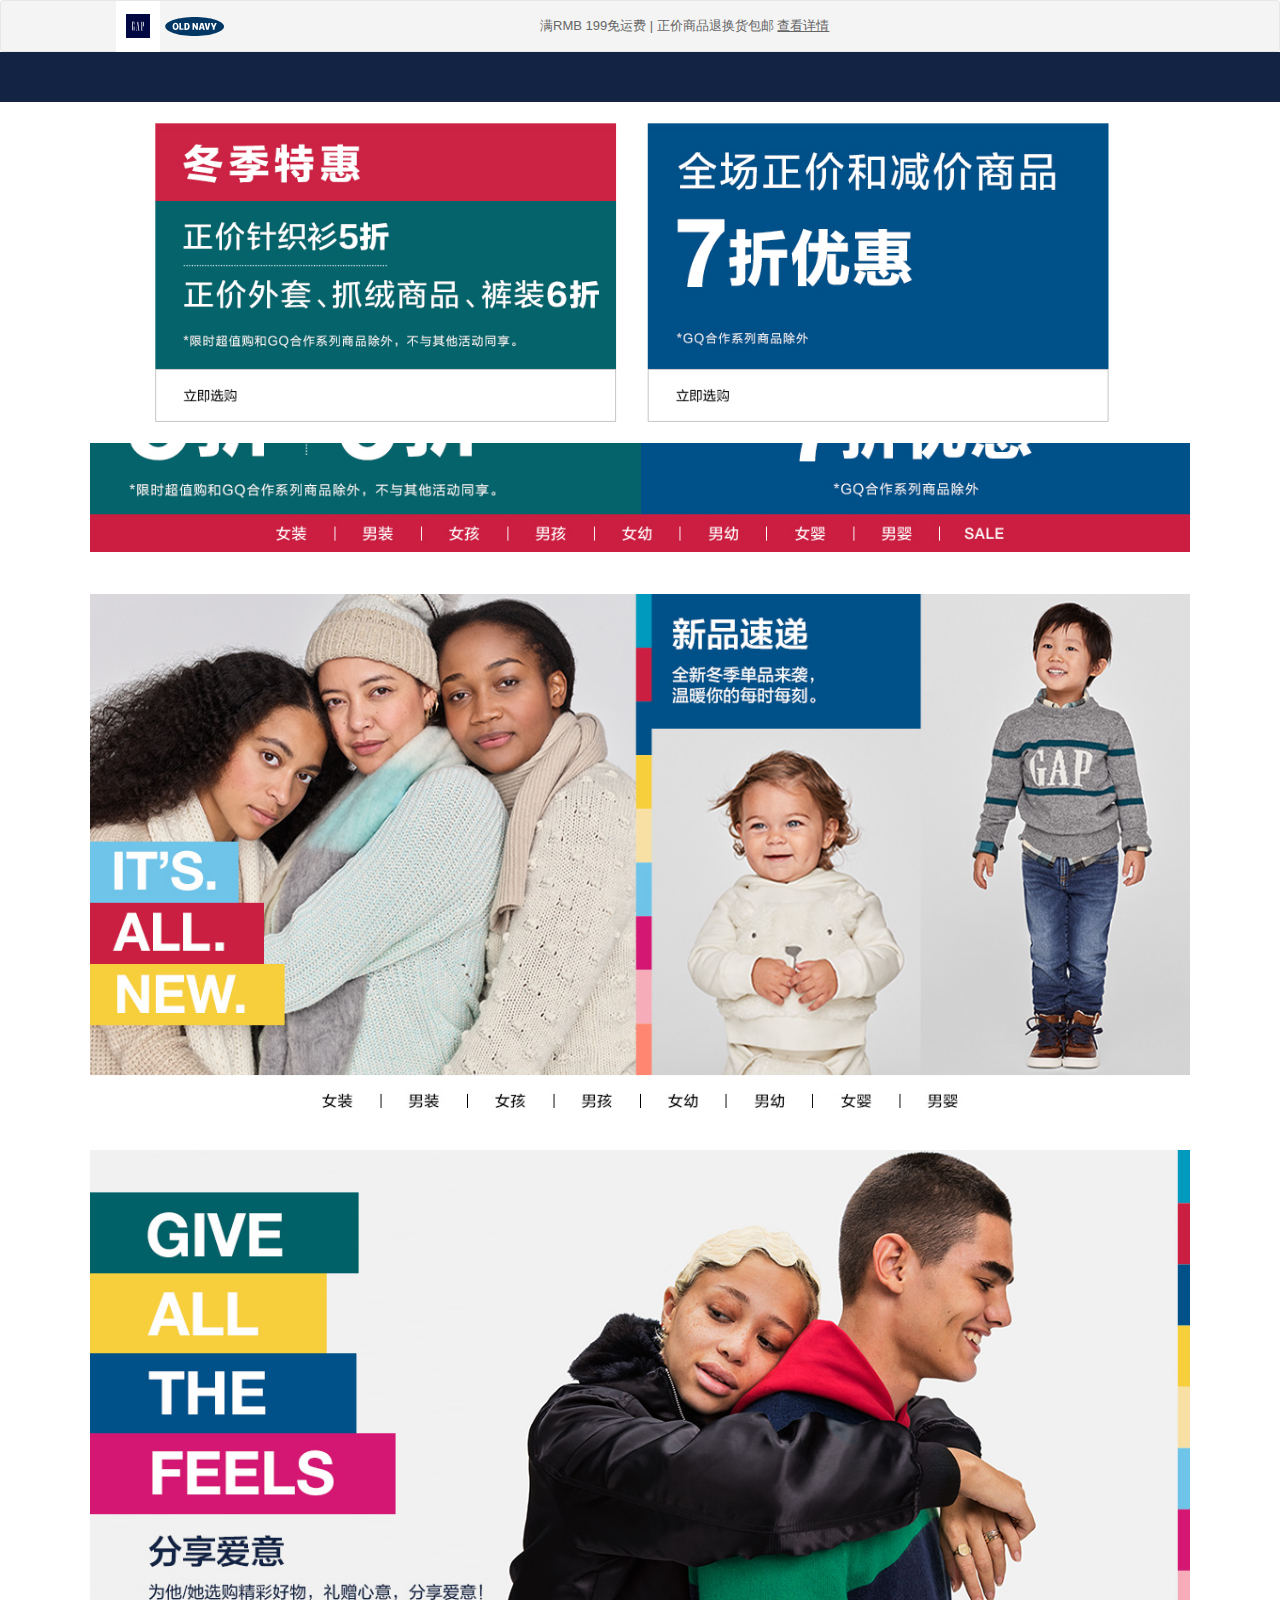
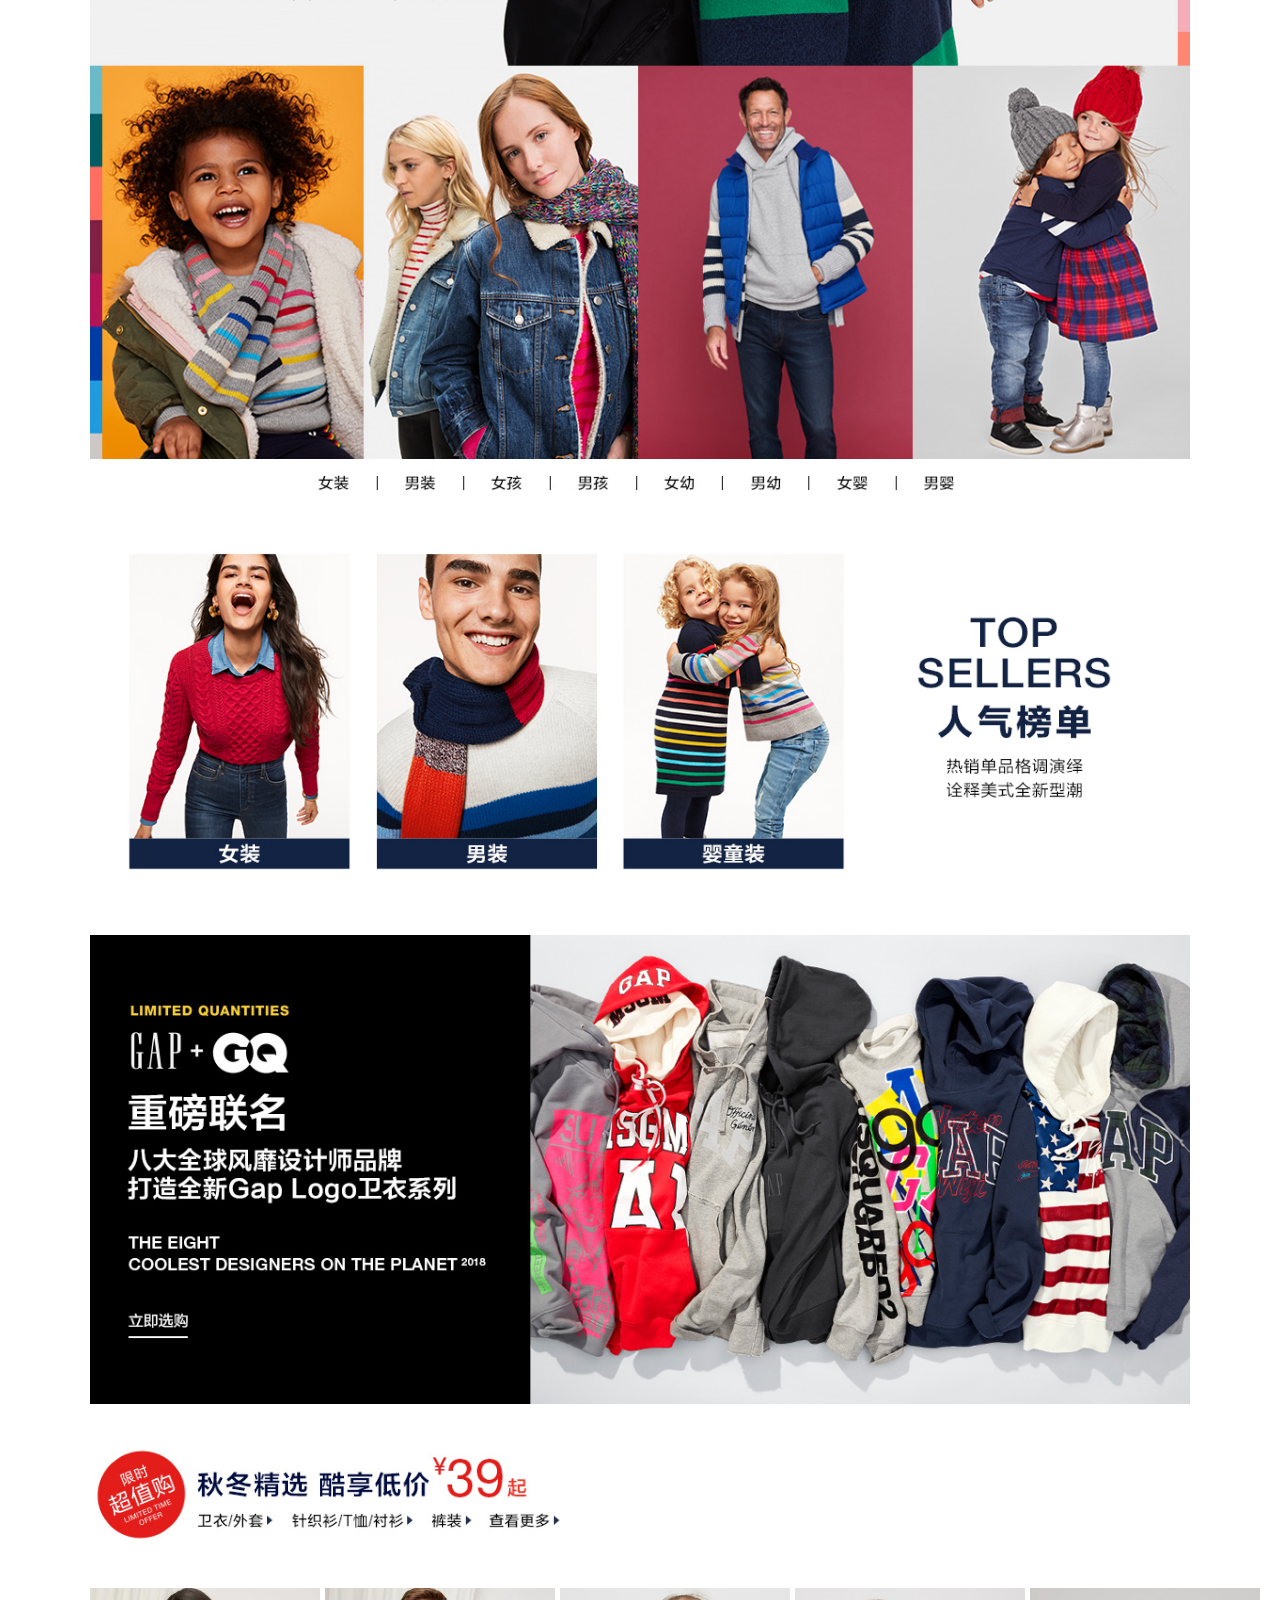
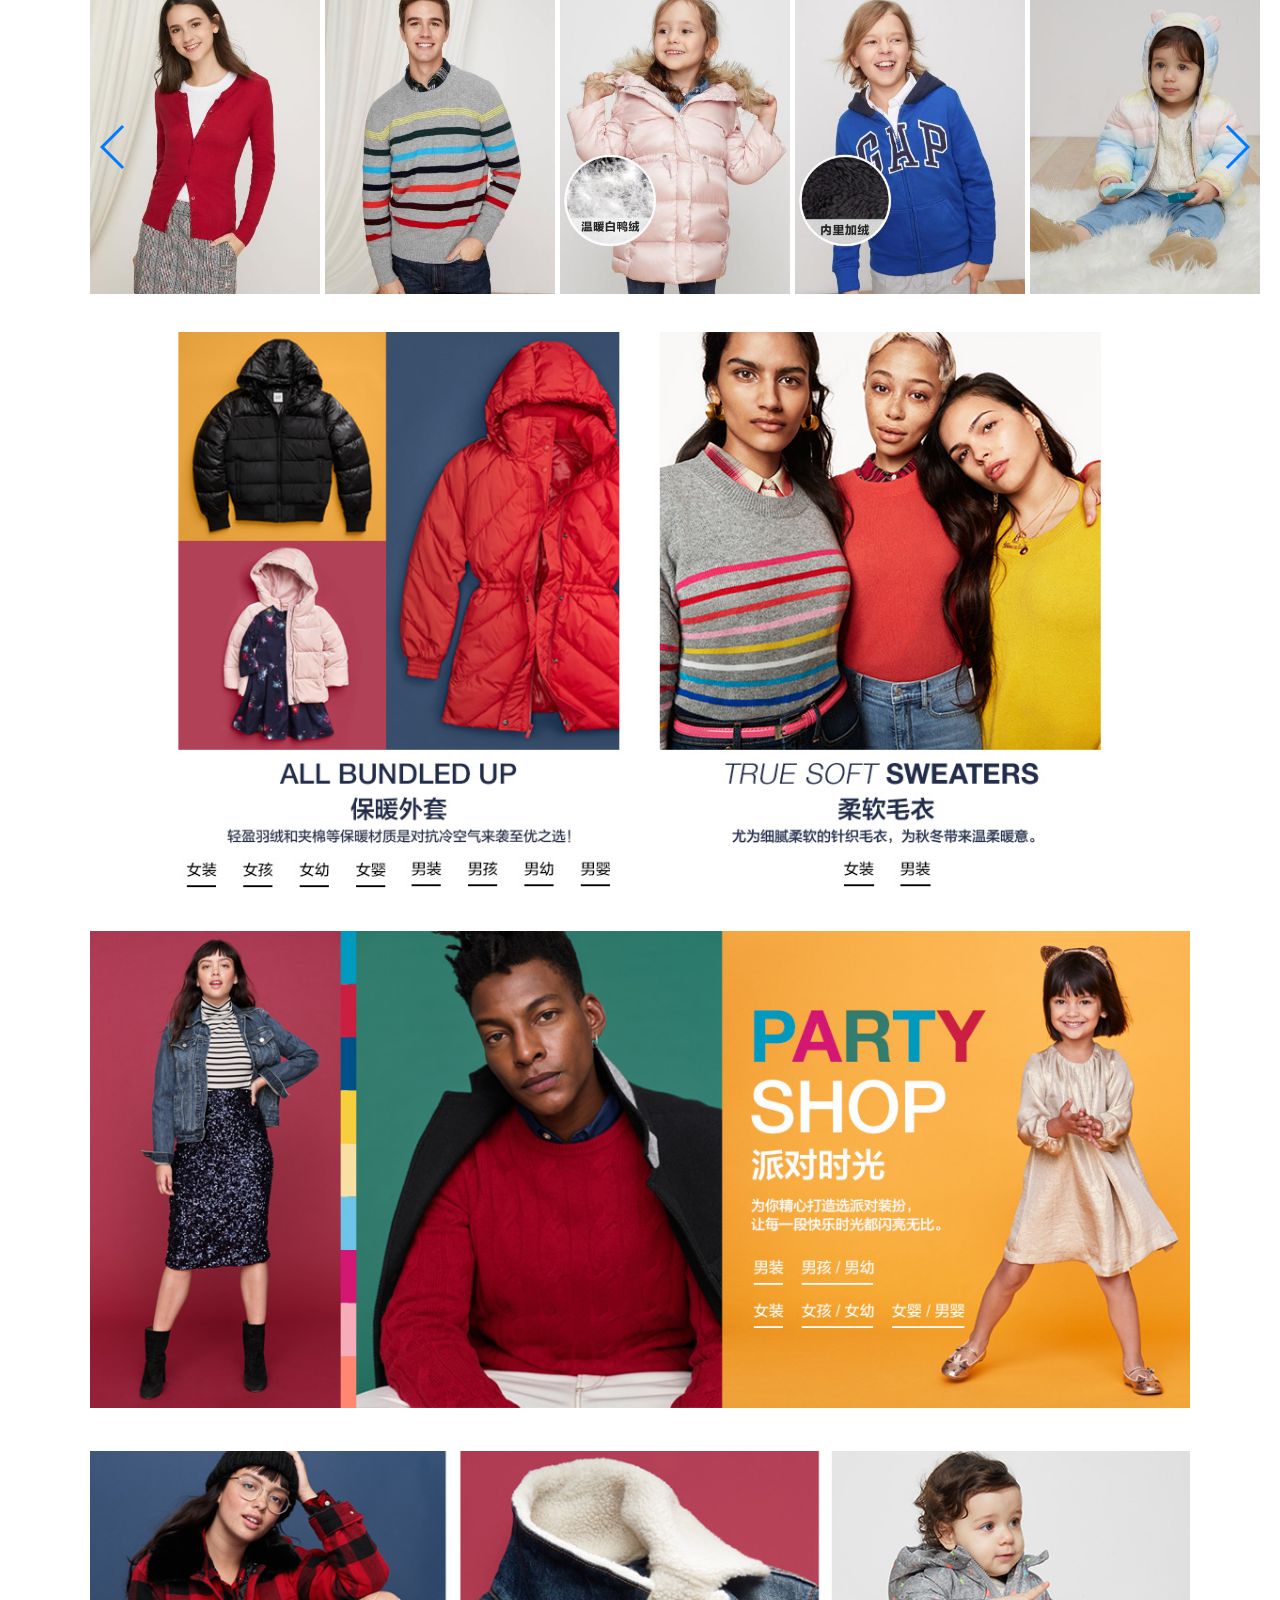
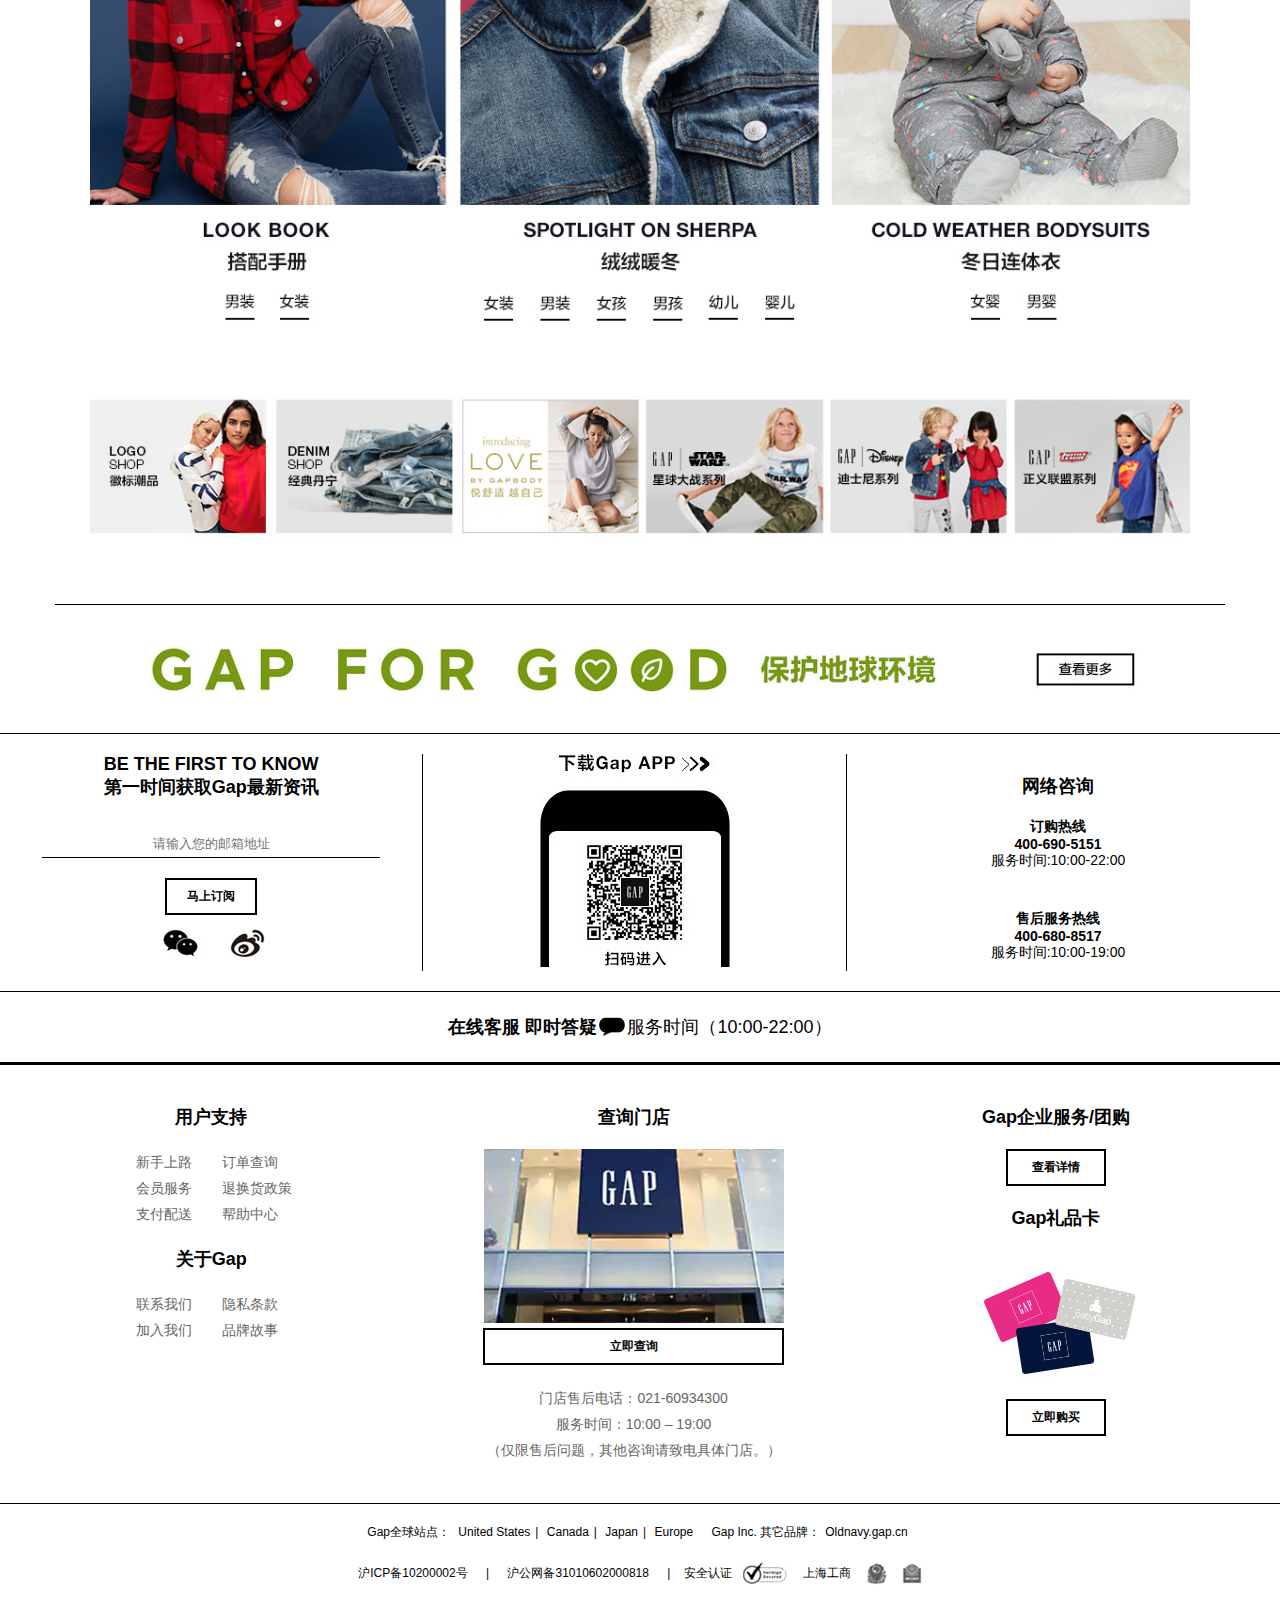
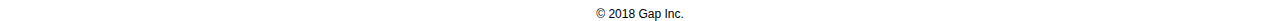
<file: index.html>
<!DOCTYPE html>
<html>
	<head>
		<meta charset="utf-8" />
		<title>首页 - Gap中国官网</title>
		<link rel="shortcut icon" href="img/GAP_logo.png" /> 
		<link rel="stylesheet" type="text/css" href="css/public.css"/>
		<link rel="stylesheet" type="text/css" href="css/index.css"/>
		<script src="js/jquery-1.11.0.min.js"></script>
		<script src="js/index.js" type="text/javascript" charset="utf-8"></script>
	</head>
	<body>
		<!--header-->
		<header>
			<div class="head_left">
				<a href="https://www.gap.cn/" title="Gap"><img src="img/Gap-logo.svg"/></a>
				<a href="https://oldnavy.gap.cn/" title="Old Gap"><img src="img/Old-Navy-logo.svg" /></a>
			</div>
			<div class="head_mid">
				满RMB 199免运费 | 正价商品退换货包邮 <a href="#">查看详情</a>
			</div>
			<div class="head_right">
				<div class="hr_login">
					<p class="signAndLogin">注册/登录</p>
					<p class="signAndLogin">我的账户<span></span></p>
					<div class="hidelogin">
						<a href="login.html" class="signAndLoginButton">注册&nbsp;&nbsp;/&nbsp;&nbsp;登录</a>
						<p style="border-top: 1px solid #ccc;margin-top: 10px;"><a href="">我的订单</a></p>
						<p><a href="javascript:;">帮助中心</a></p>
						<p><a href="javascript:;">会员服务</a></p>
						<p class="onlineserver">
							<a href="javascript:;">在线客服</a>
							<div class="warnDiv">
								<span class="reminder1"></span>
								<span class="reminder2">温馨提示：</span>
								Gap中国官网（Gap.cn）是Gap在大陆的正规网络销售平台，Gap工作人员不会以任何形式要求您购买Gap优惠券、或向您提供非官方网站链接（或二维码）要求您购买Gap商品。如有任何疑问，请您联系cs@gap.cn或致电400-680-8517。谢谢您的支持，祝您购物愉快！
							</div>
						</p>
						<p><a href="javascript:;">查找门店</a></p>
					</div>
				</div>
				<div class="hr_shopcar">
					<img src="img/shoppingcar.jpg"/>
				</div>
			</div>
		</header>
		<!--saleAd-->
		<div id="saleAd" class="saleAd">
			<div class="sSwitchImg">
				<img src="img/181126_SIT_11TOP-BANNER_CN_OPEN.jpg" style="display: block;" id="open"/>
				<img src="img/181126_SIT_11TOP-BANNER_CN_CLOSE.jpg" style="display: none;" id="close"/>
			</div>
			<div id="sale" class="sale">
				<img src="img/181206_HERO-BANNER_CN.jpg" alt="冬季特惠 SALE" style="width:100%;"/>
				<a class="img_1 a1" href="javascript:;" title="冬季特惠"></a>
				<a class="img_1 a2" href="javascript:;" title="SALE"></a>
			</div>
		</div>
		
		<!--logoAndSearch-->
		<div class="logoAndSearch">
			<a href="https://www.gap.cn/"><img src="img/logo.png" title="Gap" alt="GAP" class="logo"/></a>
			<div class="search">
				<input class="inp" type="text" placeholder="请输入关键词"/>
				<button></button>
			</div>
		</div>
		<!--nav-->
		<div id="nav" class="nav">
			<ul class="uls">
				<li class="navL">
					<a href="https://www.gap.cn/" class="navLa">首页</a><span>|</span>
				</li>
				<li class="navL">
					<a href="categroy.html" class="navLa">新品</a><span>|</span>
					<div class="lis1">
						<dl>
							<dt>
								<li><strong>分类索引</strong></li>
								<li><a href="javascript:;">女装</a></li>
								<li><a href="javascript:;">男装</a></li>
								<li><a href="javascript:;">女孩</a></li>
								<li><a href="javascript:;">男孩</a></li>
								<li><a href="javascript:;">女幼</a></li>
								<li><a href="javascript:;">男幼</a></li>
								<li><a href="javascript:;">女婴</a></li>
								<li><a href="javascript:;">男婴</a></li>
								<li><a href="javascript:;">GapFit</a></li>
								<li><a href="javascript:;">孕妇装</a></li>
							</dt>
							<dd><img class="detialImg" src="img/cnnew.jpg"/></dd>
						</dl>
					</div>
				</li>
				<li class="navL">
					<a href="categroy.html" class="navLa">女装</a><span>|</span>
					<div class="lis1">
						<dl>
							<dt>
								<li><strong>分类索引</strong></li>
								<li><a href="javascript:;">新品上市</a></li>
								<li><a href="javascript:;">徽标logo系列</a></li>
								<li><a href="javascript:;">卫衣</a></li>
								<li><a href="javascript:;">羽绒服/棉服</a></li>
								<li><a href="javascript:;">外套</a></li>
								<li><a href="javascript:;">针织衫/毛衣</a></li>
								<li><a href="javascript:;">T恤/背心</a></li>
								<li><a href="javascript:;">衬衫/上衣</a></li>
								<li><a href="javascript:;">裙装</a></li>
								<li><a href="javascript:;">休闲裤</a></li>
								<li><a href="javascript:;">1969牛仔裤</a></li>
							</dt>
							<dt>
								<li><a href="javascript:;"> </a></li>
								<li><a href="javascript:;">中/短裤</a></li>
								<li><a href="javascript:;">连体裤</a></li>
								<li><a href="javascript:;">GapFit运动系列</a></li>
								<li><a href="javascript:;">GapBody家居服/内衣</a></li>
								<li><a href="javascript:;">鞋品</a></li>
								<li><a href="javascript:;">配件</a></li>
							</dt>
							<dt>
								<li><strong>主题精选</strong></li>
								<li><a href="javascript:;">派对时光</a></li>
								<li><a href="javascript:;">礼物指南</a></li>
								<li><a href="javascript:;">运动型格</a></li>
								<li><a href="javascript:;">Look Book</a></li>
							</dt>
							<dt>
								<li><strong>优惠&活动</strong></li>
								<li><a href="javascript:;" style="color: #A0000A;">Sale</a></li>
								<li><a href="javascript:;">精选正价商品5折起</a></li>
								<li><a href="javascript:;">限时超值购</a></li>
							</dt>
							<dd><img class="detialImg" src="img/cnwomen.jpg"/></dd>
						</dl>
					</div>
				</li>
				<li class="navL">
					<a href="categroy.html" class="navLa">GapFit</a><span>|</span>
					<div class="lis1">
						<dl>
							<dt>
								<li><strong>分类索引</strong></li>
								<li><a href="javascript:;">女装</a></li>
								<li><a href="javascript:;">男装</a></li>
								<li><a href="javascript:;">女孩</a></li>
								<li><a href="javascript:;">男孩</a></li>
								<li><a href="javascript:;">孕妇装</a></li>
							</dt>
							<dd><img class="detialImg" src="img/cngapfit.jpg"/></dd>
						</dl>
					</div>
				</li>
				<li class="navL">
					<a href="categroy.html" class="navLa">男装</a><span>|</span>
					<div class="lis1">
						<dl>
							<dt>
								<li><strong>分类索引</strong></li>
								<li><a href="javascript:;">新品上市</a></li>
								<li><a href="javascript:;">徽标logo系列</a></li>
								<li><a href="detail.html">卫衣</a></li>
								<li><a href="javascript:;">羽绒服/棉服</a></li>
								<li><a href="javascript:;">外套</a></li>
								<li><a href="javascript:;">针织衫/毛衣</a></li>
								<li><a href="javascript:;">T恤/背心</a></li>
								<li><a href="javascript:;">衬衫</a></li>
								<li><a href="javascript:;">休闲裤</a></li>
								<li><a href="javascript:;">1969牛仔裤</a></li>
								<li><a href="javascript:;">轻盈卡其</a></li>
							</dt>
							<dt>
								<li><a href="javascript:;"> </a></li>
								<li><a href="javascript:;">中/短裤</a></li>
								<li><a href="javascript:;">GapFit运动系列</a></li>
								<li><a href="javascript:;">家居服/睡衣</a></li>
								<li><a href="javascript:;">内裤/袜子</a></li>
								<li><a href="javascript:;">配饰</a></li>
							</dt>
							<dt>
								<li><strong>主题精选</strong></li>
								<li><a href="javascript:;">Gap X GQ</a></li>
								<li><a href="javascript:;">派对时光</a></li>
								<li><a href="javascript:;">礼物指南</a></li>
								<li><a href="javascript:;">Look Book</a></li>
							</dt>
							<dt>
								<li><strong>优惠&活动</strong></li>
								<li><a href="javascript:;" style="color: #A0000A;">Sale</a></li>
								<li><a href="javascript:;">精选正价商品5折起</a></li>
								<li><a href="javascript:;">限时超值购</a></li>
							</dt>
							<dd><img class="detialImg" src="img/cnmen.jpg"/></dd>
						</dl>
					</div>
				</li>
				<li class="navL">
					<a href="categroy.html" class="navLa">女孩</a><span>|</span>
					<div class="lis1">
						<dl>
							<dt>
								<li><strong>分类索引</strong></li>
								<li><a href="javascript:;">新品上市</a></li>
								<li><a href="javascript:;">徽标logo系列</a></li>
								<li><a href="javascript:;">羽绒服/棉服</a></li>
								<li><a href="javascript:;">卫衣</a></li>
								<li><a href="javascript:;">外套</a></li>
								<li><a href="javascript:;">针织衫/毛衣</a></li>
								<li><a href="javascript:;">T恤/背心</a></li>
								<li><a href="javascript:;">衬衫/上衣</a></li>
								<li><a href="javascript:;">裙裤</a></li>
								<li><a href="javascript:;">休闲裤</a></li>
								<li><a href="javascript:;">1969牛仔裤</a></li>
							</dt>
							<dt>
								<li><a href="javascript:;"> </a></li>
								<li><a href="javascript:;">中/短裤</a></li>
								<li><a href="javascript:;">连体裤</a></li>
								<li><a href="javascript:;">GapFit运动系列</a></li>
								<li><a href="javascript:;">家居套装/内衣</a></li>
								<li><a href="javascript:;">袜子/裤袜</a></li>
								<li><a href="javascript:;">配件</a></li>
								<li><a href="javascript:;">鞋品</a></li>
								<li><a href="javascript:;">泳装</a></li>
							</dt>
							<dt>
								<li><strong>主题精选</strong></li>
								<li><a href="javascript:;">派对时光</a></li>
								<li><a href="javascript:;">礼物指南</a></li>
								<li><a href="javascript:;">Gap x Disney合作系列</a></li>
								<li><a href="javascript:;">Gap x JusticeLeague合作系列</a></li>
								<li><a href="javascript:;">Gap x Star Wars限定联名系列</a></li>
								<li><a href="javascript:;">Gap x SJP合作系列</a></li>
							</dt>
							<dt>
								<li><strong>优惠&活动</strong></li>
								<li><a href="javascript:;" style="color: #A0000A;">Sale</a></li>
								<li><a href="javascript:;">精选正价商品5折起</a></li>
								<li><a href="javascript:;">限时超值购</a></li>
							</dt>
							<dd><img class="detialImg" src="img/cngirls.jpg"/></dd>
						</dl>
					</div>
				</li>
				<li class="navL">
					<a href="categroy.html" class="navLa">男孩</a><span>|</span>
					<div class="lis1">
						<dl>
							<dt>
								<li><strong>分类索引</strong></li>
								<li><a href="javascript:;">新品上市</a></li>
								<li><a href="javascript:;">徽标logo系列</a></li>
								<li><a href="javascript:;">羽绒服/棉服</a></li>
								<li><a href="javascript:;">卫衣</a></li>
								<li><a href="javascript:;">外套</a></li>
								<li><a href="javascript:;">针织衫/毛衣</a></li>
								<li><a href="javascript:;">T恤/背心/POLO衫</a></li>
								<li><a href="javascript:;">衬衫</a></li>
								<li><a href="javascript:;">休闲裤</a></li>
								<li><a href="javascript:;">牛仔裤</a></li>
								<li><a href="javascript:;">中/短裤</a></li>
							</dt>
							<dt>
								<li><a href="javascript:;"> </a></li>
								<li><a href="javascript:;">GapFit运动系列</a></li>
								<li><a href="javascript:;">家居套装/睡衣</a></li>
								<li><a href="javascript:;">内裤/袜子</a></li>
								<li><a href="javascript:;">鞋/配件</a></li>
							</dt>
							<dt>
								<li><strong>主题精选</strong></li>
								<li><a href="javascript:;">派对时光</a></li>
								<li><a href="javascript:;">礼物指南</a></li>
								<li><a href="javascript:;">Gap x Disney合作系列</a></li>
								<li><a href="javascript:;">Gap x JusticeLeague合作系列</a></li>
								<li><a href="javascript:;">Gap x Star Wars限定联名系列</a></li>
								<li><a href="javascript:;">Gap x SJP合作系列</a></li>
							</dt>
							<dt>
								<li><strong>优惠&活动</strong></li>
								<li><a href="javascript:;" style="color: #A0000A;">Sale</a></li>
								<li><a href="javascript:;">精选正价商品5折起</a></li>
								<li><a href="javascript:;">限时超值购</a></li>
							</dt>
							<dd><img class="detialImg" src="img/cnboys.jpg"/></dd>
						</dl>
					</div>
				</li>
				<li class="navL">
					<a href="categroy.html" class="navLa">幼儿</a><span>|</span>
					<div class="lis1">
						<dl style="padding: 0 50px;">
							<dt>
								<li><strong>分类索引</strong></li>
								<li><a href="javascript:;"><strong>女幼(1-5岁)</strong></a></li>
								<li><a href="javascript:;">女幼新品</a></li>
								<li><a href="javascript:;">徽标logo系列</a></li>
								<li><a href="javascript:;">羽绒服/棉服</a></li>
								<li><a href="javascript:;">卫衣/外套</a></li>
								<li><a href="javascript:;">针织衫/毛衣</a></li>
								<li><a href="javascript:;">T恤/背心</a></li>
								<li><a href="javascript:;">衬衫/上衣</a></li>
								<li><a href="javascript:;">裙装</a></li>
								<li><a href="javascript:;">休闲/打底裤</a></li>
								<li><a href="javascript:;">牛仔裤</a></li>
								<li><a href="javascript:;">连体/背带裤</a></li>
							</dt>
							<dt>
								<li><a href="javascript:;"> </a></li>
								<li><a href="javascript:;"> </a></li>
								<li><a href="javascript:;">中/短裤</a></li>
								<li><a href="javascript:;">内衣/家居套装</a></li>
								<li><a href="javascript:;">袜子/裤袜</a></li>
								<li><a href="javascript:;">配件</a></li>
								<li><a href="javascript:;">泳装</a></li>
							</dt>
							<dt>
								<li><strong>分类索引</strong></li>
								<li><a href="javascript:;"><strong>男幼(1-5岁)</strong></a></li>
								<li><a href="javascript:;">男幼新品</a></li>
								<li><a href="javascript:;">徽标logo系列</a></li>
								<li><a href="javascript:;">羽绒服/棉服</a></li>
								<li><a href="javascript:;">卫衣/外套</a></li>
								<li><a href="javascript:;">针织衫/毛衣</a></li>
								<li><a href="javascript:;">T恤/背心</a></li>
								<li><a href="javascript:;">衬衫</a></li>
								<li><a href="javascript:;">休闲裤</a></li>
								<li><a href="javascript:;">牛仔裤</a></li>
								<li><a href="javascript:;">中/短裤</a></li>
								<li><a href="javascript:;">内衣/家居套装</a></li>
							</dt>
							<dt>
								<li><a href="javascript:;"> </a></li>
								<li><a href="javascript:;"> </a></li>
								<li><a href="javascript:;">内裤/袜子</a></li>
								<li><a href="javascript:;">配件</a></li>
								<li><a href="javascript:;">泳装</a></li>
							</dt>
							<dt style="width: 300px;">
								<li><strong>主题精选</strong></li>
								<li><a href="javascript:;">派对时光</a></li>
								<li><a href="javascript:;">礼物指南</a></li>
								<li><a href="javascript:;">Gap x Disney合作系列</a></li>
								<li><a href="javascript:;">Gap x JusticeLeague合作系列</a></li>
								<li><a href="javascript:;">Gap x Star Wars限定联名系列</a></li>
								<li><a href="javascript:;">Gap x SJP合作系列</a></li>
							</dt>
							<dt>
								<li><strong>优惠&活动</strong></li>
								<li><a href="javascript:;" style="color: #A0000A;">女幼Sale</a></li>
								<li><a href="javascript:;" style="color: #A0000A;">男幼Sale</a></li>
								<li><a href="javascript:;">精选正价商品5折起</a></li>
								<li><a href="javascript:;">限时超值购</a></li>
							</dt>
							<dd><img class="detialImg" src="img/cntoddler.jpg"/></dd>
						</dl>
					</div>
				</li>
				<li class="navL">
					<a href="categroy.html" class="navLa">婴儿</a><span>|</span>
					<div class="lis1">
						<dl style="padding: 0 50px;">
							<dt>
								<li><strong>分类索引</strong></li>
								<li><a href="javascript:;"><strong>女婴(0-24月)</strong></a></li>
								<li><a href="javascript:;">女婴新品</a></li>
								<li><a href="javascript:;">徽标logo系列</a></li>
								<li><a href="javascript:;">羽绒服/棉服</a></li>
								<li><a href="javascript:;">连体衣</a></li>
								<li><a href="javascript:;">卫衣/外套</a></li>
								<li><a href="javascript:;">针织衫/毛衣</a></li>
								<li><a href="javascript:;">上衣</a></li>
								<li><a href="javascript:;">裙装</a></li>
								<li><a href="javascript:;">牛仔裤</a></li>
								<li><a href="javascript:;">休闲/打底裤</a></li>
								<li><a href="javascript:;">中/短裤</a></li>
							</dt>
							<dt>
								<li><a href="javascript:;"> </a></li>
								<li><a href="javascript:;"> </a></li>
								<li><a href="javascript:;">内衣/家居套装</a></li>
								<li><a href="javascript:;">配件</a></li>
							</dt>
							<dt>
								<li><strong>分类索引</strong></li>
								<li><a href="javascript:;"><strong>男婴(0-24月)</strong></a></li>
								<li><a href="javascript:;">男婴新品</a></li>
								<li><a href="javascript:;">徽标logo系列</a></li>
								<li><a href="javascript:;">羽绒服/棉服</a></li>
								<li><a href="javascript:;">卫衣/外套</a></li>
								<li><a href="javascript:;">针织衫/毛衣</a></li>
								<li><a href="javascript:;">上衣</a></li>
								<li><a href="javascript:;">牛仔裤</a></li>
								<li><a href="javascript:;">休闲/打底裤</a></li>
								<li><a href="javascript:;">中/短裤</a></li>
								<li><a href="javascript:;">内衣/家居套装</a></li>
							</dt>
							<dt>
								<li><a href="javascript:;"> </a></li>
								<li><a href="javascript:;"> </a></li>
								<li><a href="javascript:;">配件</a></li>
							</dt>
							<dt style="width: 300px;">
								<li><strong>主题精选</strong></li>
								<li><a href="javascript:;">派对时光</a></li>
								<li><a href="javascript:;">礼物指南</a></li>
								<li><a href="javascript:;">Gap x Disney合作系列</a></li>
								<li><a href="javascript:;">Gap x Star Wars限定联名系列</a></li>
								<li><a href="javascript:;">熊耳宝贝</a></li>
							</dt>
							<dt>
								<li><strong>优惠&活动</strong></li>
								<li><a href="javascript:;" style="color: #A0000A;">女婴Sale</a></li>
								<li><a href="javascript:;" style="color: #A0000A;">男婴Sale</a></li>
								<li><a href="javascript:;">精选正价商品5折起</a></li>
								<li><a href="javascript:;">限时超值购</a></li>
							</dt>
							<dd><img class="detialImg" src="img/cnbaby.jpg"/></dd>
						</dl>
					</div>
				</li>
				<li class="navL">
					<a href="categroy.html" class="navLa">孕妇装</a><span>|</span>
					<div class="lis1">
						<dl>
							<dt>
								<li><strong>分类索引</strong></li>
								<li><a href="javascript:;">新品上市</a></li>
								<li><a href="javascript:;">卫衣/外套</a></li>
								<li><a href="javascript:;">针织衫/毛衣</a></li>
								<li><a href="javascript:;">T恤/背心</a></li>
								<li><a href="javascript:;">衬衫/上衣</a></li>
								<li><a href="javascript:;">裙装</a></li>
								<li><a href="javascript:;">牛仔裤</a></li>
								<li><a href="javascript:;">休闲裤</a></li>
								<li><a href="javascript:;">GapFit运动系列</a></li>
								<li><a href="javascript:;">中/短裤</a></li>
							</dt>
							<dt>
								<li><strong>优惠&活动</strong></li>
								<li><a href="javascript:;" style="color: #A0000A;">Sale</a></li>
							</dt>
							<dd><img class="detialImg" src="img/cnyf.jpg"/></dd>
						</dl>
					</div>
				</li>
				<li class="navL">
					<a href="categroy.html" class="navLa">Sale</a><span></span>
					<div class="lis1">
						<dl>
							<dt>
								<li><strong>分类索引</strong></li>
								<li><a href="javascript:;">女装</a></li>
								<li><a href="javascript:;">男装</a></li>
								<li><a href="javascript:;">女孩</a></li>
								<li><a href="javascript:;">男孩</a></li>
								<li><a href="javascript:;">女幼</a></li>
								<li><a href="javascript:;">男幼</a></li>
								<li><a href="javascript:;">女婴</a></li>
								<li><a href="javascript:;">男婴</a></li>
								<li><a href="javascript:;">GapFit</a></li>
								<li><a href="javascript:;">孕妇装</a></li>
							</dt>
							<dt>
								<li><strong>优惠&活动</strong></li>
								<li><a href="javascript:;" style="color: #A0000A;">Sale</a></li>
								<li><a href="javascript:;">限时超值购</a></li>
								<li><a href="javascript:;">精选正价商品5折起</a></li>
							</dt>
							<dd><img class="detialImg" src="img/cnsale.jpg"/></dd>
						</dl>
					</div>
				</li>
				<li class="navL_img">
					<a href="shopcar.html" class="navLa"><img src="img/shopcar.png"/></a>
				</li>
			</ul>
		</div>

		<!--adAndNav-->
		<div class="adAndNav">
			<a href="javascript:;" class="bgad" title="正价针织衫5折"><img src="img/181206_HP-BANNER_CN.jpg" style="width: 100%;"/></a>
			<a href="javascript:;" class="navlist list1" title="女装"></a>
			<a href="javascript:;" class="navlist list2" title="男装"></a>
			<a href="javascript:;" class="navlist list3" title="女孩"></a>
			<a href="javascript:;" class="navlist list4" title="男孩"></a>
			<a href="javascript:;" class="navlist list5" title="女幼"></a>
			<a href="javascript:;" class="navlist list6" title="男幼"></a>
			<a href="javascript:;" class="navlist list7" title="女婴"></a>
			<a href="javascript:;" class="navlist list8" title="男婴"></a>
			<a href="javascript:;" class="navlist list9" title="SALE"></a>
		</div>
		<!--contentOne-->
		<div class="adAndNav">
			<a href="javascript:;" class="bgad" title="新品速递"><img src="img/181121_HP_feature2.jpg" style="width: 100%;"/></a>
			<a href="javascript:;" class="content list11" title="女装"></a>
			<a href="javascript:;" class="content list12" title="男装"></a>
			<a href="javascript:;" class="content list13" title="女孩"></a>
			<a href="javascript:;" class="content list14" title="男孩"></a>
			<a href="javascript:;" class="content list15" title="女幼"></a>
			<a href="javascript:;" class="content list16" title="男幼"></a>
			<a href="javascript:;" class="content list17" title="女婴"></a>
			<a href="javascript:;" class="content list18" title="男婴"></a>
		</div>
		<!--contentTwo-->
		<div class="adAndNav">
			<a href="javascript:;" class="bgad" title="分享爱意"><img src="img/181121_HP_feature1.jpg" style="width: 100%;"/></a>
			<a href="javascript:;" class="content list11" title="女装"></a>
			<a href="javascript:;" class="content list12" title="男装"></a>
			<a href="javascript:;" class="content list13" title="女孩"></a>
			<a href="javascript:;" class="content list14" title="男孩"></a>
			<a href="javascript:;" class="content list15" title="女幼"></a>
			<a href="javascript:;" class="content list16" title="男幼"></a>
			<a href="javascript:;" class="content list17" title="女婴"></a>
			<a href="javascript:;" class="content list18" title="男婴"></a>
		</div>
		<!--contentThree-->
		<div class="adAndNav">
			<a href="javascript:;"><img src="img/181126_TOP-SELLERS.jpg" title="人气榜单" style="width: 100%;"/></a>
			<a href="javascript:;" class="topSell girlSell" title="女装"></a>
			<a href="javascript:;" class="topSell boysSell" title="男装"></a>
			<a href="javascript:;" class="topSell babySell" title="婴童装"></a>
		</div>
		<!--img1-->
		<div class="adAndNav">
			<a href="javascript:;" title="GQ"><img src="img/181128_HP_GQ.jpg" style="width: 100%;"/></a>
		</div>
		<!--img2-->
		<div class="adAndNav">
			<a href="javascript:;" title="限时超值购"><img src="img/181017_SIT_SUB-BANNER_CN.jpg" style="width: 100%;"/></a>
		</div>
		<!--slider-->
		<div class="bgslider">
			
		</div>
		<!--contentFour-->
		<div class="adAndNav">
			<img src="img/181121_HP_feature31.jpg" alt="加载失败" style="width: 100%;"/>
			<a href="javascript:;" class="winterStuff bundledup" title="保暖外套"></a>
			<a href="javascript:;" class="winterStuff softsweaters" title="柔软毛衣"></a>
			<a href="javascript:;" class="contentFour list41" title="女装"></a>
			<a href="javascript:;" class="contentFour list42" title="女孩"></a>
			<a href="javascript:;" class="contentFour list43" title="女幼"></a>
			<a href="javascript:;" class="contentFour list44" title="女婴"></a>
			<a href="javascript:;" class="contentFour list45" title="男装"></a>
			<a href="javascript:;" class="contentFour list46" title="男孩"></a>
			<a href="javascript:;" class="contentFour list47" title="男幼"></a>
			<a href="javascript:;" class="contentFour list48" title="男婴"></a>
			<a href="javascript:;" class="contentFour list49" title="女装"></a>
			<a href="javascript:;" class="contentFour list410" title="男装"></a>
		</div>
		<!--contentFive-->
		<div class="adAndNav">
			<a href="javascript:;"><img src="img/181121_HP_feature4.jpg" alt="加载失败" title="派对时光" style="width: 100%;"/></a>
			<a href="javascript:;" class="contentFive list51" title="男装"></a>
			<a href="javascript:;" class="contentFive list52" title="男孩/男幼"></a>
			<a href="javascript:;" class="contentFive list53" title="女孩"></a>
			<a href="javascript:;" class="contentFive list54" title="女孩/女幼"></a>
			<a href="javascript:;" class="contentFive list55" title="女婴/男婴"></a>
		</div>
		<!--contentSix-->
		<div class="adAndNav">
			<img src="img/181121_HP_feature5.jpg" alt="加载失败" style="width: 100%;"/>
			<a href="javascript:;" class="winterClothes lookbook" title="LOOK BOOK搭配手册"></a>
			<a href="javascript:;" class="winterClothes spotonsherpa" title="绒绒暖冬"></a>
			<a href="javascript:;" class="winterClothes bodysuits" title="冬日连体衣"></a>
			<a href="javascript:;" class="contentSix list61" title="男装"></a>
			<a href="javascript:;" class="contentSix list62" title="女装"></a>
			<a href="javascript:;" class="contentSix list63" title="女装"></a>
			<a href="javascript:;" class="contentSix list64" title="男装"></a>
			<a href="javascript:;" class="contentSix list65" title="女孩"></a>
			<a href="javascript:;" class="contentSix list66" title="男孩"></a>
			<a href="javascript:;" class="contentSix list67" title="幼儿"></a>
			<a href="javascript:;" class="contentSix list68" title="婴儿"></a>
			<a href="javascript:;" class="contentSix list69" title="女婴"></a>
			<a href="javascript:;" class="contentSix list610" title="男婴"></a>
		</div>
		<!--contentSeries-->
		<div class="adAndNav">
			<img src="img/181122_HP_BOTTOM-FIXED-BANNERS.jpg" style="width: 100%;"/>
			<a href="javascript:;" class="contentSeries lists1" title="徽标潮品"></a>
			<a href="javascript:;" class="contentSeries lists2" title="经典丹宁"></a>
			<a href="javascript:;" class="contentSeries lists3" title="love body"></a>
			<a href="javascript:;" class="contentSeries lists4" title="星球大战系列"></a>
			<a href="javascript:;" class="contentSeries lists5" title="迪士尼系列"></a>
			<a href="javascript:;" class="contentSeries lists6" title="正义联盟系列"></a>
		</div>
		<!--goodForEarth-->
		<div class="goodForEarth">
			<a href="https://www.gap.cn/gapforgood"><img src="img/181108_HP_footer_gap-for-good.jpg" style="width: 100%;"/></a>
		</div>
			
		<!--footer-->
		<div class="footer">
			<div class="info">
				<div class="info_left">
					<p>BE THE FIRST TO KNOW</p>
					<p>第一时间获取Gap最新资讯</p>
					<form action="">
						<input type="text" name="email" id="email" title="请输入您的邮箱地址" placeholder="请输入您的邮箱地址" />
						<input type="button" class="footTagButton" title="马上订阅" value="马上订阅"/>
					</form>
					<a href="javascript:;" class="infoLTagA">
						<img src="img/FOOTER_wechat.jpg"/>
						<img src="img/weixin_new.png" class="wechatPublic"/>
					</a>
					<a href="javascript:;" class="infoLTagA"><img src="img/FOOTER_weibo.jpg"/></a>
				</div>
				<div class="info_mid">
					<a href="javascript:;"><img src="img/FOOTER_downloadApp_news.jpg"/></a>
				</div>
				<div class="info_right">
					<h3>网络咨询</h3>
					<div class="infoR_div1">
						<p><strong>订购热线</strong></p>
						<p><strong>400-690-5151</strong></p>
						<p>服务时间:10:00-22:00</p>
					</div>
					<div class="infoR_div2">
						<p><strong>售后服务热线</strong></p>
						<p><strong>400-680-8517</strong></p>
						<p>服务时间:10:00-19:00</p>
					</div>
				</div>
			</div>
			<div class="onlinewaiter">
				<a href="javascript:;" class="onlineA"><strong>在线客服 即时答疑</strong><img src="img/FOOTER_service.jpg"/></a><span class="onlineSpan">服务时间（10:00-22:00）</span>
				<div class="warnDiv">
					<span class="reminder1"></span>
					<span class="reminder2">温馨提示：</span>
					Gap中国官网（Gap.cn）是Gap在大陆的正规网络销售平台，Gap工作人员不会以任何形式要求您购买Gap优惠券、或向您提供非官方网站链接（或二维码）要求您购买Gap商品。如有任何疑问，请您联系cs@gap.cn或致电400-680-8517。谢谢您的支持，祝您购物愉快！
				</div>
			</div>
			<div class="storeInfo">
				<div class="stoIn_div">
					<h3>用户支持</h3>
					<ul class="store_uls">
						<li><a href="javascript:;">新手上路</a></li>
						<li><a href="javascript:;">订单查询</a></li>
						<li><a href="javascript:;">会员服务</a></li>
						<li><a href="javascript:;">退换货政策</a></li>
						<li><a href="javascript:;">支付配送</a></li>
						<li><a href="javascript:;">帮助中心</a></li>
					</ul>
					<h3>关于Gap</h3>
					<ul class="store_uls">
						<li><a href="javascript:;">联系我们</a></li>
						<li><a href="javascript:;">隐私条款</a></li>
						<li><a href="javascript:;">加入我们</a></li>
						<li><a href="javascript:;">品牌故事</a></li>
					</ul>
				</div>
				<div class="stoIn_div">
					<h3>查询门店</h3>
					<div class="check_store">
						<a href="javascript:;"><img src="img/FOOTER_store.jpg"/></a>
						<a href="javascript:;" title="立即查询" class="footTagButton">立即查询</a>
					</div>
					<div class="store_tel">
						<p>门店售后电话：021-60934300</p>
						<p>服务时间：10:00 – 19:00</p>
						<p>（仅限售后问题，其他咨询请致电具体门店。）</p>
					</div>
				</div>
				<div class="stoIn_div">
					<h3>Gap企业服务/团购</h3>
					<a href="javascript:;" class="footTagButton giftButton">查看详情</a>
					<h3>Gap礼品卡</h3>
					<a href="javascript:;"><img src="img/FOOTER3_giftcard_new_1128.jpg"/></a>
					<a href="javascript:;" class="footTagButton giftButton">立即购买</a>
				</div>
			</div>
			<div class="copyRight">
				<p>Gap全球站点： <a href="javascript:;">United States</a>| <a href="javascript:;">Canada</a>| <a href="javascript:;">Japan</a>| <a href="javascript:;">Europe</a>&nbsp;&nbsp;&nbsp;&nbsp;Gap Inc. 其它品牌：<a href="javascript:;">Oldnavy.gap.cn</a></p>
				<p><a href="javascript:;">沪ICP备10200002号</a> | <a href="javascript:;">沪公网备31010602000818</a> |&nbsp;&nbsp;&nbsp;&nbsp;安全认证<img src="img/FOOTER_safe.jpg" style="margin-left: 10px;" /><a href="javascript:;" title="上海工商">上海工商</a><img src="img/FOOTER_01.jpg"/><a href=""><img src="img/FOOTER_02.jpg"/></a></p>
				<p>&copy; 2018 Gap Inc.</p>
			</div>
		</div>
	</body>
</html>
</file>
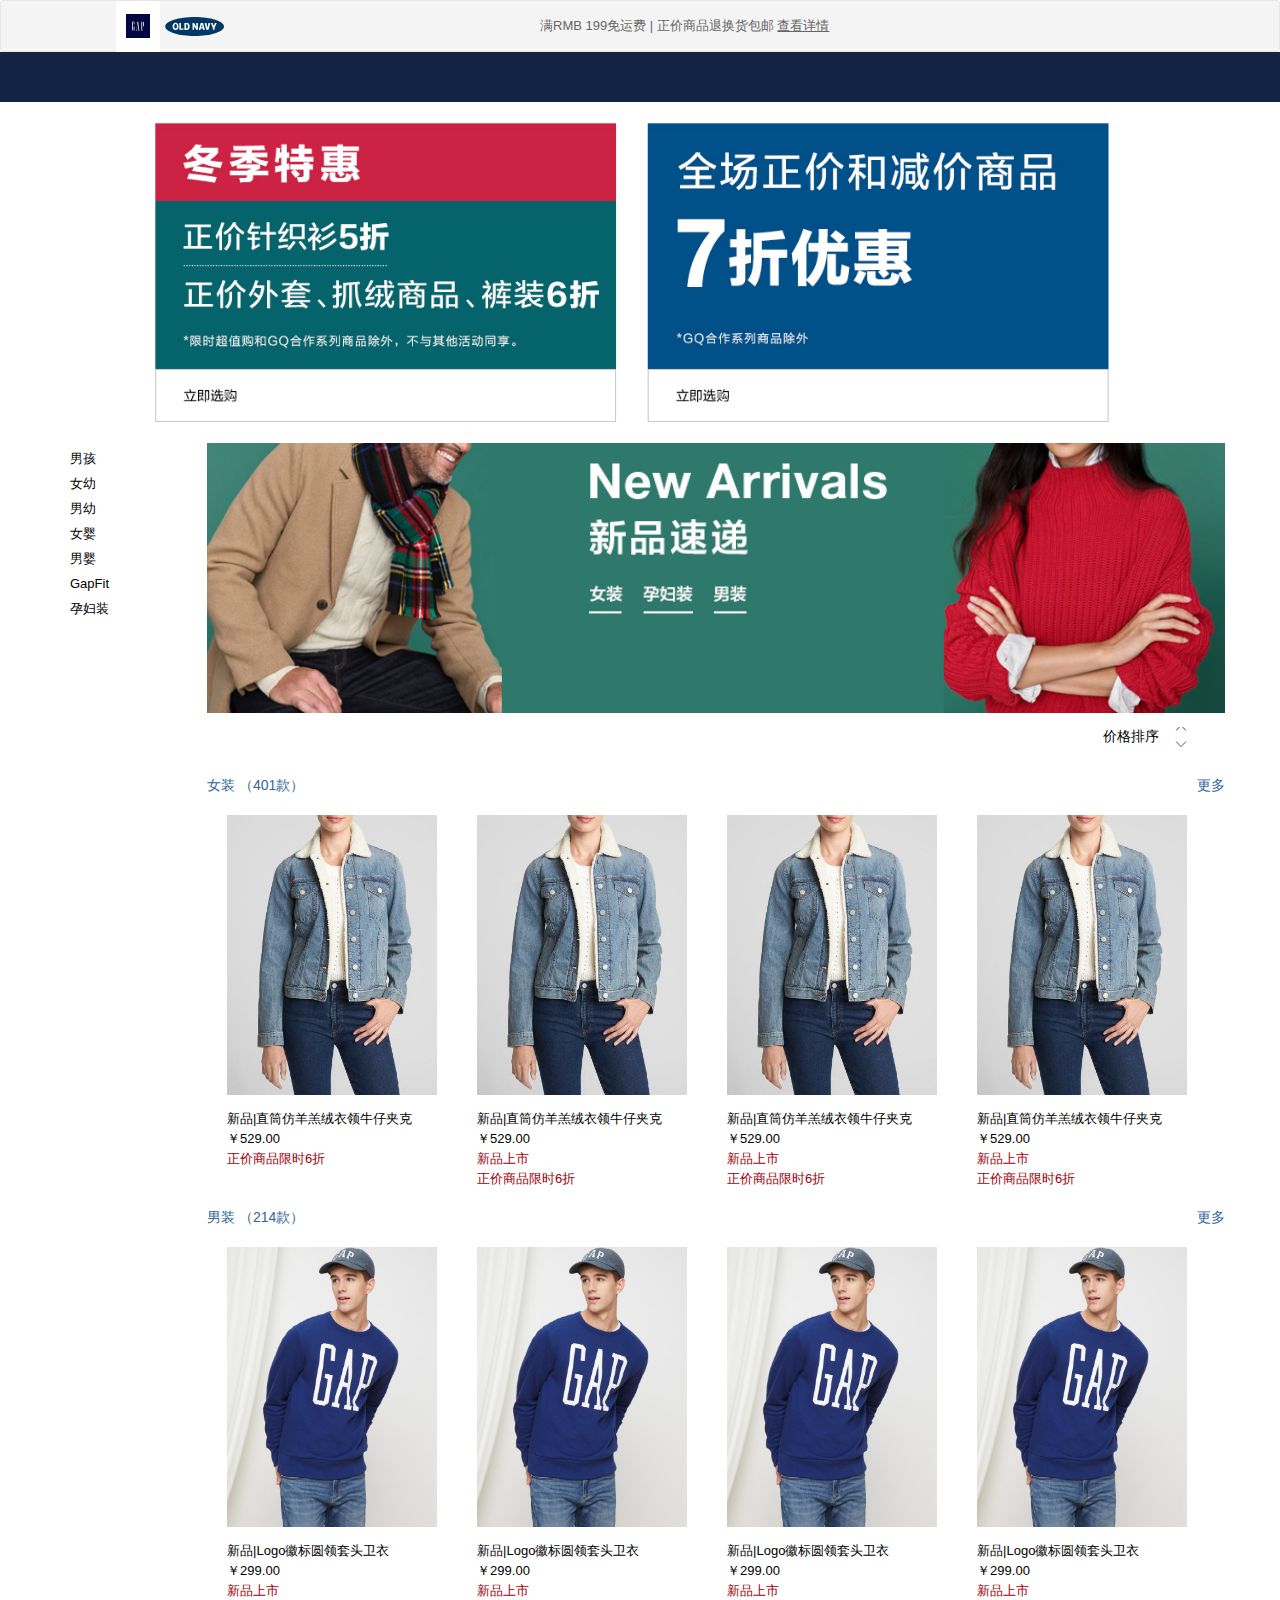
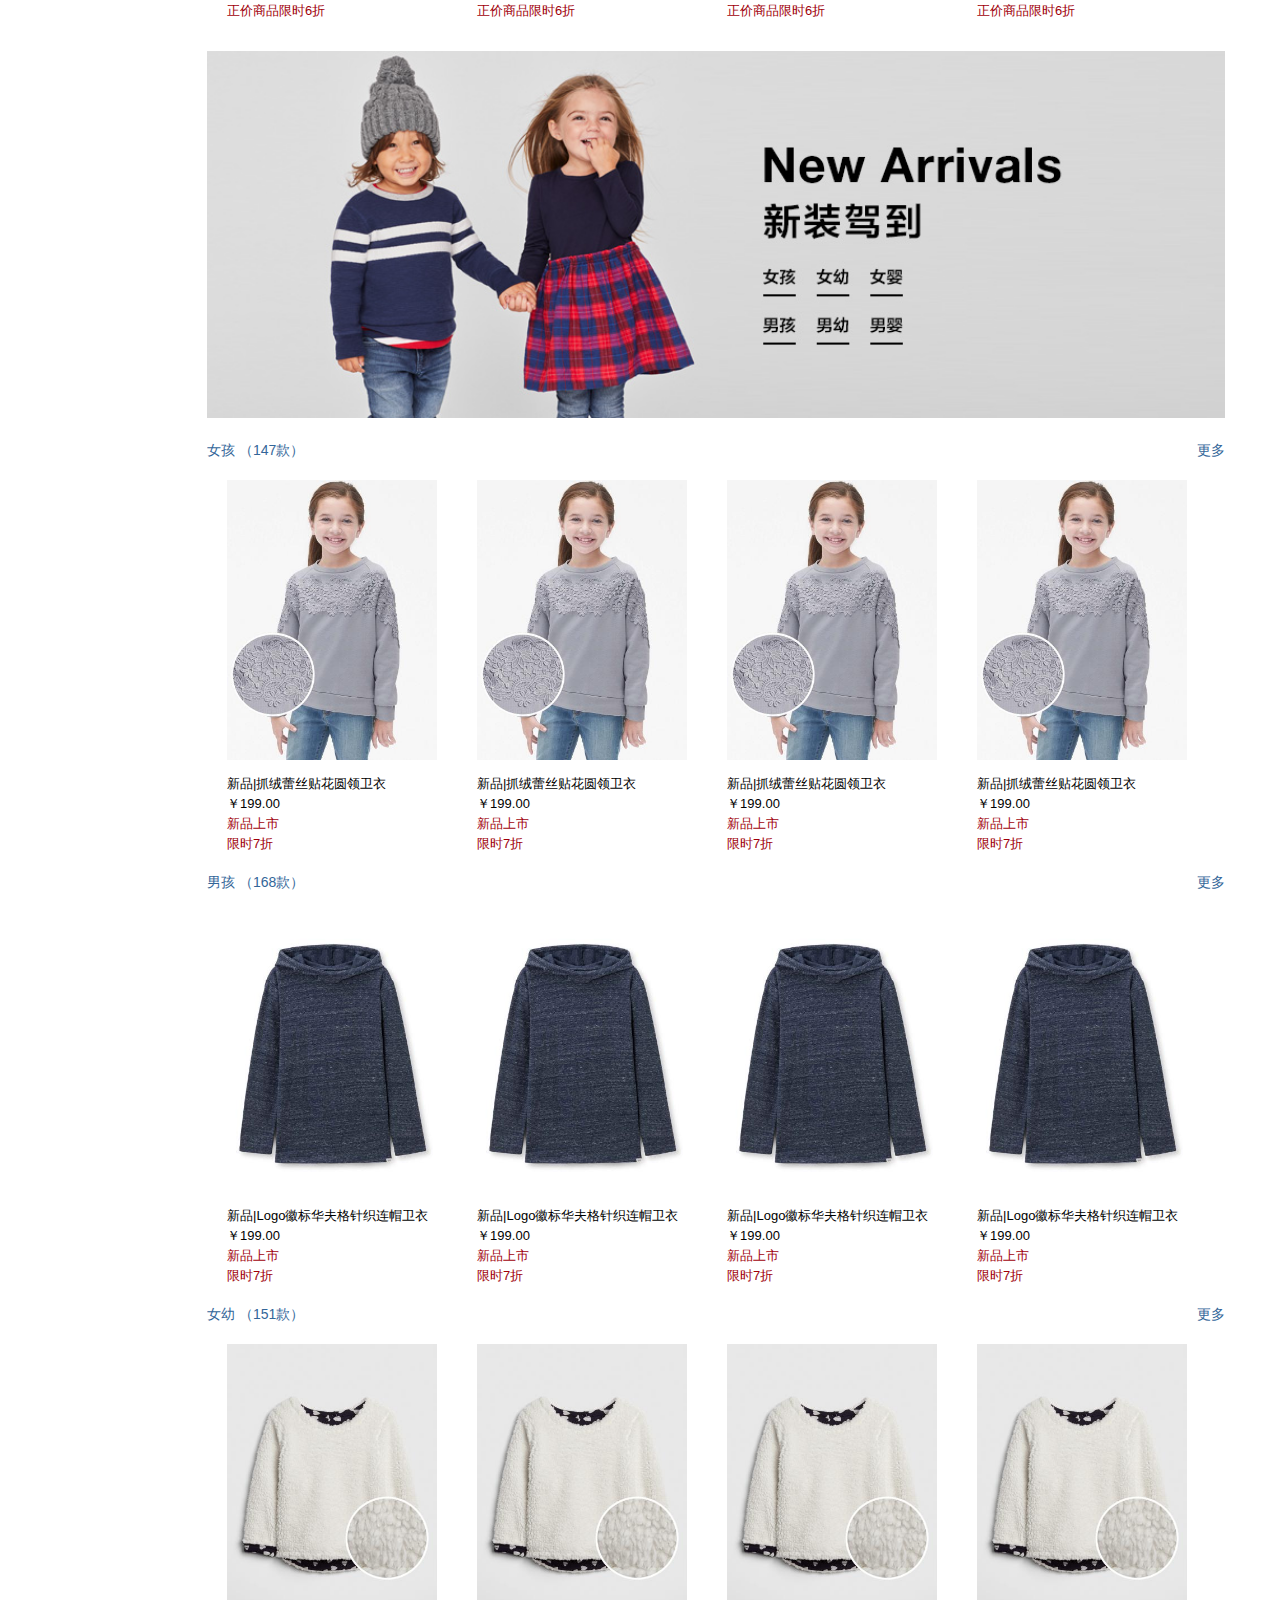
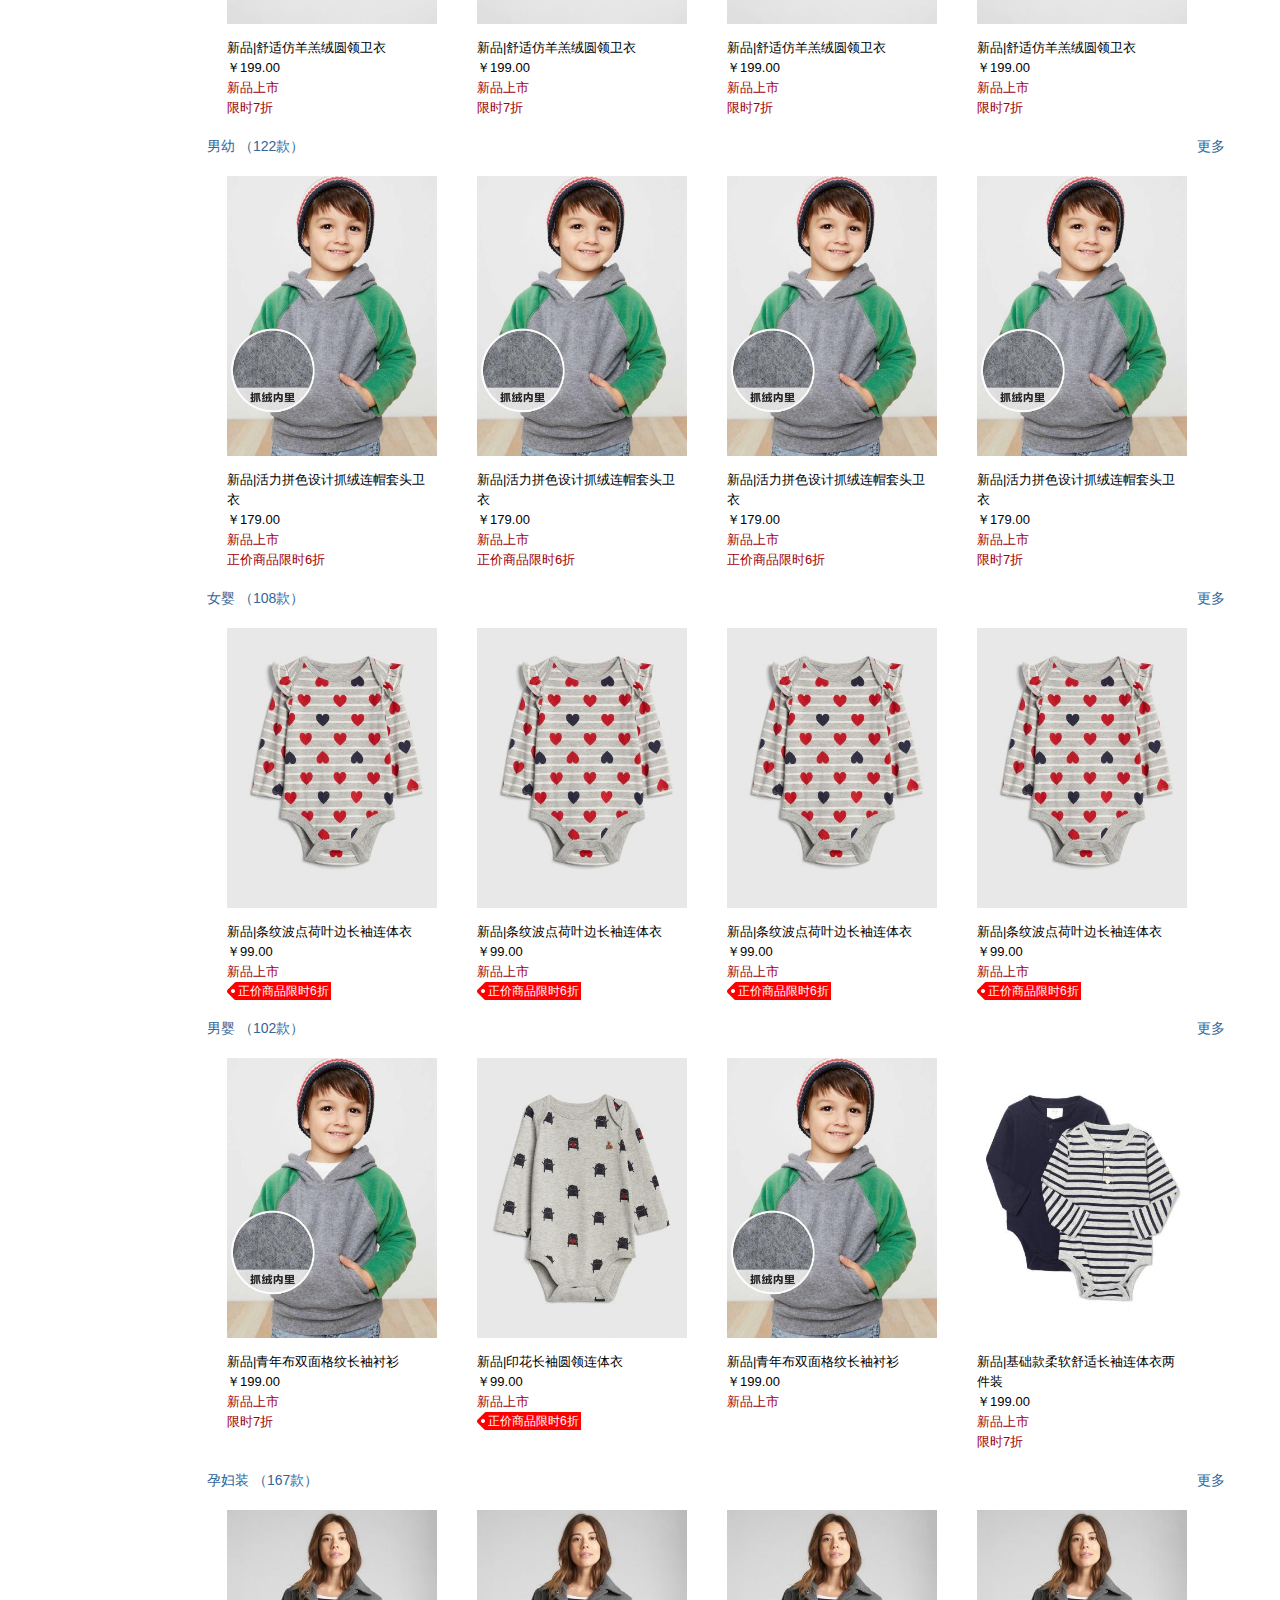
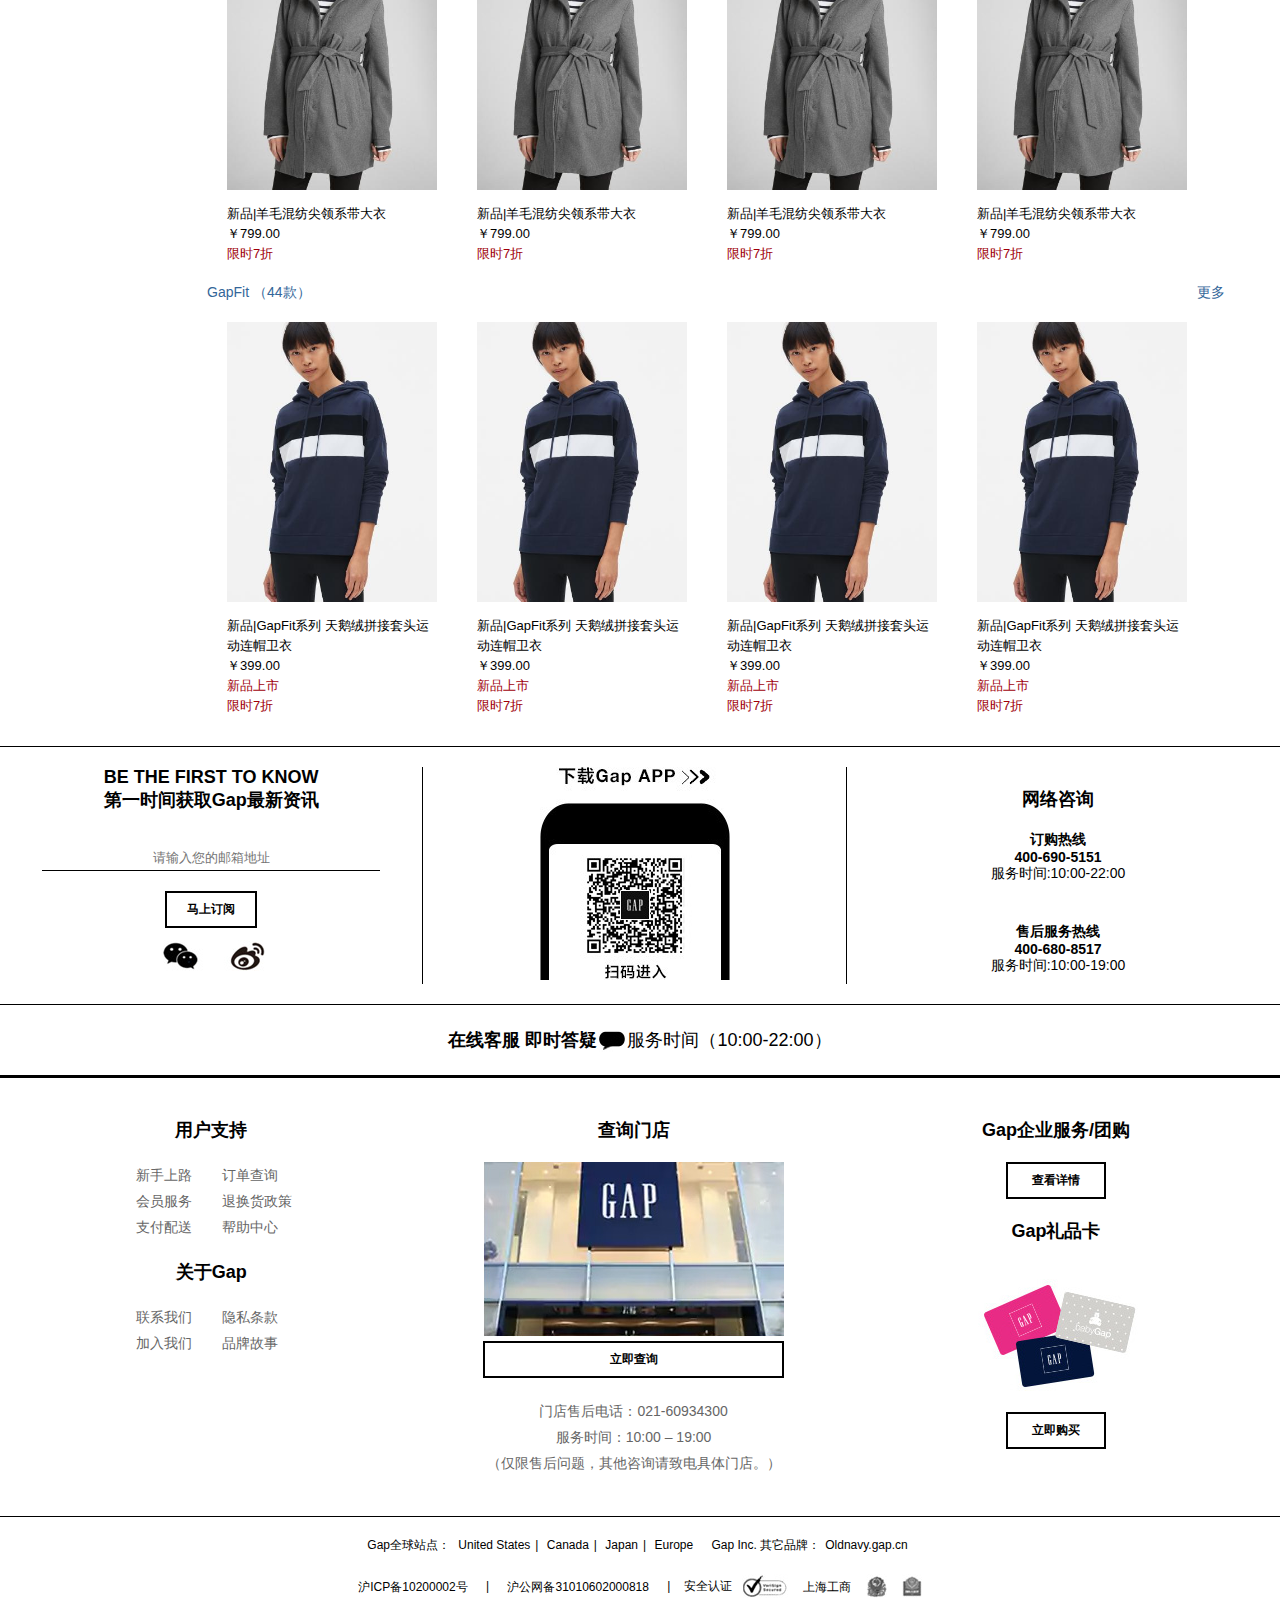
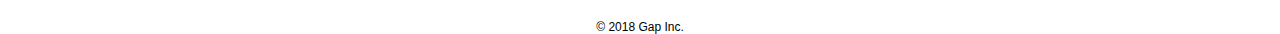
<file: categroy.html>
<!DOCTYPE html>
<html>
	<head>
		<meta charset="UTF-8">
		<title>Gap中国官网</title>
		<link rel="shortcut icon" href="img/GAP_logo.png" /> 
		<link rel="stylesheet" type="text/css" href="css/public.css"/>
		<link rel="stylesheet" type="text/css" href="css/categroy.css"/>
		<script src="js/jquery-1.11.0.min.js"></script>
		<script src="js/index.js" type="text/javascript" charset="utf-8"></script>
	</head>
	<body>
		<!--header-->
		<header>
			<div class="head_left">
				<a href="https://www.gap.cn/" title="Gap"><img src="img/Gap-logo.svg"/></a>
				<a href="https://oldnavy.gap.cn/" title="Old Gap"><img src="img/Old-Navy-logo.svg" /></a>
			</div>
			<div class="head_mid">
				满RMB 199免运费 | 正价商品退换货包邮 <a href="#">查看详情</a>
			</div>
			<div class="head_right">
				<div class="hr_login">
					<p class="signAndLogin">注册/登录</p>
					<p class="signAndLogin">我的账户<span></span></p>
					<div class="hidelogin">
						<a href="login.html" class="signAndLoginButton">注册&nbsp;&nbsp;/&nbsp;&nbsp;登录</a>
						<p style="border-top: 1px solid #ccc;margin-top: 10px;"><a href="">我的订单</a></p>
						<p><a href="javascript:;">帮助中心</a></p>
						<p><a href="javascript:;">会员服务</a></p>
						<p class="onlineserver">
							<a href="javascript:;">在线客服</a>
							<div class="warnDiv">
								<span class="reminder1"></span>
								<span class="reminder2">温馨提示：</span>
								Gap中国官网（Gap.cn）是Gap在大陆的正规网络销售平台，Gap工作人员不会以任何形式要求您购买Gap优惠券、或向您提供非官方网站链接（或二维码）要求您购买Gap商品。如有任何疑问，请您联系cs@gap.cn或致电400-680-8517。谢谢您的支持，祝您购物愉快！
							</div>
						</p>
						<p><a href="javascript:;">查找门店</a></p>
					</div>
				</div>
				<div class="hr_shopcar">
					<img src="img/shoppingcar.jpg"/>
				</div>
			</div>
		</header>
		<!--saleAd-->
		<div id="saleAd" class="saleAd">
			<div class="sSwitchImg">
				<img src="img/181126_SIT_11TOP-BANNER_CN_OPEN.jpg" style="display: block;" id="open"/>
				<img src="img/181126_SIT_11TOP-BANNER_CN_CLOSE.jpg" style="display: none;" id="close"/>
			</div>
			<div id="sale" class="sale">
				<img src="img/181206_HERO-BANNER_CN.jpg" alt="冬季特惠 SALE" style="width:100%;"/>
				<a class="img_1 a1" href="javascript:;" title="冬季特惠"></a>
				<a class="img_1 a2" href="javascript:;" title="SALE"></a>
			</div>
		</div>
		
		<!--logoAndSearch-->
		<div class="logoAndSearch">
			<a href="https://www.gap.cn/"><img src="img/logo.png" title="Gap" alt="GAP" class="logo"/></a>
			<div class="search">
				<input class="inp" type="text" placeholder="请输入关键词"/>
				<button></button>
			</div>
		</div>
		<!--nav-->
		<div id="nav" class="nav">
			<ul class="uls">
				<li class="navL">
					<a href="https://www.gap.cn/" class="navLa">首页</a><span>|</span>
				</li>
				<li class="navL">
					<a href="categroy.html" class="navLa">新品</a><span>|</span>
					<div class="lis1">
						<dl>
							<dt>
								<li><strong>分类索引</strong></li>
								<li><a href="javascript:;">女装</a></li>
								<li><a href="javascript:;">男装</a></li>
								<li><a href="javascript:;">女孩</a></li>
								<li><a href="javascript:;">男孩</a></li>
								<li><a href="javascript:;">女幼</a></li>
								<li><a href="javascript:;">男幼</a></li>
								<li><a href="javascript:;">女婴</a></li>
								<li><a href="javascript:;">男婴</a></li>
								<li><a href="javascript:;">GapFit</a></li>
								<li><a href="javascript:;">孕妇装</a></li>
							</dt>
							<dd><img class="detialImg" src="img/cnnew.jpg"/></dd>
						</dl>
					</div>
				</li>
				<li class="navL">
					<a href="categroy.html" class="navLa">女装</a><span>|</span>
					<div class="lis1">
						<dl>
							<dt>
								<li><strong>分类索引</strong></li>
								<li><a href="javascript:;">新品上市</a></li>
								<li><a href="javascript:;">徽标logo系列</a></li>
								<li><a href="javascript:;">卫衣</a></li>
								<li><a href="javascript:;">羽绒服/棉服</a></li>
								<li><a href="javascript:;">外套</a></li>
								<li><a href="javascript:;">针织衫/毛衣</a></li>
								<li><a href="javascript:;">T恤/背心</a></li>
								<li><a href="javascript:;">衬衫/上衣</a></li>
								<li><a href="javascript:;">裙装</a></li>
								<li><a href="javascript:;">休闲裤</a></li>
								<li><a href="javascript:;">1969牛仔裤</a></li>
							</dt>
							<dt>
								<li><a href="javascript:;"> </a></li>
								<li><a href="javascript:;">中/短裤</a></li>
								<li><a href="javascript:;">连体裤</a></li>
								<li><a href="javascript:;">GapFit运动系列</a></li>
								<li><a href="javascript:;">GapBody家居服/内衣</a></li>
								<li><a href="javascript:;">鞋品</a></li>
								<li><a href="javascript:;">配件</a></li>
							</dt>
							<dt>
								<li><strong>主题精选</strong></li>
								<li><a href="javascript:;">派对时光</a></li>
								<li><a href="javascript:;">礼物指南</a></li>
								<li><a href="javascript:;">运动型格</a></li>
								<li><a href="javascript:;">Look Book</a></li>
							</dt>
							<dt>
								<li><strong>优惠&活动</strong></li>
								<li><a href="javascript:;" style="color: #A0000A;">Sale</a></li>
								<li><a href="javascript:;">精选正价商品5折起</a></li>
								<li><a href="javascript:;">限时超值购</a></li>
							</dt>
							<dd><img class="detialImg" src="img/cnwomen.jpg"/></dd>
						</dl>
					</div>
				</li>
				<li class="navL">
					<a href="categroy.html" class="navLa">GapFit</a><span>|</span>
					<div class="lis1">
						<dl>
							<dt>
								<li><strong>分类索引</strong></li>
								<li><a href="javascript:;">女装</a></li>
								<li><a href="javascript:;">男装</a></li>
								<li><a href="javascript:;">女孩</a></li>
								<li><a href="javascript:;">男孩</a></li>
								<li><a href="javascript:;">孕妇装</a></li>
							</dt>
							<dd><img class="detialImg" src="img/cngapfit.jpg"/></dd>
						</dl>
					</div>
				</li>
				<li class="navL">
					<a href="categroy.html" class="navLa">男装</a><span>|</span>
					<div class="lis1">
						<dl>
							<dt>
								<li><strong>分类索引</strong></li>
								<li><a href="javascript:;">新品上市</a></li>
								<li><a href="javascript:;">徽标logo系列</a></li>
								<li><a href="detail.html">卫衣</a></li>
								<li><a href="javascript:;">羽绒服/棉服</a></li>
								<li><a href="javascript:;">外套</a></li>
								<li><a href="javascript:;">针织衫/毛衣</a></li>
								<li><a href="javascript:;">T恤/背心</a></li>
								<li><a href="javascript:;">衬衫</a></li>
								<li><a href="javascript:;">休闲裤</a></li>
								<li><a href="javascript:;">1969牛仔裤</a></li>
								<li><a href="javascript:;">轻盈卡其</a></li>
							</dt>
							<dt>
								<li><a href="javascript:;"> </a></li>
								<li><a href="javascript:;">中/短裤</a></li>
								<li><a href="javascript:;">GapFit运动系列</a></li>
								<li><a href="javascript:;">家居服/睡衣</a></li>
								<li><a href="javascript:;">内裤/袜子</a></li>
								<li><a href="javascript:;">配饰</a></li>
							</dt>
							<dt>
								<li><strong>主题精选</strong></li>
								<li><a href="javascript:;">Gap X GQ</a></li>
								<li><a href="javascript:;">派对时光</a></li>
								<li><a href="javascript:;">礼物指南</a></li>
								<li><a href="javascript:;">Look Book</a></li>
							</dt>
							<dt>
								<li><strong>优惠&活动</strong></li>
								<li><a href="javascript:;" style="color: #A0000A;">Sale</a></li>
								<li><a href="javascript:;">精选正价商品5折起</a></li>
								<li><a href="javascript:;">限时超值购</a></li>
							</dt>
							<dd><img class="detialImg" src="img/cnmen.jpg"/></dd>
						</dl>
					</div>
				</li>
				<li class="navL">
					<a href="categroy.html" class="navLa">女孩</a><span>|</span>
					<div class="lis1">
						<dl>
							<dt>
								<li><strong>分类索引</strong></li>
								<li><a href="javascript:;">新品上市</a></li>
								<li><a href="javascript:;">徽标logo系列</a></li>
								<li><a href="javascript:;">羽绒服/棉服</a></li>
								<li><a href="javascript:;">卫衣</a></li>
								<li><a href="javascript:;">外套</a></li>
								<li><a href="javascript:;">针织衫/毛衣</a></li>
								<li><a href="javascript:;">T恤/背心</a></li>
								<li><a href="javascript:;">衬衫/上衣</a></li>
								<li><a href="javascript:;">裙裤</a></li>
								<li><a href="javascript:;">休闲裤</a></li>
								<li><a href="javascript:;">1969牛仔裤</a></li>
							</dt>
							<dt>
								<li><a href="javascript:;"> </a></li>
								<li><a href="javascript:;">中/短裤</a></li>
								<li><a href="javascript:;">连体裤</a></li>
								<li><a href="javascript:;">GapFit运动系列</a></li>
								<li><a href="javascript:;">家居套装/内衣</a></li>
								<li><a href="javascript:;">袜子/裤袜</a></li>
								<li><a href="javascript:;">配件</a></li>
								<li><a href="javascript:;">鞋品</a></li>
								<li><a href="javascript:;">泳装</a></li>
							</dt>
							<dt>
								<li><strong>主题精选</strong></li>
								<li><a href="javascript:;">派对时光</a></li>
								<li><a href="javascript:;">礼物指南</a></li>
								<li><a href="javascript:;">Gap x Disney合作系列</a></li>
								<li><a href="javascript:;">Gap x JusticeLeague合作系列</a></li>
								<li><a href="javascript:;">Gap x Star Wars限定联名系列</a></li>
								<li><a href="javascript:;">Gap x SJP合作系列</a></li>
							</dt>
							<dt>
								<li><strong>优惠&活动</strong></li>
								<li><a href="javascript:;" style="color: #A0000A;">Sale</a></li>
								<li><a href="javascript:;">精选正价商品5折起</a></li>
								<li><a href="javascript:;">限时超值购</a></li>
							</dt>
							<dd><img class="detialImg" src="img/cngirls.jpg"/></dd>
						</dl>
					</div>
				</li>
				<li class="navL">
					<a href="categroy.html" class="navLa">男孩</a><span>|</span>
					<div class="lis1">
						<dl>
							<dt>
								<li><strong>分类索引</strong></li>
								<li><a href="javascript:;">新品上市</a></li>
								<li><a href="javascript:;">徽标logo系列</a></li>
								<li><a href="javascript:;">羽绒服/棉服</a></li>
								<li><a href="javascript:;">卫衣</a></li>
								<li><a href="javascript:;">外套</a></li>
								<li><a href="javascript:;">针织衫/毛衣</a></li>
								<li><a href="javascript:;">T恤/背心/POLO衫</a></li>
								<li><a href="javascript:;">衬衫</a></li>
								<li><a href="javascript:;">休闲裤</a></li>
								<li><a href="javascript:;">牛仔裤</a></li>
								<li><a href="javascript:;">中/短裤</a></li>
							</dt>
							<dt>
								<li><a href="javascript:;"> </a></li>
								<li><a href="javascript:;">GapFit运动系列</a></li>
								<li><a href="javascript:;">家居套装/睡衣</a></li>
								<li><a href="javascript:;">内裤/袜子</a></li>
								<li><a href="javascript:;">鞋/配件</a></li>
							</dt>
							<dt>
								<li><strong>主题精选</strong></li>
								<li><a href="javascript:;">派对时光</a></li>
								<li><a href="javascript:;">礼物指南</a></li>
								<li><a href="javascript:;">Gap x Disney合作系列</a></li>
								<li><a href="javascript:;">Gap x JusticeLeague合作系列</a></li>
								<li><a href="javascript:;">Gap x Star Wars限定联名系列</a></li>
								<li><a href="javascript:;">Gap x SJP合作系列</a></li>
							</dt>
							<dt>
								<li><strong>优惠&活动</strong></li>
								<li><a href="javascript:;" style="color: #A0000A;">Sale</a></li>
								<li><a href="javascript:;">精选正价商品5折起</a></li>
								<li><a href="javascript:;">限时超值购</a></li>
							</dt>
							<dd><img class="detialImg" src="img/cnboys.jpg"/></dd>
						</dl>
					</div>
				</li>
				<li class="navL">
					<a href="categroy.html" class="navLa">幼儿</a><span>|</span>
					<div class="lis1">
						<dl style="padding: 0 50px;">
							<dt>
								<li><strong>分类索引</strong></li>
								<li><a href="javascript:;"><strong>女幼(1-5岁)</strong></a></li>
								<li><a href="javascript:;">女幼新品</a></li>
								<li><a href="javascript:;">徽标logo系列</a></li>
								<li><a href="javascript:;">羽绒服/棉服</a></li>
								<li><a href="javascript:;">卫衣/外套</a></li>
								<li><a href="javascript:;">针织衫/毛衣</a></li>
								<li><a href="javascript:;">T恤/背心</a></li>
								<li><a href="javascript:;">衬衫/上衣</a></li>
								<li><a href="javascript:;">裙装</a></li>
								<li><a href="javascript:;">休闲/打底裤</a></li>
								<li><a href="javascript:;">牛仔裤</a></li>
								<li><a href="javascript:;">连体/背带裤</a></li>
							</dt>
							<dt>
								<li><a href="javascript:;"> </a></li>
								<li><a href="javascript:;"> </a></li>
								<li><a href="javascript:;">中/短裤</a></li>
								<li><a href="javascript:;">内衣/家居套装</a></li>
								<li><a href="javascript:;">袜子/裤袜</a></li>
								<li><a href="javascript:;">配件</a></li>
								<li><a href="javascript:;">泳装</a></li>
							</dt>
							<dt>
								<li><strong>分类索引</strong></li>
								<li><a href="javascript:;"><strong>男幼(1-5岁)</strong></a></li>
								<li><a href="javascript:;">男幼新品</a></li>
								<li><a href="javascript:;">徽标logo系列</a></li>
								<li><a href="javascript:;">羽绒服/棉服</a></li>
								<li><a href="javascript:;">卫衣/外套</a></li>
								<li><a href="javascript:;">针织衫/毛衣</a></li>
								<li><a href="javascript:;">T恤/背心</a></li>
								<li><a href="javascript:;">衬衫</a></li>
								<li><a href="javascript:;">休闲裤</a></li>
								<li><a href="javascript:;">牛仔裤</a></li>
								<li><a href="javascript:;">中/短裤</a></li>
								<li><a href="javascript:;">内衣/家居套装</a></li>
							</dt>
							<dt>
								<li><a href="javascript:;"> </a></li>
								<li><a href="javascript:;"> </a></li>
								<li><a href="javascript:;">内裤/袜子</a></li>
								<li><a href="javascript:;">配件</a></li>
								<li><a href="javascript:;">泳装</a></li>
							</dt>
							<dt style="width: 300px;">
								<li><strong>主题精选</strong></li>
								<li><a href="javascript:;">派对时光</a></li>
								<li><a href="javascript:;">礼物指南</a></li>
								<li><a href="javascript:;">Gap x Disney合作系列</a></li>
								<li><a href="javascript:;">Gap x JusticeLeague合作系列</a></li>
								<li><a href="javascript:;">Gap x Star Wars限定联名系列</a></li>
								<li><a href="javascript:;">Gap x SJP合作系列</a></li>
							</dt>
							<dt>
								<li><strong>优惠&活动</strong></li>
								<li><a href="javascript:;" style="color: #A0000A;">女幼Sale</a></li>
								<li><a href="javascript:;" style="color: #A0000A;">男幼Sale</a></li>
								<li><a href="javascript:;">精选正价商品5折起</a></li>
								<li><a href="javascript:;">限时超值购</a></li>
							</dt>
							<dd><img class="detialImg" src="img/cntoddler.jpg"/></dd>
						</dl>
					</div>
				</li>
				<li class="navL">
					<a href="categroy.html" class="navLa">婴儿</a><span>|</span>
					<div class="lis1">
						<dl style="padding: 0 50px;">
							<dt>
								<li><strong>分类索引</strong></li>
								<li><a href="javascript:;"><strong>女婴(0-24月)</strong></a></li>
								<li><a href="javascript:;">女婴新品</a></li>
								<li><a href="javascript:;">徽标logo系列</a></li>
								<li><a href="javascript:;">羽绒服/棉服</a></li>
								<li><a href="javascript:;">连体衣</a></li>
								<li><a href="javascript:;">卫衣/外套</a></li>
								<li><a href="javascript:;">针织衫/毛衣</a></li>
								<li><a href="javascript:;">上衣</a></li>
								<li><a href="javascript:;">裙装</a></li>
								<li><a href="javascript:;">牛仔裤</a></li>
								<li><a href="javascript:;">休闲/打底裤</a></li>
								<li><a href="javascript:;">中/短裤</a></li>
							</dt>
							<dt>
								<li><a href="javascript:;"> </a></li>
								<li><a href="javascript:;"> </a></li>
								<li><a href="javascript:;">内衣/家居套装</a></li>
								<li><a href="javascript:;">配件</a></li>
							</dt>
							<dt>
								<li><strong>分类索引</strong></li>
								<li><a href="javascript:;"><strong>男婴(0-24月)</strong></a></li>
								<li><a href="javascript:;">男婴新品</a></li>
								<li><a href="javascript:;">徽标logo系列</a></li>
								<li><a href="javascript:;">羽绒服/棉服</a></li>
								<li><a href="javascript:;">卫衣/外套</a></li>
								<li><a href="javascript:;">针织衫/毛衣</a></li>
								<li><a href="javascript:;">上衣</a></li>
								<li><a href="javascript:;">牛仔裤</a></li>
								<li><a href="javascript:;">休闲/打底裤</a></li>
								<li><a href="javascript:;">中/短裤</a></li>
								<li><a href="javascript:;">内衣/家居套装</a></li>
							</dt>
							<dt>
								<li><a href="javascript:;"> </a></li>
								<li><a href="javascript:;"> </a></li>
								<li><a href="javascript:;">配件</a></li>
							</dt>
							<dt style="width: 300px;">
								<li><strong>主题精选</strong></li>
								<li><a href="javascript:;">派对时光</a></li>
								<li><a href="javascript:;">礼物指南</a></li>
								<li><a href="javascript:;">Gap x Disney合作系列</a></li>
								<li><a href="javascript:;">Gap x Star Wars限定联名系列</a></li>
								<li><a href="javascript:;">熊耳宝贝</a></li>
							</dt>
							<dt>
								<li><strong>优惠&活动</strong></li>
								<li><a href="javascript:;" style="color: #A0000A;">女婴Sale</a></li>
								<li><a href="javascript:;" style="color: #A0000A;">男婴Sale</a></li>
								<li><a href="javascript:;">精选正价商品5折起</a></li>
								<li><a href="javascript:;">限时超值购</a></li>
							</dt>
							<dd><img class="detialImg" src="img/cnbaby.jpg"/></dd>
						</dl>
					</div>
				</li>
				<li class="navL">
					<a href="categroy.html" class="navLa">孕妇装</a><span>|</span>
					<div class="lis1">
						<dl>
							<dt>
								<li><strong>分类索引</strong></li>
								<li><a href="javascript:;">新品上市</a></li>
								<li><a href="javascript:;">卫衣/外套</a></li>
								<li><a href="javascript:;">针织衫/毛衣</a></li>
								<li><a href="javascript:;">T恤/背心</a></li>
								<li><a href="javascript:;">衬衫/上衣</a></li>
								<li><a href="javascript:;">裙装</a></li>
								<li><a href="javascript:;">牛仔裤</a></li>
								<li><a href="javascript:;">休闲裤</a></li>
								<li><a href="javascript:;">GapFit运动系列</a></li>
								<li><a href="javascript:;">中/短裤</a></li>
							</dt>
							<dt>
								<li><strong>优惠&活动</strong></li>
								<li><a href="javascript:;" style="color: #A0000A;">Sale</a></li>
							</dt>
							<dd><img class="detialImg" src="img/cnyf.jpg"/></dd>
						</dl>
					</div>
				</li>
				<li class="navL">
					<a href="categroy.html" class="navLa">Sale</a><span></span>
					<div class="lis1">
						<dl>
							<dt>
								<li><strong>分类索引</strong></li>
								<li><a href="javascript:;">女装</a></li>
								<li><a href="javascript:;">男装</a></li>
								<li><a href="javascript:;">女孩</a></li>
								<li><a href="javascript:;">男孩</a></li>
								<li><a href="javascript:;">女幼</a></li>
								<li><a href="javascript:;">男幼</a></li>
								<li><a href="javascript:;">女婴</a></li>
								<li><a href="javascript:;">男婴</a></li>
								<li><a href="javascript:;">GapFit</a></li>
								<li><a href="javascript:;">孕妇装</a></li>
							</dt>
							<dt>
								<li><strong>优惠&活动</strong></li>
								<li><a href="javascript:;" style="color: #A0000A;">Sale</a></li>
								<li><a href="javascript:;">限时超值购</a></li>
								<li><a href="javascript:;">精选正价商品5折起</a></li>
							</dt>
							<dd><img class="detialImg" src="img/cnsale.jpg"/></dd>
						</dl>
					</div>
				</li>
				<li class="navL_img">
					<a href="shopcar.html" class="navLa"><img src="img/shopcar.png"/></a>
				</li>
			</ul>
		</div>
		
		<!--content-->
		<div class="content">
			<div class="content_top">
				<a href="javascript:;">首页</a>&gt;<a href="javascript:;">新品</a>
			</div>
			<div class="bg_content">
				<div class="content_left">
					<ul class="navUls">
						<li class="navLi0"><a href=""><strong>分类</strong></a></li>
						<li class="navLi"><a href="">女装</a></li>
						<li class="navLi"><a href="">男装</a></li>
						<li class="navLi"><a href="">女孩</a></li>
						<li class="navLi"><a href="">男孩</a></li>
						<li class="navLi"><a href="">女幼</a></li>
						<li class="navLi"><a href="">男幼</a></li>
						<li class="navLi"><a href="">女婴</a></li>
						<li class="navLi"><a href="">男婴</a></li>
						<li class="navLi"><a href="">GapFit</a></li>
						<li class="navLi"><a href="">孕妇装</a></li>
					</ul>
				</div>
				<div class="content_bottom">
					<div class="content_List">
						<a href=""><img src="img/1811_banner.jpg" style="width: 100%;"/></a>
						<a href="" class="contOneA coa1" title="女装"></a>
						<a href="" class="contOneA coa2" title="孕妇装"></a>
						<a href="" class="contOneA coa3" title="男装"></a>
					</div>
					<div class="bg_priceSort">
						<div class="priceSort">
							<span style="margin-right: 20px;">价格排序</span>
							<span class="psSpan pss1"><img src="img/arrow-up.png"/></span>
							<span class="psSpan pss2"><img src="img/arrow-down.png"/></span>
						</div>
					</div>
					<div class="clothesList">
						<div class="clTop">
							<a href="javascript:;" class="cloth1">
								<span>女装</span>
								<span>（401款）</span>
							</a>
							<a href="javascript:;" class="cloth2">更多</a>
						</div>
						<div class="clList">
							<a href="javascript:;"><img src="img/b4deeefb58b5dd2d16c4bcfa0a3def46_1.jpg" style="width: 100%;"/></a>
							<p style="margin-top: 10px;"><a href="javascript:;">新品|直筒仿羊羔绒衣领牛仔夹克</a></p>
							<p>￥<span>529.00</span></p>
							<p style="display: none;" class="specSaleP">新品上市</p>
							<p class="specSaleP">正价商品限时6折</p>
						</div>
						<div class="clList">
							<a href="javascript:;"><img src="img/b4deeefb58b5dd2d16c4bcfa0a3def46_1.jpg" style="width: 100%;"/></a>
							<p style="margin-top: 10px;"><a href="javascript:;">新品|直筒仿羊羔绒衣领牛仔夹克</a></p>
							<p>￥<span>529.00</span></p>
							<p class="specSaleP">新品上市</p>
							<p class="specSaleP">正价商品限时6折</p>
						</div>
						<div class="clList">
							<a href="javascript:;"><img src="img/b4deeefb58b5dd2d16c4bcfa0a3def46_1.jpg" style="width: 100%;"/></a>
							<p style="margin-top: 10px;"><a href="javascript:;">新品|直筒仿羊羔绒衣领牛仔夹克</a></p>
							<p>￥<span>529.00</span></p>
							<p class="specSaleP">新品上市</p>
							<p class="specSaleP">正价商品限时6折</p>
						</div>
						<div class="clList">
							<a href="javascript:;"><img src="img/b4deeefb58b5dd2d16c4bcfa0a3def46_1.jpg" style="width: 100%;"/></a>
							<p style="margin-top: 10px;"><a href="javascript:;">新品|直筒仿羊羔绒衣领牛仔夹克</a></p>
							<p>￥<span>529.00</span></p>
							<p class="specSaleP">新品上市</p>
							<p class="specSaleP">正价商品限时6折</p>
						</div>
					</div>
					<div class="clothesList">
						<div class="clTop">
							<a href="javascript:;" class="cloth1">
								<span>男装</span>
								<span>（214款）</span>
							</a>
							<a href="javascript:;" class="cloth2">更多</a>
						</div>
						<div class="clList">
							<a href="javascript:;"><img src="img/400711DEEP_COBALT_M_1500_1_181121.jpg" style="width: 100%;"/></a>
							<p style="margin-top: 10px;"><a href="javascript:;">新品|Logo徽标圆领套头卫衣</a></p>
							<p>￥<span>299.00</span></p>
							<p class="specSaleP">新品上市</p>
							<p class="specSaleP">正价商品限时6折</p>
						</div>
						<div class="clList">
							<a href="javascript:;"><img src="img/400711DEEP_COBALT_M_1500_1_181121.jpg" style="width: 100%;"/></a>
							<p style="margin-top: 10px;"><a href="javascript:;">新品|Logo徽标圆领套头卫衣</a></p>
							<p>￥<span>299.00</span></p>
							<p class="specSaleP">新品上市</p>
							<p class="specSaleP">正价商品限时6折</p>
						</div>
						<div class="clList">
							<a href="javascript:;"><img src="img/400711DEEP_COBALT_M_1500_1_181121.jpg" style="width: 100%;"/></a>
							<p style="margin-top: 10px;"><a href="javascript:;">新品|Logo徽标圆领套头卫衣</a></p>
							<p>￥<span>299.00</span></p>
							<p class="specSaleP">新品上市</p>
							<p class="specSaleP">正价商品限时6折</p>
						</div>
						<div class="clList">
							<a href="javascript:;"><img src="img/400711DEEP_COBALT_M_1500_1_181121.jpg" style="width: 100%;"/></a>
							<p style="margin-top: 10px;"><a href="javascript:;">新品|Logo徽标圆领套头卫衣</a></p>
							<p>￥<span>299.00</span></p>
							<p class="specSaleP">新品上市</p>
							<p class="specSaleP">正价商品限时6折</p>
						</div>
					</div>
					<div class="content_List content_two">
						<a href=""><img src="img/1811_kb_banner.jpg" style="width: 100%;"/></a>
						<a href="" class="contOneA coa21" title="女孩"></a>
						<a href="" class="contOneA coa22" title="女幼"></a>
						<a href="" class="contOneA coa23" title="女婴"></a>
						<a href="" class="contOneA coa24" title="男孩"></a>
						<a href="" class="contOneA coa25" title="男幼"></a>
						<a href="" class="contOneA coa26" title="男婴"></a>
					</div>
					<div class="clothesList">
						<div class="clTop">
							<a href="javascript:;" class="cloth1">
								<span>女孩</span>
								<span>（147款）</span>
							</a>
							<a href="javascript:;" class="cloth2">更多</a>
						</div>
						<div class="clList">
							<a href="javascript:;"><img src="img/398392_1500_2_1.jpg" style="width: 100%;"/></a>
							<p style="margin-top: 10px;"><a href="javascript:;">新品|抓绒蕾丝贴花圆领卫衣</a></p>
							<p>￥<span>199.00</span></p>
							<p class="specSaleP">新品上市</p>
							<p class="specSaleP">限时7折</p>
						</div>
						<div class="clList">
							<a href="javascript:;"><img src="img/398392_1500_2_1.jpg" style="width: 100%;"/></a>
							<p style="margin-top: 10px;"><a href="javascript:;">新品|抓绒蕾丝贴花圆领卫衣</a></p>
							<p>￥<span>199.00</span></p>
							<p class="specSaleP">新品上市</p>
							<p class="specSaleP">限时7折</p>
						</div>
						<div class="clList">
							<a href="javascript:;"><img src="img/398392_1500_2_1.jpg" style="width: 100%;"/></a>
							<p style="margin-top: 10px;"><a href="javascript:;">新品|抓绒蕾丝贴花圆领卫衣</a></p>
							<p>￥<span>199.00</span></p>
							<p class="specSaleP">新品上市</p>
							<p class="specSaleP">限时7折</p>
						</div>
						<div class="clList">
							<a href="javascript:;"><img src="img/398392_1500_2_1.jpg" style="width: 100%;"/></a>
							<p style="margin-top: 10px;"><a href="javascript:;">新品|抓绒蕾丝贴花圆领卫衣</a></p>
							<p>￥<span>199.00</span></p>
							<p class="specSaleP">新品上市</p>
							<p class="specSaleP">限时7折</p>
						</div>
					</div>
					<div class="clothesList">
						<div class="clTop">
							<a href="javascript:;" class="cloth1">
								<span>男孩</span>
								<span>（168款）</span>
							</a>
							<a href="javascript:;" class="cloth2">更多</a>
						</div>
						<div class="clList">
							<a href="javascript:;"><img src="img/a557245dbf8fa1348fbe94f6325e49a7_1.jpg" style="width: 100%;"/></a>
							<p style="margin-top: 10px;"><a href="javascript:;">新品|Logo徽标华夫格针织连帽卫衣</a></p>
							<p>￥<span>199.00</span></p>
							<p class="specSaleP">新品上市</p>
							<p class="specSaleP">限时7折</p>
						</div>
						<div class="clList">
							<a href="javascript:;"><img src="img/a557245dbf8fa1348fbe94f6325e49a7_1.jpg" style="width: 100%;"/></a>
							<p style="margin-top: 10px;"><a href="javascript:;">新品|Logo徽标华夫格针织连帽卫衣</a></p>
							<p>￥<span>199.00</span></p>
							<p class="specSaleP">新品上市</p>
							<p class="specSaleP">限时7折</p>
						</div>
						<div class="clList">
							<a href="javascript:;"><img src="img/a557245dbf8fa1348fbe94f6325e49a7_1.jpg" style="width: 100%;"/></a>
							<p style="margin-top: 10px;"><a href="javascript:;">新品|Logo徽标华夫格针织连帽卫衣</a></p>
							<p>￥<span>199.00</span></p>
							<p class="specSaleP">新品上市</p>
							<p class="specSaleP">限时7折</p>
						</div>
						<div class="clList">
							<a href="javascript:;"><img src="img/a557245dbf8fa1348fbe94f6325e49a7_1.jpg" style="width: 100%;"/></a>
							<p style="margin-top: 10px;"><a href="javascript:;">新品|Logo徽标华夫格针织连帽卫衣</a></p>
							<p>￥<span>199.00</span></p>
							<p class="specSaleP">新品上市</p>
							<p class="specSaleP">限时7折</p>
						</div>
					</div>
					<div class="clothesList">
						<div class="clTop">
							<a href="javascript:;" class="cloth1">
								<span>女幼</span>
								<span>（151款）</span>
							</a>
							<a href="javascript:;" class="cloth2">更多</a>
						</div>
						<div class="clList">
							<a href="javascript:;"><img src="img/399832ivory_frost_m_5-399832ivory_frost_m_3_1.jpg" style="width: 100%;"/></a>
							<p style="margin-top: 10px;"><a href="javascript:;">新品|舒适仿羊羔绒圆领卫衣</a></p>
							<p>￥<span>199.00</span></p>
							<p class="specSaleP">新品上市</p>
							<p class="specSaleP">限时7折</p>
						</div>
						<div class="clList">
							<a href="javascript:;"><img src="img/399832ivory_frost_m_5-399832ivory_frost_m_3_1.jpg" style="width: 100%;"/></a>
							<p style="margin-top: 10px;"><a href="javascript:;">新品|舒适仿羊羔绒圆领卫衣</a></p>
							<p>￥<span>199.00</span></p>
							<p class="specSaleP">新品上市</p>
							<p class="specSaleP">限时7折</p>
						</div>
						<div class="clList">
							<a href="javascript:;"><img src="img/399832ivory_frost_m_5-399832ivory_frost_m_3_1.jpg" style="width: 100%;"/></a>
							<p style="margin-top: 10px;"><a href="javascript:;">新品|舒适仿羊羔绒圆领卫衣</a></p>
							<p>￥<span>199.00</span></p>
							<p class="specSaleP">新品上市</p>
							<p class="specSaleP">限时7折</p>
						</div>
						<div class="clList">
							<a href="javascript:;"><img src="img/399832ivory_frost_m_5-399832ivory_frost_m_3_1.jpg" style="width: 100%;"/></a>
							<p style="margin-top: 10px;"><a href="javascript:;">新品|舒适仿羊羔绒圆领卫衣</a></p>
							<p>￥<span>199.00</span></p>
							<p class="specSaleP">新品上市</p>
							<p class="specSaleP">限时7折</p>
						</div>
					</div>
					<div class="clothesList">
						<div class="clTop">
							<a href="javascript:;" class="cloth1">
								<span>男幼</span>
								<span>（122款）</span>
							</a>
							<a href="javascript:;" class="cloth2">更多</a>
						</div>
						<div class="clList">
							<a href="javascript:;"><img src="img/403529_1500_2.jpg" style="width: 100%;"/></a>
							<p style="margin-top: 10px;"><a href="javascript:;">新品|活力拼色设计抓绒连帽套头卫衣</a></p>
							<p>￥<span>179.00</span></p>
							<p class="specSaleP">新品上市</p>
							<p class="specSaleP">正价商品限时6折</p>
						</div>
						<div class="clList">
							<a href="javascript:;"><img src="img/403529_1500_2.jpg" style="width: 100%;"/></a>
							<p style="margin-top: 10px;"><a href="javascript:;">新品|活力拼色设计抓绒连帽套头卫衣</a></p>
							<p>￥<span>179.00</span></p>
							<p class="specSaleP">新品上市</p>
							<p class="specSaleP">正价商品限时6折</p>
						</div>
						<div class="clList">
							<a href="javascript:;"><img src="img/403529_1500_2.jpg" style="width: 100%;"/></a>
							<p style="margin-top: 10px;"><a href="javascript:;">新品|活力拼色设计抓绒连帽套头卫衣</a></p>
							<p>￥<span>179.00</span></p>
							<p class="specSaleP">新品上市</p>
							<p class="specSaleP">正价商品限时6折</p>
						</div>
						<div class="clList">
							<a href="javascript:;"><img src="img/403529_1500_2.jpg" style="width: 100%;"/></a>
							<p style="margin-top: 10px;"><a href="javascript:;">新品|活力拼色设计抓绒连帽套头卫衣</a></p>
							<p>￥<span>179.00</span></p>
							<p class="specSaleP">新品上市</p>
							<p class="specSaleP">限时7折</p>
						</div>
					</div>
					<div class="clothesList">
						<div class="clTop">
							<a href="javascript:;" class="cloth1">
								<span>女婴</span>
								<span>（108款）</span>
							</a>
							<a href="javascript:;" class="cloth2">更多</a>
						</div>
						<div class="clList">
							<a href="javascript:;"><img src="img/cn16172498_1.jpg" style="width: 100%;"/></a>
							<p style="margin-top: 10px;"><a href="javascript:;">新品|条纹波点荷叶边长袖连体衣</a></p>
							<p>￥<span>99.00</span></p>
							<p class="specSaleP">新品上市</p>
							<div class="red_bg_tri"></div><span class="red_bg_squr">正价商品限时6折</span>
						</div>
						<div class="clList">
							<a href="javascript:;"><img src="img/cn16172498_1.jpg" style="width: 100%;"/></a>
							<p style="margin-top: 10px;"><a href="javascript:;">新品|条纹波点荷叶边长袖连体衣</a></p>
							<p>￥<span>99.00</span></p>
							<p class="specSaleP">新品上市</p>
							<div class="red_bg_tri"></div><span class="red_bg_squr">正价商品限时6折</span>
						</div>
						<div class="clList">
							<a href="javascript:;"><img src="img/cn16172498_1.jpg" style="width: 100%;"/></a>
							<p style="margin-top: 10px;"><a href="javascript:;">新品|条纹波点荷叶边长袖连体衣</a></p>
							<p>￥<span>99.00</span></p>
							<p class="specSaleP">新品上市</p>
							<div class="red_bg_tri"></div><span class="red_bg_squr">正价商品限时6折</span>
						</div>
						<div class="clList">
							<a href="javascript:;"><img src="img/cn16172498_1.jpg" style="width: 100%;"/></a>
							<p style="margin-top: 10px;"><a href="javascript:;">新品|条纹波点荷叶边长袖连体衣</a></p>
							<p>￥<span>99.00</span></p>
							<p class="specSaleP">新品上市</p>
							<div class="red_bg_tri"></div><span class="red_bg_squr">正价商品限时6折</span>
						</div>
					</div>
					<div class="clothesList">
						<div class="clTop">
							<a href="javascript:;" class="cloth1">
								<span>男婴</span>
								<span>（102款）</span>
							</a>
							<a href="javascript:;" class="cloth2">更多</a>
						</div>
						<div class="clList">
							<a href="javascript:;"><img src="img/403529_1500_2.jpg" style="width: 100%;"/></a>
							<p style="margin-top: 10px;"><a href="javascript:;">新品|青年布双面格纹长袖衬衫</a></p>
							<p>￥<span>199.00</span></p>
							<p class="specSaleP">新品上市</p>
							<p class="specSaleP">限时7折</p>
						</div>
						<div class="clList">
							<a href="javascript:;"><img src="img/c4f8b4bcfa4e09bf2d225ac8fbd0cedc_1.jpg" style="width: 100%;"/></a>
							<p style="margin-top: 10px;"><a href="javascript:;">新品|印花长袖圆领连体衣</a></p>
							<p>￥<span>99.00</span></p>
							<p class="specSaleP">新品上市</p>
							<div class="red_bg_tri"></div><span class="red_bg_squr">正价商品限时6折</span>
						</div>
						<div class="clList">
							<a href="javascript:;"><img src="img/403529_1500_2.jpg" style="width: 100%;"/></a>
							<p style="margin-top: 10px;"><a href="javascript:;">新品|青年布双面格纹长袖衬衫</a></p>
							<p>￥<span>199.00</span></p>
							<p class="specSaleP">新品上市</p>
						</div>
						<div class="clList">
							<a href="javascript:;"><img src="img/374394NAVY_UNIFORM_P_4-1500_1_180926.jpg" style="width: 100%;"/></a>
							<p style="margin-top: 10px;"><a href="javascript:;">新品|基础款柔软舒适长袖连体衣两件装</a></p>
							<p>￥<span>199.00</span></p>
							<p class="specSaleP">新品上市</p>
							<p class="specSaleP">限时7折</p>
						</div>
					</div>
					<div class="clothesList">
						<div class="clTop">
							<a href="javascript:;" class="cloth1">
								<span>孕妇装</span>
								<span>（167款）</span>
							</a>
							<a href="javascript:;" class="cloth2">更多</a>
						</div>
						<div class="clList">
							<a href="javascript:;"><img src="img/d3d7e9eb98c99d3f902c8147abe8d9a2_1.jpg" style="width: 100%;"/></a>
							<p style="margin-top: 10px;"><a href="javascript:;">新品|羊毛混纺尖领系带大衣</a></p>
							<p>￥<span>799.00</span></p>
							<p class="specSaleP">限时7折</p>
						</div>
						<div class="clList">
							<a href="javascript:;"><img src="img/d3d7e9eb98c99d3f902c8147abe8d9a2_1.jpg" style="width: 100%;"/></a>
							<p style="margin-top: 10px;"><a href="javascript:;">新品|羊毛混纺尖领系带大衣</a></p>
							<p>￥<span>799.00</span></p>
							<p class="specSaleP">限时7折</p>
						</div>
						<div class="clList">
							<a href="javascript:;"><img src="img/d3d7e9eb98c99d3f902c8147abe8d9a2_1.jpg" style="width: 100%;"/></a>
							<p style="margin-top: 10px;"><a href="javascript:;">新品|羊毛混纺尖领系带大衣</a></p>
							<p>￥<span>799.00</span></p>
							<p class="specSaleP">限时7折</p>
						</div>
						<div class="clList">
							<a href="javascript:;"><img src="img/d3d7e9eb98c99d3f902c8147abe8d9a2_1.jpg" style="width: 100%;"/></a>
							<p style="margin-top: 10px;"><a href="javascript:;">新品|羊毛混纺尖领系带大衣</a></p>
							<p>￥<span>799.00</span></p>
							<p class="specSaleP">限时7折</p>
						</div>
					</div>
					<div class="clothesList">
						<div class="clTop">
							<a href="javascript:;" class="cloth1">
								<span>GapFit</span>
								<span>（44款）</span>
							</a>
							<a href="javascript:;" class="cloth2">更多</a>
						</div>
						<div class="clList">
							<a href="javascript:;"><img src="img/397778true_indigo_340_m_1_1.jpg" style="width: 100%;"/></a>
							<p style="margin-top: 10px;"><a href="javascript:;">新品|GapFit系列 天鹅绒拼接套头运动连帽卫衣</a></p>
							<p>￥<span>399.00</span></p>
							<p class="specSaleP">新品上市</p>
							<p class="specSaleP">限时7折</p>
						</div>
						<div class="clList">
							<a href="javascript:;"><img src="img/397778true_indigo_340_m_1_1.jpg" style="width: 100%;"/></a>
							<p style="margin-top: 10px;"><a href="javascript:;">新品|GapFit系列 天鹅绒拼接套头运动连帽卫衣</a></p>
							<p>￥<span>399.00</span></p>
							<p class="specSaleP">新品上市</p>
							<p class="specSaleP">限时7折</p>
						</div>
						<div class="clList">
							<a href="javascript:;"><img src="img/397778true_indigo_340_m_1_1.jpg" style="width: 100%;"/></a>
							<p style="margin-top: 10px;"><a href="javascript:;">新品|GapFit系列 天鹅绒拼接套头运动连帽卫衣</a></p>
							<p>￥<span>399.00</span></p>
							<p class="specSaleP">新品上市</p>
							<p class="specSaleP">限时7折</p>
						</div>
						<div class="clList">
							<a href="javascript:;"><img src="img/397778true_indigo_340_m_1_1.jpg" style="width: 100%;"/></a>
							<p style="margin-top: 10px;"><a href="javascript:;">新品|GapFit系列 天鹅绒拼接套头运动连帽卫衣</a></p>
							<p>￥<span>399.00</span></p>
							<p class="specSaleP">新品上市</p>
							<p class="specSaleP">限时7折</p>
						</div>
					</div>
				</div>
			</div>
		</div>
		<!--footer-->
		<div class="footer">
			<div class="info">
				<div class="info_left">
					<p>BE THE FIRST TO KNOW</p>
					<p>第一时间获取Gap最新资讯</p>
					<form action="">
						<input type="text" name="email" id="email" title="请输入您的邮箱地址" placeholder="请输入您的邮箱地址" />
						<input type="button" class="footTagButton" title="马上订阅" value="马上订阅"/>
					</form>
					<a href="javascript:;" class="infoLTagA">
						<img src="img/FOOTER_wechat.jpg"/>
						<img src="img/weixin_new.png" class="wechatPublic"/>
					</a>
					<a href="javascript:;" class="infoLTagA"><img src="img/FOOTER_weibo.jpg"/></a>
				</div>
				<div class="info_mid">
					<a href="javascript:;"><img src="img/FOOTER_downloadApp_news.jpg"/></a>
				</div>
				<div class="info_right">
					<h3>网络咨询</h3>
					<div class="infoR_div1">
						<p><strong>订购热线</strong></p>
						<p><strong>400-690-5151</strong></p>
						<p>服务时间:10:00-22:00</p>
					</div>
					<div class="infoR_div2">
						<p><strong>售后服务热线</strong></p>
						<p><strong>400-680-8517</strong></p>
						<p>服务时间:10:00-19:00</p>
					</div>
				</div>
			</div>
			<div class="onlinewaiter">
				<a href="javascript:;" class="onlineA"><strong>在线客服 即时答疑</strong><img src="img/FOOTER_service.jpg"/></a><span class="onlineSpan">服务时间（10:00-22:00）</span>
				<div class="warnDiv">
					<span class="reminder1"></span>
					<span class="reminder2">温馨提示：</span>
					Gap中国官网（Gap.cn）是Gap在大陆的正规网络销售平台，Gap工作人员不会以任何形式要求您购买Gap优惠券、或向您提供非官方网站链接（或二维码）要求您购买Gap商品。如有任何疑问，请您联系cs@gap.cn或致电400-680-8517。谢谢您的支持，祝您购物愉快！
				</div>
			</div>
			<div class="storeInfo">
				<div class="stoIn_div">
					<h3>用户支持</h3>
					<ul class="store_uls">
						<li><a href="javascript:;">新手上路</a></li>
						<li><a href="javascript:;">订单查询</a></li>
						<li><a href="javascript:;">会员服务</a></li>
						<li><a href="javascript:;">退换货政策</a></li>
						<li><a href="javascript:;">支付配送</a></li>
						<li><a href="javascript:;">帮助中心</a></li>
					</ul>
					<h3>关于Gap</h3>
					<ul class="store_uls">
						<li><a href="javascript:;">联系我们</a></li>
						<li><a href="javascript:;">隐私条款</a></li>
						<li><a href="javascript:;">加入我们</a></li>
						<li><a href="javascript:;">品牌故事</a></li>
					</ul>
				</div>
				<div class="stoIn_div">
					<h3>查询门店</h3>
					<div class="check_store">
						<a href="javascript:;"><img src="img/FOOTER_store.jpg"/></a>
						<a href="javascript:;" title="立即查询" class="footTagButton">立即查询</a>
					</div>
					<div class="store_tel">
						<p>门店售后电话：021-60934300</p>
						<p>服务时间：10:00 – 19:00</p>
						<p>（仅限售后问题，其他咨询请致电具体门店。）</p>
					</div>
				</div>
				<div class="stoIn_div">
					<h3>Gap企业服务/团购</h3>
					<a href="javascript:;" class="footTagButton giftButton">查看详情</a>
					<h3>Gap礼品卡</h3>
					<a href="javascript:;"><img src="img/FOOTER3_giftcard_new_1128.jpg"/></a>
					<a href="javascript:;" class="footTagButton giftButton">立即购买</a>
				</div>
			</div>
			<div class="copyRight">
				<p>Gap全球站点： <a href="javascript:;">United States</a>| <a href="javascript:;">Canada</a>| <a href="javascript:;">Japan</a>| <a href="javascript:;">Europe</a>&nbsp;&nbsp;&nbsp;&nbsp;Gap Inc. 其它品牌：<a href="javascript:;">Oldnavy.gap.cn</a></p>
				<p><a href="javascript:;">沪ICP备10200002号</a> | <a href="javascript:;">沪公网备31010602000818</a> |&nbsp;&nbsp;&nbsp;&nbsp;安全认证<img src="img/FOOTER_safe.jpg" style="margin-left: 10px;" /><a href="javascript:;" title="上海工商">上海工商</a><img src="img/FOOTER_01.jpg"/><a href=""><img src="img/FOOTER_02.jpg"/></a></p>
				<p>&copy; 2018 Gap Inc.</p>
			</div>
		</div>
		<div id="toTop"></div>
	</body>
</html>
<script type="text/javascript">
$(document).ready(function(){
	//返回顶部
	if($(window).scrollTop()==0){
		$("#toTop").hide();
	}
	$(window).scroll(function(event) {
		/* Act on the event */
		if($(this).scrollTop()==0){
			$("#toTop").hide();
		}
		if($(this).scrollTop()!=0){
			$("#toTop").show();
		}
	});	
	$("#toTop").click(function(event){
		$("html,body").animate({scrollTop:"0px"},666);
	});
	
	//clList盒阴影
		$("div.clList").on("hover",function(){
			$(this).animate({
				"box-shadow":" 0 19px 10px -15px #ccc",
				"margin-top":"-20px"
				},1000);
			},function(){
				$(this).animate({
					"box-shadow":" 0 0 0 0 #fff",
					"margin-top":"20px"
				},1000);
		});
	
	
	
});
	

</script>
</file>
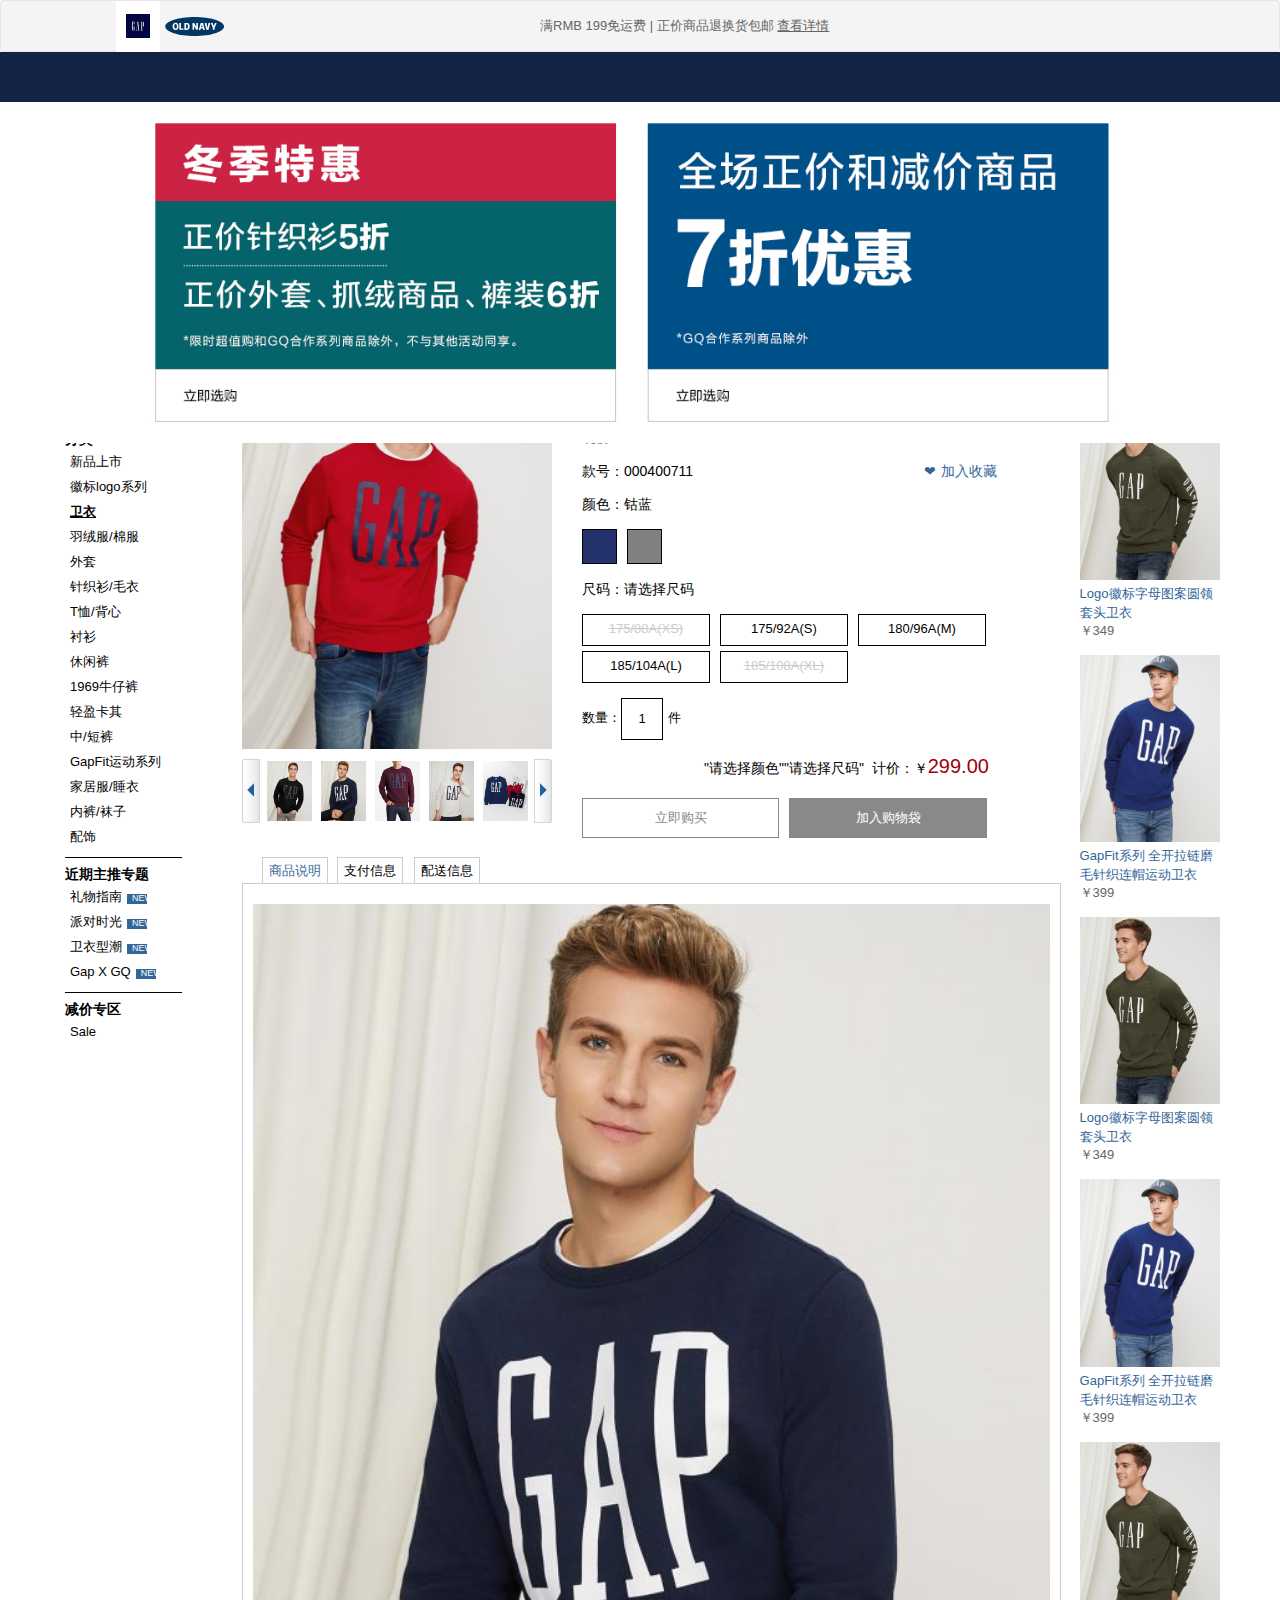
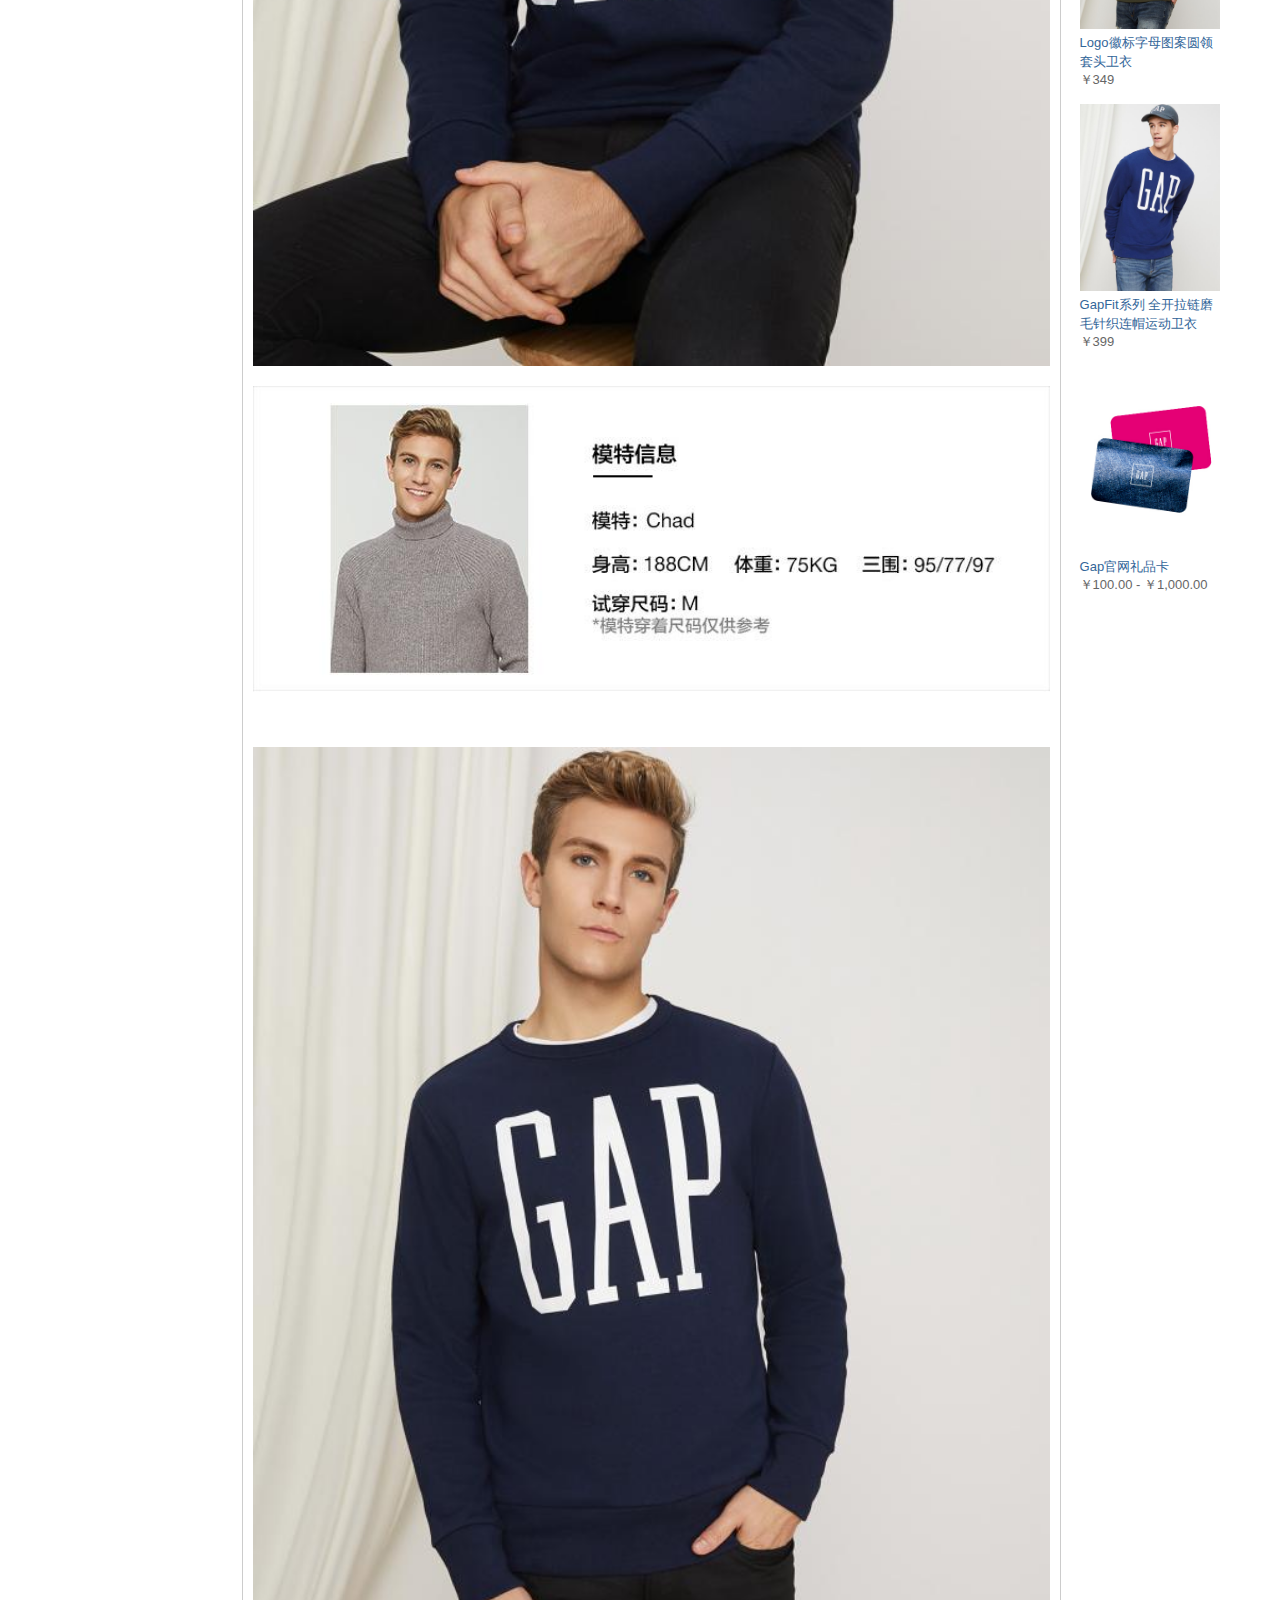
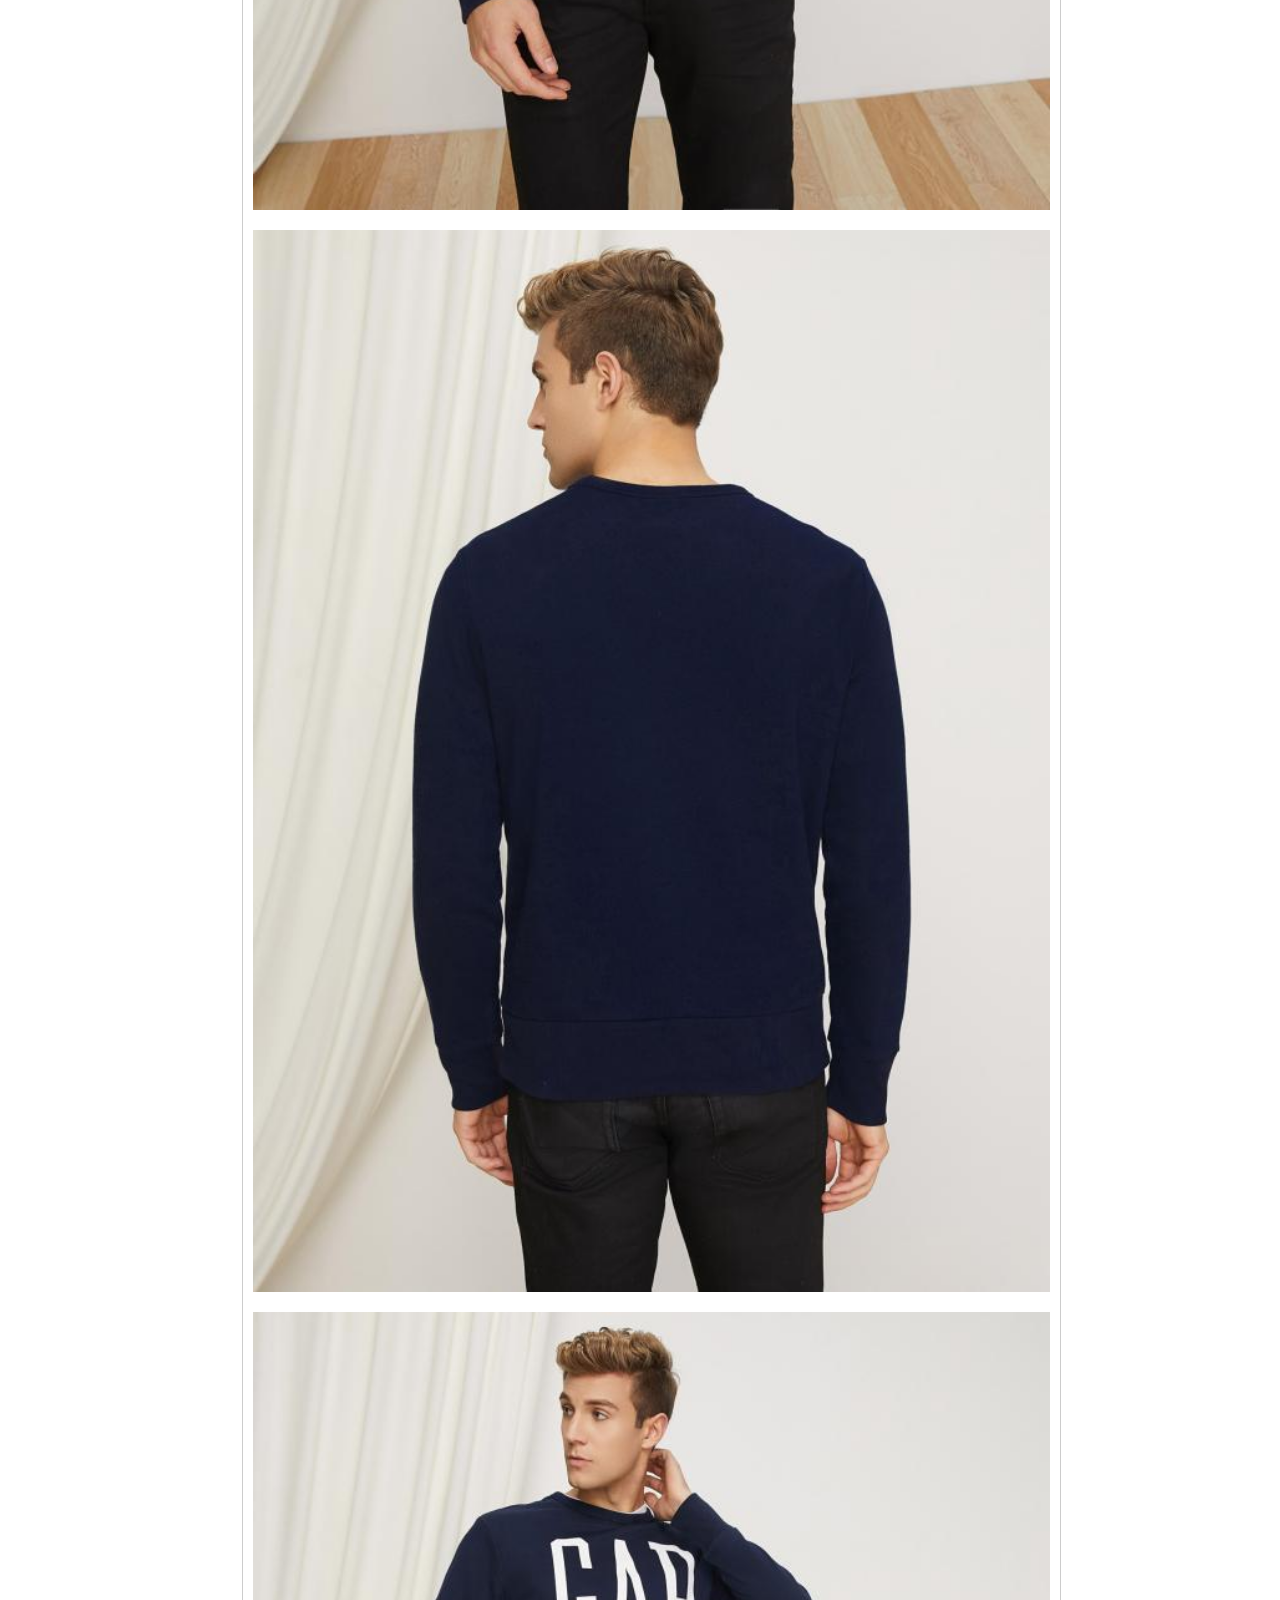
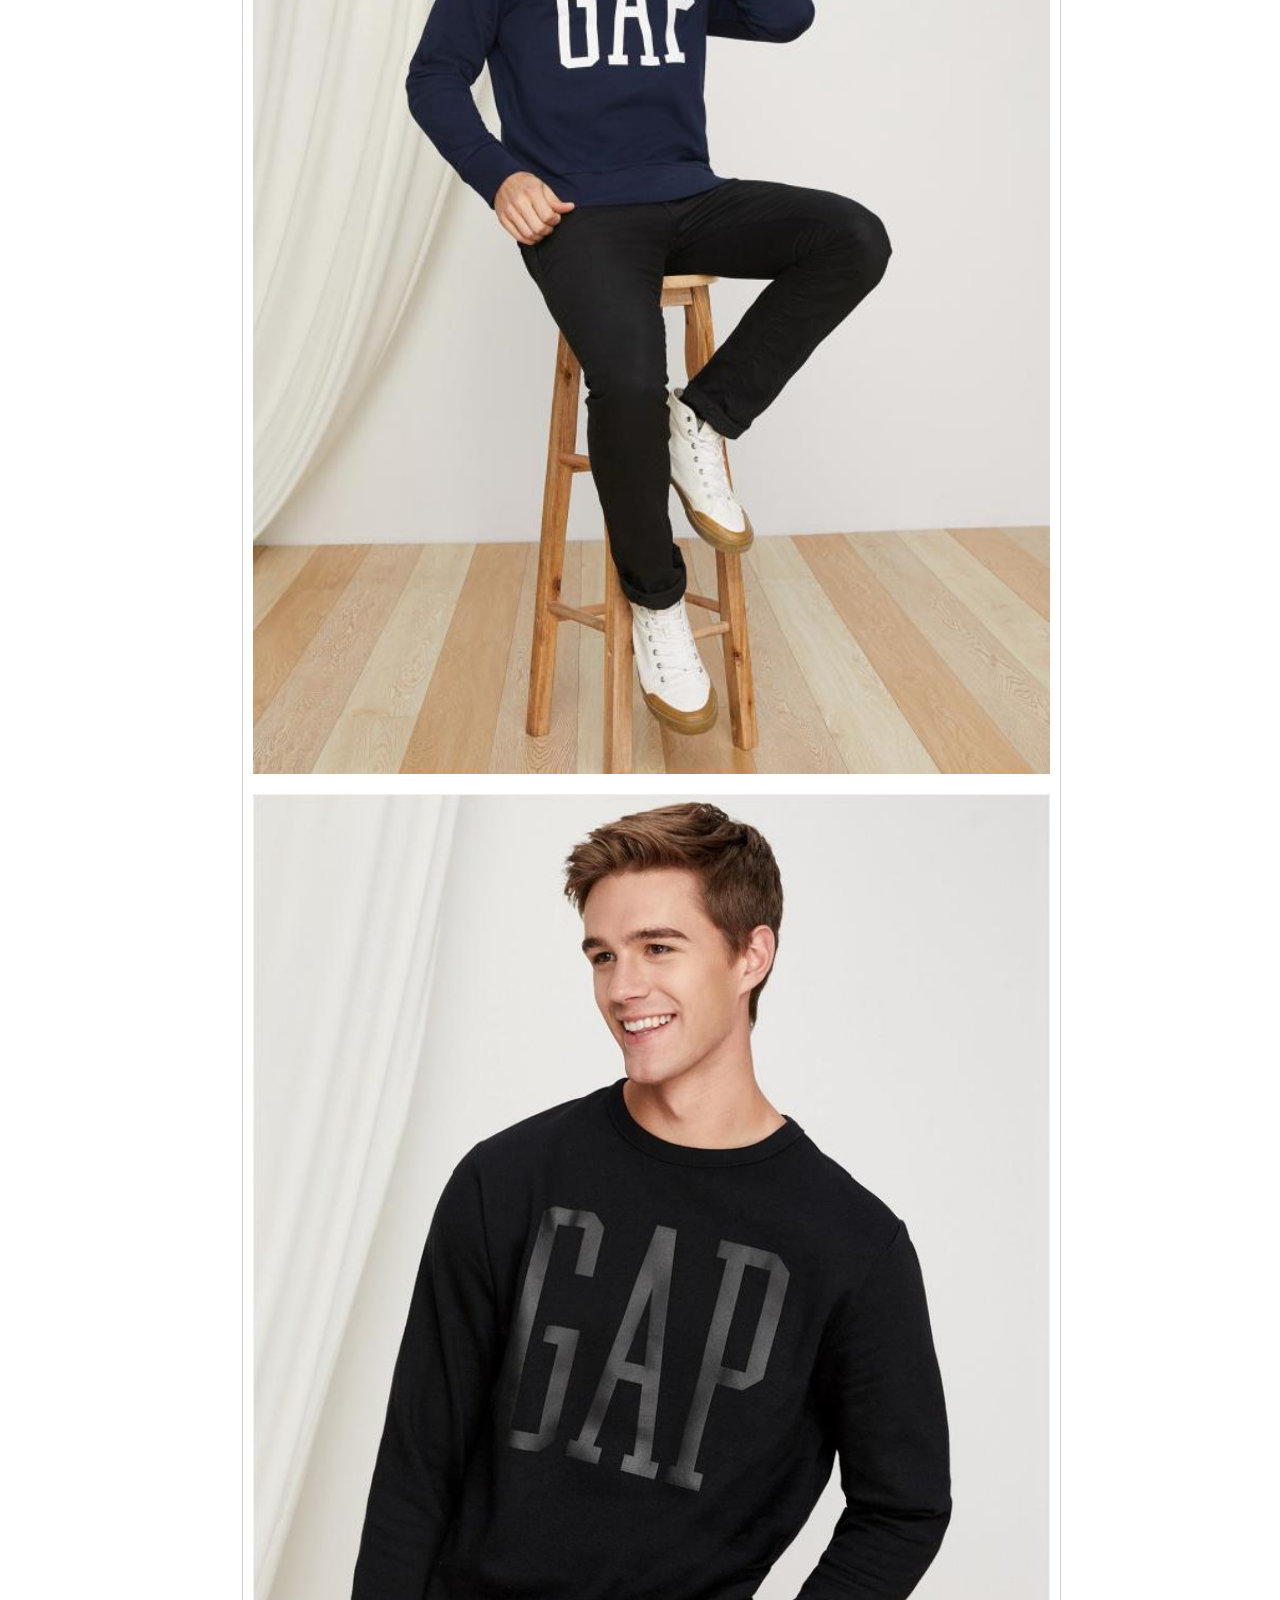
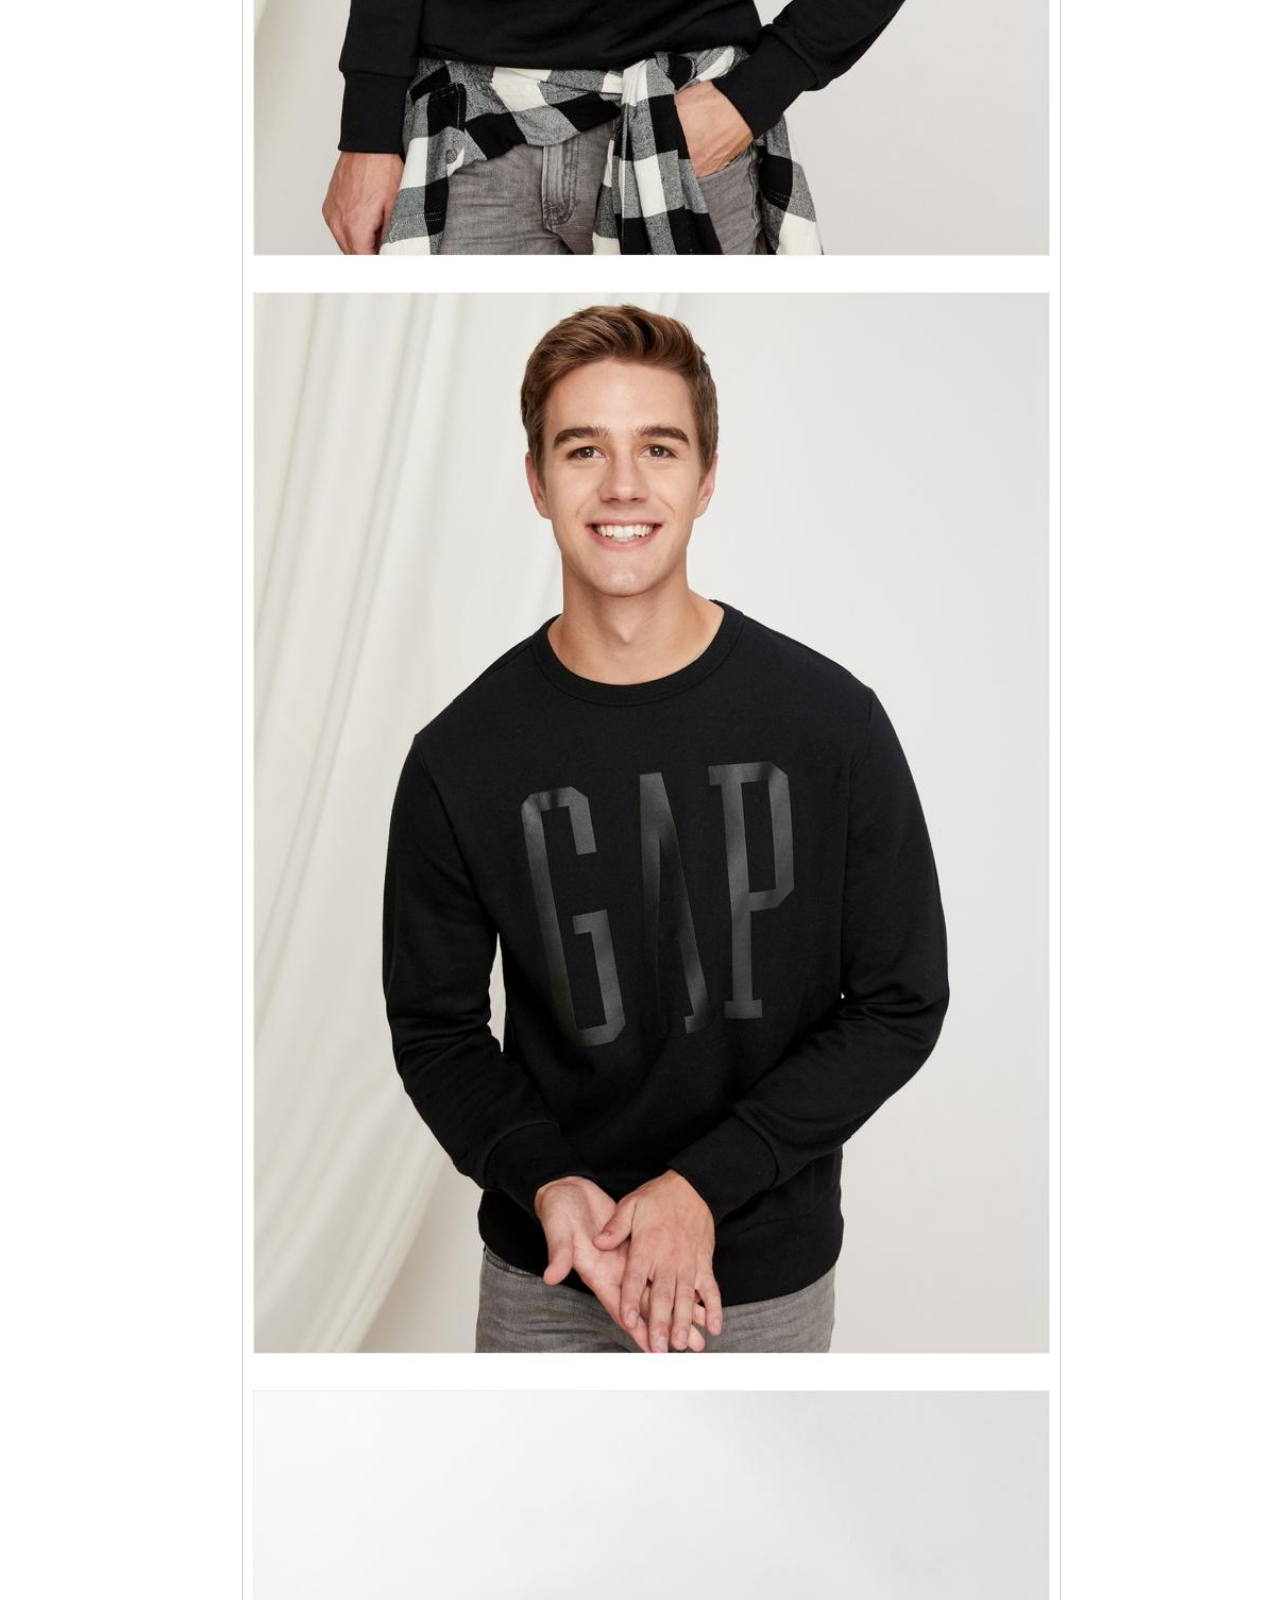
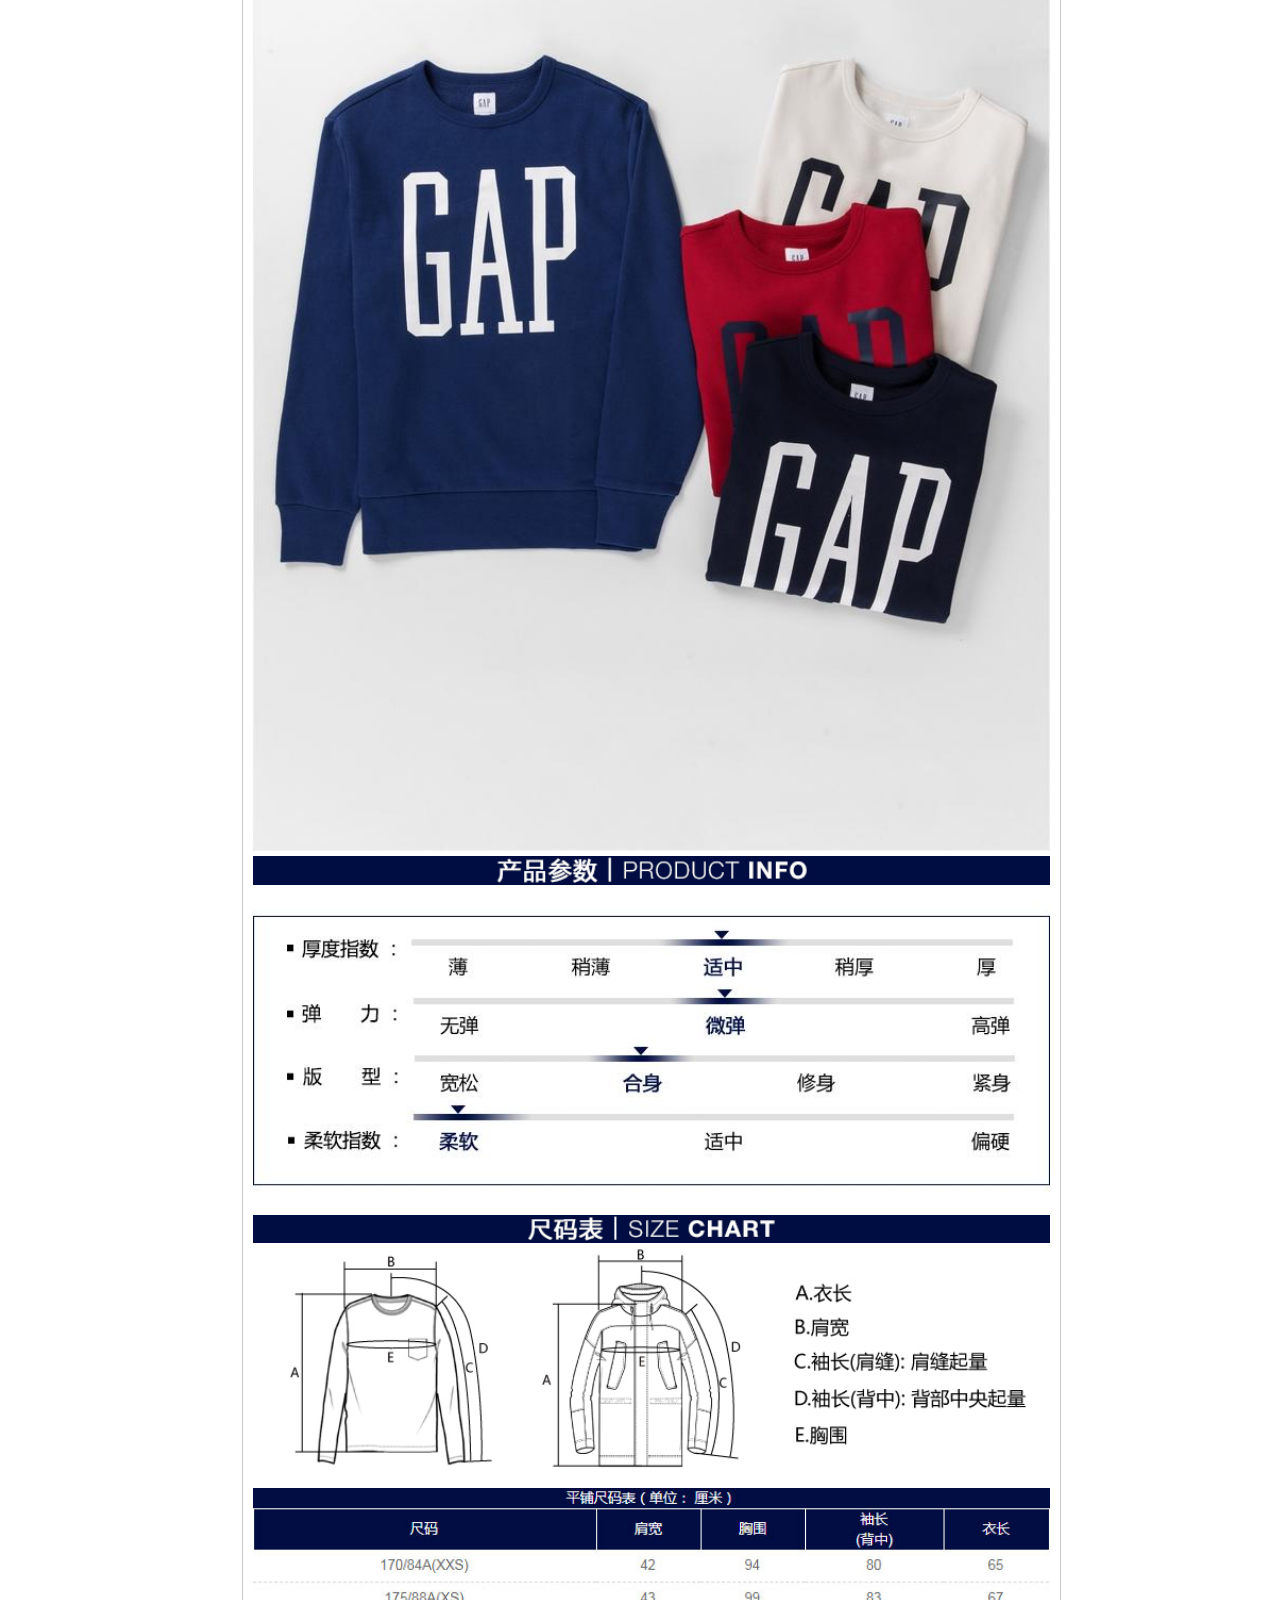
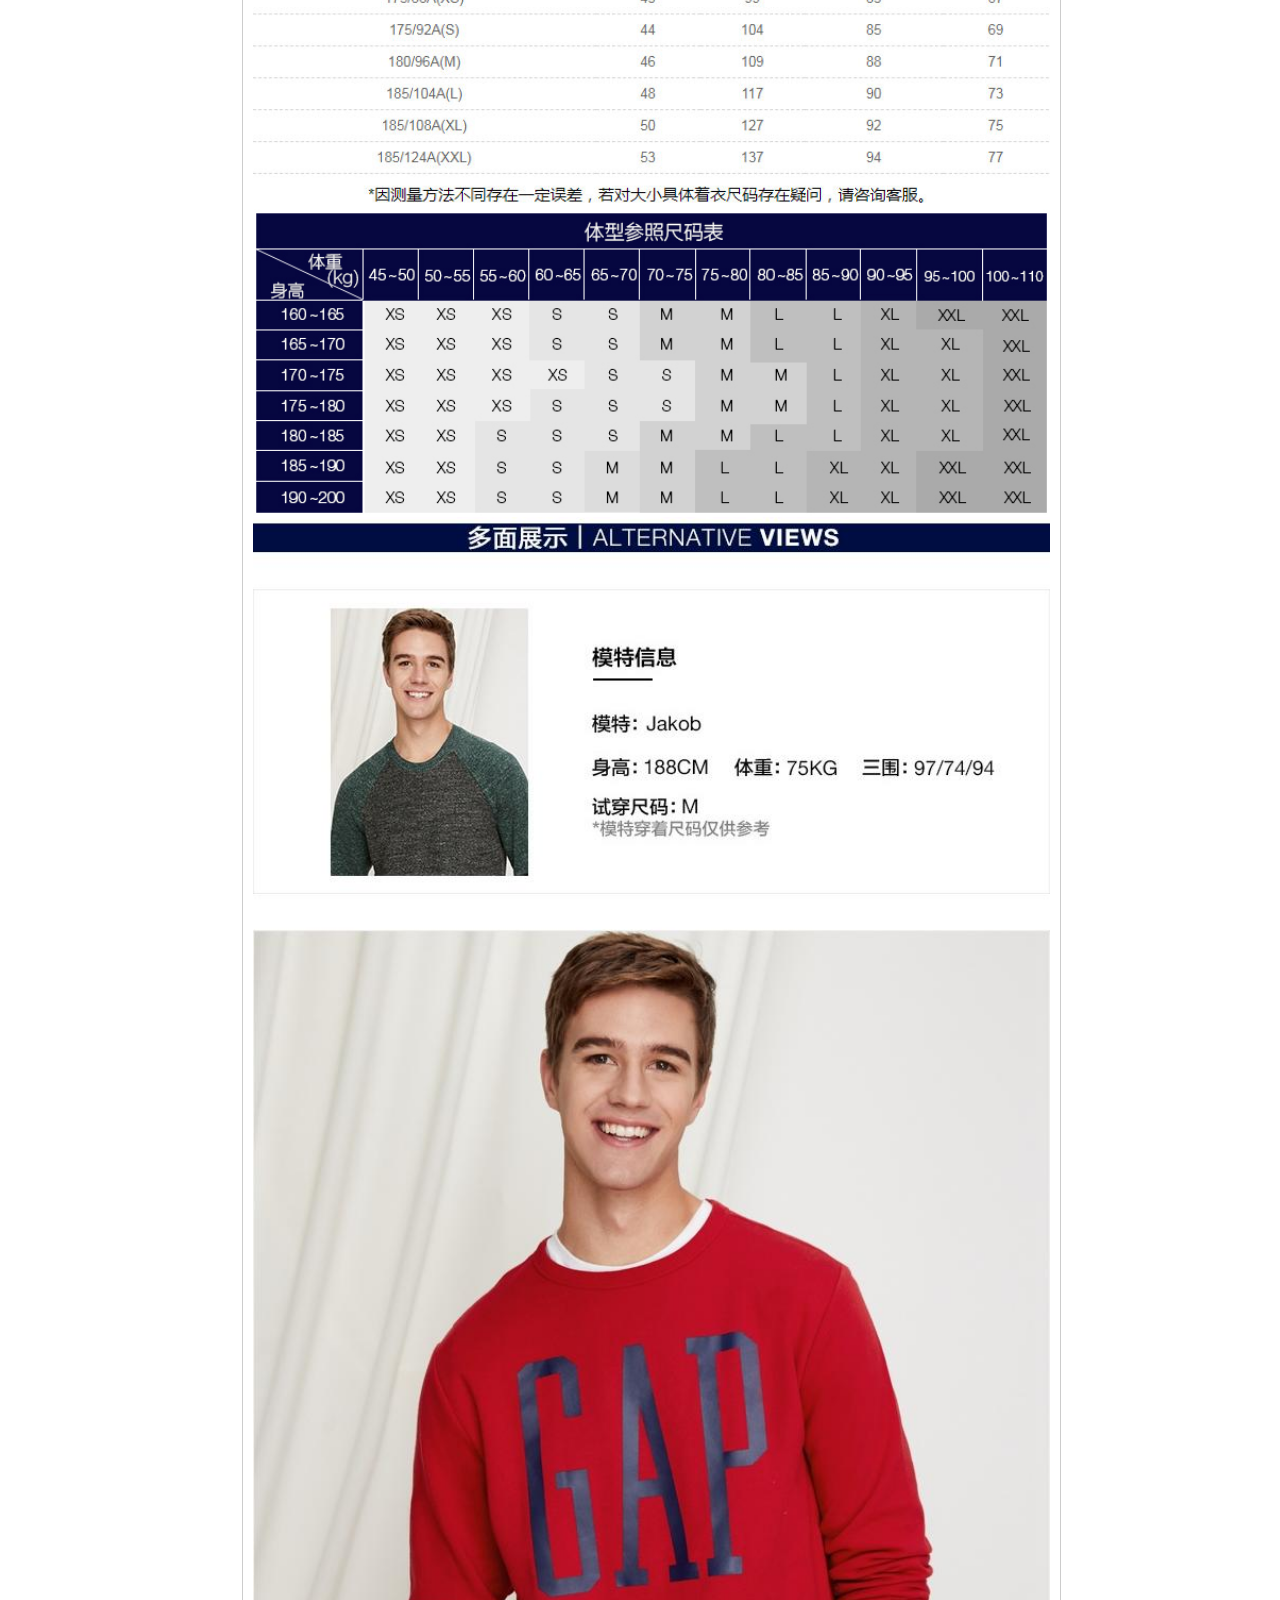
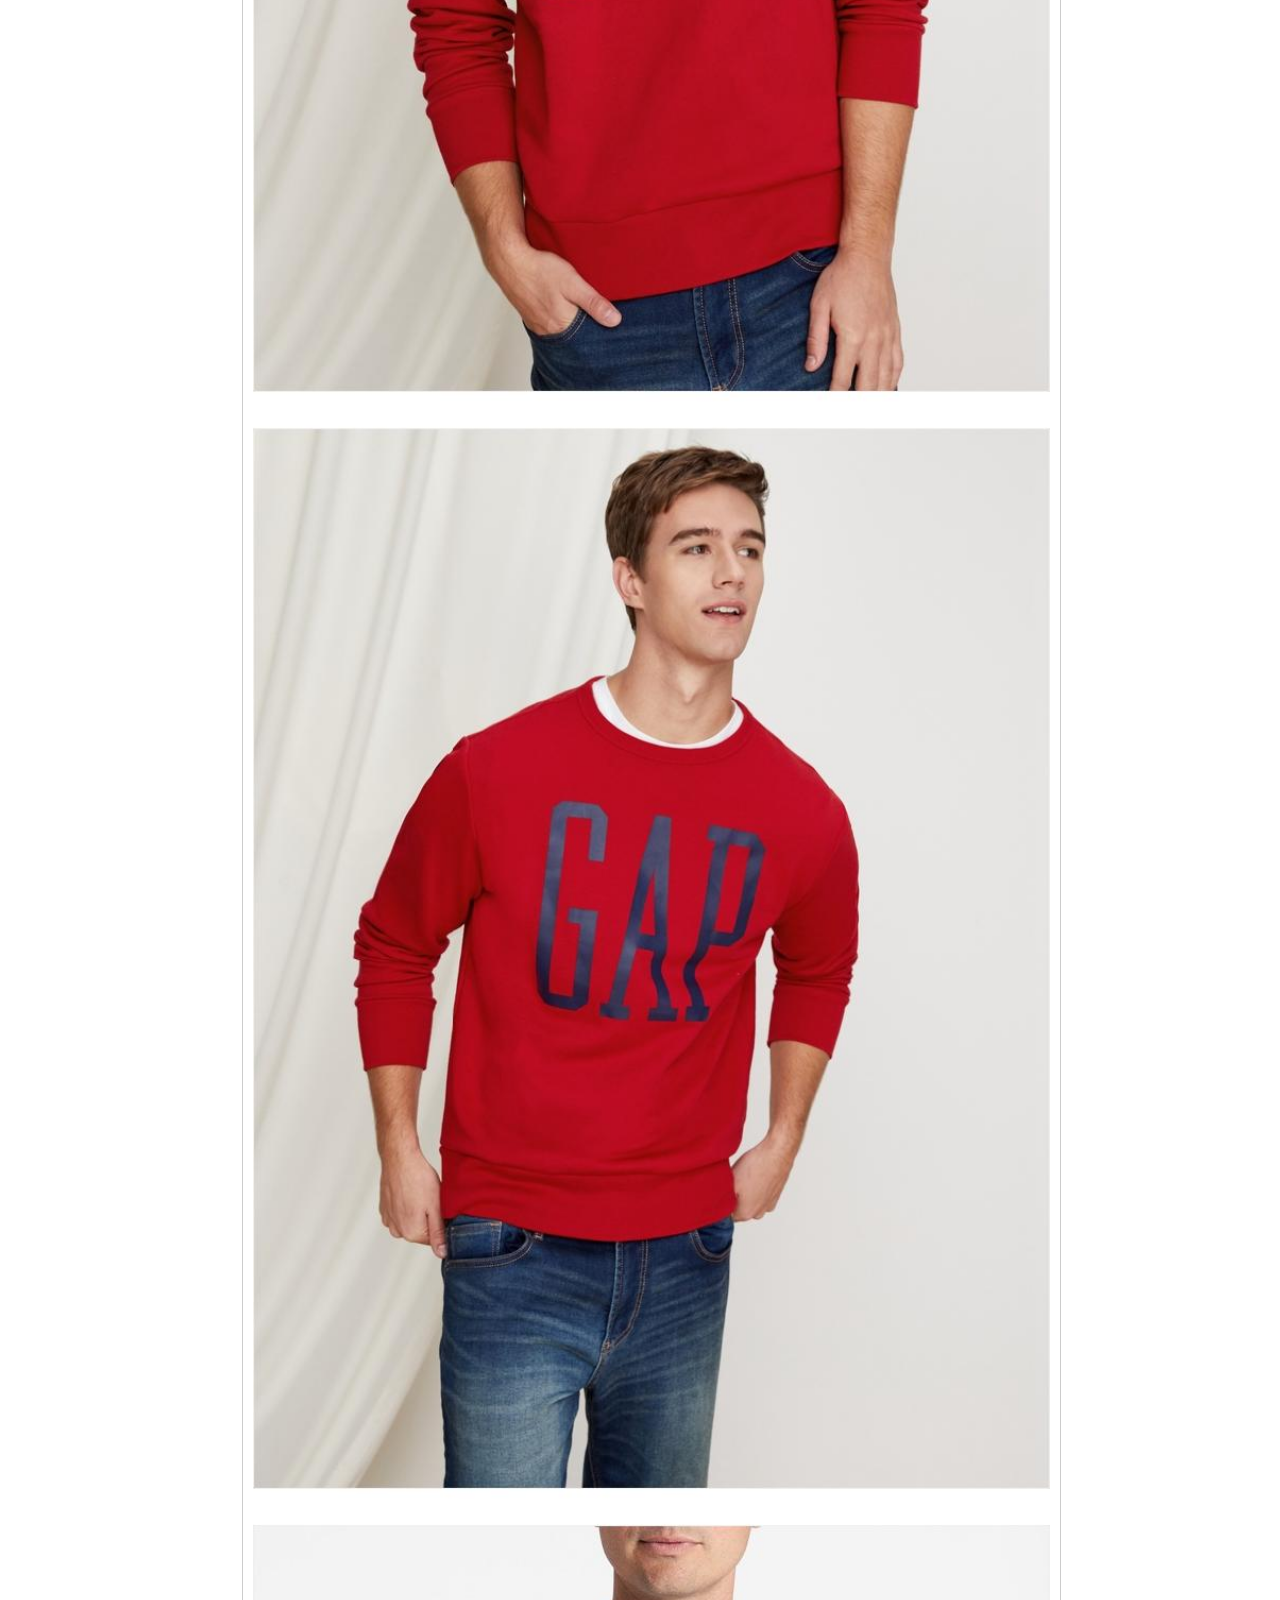
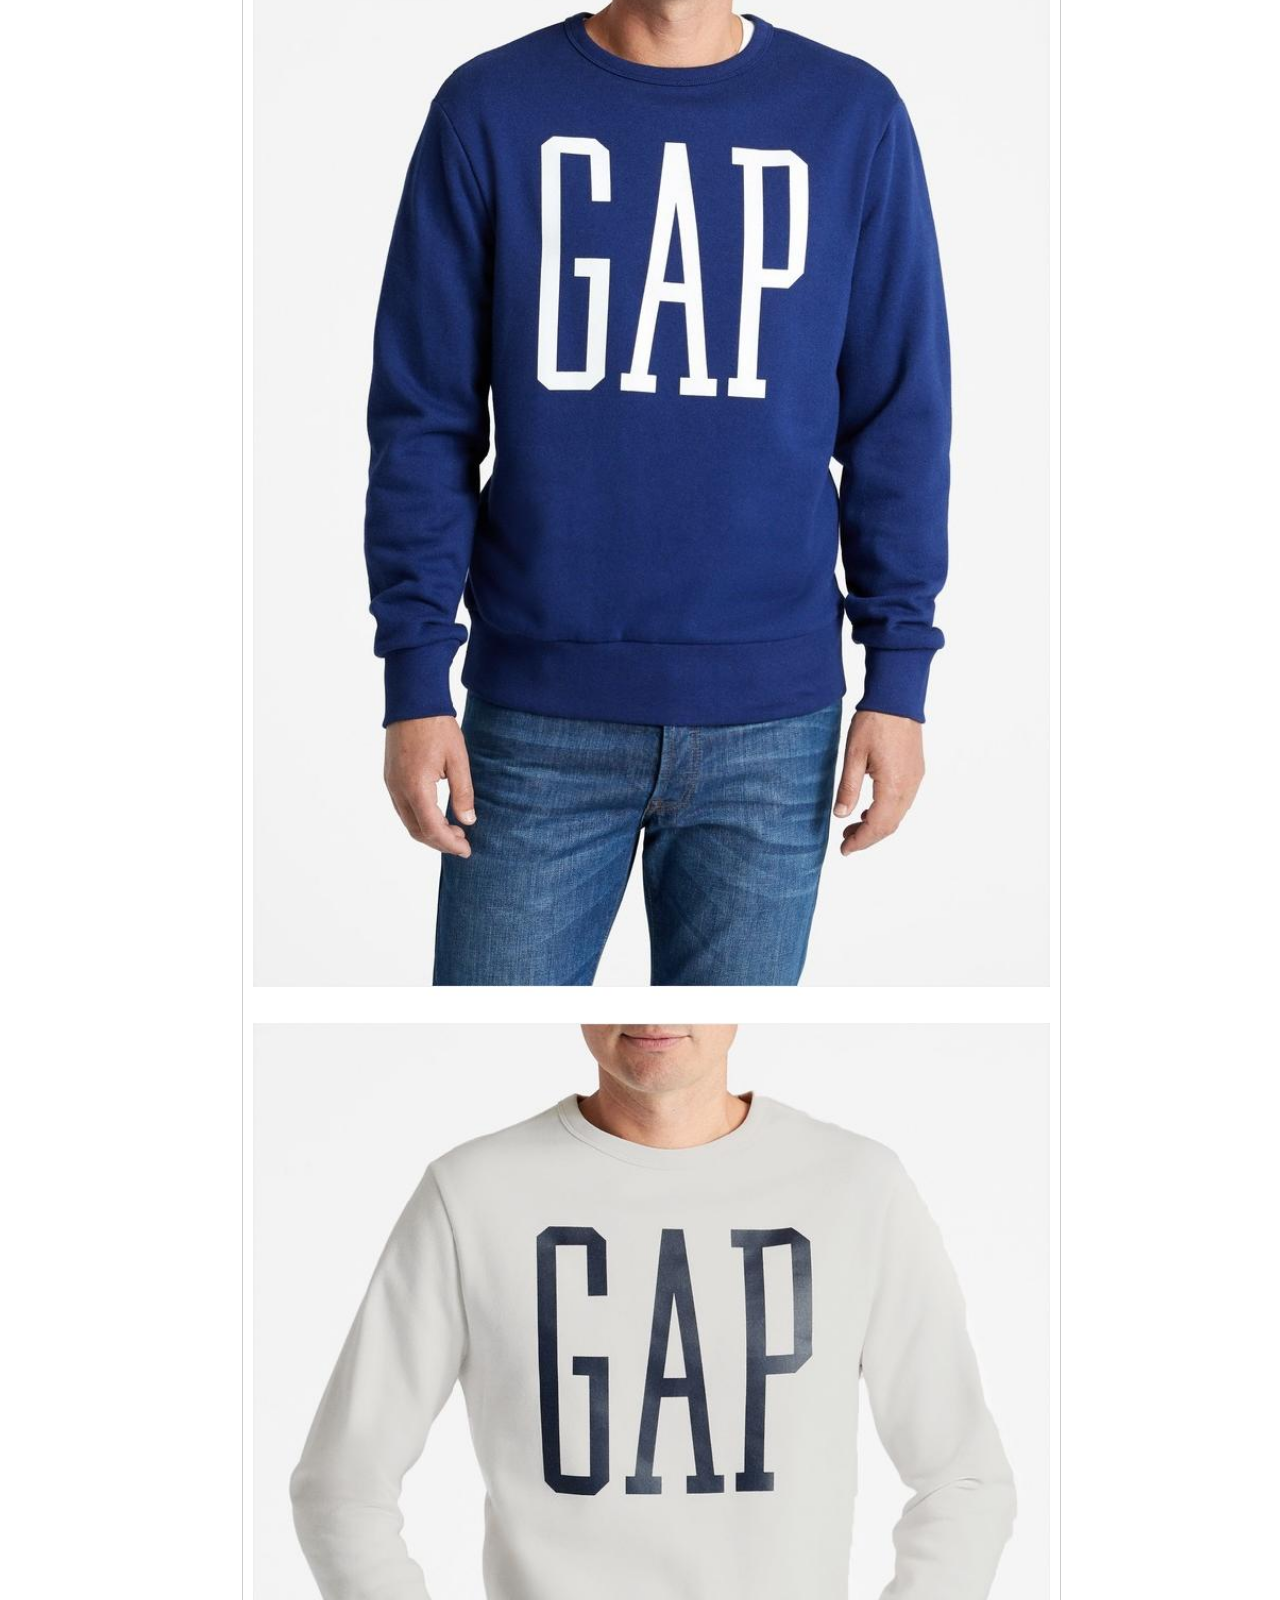
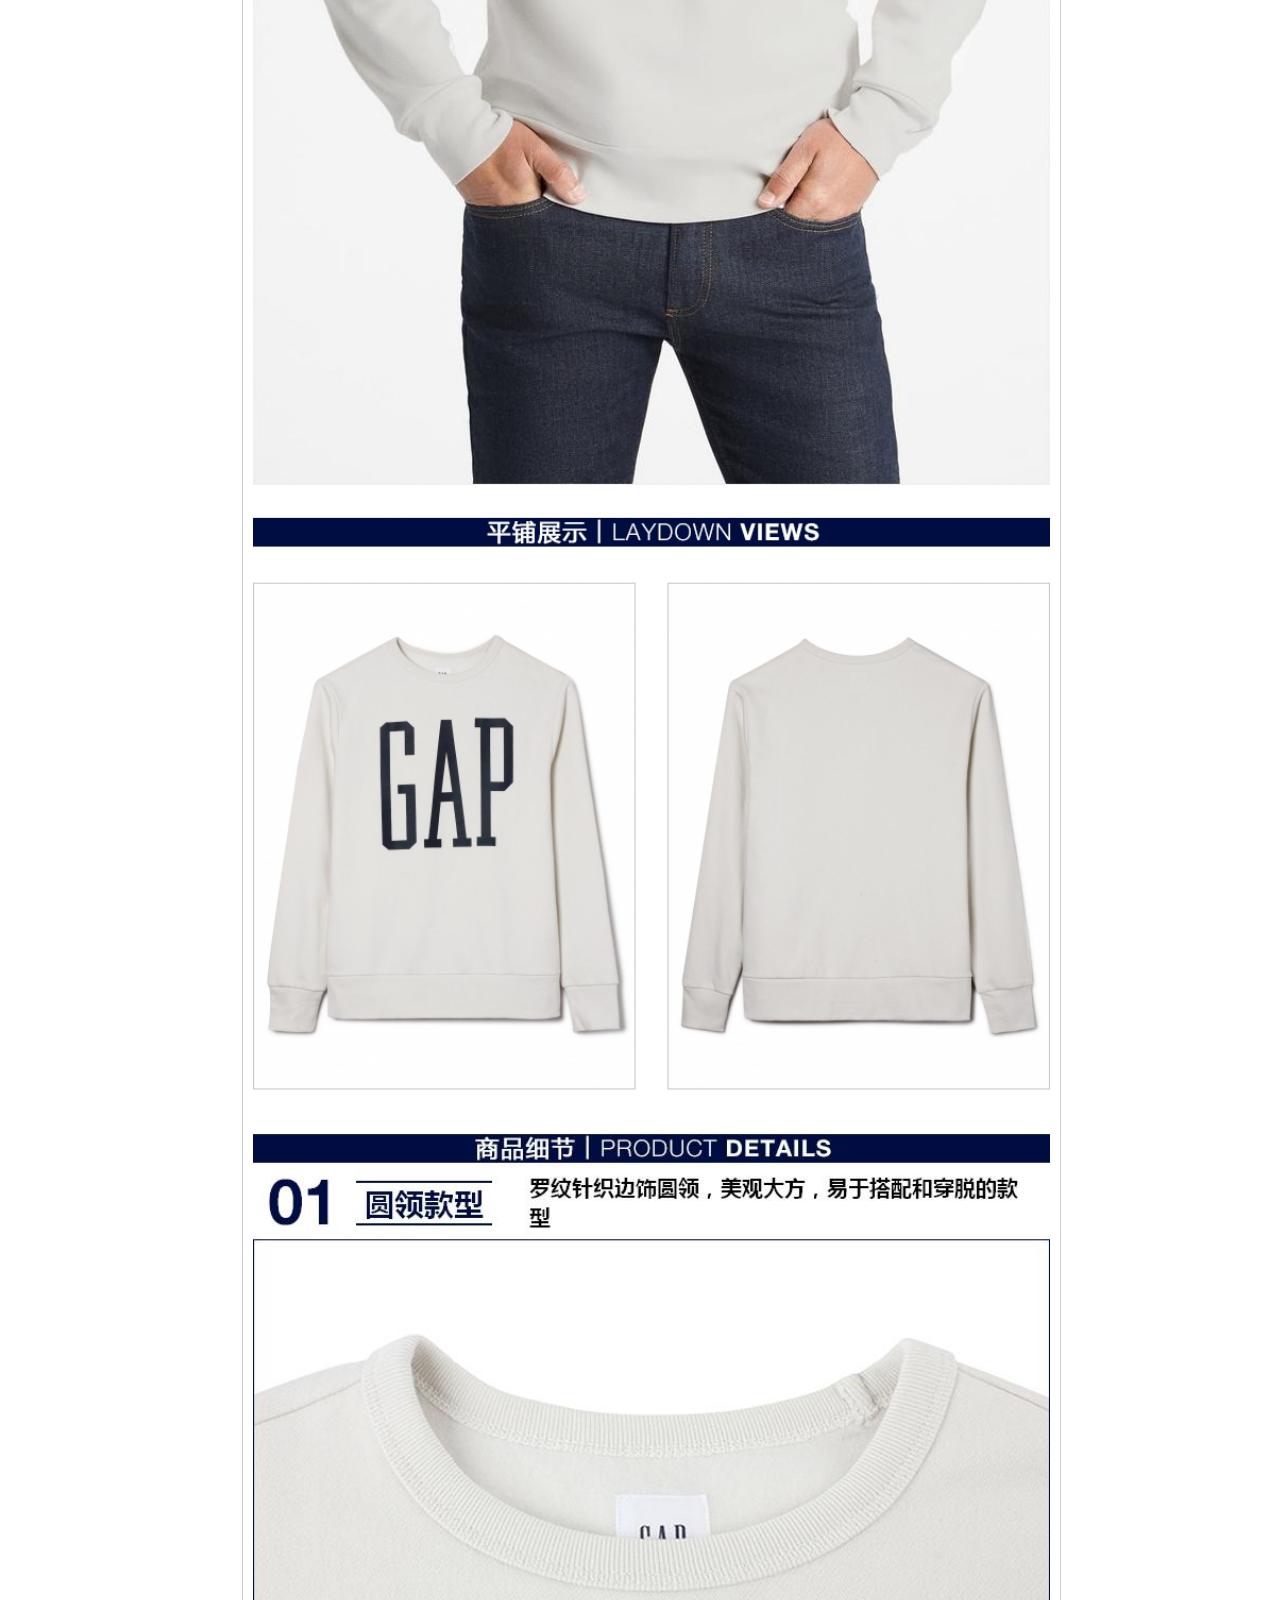
<file: detail.html>
<!DOCTYPE html>
<html>
	<head>
		<meta charset="UTF-8">
		<title>Logo徽标圆领套头卫衣 - Gap中国官网</title>
		<link rel="shortcut icon" href="img/GAP_logo.png" /> 
		<link rel="stylesheet" type="text/css" href="css/public.css"/>
		<link rel="stylesheet" type="text/css" href="css/detail.css"/>
		<script src="js/jquery-1.11.0.min.js"></script>
		<script src="js/index.js" type="text/javascript" charset="utf-8"></script>
	</head>
	<body>
		<!--header-->
		<header>
			<div class="head_left">
				<a href="https://www.gap.cn/" title="Gap"><img src="img/Gap-logo.svg"/></a>
				<a href="https://oldnavy.gap.cn/" title="Old Gap"><img src="img/Old-Navy-logo.svg" /></a>
			</div>
			<div class="head_mid">
				满RMB 199免运费 | 正价商品退换货包邮 <a href="#">查看详情</a>
			</div>
			<div class="head_right">
				<div class="hr_login">
					<p class="signAndLogin">注册/登录</p>
					<p class="signAndLogin">我的账户<span></span></p>
					<div class="hidelogin">
						<a href="login.html" class="signAndLoginButton">注册&nbsp;&nbsp;/&nbsp;&nbsp;登录</a>
						<p style="border-top: 1px solid #ccc;margin-top: 10px;"><a href="">我的订单</a></p>
						<p><a href="javascript:;">帮助中心</a></p>
						<p><a href="javascript:;">会员服务</a></p>
						<p class="onlineserver">
							<a href="javascript:;">在线客服</a>
							<div class="warnDiv">
								<span class="reminder1"></span>
								<span class="reminder2">温馨提示：</span>
								Gap中国官网（Gap.cn）是Gap在大陆的正规网络销售平台，Gap工作人员不会以任何形式要求您购买Gap优惠券、或向您提供非官方网站链接（或二维码）要求您购买Gap商品。如有任何疑问，请您联系cs@gap.cn或致电400-680-8517。谢谢您的支持，祝您购物愉快！
							</div>
						</p>
						<p><a href="javascript:;">查找门店</a></p>
					</div>
				</div>
				<div class="hr_shopcar">
					<img src="img/shoppingcar.jpg"/>
				</div>
			</div>
		</header>
		<!--saleAd-->
		<div id="saleAd" class="saleAd">
			<div class="sSwitchImg">
				<img src="img/181126_SIT_11TOP-BANNER_CN_OPEN.jpg" style="display: block;" id="open"/>
				<img src="img/181126_SIT_11TOP-BANNER_CN_CLOSE.jpg" style="display: none;" id="close"/>
			</div>
			<div id="sale" class="sale">
				<img src="img/181206_HERO-BANNER_CN.jpg" alt="冬季特惠 SALE" style="width:100%;"/>
				<a class="img_1 a1" href="javascript:;" title="冬季特惠"></a>
				<a class="img_1 a2" href="javascript:;" title="SALE"></a>
			</div>
		</div>
		
		<!--logoAndSearch-->
		<div class="logoAndSearch">
			<a href="https://www.gap.cn/"><img src="img/logo.png" title="Gap" alt="GAP" class="logo"/></a>
			<div class="search">
				<input class="inp" type="text" placeholder="请输入关键词"/>
				<button></button>
			</div>
		</div>
		<!--nav-->
		<div id="nav" class="nav">
			<ul class="uls">
				<li class="navL">
					<a href="https://www.gap.cn/" class="navLa">首页</a><span>|</span>
				</li>
				<li class="navL">
					<a href="categroy.html" class="navLa">新品</a><span>|</span>
					<div class="lis1">
						<dl>
							<dt>
								<li><strong>分类索引</strong></li>
								<li><a href="javascript:;">女装</a></li>
								<li><a href="javascript:;">男装</a></li>
								<li><a href="javascript:;">女孩</a></li>
								<li><a href="javascript:;">男孩</a></li>
								<li><a href="javascript:;">女幼</a></li>
								<li><a href="javascript:;">男幼</a></li>
								<li><a href="javascript:;">女婴</a></li>
								<li><a href="javascript:;">男婴</a></li>
								<li><a href="javascript:;">GapFit</a></li>
								<li><a href="javascript:;">孕妇装</a></li>
							</dt>
							<dd><img class="detialImg" src="img/cnnew.jpg"/></dd>
						</dl>
					</div>
				</li>
				<li class="navL">
					<a href="categroy.html" class="navLa">女装</a><span>|</span>
					<div class="lis1">
						<dl>
							<dt>
								<li><strong>分类索引</strong></li>
								<li><a href="javascript:;">新品上市</a></li>
								<li><a href="javascript:;">徽标logo系列</a></li>
								<li><a href="javascript:;">卫衣</a></li>
								<li><a href="javascript:;">羽绒服/棉服</a></li>
								<li><a href="javascript:;">外套</a></li>
								<li><a href="javascript:;">针织衫/毛衣</a></li>
								<li><a href="javascript:;">T恤/背心</a></li>
								<li><a href="javascript:;">衬衫/上衣</a></li>
								<li><a href="javascript:;">裙装</a></li>
								<li><a href="javascript:;">休闲裤</a></li>
								<li><a href="javascript:;">1969牛仔裤</a></li>
							</dt>
							<dt>
								<li><a href="javascript:;"> </a></li>
								<li><a href="javascript:;">中/短裤</a></li>
								<li><a href="javascript:;">连体裤</a></li>
								<li><a href="javascript:;">GapFit运动系列</a></li>
								<li><a href="javascript:;">GapBody家居服/内衣</a></li>
								<li><a href="javascript:;">鞋品</a></li>
								<li><a href="javascript:;">配件</a></li>
							</dt>
							<dt>
								<li><strong>主题精选</strong></li>
								<li><a href="javascript:;">派对时光</a></li>
								<li><a href="javascript:;">礼物指南</a></li>
								<li><a href="javascript:;">运动型格</a></li>
								<li><a href="javascript:;">Look Book</a></li>
							</dt>
							<dt>
								<li><strong>优惠&活动</strong></li>
								<li><a href="javascript:;" style="color: #A0000A;">Sale</a></li>
								<li><a href="javascript:;">精选正价商品5折起</a></li>
								<li><a href="javascript:;">限时超值购</a></li>
							</dt>
							<dd><img class="detialImg" src="img/cnwomen.jpg"/></dd>
						</dl>
					</div>
				</li>
				<li class="navL">
					<a href="categroy.html" class="navLa">GapFit</a><span>|</span>
					<div class="lis1">
						<dl>
							<dt>
								<li><strong>分类索引</strong></li>
								<li><a href="javascript:;">女装</a></li>
								<li><a href="javascript:;">男装</a></li>
								<li><a href="javascript:;">女孩</a></li>
								<li><a href="javascript:;">男孩</a></li>
								<li><a href="javascript:;">孕妇装</a></li>
							</dt>
							<dd><img class="detialImg" src="img/cngapfit.jpg"/></dd>
						</dl>
					</div>
				</li>
				<li class="navL">
					<a href="categroy.html" class="navLa">男装</a><span>|</span>
					<div class="lis1">
						<dl>
							<dt>
								<li><strong>分类索引</strong></li>
								<li><a href="javascript:;">新品上市</a></li>
								<li><a href="javascript:;">徽标logo系列</a></li>
								<li><a href="detail.html">卫衣</a></li>
								<li><a href="javascript:;">羽绒服/棉服</a></li>
								<li><a href="javascript:;">外套</a></li>
								<li><a href="javascript:;">针织衫/毛衣</a></li>
								<li><a href="javascript:;">T恤/背心</a></li>
								<li><a href="javascript:;">衬衫</a></li>
								<li><a href="javascript:;">休闲裤</a></li>
								<li><a href="javascript:;">1969牛仔裤</a></li>
								<li><a href="javascript:;">轻盈卡其</a></li>
							</dt>
							<dt>
								<li><a href="javascript:;"> </a></li>
								<li><a href="javascript:;">中/短裤</a></li>
								<li><a href="javascript:;">GapFit运动系列</a></li>
								<li><a href="javascript:;">家居服/睡衣</a></li>
								<li><a href="javascript:;">内裤/袜子</a></li>
								<li><a href="javascript:;">配饰</a></li>
							</dt>
							<dt>
								<li><strong>主题精选</strong></li>
								<li><a href="javascript:;">Gap X GQ</a></li>
								<li><a href="javascript:;">派对时光</a></li>
								<li><a href="javascript:;">礼物指南</a></li>
								<li><a href="javascript:;">Look Book</a></li>
							</dt>
							<dt>
								<li><strong>优惠&活动</strong></li>
								<li><a href="javascript:;" style="color: #A0000A;">Sale</a></li>
								<li><a href="javascript:;">精选正价商品5折起</a></li>
								<li><a href="javascript:;">限时超值购</a></li>
							</dt>
							<dd><img class="detialImg" src="img/cnmen.jpg"/></dd>
						</dl>
					</div>
				</li>
				<li class="navL">
					<a href="categroy.html" class="navLa">女孩</a><span>|</span>
					<div class="lis1">
						<dl>
							<dt>
								<li><strong>分类索引</strong></li>
								<li><a href="javascript:;">新品上市</a></li>
								<li><a href="javascript:;">徽标logo系列</a></li>
								<li><a href="javascript:;">羽绒服/棉服</a></li>
								<li><a href="javascript:;">卫衣</a></li>
								<li><a href="javascript:;">外套</a></li>
								<li><a href="javascript:;">针织衫/毛衣</a></li>
								<li><a href="javascript:;">T恤/背心</a></li>
								<li><a href="javascript:;">衬衫/上衣</a></li>
								<li><a href="javascript:;">裙裤</a></li>
								<li><a href="javascript:;">休闲裤</a></li>
								<li><a href="javascript:;">1969牛仔裤</a></li>
							</dt>
							<dt>
								<li><a href="javascript:;"> </a></li>
								<li><a href="javascript:;">中/短裤</a></li>
								<li><a href="javascript:;">连体裤</a></li>
								<li><a href="javascript:;">GapFit运动系列</a></li>
								<li><a href="javascript:;">家居套装/内衣</a></li>
								<li><a href="javascript:;">袜子/裤袜</a></li>
								<li><a href="javascript:;">配件</a></li>
								<li><a href="javascript:;">鞋品</a></li>
								<li><a href="javascript:;">泳装</a></li>
							</dt>
							<dt>
								<li><strong>主题精选</strong></li>
								<li><a href="javascript:;">派对时光</a></li>
								<li><a href="javascript:;">礼物指南</a></li>
								<li><a href="javascript:;">Gap x Disney合作系列</a></li>
								<li><a href="javascript:;">Gap x JusticeLeague合作系列</a></li>
								<li><a href="javascript:;">Gap x Star Wars限定联名系列</a></li>
								<li><a href="javascript:;">Gap x SJP合作系列</a></li>
							</dt>
							<dt>
								<li><strong>优惠&活动</strong></li>
								<li><a href="javascript:;" style="color: #A0000A;">Sale</a></li>
								<li><a href="javascript:;">精选正价商品5折起</a></li>
								<li><a href="javascript:;">限时超值购</a></li>
							</dt>
							<dd><img class="detialImg" src="img/cngirls.jpg"/></dd>
						</dl>
					</div>
				</li>
				<li class="navL">
					<a href="categroy.html" class="navLa">男孩</a><span>|</span>
					<div class="lis1">
						<dl>
							<dt>
								<li><strong>分类索引</strong></li>
								<li><a href="javascript:;">新品上市</a></li>
								<li><a href="javascript:;">徽标logo系列</a></li>
								<li><a href="javascript:;">羽绒服/棉服</a></li>
								<li><a href="javascript:;">卫衣</a></li>
								<li><a href="javascript:;">外套</a></li>
								<li><a href="javascript:;">针织衫/毛衣</a></li>
								<li><a href="javascript:;">T恤/背心/POLO衫</a></li>
								<li><a href="javascript:;">衬衫</a></li>
								<li><a href="javascript:;">休闲裤</a></li>
								<li><a href="javascript:;">牛仔裤</a></li>
								<li><a href="javascript:;">中/短裤</a></li>
							</dt>
							<dt>
								<li><a href="javascript:;"> </a></li>
								<li><a href="javascript:;">GapFit运动系列</a></li>
								<li><a href="javascript:;">家居套装/睡衣</a></li>
								<li><a href="javascript:;">内裤/袜子</a></li>
								<li><a href="javascript:;">鞋/配件</a></li>
							</dt>
							<dt>
								<li><strong>主题精选</strong></li>
								<li><a href="javascript:;">派对时光</a></li>
								<li><a href="javascript:;">礼物指南</a></li>
								<li><a href="javascript:;">Gap x Disney合作系列</a></li>
								<li><a href="javascript:;">Gap x JusticeLeague合作系列</a></li>
								<li><a href="javascript:;">Gap x Star Wars限定联名系列</a></li>
								<li><a href="javascript:;">Gap x SJP合作系列</a></li>
							</dt>
							<dt>
								<li><strong>优惠&活动</strong></li>
								<li><a href="javascript:;" style="color: #A0000A;">Sale</a></li>
								<li><a href="javascript:;">精选正价商品5折起</a></li>
								<li><a href="javascript:;">限时超值购</a></li>
							</dt>
							<dd><img class="detialImg" src="img/cnboys.jpg"/></dd>
						</dl>
					</div>
				</li>
				<li class="navL">
					<a href="categroy.html" class="navLa">幼儿</a><span>|</span>
					<div class="lis1">
						<dl style="padding: 0 50px;">
							<dt>
								<li><strong>分类索引</strong></li>
								<li><a href="javascript:;"><strong>女幼(1-5岁)</strong></a></li>
								<li><a href="javascript:;">女幼新品</a></li>
								<li><a href="javascript:;">徽标logo系列</a></li>
								<li><a href="javascript:;">羽绒服/棉服</a></li>
								<li><a href="javascript:;">卫衣/外套</a></li>
								<li><a href="javascript:;">针织衫/毛衣</a></li>
								<li><a href="javascript:;">T恤/背心</a></li>
								<li><a href="javascript:;">衬衫/上衣</a></li>
								<li><a href="javascript:;">裙装</a></li>
								<li><a href="javascript:;">休闲/打底裤</a></li>
								<li><a href="javascript:;">牛仔裤</a></li>
								<li><a href="javascript:;">连体/背带裤</a></li>
							</dt>
							<dt>
								<li><a href="javascript:;"> </a></li>
								<li><a href="javascript:;"> </a></li>
								<li><a href="javascript:;">中/短裤</a></li>
								<li><a href="javascript:;">内衣/家居套装</a></li>
								<li><a href="javascript:;">袜子/裤袜</a></li>
								<li><a href="javascript:;">配件</a></li>
								<li><a href="javascript:;">泳装</a></li>
							</dt>
							<dt>
								<li><strong>分类索引</strong></li>
								<li><a href="javascript:;"><strong>男幼(1-5岁)</strong></a></li>
								<li><a href="javascript:;">男幼新品</a></li>
								<li><a href="javascript:;">徽标logo系列</a></li>
								<li><a href="javascript:;">羽绒服/棉服</a></li>
								<li><a href="javascript:;">卫衣/外套</a></li>
								<li><a href="javascript:;">针织衫/毛衣</a></li>
								<li><a href="javascript:;">T恤/背心</a></li>
								<li><a href="javascript:;">衬衫</a></li>
								<li><a href="javascript:;">休闲裤</a></li>
								<li><a href="javascript:;">牛仔裤</a></li>
								<li><a href="javascript:;">中/短裤</a></li>
								<li><a href="javascript:;">内衣/家居套装</a></li>
							</dt>
							<dt>
								<li><a href="javascript:;"> </a></li>
								<li><a href="javascript:;"> </a></li>
								<li><a href="javascript:;">内裤/袜子</a></li>
								<li><a href="javascript:;">配件</a></li>
								<li><a href="javascript:;">泳装</a></li>
							</dt>
							<dt style="width: 300px;">
								<li><strong>主题精选</strong></li>
								<li><a href="javascript:;">派对时光</a></li>
								<li><a href="javascript:;">礼物指南</a></li>
								<li><a href="javascript:;">Gap x Disney合作系列</a></li>
								<li><a href="javascript:;">Gap x JusticeLeague合作系列</a></li>
								<li><a href="javascript:;">Gap x Star Wars限定联名系列</a></li>
								<li><a href="javascript:;">Gap x SJP合作系列</a></li>
							</dt>
							<dt>
								<li><strong>优惠&活动</strong></li>
								<li><a href="javascript:;" style="color: #A0000A;">女幼Sale</a></li>
								<li><a href="javascript:;" style="color: #A0000A;">男幼Sale</a></li>
								<li><a href="javascript:;">精选正价商品5折起</a></li>
								<li><a href="javascript:;">限时超值购</a></li>
							</dt>
							<dd><img class="detialImg" src="img/cntoddler.jpg"/></dd>
						</dl>
					</div>
				</li>
				<li class="navL">
					<a href="categroy.html" class="navLa">婴儿</a><span>|</span>
					<div class="lis1">
						<dl style="padding: 0 50px;">
							<dt>
								<li><strong>分类索引</strong></li>
								<li><a href="javascript:;"><strong>女婴(0-24月)</strong></a></li>
								<li><a href="javascript:;">女婴新品</a></li>
								<li><a href="javascript:;">徽标logo系列</a></li>
								<li><a href="javascript:;">羽绒服/棉服</a></li>
								<li><a href="javascript:;">连体衣</a></li>
								<li><a href="javascript:;">卫衣/外套</a></li>
								<li><a href="javascript:;">针织衫/毛衣</a></li>
								<li><a href="javascript:;">上衣</a></li>
								<li><a href="javascript:;">裙装</a></li>
								<li><a href="javascript:;">牛仔裤</a></li>
								<li><a href="javascript:;">休闲/打底裤</a></li>
								<li><a href="javascript:;">中/短裤</a></li>
							</dt>
							<dt>
								<li><a href="javascript:;"> </a></li>
								<li><a href="javascript:;"> </a></li>
								<li><a href="javascript:;">内衣/家居套装</a></li>
								<li><a href="javascript:;">配件</a></li>
							</dt>
							<dt>
								<li><strong>分类索引</strong></li>
								<li><a href="javascript:;"><strong>男婴(0-24月)</strong></a></li>
								<li><a href="javascript:;">男婴新品</a></li>
								<li><a href="javascript:;">徽标logo系列</a></li>
								<li><a href="javascript:;">羽绒服/棉服</a></li>
								<li><a href="javascript:;">卫衣/外套</a></li>
								<li><a href="javascript:;">针织衫/毛衣</a></li>
								<li><a href="javascript:;">上衣</a></li>
								<li><a href="javascript:;">牛仔裤</a></li>
								<li><a href="javascript:;">休闲/打底裤</a></li>
								<li><a href="javascript:;">中/短裤</a></li>
								<li><a href="javascript:;">内衣/家居套装</a></li>
							</dt>
							<dt>
								<li><a href="javascript:;"> </a></li>
								<li><a href="javascript:;"> </a></li>
								<li><a href="javascript:;">配件</a></li>
							</dt>
							<dt style="width: 300px;">
								<li><strong>主题精选</strong></li>
								<li><a href="javascript:;">派对时光</a></li>
								<li><a href="javascript:;">礼物指南</a></li>
								<li><a href="javascript:;">Gap x Disney合作系列</a></li>
								<li><a href="javascript:;">Gap x Star Wars限定联名系列</a></li>
								<li><a href="javascript:;">熊耳宝贝</a></li>
							</dt>
							<dt>
								<li><strong>优惠&活动</strong></li>
								<li><a href="javascript:;" style="color: #A0000A;">女婴Sale</a></li>
								<li><a href="javascript:;" style="color: #A0000A;">男婴Sale</a></li>
								<li><a href="javascript:;">精选正价商品5折起</a></li>
								<li><a href="javascript:;">限时超值购</a></li>
							</dt>
							<dd><img class="detialImg" src="img/cnbaby.jpg"/></dd>
						</dl>
					</div>
				</li>
				<li class="navL">
					<a href="categroy.html" class="navLa">孕妇装</a><span>|</span>
					<div class="lis1">
						<dl>
							<dt>
								<li><strong>分类索引</strong></li>
								<li><a href="javascript:;">新品上市</a></li>
								<li><a href="javascript:;">卫衣/外套</a></li>
								<li><a href="javascript:;">针织衫/毛衣</a></li>
								<li><a href="javascript:;">T恤/背心</a></li>
								<li><a href="javascript:;">衬衫/上衣</a></li>
								<li><a href="javascript:;">裙装</a></li>
								<li><a href="javascript:;">牛仔裤</a></li>
								<li><a href="javascript:;">休闲裤</a></li>
								<li><a href="javascript:;">GapFit运动系列</a></li>
								<li><a href="javascript:;">中/短裤</a></li>
							</dt>
							<dt>
								<li><strong>优惠&活动</strong></li>
								<li><a href="javascript:;" style="color: #A0000A;">Sale</a></li>
							</dt>
							<dd><img class="detialImg" src="img/cnyf.jpg"/></dd>
						</dl>
					</div>
				</li>
				<li class="navL">
					<a href="categroy.html" class="navLa">Sale</a><span></span>
					<div class="lis1">
						<dl>
							<dt>
								<li><strong>分类索引</strong></li>
								<li><a href="javascript:;">女装</a></li>
								<li><a href="javascript:;">男装</a></li>
								<li><a href="javascript:;">女孩</a></li>
								<li><a href="javascript:;">男孩</a></li>
								<li><a href="javascript:;">女幼</a></li>
								<li><a href="javascript:;">男幼</a></li>
								<li><a href="javascript:;">女婴</a></li>
								<li><a href="javascript:;">男婴</a></li>
								<li><a href="javascript:;">GapFit</a></li>
								<li><a href="javascript:;">孕妇装</a></li>
							</dt>
							<dt>
								<li><strong>优惠&活动</strong></li>
								<li><a href="javascript:;" style="color: #A0000A;">Sale</a></li>
								<li><a href="javascript:;">限时超值购</a></li>
								<li><a href="javascript:;">精选正价商品5折起</a></li>
							</dt>
							<dd><img class="detialImg" src="img/cnsale.jpg"/></dd>
						</dl>
					</div>
				</li>
				<li class="navL_img">
					<a href="shopcar.html" class="navLa"><img src="img/shopcar.png"/></a>
				</li>
			</ul>
		</div>
		
		<!--content-->
		<div class="content">
			<div class="content_top">
				<a href="javascript:;">首页</a>&gt;<a href="javascript:;">男装</a>&gt;<a href="javascript:;">卫衣</a>&gt;<a href="javascript:;">Logo徽标圆领套头卫衣</a>
			</div>
			<div class="bg_content">
				<div class="content_left">
					<ul class="navUls">
						<li class="navLi0"><strong>限时特惠</strong></li>
						<li class="navLi"><a href="">精选正价商品5折起</a></li>
						<li class="navLi"><a href="">限时超值购</a></li>
					</ul>
					<ul class="navUls">
						<li class="navLi0"><strong>分类</strong></li>
						<li class="navLi"><a href="">新品上市</a></li>
						<li class="navLi"><a href="">徽标logo系列</a></li>
						<li class="navLi" id="focusLi"><a href="">卫衣</a></li>
						<li class="navLi"><a href="">羽绒服/棉服</a></li>
						<li class="navLi"><a href="">外套</a></li>
						<li class="navLi"><a href="">针织衫/毛衣</a></li>
						<li class="navLi"><a href="">T恤/背心</a></li>
						<li class="navLi"><a href="">衬衫</a></li>
						<li class="navLi"><a href="">休闲裤</a></li>
						<li class="navLi"><a href="">1969牛仔裤</a></li>
						<li class="navLi"><a href="">轻盈卡其</a></li>
						<li class="navLi"><a href="">中/短裤</a></li>
						<li class="navLi"><a href="">GapFit运动系列</a></li>
						<li class="navLi"><a href="">家居服/睡衣</a></li>
						<li class="navLi"><a href="">内裤/袜子</a></li>
						<li class="navLi"><a href="">配饰</a></li>
					</ul>
					<ul class="navUls">
						<li class="navLi0"><strong>近期主推专题</strong></li>
						<li class="navLi"><a href="">礼物指南</a><span class="focus_Span">NEW</span></li>
						<li class="navLi"><a href="">派对时光</a><span class="focus_Span">NEW</span></li>
						<li class="navLi"><a href="">卫衣型潮</a><span class="focus_Span">NEW</span></li>
						<li class="navLi"><a href="">Gap X GQ</a><span class="focus_Span">NEW</span></li>
					</ul>
					<ul class="navUls navUls_last">
						<li class="navLi0"><strong>减价专区</strong></li>
						<li class="navLi"><a href="">Sale</a></li>
					</ul>
				</div>
				<div class="content_mid">
					<div class="cm_top">
						<div class="cm_left">
							<span class="orangeNew"> 新品上市 </span>
							<div class="cml_bigImg">
								<img src="img/400711RED_APPLE_M_1500_1_181107.jpg" style="width: 100%;"/>
								<div class="cml_showBox"></div>
								<div class="cml_mirrorImg">
									<!--<img src="" style="position: absolute;width: 100%;"/>-->
								</div>
							</div>
							<div class="cml_sImgList">
								<div class="cmls_imgList">
									<ul class="cmls_uls">
										<li><a href="javascript:void(0);"><img src="img/400711TRUE_BLACK_M_1500_1_181107.jpg" alt="" /></a></li>
										<li><a href="javascript:void(0);"><img src="img/400711TAPESTRY_NAVY_M_1500_1_181109.jpg" alt="" /></a></li>
										<li><a href="javascript:void(0);"><img src="img/400711PINOT_NOIR_796_M_2-400711PINOT_NOIR_796_M_1.jpg" alt="" /></a></li>
										<li><a href="javascript:void(0);"><img src="img/400711CARLS_STONE_M_1500_1_181121.jpg" alt="" /></a></li>
										<li><a href="javascript:void(0);"><img src="img/400711TAPESTRY_NAVY_M_82.jpg" alt="" /></a></li>
									</ul>
									<ul class="cmls_uls">
										<li><a href="javascript:void(0);"><img src="img/400711RED_APPLE_M_1500_1_181107.jpg" alt="" /></a></li>
										<li><a href="javascript:void(0);"><img src="img/400711DEEP_COBALT_M_1500_1_181121.jpg" alt="" /></a></li>
										<li><a href="javascript:void(0);"><img src="img/400711TAPESTRY_NAVY_M_1500_3_181109.jpg" alt="" /></a></li>
										<li><a href="javascript:void(0);"><img src="img/400711TAPESTRY_NAVY_M_1500_5_181109.jpg" alt="" /></a></li>
										<li><a href="javascript:void(0);"><img src="img/400711TAPESTRY_NAVY_M_1500_2_181109.jpg" alt="" /></a></li>
									</ul>
									<ul class="cmls_uls">
										<li><a href="javascript:void(0);"><img src="img/400711TAPESTRY_NAVY_M_1500_7_181109.jpg" alt="" /></a></li>
										<li><a href="javascript:void(0);"><img src="img/400711TAPESTRY_NAVY_M_1500_4_181109.jpg" alt="" /></a></li>
									</ul>
								</div>
								<div class="cmls_arrowleft"></div>
								<div class="cmls_arrowright"></div>
							</div>
						</div>
						<div class="cm_right">
							<h4>男装|Logo徽标圆领套头卫衣</h4>
							<p class="cmr_fP">正价商品限时6折</p>
							<p class="cmr_sP">(优惠价在购物袋页面生效)</p>
							<p class="cmr_tP">现价：<span style="color: #A0000A;font-size: 18px;">￥<span id="priceSpan">299.00</span></span></p>
							<p class="cmr_foP">款号：<span>000400711</span><a href="javascript:void(0);" style="margin: 0 5px;">加入收藏</a><a href="javascript:void(0);">❤</a></p>
							<p class="cmr_fivP">颜色：<span class="colorSpan">钴蓝</span></p>
							<p class="cmr_sixP"><span class="colorBox colorBox1">钴蓝</span><span class="colorBox colorBox2">灰色</span></p>
							<p class="cmr_sevP">尺码：<span class="howLarge">请选择尺码</span></p>
							<ul>
								<li style="overflow: hidden;">
									<span><a href="javascript:void(0);" class="largeNumA focus_largenum">175/88A(XS)</a></span>
									<span><a href="javascript:void(0);" class="largeNumA">175/92A(S)</a></span>
									<span><a href="javascript:void(0);" class="largeNumA">180/96A(M)</a></span>
									<span><a href="javascript:void(0);" class="largeNumA">185/104A(L)</a></span>
									<span><a href="javascript:void(0);" class="largeNumA focus_largenum">185/108A(XL)</a></span>
								</li>
								<li class="cmr_eP">
									<div class="goodsNumcont">数量：</div>
									<div class="goodsNumList">
										<span class="goodsNum goodsNum1">1</span>
										<span class="goodsNum goodsNum2">2</span>
										<span class="goodsNum goodsNum3">3</span>
										<span class="goodsNum goodsNum4">4</span>
									</div>
									<div class="goodsNumcontent">件</div>
								</li>
							</ul>
							<p class="cmr_nineP">"<span class="colorSpan">请选择颜色</span>""<span class="howLarge">请选择尺码</span>"&nbsp;&nbsp;计价：￥<span id="pirceAllSpan">299.00</span></p>
							<p class="cmr_tenP"><button class="buttBuy" title="立即购买">立即购买</button><button class="buttJoinCar" title="加入购物袋">加入购物袋</button></p>
						</div>
					</div>

					<div class="cm_bottom">
						<div class="cmb_tabs">
							<div class="cmbt_tit cmbt1"><a href="javascript:void(0);">商品说明</a></div>
							<div class="cmbt_tit cmbt2"><a href="javascript:void(0);">支付信息</a></div>
							<div class="cmbt_tit cmbt3"><a href="javascript:void(0);">配送信息</a></div>
						</div>
						<div class="cmb_content">
							<div class="cmbc_info cmbc1">
								<img src="img/400711TAPESTRY_NAVY_M_1500_1_181109.jpg"/>
								<img src="img/1mainimg_2_1544431677.jpg"/>
								<img src="img/400711TAPESTRY_NAVY_M_1500_2_181109.jpg"/>
								<img src="img/400711TAPESTRY_NAVY_M_1500_3_181109.jpg"/>
								<img src="img/400711TAPESTRY_NAVY_M_1500_7_181109.jpg"/>
								<img src="img/1mainimg_6_1544431677.jpg"/>
								<img src="img/1mainimg_7_1544431677.jpg"/>
								<img src="img/1mainimg_8_1544431677.jpg"/>
								<img src="img/product_detail-gap-cn.jpg"/>
								<img src="img/3informationindex8_1544431677.jpg"/>
								<img src="img/CN.jpg"/>
								<img src="img/12 (1).jpg"/>
								<img src="img/2information.jpg"/>
								<img src="img/nans-zimu.jpg"/>
								<img src="img/4alternativeviews_1_1544431677.jpg"/>
								<img src="img/4alternativeviews_2_1544431677.jpg"/>
								<img src="img/4alternativeviews_3_1544431677.jpg"/>
								<img src="img/4alternativeviews_4_1544431677.jpg"/>
								<img src="img/4alternativeviews_5_1544431677.jpg"/>
								<img src="img/5laydownviews_2_1544431677.jpg"/>
								<img src="img/6productdetails_1_1544431677.jpg"/>
								<img src="img/6productdetails_2_1544431677.jpg"/>
								<img src="img/6productdetails_3_1544431677.jpg"/>
								<img src="img/6productdetails_4_1544431677.jpg"/>
								<img src="img/6productdetails_5_1544431677.jpg"/>
								<img src="img/8colordisplay_1_1544431677.jpg"/>
								<img src="img/8colordisplay_2_1544431677.jpg"/>
								<img src="img/gap_rma_notice_cn.jpg"/>
								<img src="img/new_wash_statement.jpg"/>
							</div>
							<div class="cmbc_info cmbc2">
								<h5>一、网上支付</h5>
								<p>网上支付方式可选择支付宝，并可支持大部分银行卡。</p>
								<img src="img/bank_180502_1.jpg" style="width: 100%;"/>
								<h5>二、礼品卡支付</h5>
								<p>礼品卡仅指Gap中国官网和大陆门店发售的礼品卡。</p>
								<p>此礼品卡可在Gap中国官网(www.gap.cn)购买商品（礼品卡不能用于购买礼品卡）时使用。</p>
								<p>结算时将直接扣除卡内余额至零为止。超出卡内金额部分请另行付款。 (<a href="javascript:void(0);">礼品卡细则</a>)</p>
							</div>
							<div class="cmbc_info cmbc3">
								<h5>运费优惠：</h5>
								<p>单笔订单 RMB 6至15元/单 </p>
								<p>单笔订单满RMB 199即可享受免运费优惠（礼品卡订单除外）<a href="javascript:void(0);">查看运费详情</a></p>
								<h5>配送方式：</h5>
								<p><img src="img/sf.gif" title="顺丰快递"/>或<img src="img/shentong.gif" title="申通快递"/>或<img src="img/ems.gif" title="EMS"/></p>
								<p>顺丰、申通不能到达地区：<img src="img/ems.gif" title="EMS"/></p>
								<h5>配送方式配送时间：</h5>
								<p>周日至周五发货，如遇节假日，发货时间将另行通知</p>
								<p>Gap仓库位于江苏昆山。根据送货地址的远近，自包裹出仓日起，快递公司通常需要1至6天送达， 查看<a href="javascript:void(0);">快递公司配送时间表</a></p>
							</div>
						</div>
						
					</div>
				</div>
				<div class="content_right">
					<div class="cr_top">
						<p class="cr_youLike">You may like...</p>
						<p class="cr_youMayLike">你可能还喜欢</p>
					</div>
					<div class="cr_bottom">
						<ul>	
							<li>
								<img src="img/417571BLACK_MOSS_M_1500_1_181121.jpg" width="100%"/>
								<a href="javascript:void(0);">Logo徽标字母图案圆领套头卫衣</a>
								<p>￥349</p>
							</li>
							<li>
								<img src="img/400711DEEP_COBALT_M_1500_1_181121.jpg" width="100%"/>
								<a href="javascript:void(0);">GapFit系列 全开拉链磨毛针织连帽运动卫衣</a>
								<p>￥399</p>
							</li>
							<li>
								<img src="img/417571BLACK_MOSS_M_1500_1_181121.jpg" width="100%"/>
								<a href="javascript:void(0);">Logo徽标字母图案圆领套头卫衣</a>
								<p>￥349</p>
							</li>
							<li>
								<img src="img/400711DEEP_COBALT_M_1500_1_181121.jpg" width="100%"/>
								<a href="javascript:void(0);">GapFit系列 全开拉链磨毛针织连帽运动卫衣</a>
								<p>￥399</p>
							</li>
							<li>
								<img src="img/417571BLACK_MOSS_M_1500_1_181121.jpg" width="100%"/>
								<a href="javascript:void(0);">Logo徽标字母图案圆领套头卫衣</a>
								<p>￥349</p>
							</li>
							<li>
								<img src="img/400711DEEP_COBALT_M_1500_1_181121.jpg" width="100%"/>
								<a href="javascript:void(0);">GapFit系列 全开拉链磨毛针织连帽运动卫衣</a>
								<p>￥399</p>
							</li>
							<li>
								<img src="img/cn_card.jpg" width="100%"/>
								<a href="javascript:void(0);">Gap官网礼品卡</a>
								<p>￥100.00 - ￥1,000.00</p>
							</li>
						</ul>
					</div>
				</div>
			</div>
		</div>
		
			
		<!--footer-->
		<div class="footer">
			<div class="info">
				<div class="info_left">
					<p>BE THE FIRST TO KNOW</p>
					<p>第一时间获取Gap最新资讯</p>
					<form action="">
						<input type="text" name="email" id="email" title="请输入您的邮箱地址" placeholder="请输入您的邮箱地址" />
						<input type="button" class="footTagButton" title="马上订阅" value="马上订阅"/>
					</form>
					<a href="javascript:;" class="infoLTagA">
						<img src="img/FOOTER_wechat.jpg"/>
						<img src="img/weixin_new.png" class="wechatPublic"/>
					</a>
					<a href="javascript:;" class="infoLTagA"><img src="img/FOOTER_weibo.jpg"/></a>
				</div>
				<div class="info_mid">
					<a href="javascript:;"><img src="img/FOOTER_downloadApp_news.jpg"/></a>
				</div>
				<div class="info_right">
					<h3>网络咨询</h3>
					<div class="infoR_div1">
						<p><strong>订购热线</strong></p>
						<p><strong>400-690-5151</strong></p>
						<p>服务时间:10:00-22:00</p>
					</div>
					<div class="infoR_div2">
						<p><strong>售后服务热线</strong></p>
						<p><strong>400-680-8517</strong></p>
						<p>服务时间:10:00-19:00</p>
					</div>
				</div>
			</div>
			<div class="onlinewaiter">
				<a href="javascript:;" class="onlineA"><strong>在线客服 即时答疑</strong><img src="img/FOOTER_service.jpg"/></a><span class="onlineSpan">服务时间（10:00-22:00）</span>
				<div class="warnDiv">
					<span class="reminder1"></span>
					<span class="reminder2">温馨提示：</span>
					Gap中国官网（Gap.cn）是Gap在大陆的正规网络销售平台，Gap工作人员不会以任何形式要求您购买Gap优惠券、或向您提供非官方网站链接（或二维码）要求您购买Gap商品。如有任何疑问，请您联系cs@gap.cn或致电400-680-8517。谢谢您的支持，祝您购物愉快！
				</div>
			</div>
			<div class="storeInfo">
				<div class="stoIn_div">
					<h3>用户支持</h3>
					<ul class="store_uls">
						<li><a href="javascript:;">新手上路</a></li>
						<li><a href="javascript:;">订单查询</a></li>
						<li><a href="javascript:;">会员服务</a></li>
						<li><a href="javascript:;">退换货政策</a></li>
						<li><a href="javascript:;">支付配送</a></li>
						<li><a href="javascript:;">帮助中心</a></li>
					</ul>
					<h3>关于Gap</h3>
					<ul class="store_uls">
						<li><a href="javascript:;">联系我们</a></li>
						<li><a href="javascript:;">隐私条款</a></li>
						<li><a href="javascript:;">加入我们</a></li>
						<li><a href="javascript:;">品牌故事</a></li>
					</ul>
				</div>
				<div class="stoIn_div">
					<h3>查询门店</h3>
					<div class="check_store">
						<a href="javascript:;"><img src="img/FOOTER_store.jpg"/></a>
						<a href="javascript:;" title="立即查询" class="footTagButton">立即查询</a>
					</div>
					<div class="store_tel">
						<p>门店售后电话：021-60934300</p>
						<p>服务时间：10:00 – 19:00</p>
						<p>（仅限售后问题，其他咨询请致电具体门店。）</p>
					</div>
				</div>
				<div class="stoIn_div">
					<h3>Gap企业服务/团购</h3>
					<a href="javascript:;" class="footTagButton giftButton">查看详情</a>
					<h3>Gap礼品卡</h3>
					<a href="javascript:;"><img src="img/FOOTER3_giftcard_new_1128.jpg"/></a>
					<a href="javascript:;" class="footTagButton giftButton">立即购买</a>
				</div>
			</div>
			<div class="copyRight">
				<p>Gap全球站点： <a href="javascript:;">United States</a>| <a href="javascript:;">Canada</a>| <a href="javascript:;">Japan</a>| <a href="javascript:;">Europe</a>&nbsp;&nbsp;&nbsp;&nbsp;Gap Inc. 其它品牌：<a href="javascript:;">Oldnavy.gap.cn</a></p>
				<p><a href="javascript:;">沪ICP备10200002号</a> | <a href="javascript:;">沪公网备31010602000818</a> |&nbsp;&nbsp;&nbsp;&nbsp;安全认证<img src="img/FOOTER_safe.jpg" style="margin-left: 10px;" /><a href="javascript:;" title="上海工商">上海工商</a><img src="img/FOOTER_01.jpg"/><a href=""><img src="img/FOOTER_02.jpg"/></a></p>
				<p>&copy; 2018 Gap Inc.</p>
			</div>
		</div>
	</body>
</html>
<script type="text/javascript">
$(document).ready(function(){
	
	
	//放大镜
	$(".cmls_uls>li>a>img").mouseover(function(){
		var source = $(this).attr("src");
		$(".cml_bigImg>img").attr("src",source);
		
	});
	var sliderIndex = 0;
	$(".cmls_arrowleft").on("click",function(){
        sliderIndex--;
        var animateLength = sliderIndex * (-270) + "px";
	    $(".cmls_imgList").animate({"left":animateLength},500,function(){
	        if(sliderIndex<0){
	            $(".cmls_imgList").css("left",25 + "px");
	            sliderIndex = 0;
	        }
	    });
	});
	$(".cmls_arrowright").on("click",function(){
        sliderIndex++;
        var animateLength = sliderIndex * (-270) + "px";
	    $(".cmls_imgList").animate({"left":animateLength},500,function(){
	        if(sliderIndex>2){
	            $(".cmls_imgList").css("left",2*(-270)+"px");
	            sliderIndex = 2;
	        }
	    });
	});
	
	
	
	
	
	var n = 3;
	var imgSource = $(".cml_bigImg>img").attr("src");
function initUI(){
//	$(".cml_mirrorImg").css("width",($(".cml_showBox").attr("width")*n+"px"));
//	$(".cml_mirrorImg").css("height",($(".cml_showBox").attr("height")*n+"px"));
	$(".cml_mirrorImg").css("background-image","url(../"+ imgSource +")");
	$(".cml_mirrorImg").css("background-size",($(".cml_bigImg").width()*n)+"px "+($(".cml_bigImg").height()*n)+"px");
//	$(".cml_mirrorImg>img").attr("src",imgSource);
}
	$(document).ready(function(){
		initUI();
	/*	let mirrorWidth;
		let mirrorHeight;
		let left1;
		let top1;
	*/
//		$(".cml_mirrorImg").mouseover(function(event){
//			event.stopPropagation();
//		});
		
		$(".cml_bigImg").mouseover(function(){//onmouseenter可以代替over，不会触发冒泡
			$(".cml_showBox").css("display","block");
			$(".cml_mirrorImg").css("display","block");
		});
		
		$(".cml_bigImg").mousemove(function(e){
			var x=e.pageX;
            var y=e.pageY;
            // 获取原图窗口距离文档的偏移位置
            var sX=$('.cml_bigImg').offset().left;
            var sY=$('.cml_bigImg').offset().top;

            // 计算鼠标的相对位置（相对于原图窗口的偏移距离）
            var mx=x-sX;
            var my=y-sY;

            // 获取小框框的宽高
            var mw=$('.cml_showBox').width()/2;
            var mh=$('.cml_showBox').height()/2;

            // 鼠标移动后小框框的移动距离
            $('.cml_showBox').css({"left":mx-mw+'px',"top":my-mh+'px'});

            // 获取小框框的偏移位置
            var lw=$('.cml_showBox').position().left;
            var lh=$('.cml_showBox').position().top;


            // 判断边界（小框框只能在原图窗口范围内移动）
            var maxW=$('.cml_bigImg').width()-$('.cml_showBox').width();
            var maxH=$('.cml_bigImg').height()-$('.cml_showBox').height();
            // 左边界
            if(lw<=0){$('.cml_showBox').css('left','0px');}
            // 右边界
            if(lw>=maxW){
                $('.cml_showBox').css('left',maxW+'px');
            }
            // 上边界
            if(lh<=0){$('.cml_showBox').css('top','0px');}; 
            // 下边界
            if(lh>=maxH){
                $('.cml_showBox').css('top',maxH+'px');
            }

            // 获取小框框的偏移位置
            var lw=$('.cml_showBox').position().left;
            var lh=$('.cml_showBox').position().top;
            // 计算鼠标在小图里的位置  *2.5计算大图移动的比例
            var newX=lw*2.5;
            var newY=lh*2.5;



        	$('.cml_mirrorImg').css("background-position",-newX+"px "+ -newY+"px");
//      	$('.cml_mirrorImg>img').css({"left":-newX+'px ',"top":-newY+'px'});
 		    });
 		    $(".cml_bigImg").mouseout(function(){
				$(".cml_showBox").css("display" , "none");
				$(".cml_mirrorImg").css("display" , "none");
			});
		});
		
		
	
	
	
	
	
	
	
	
	
	
	
	
	
	//colorBox
	$(".colorBox").click(function(){
		$(".colorSpan").html($(this).html());
	});
	$(".largeNumA").click(function(){
		$(".howLarge").html($(this).html());
	});
	
	//goodsNumList
	$(".goodsNumList").click(function(){
		$(".goodsNumList").animate({"width":"160px"},500,function(){
			$("span.goodsNum").on("click",function(event){
				$(".goodsNum").css("left","0");
				$(this).css("z-index","5");
				$(".goodsNumList").animate({"width":"40px"},500);});
//				event.stopPropagation();
			});
	});
	
	
	
	//price
	$(".goodsNum").click(function(){
		$("#pirceAllSpan").html(($("#priceSpan").html()) * ($(this).html));
	});
	
	
	
	
	
	//cmb_tabs
	$(".cmbt1").click(function(){
		$(".cmbt1>a").css("color","#369");
		$(".cmbt1").attr("style","border-bottom:1px solid #fff!important;");
		$(".cmbt2>a").css("color","#000");
		$(".cmbt2").attr("style","border-bottom:1px solid #ccc!important;");
		$(".cmbt3>a").css("color","#000");
		$(".cmbt3").attr("style","border-bottom:1px solid #ccc!important;");
		$(".cmbc1").css("display","block");
		$(".cmbc2").css("display","none");
		$(".cmbc3").css("display","none");
	});
	$(".cmbt2").click(function(){
		$(".cmbt1>a").css("color","#000");
		$(".cmbt1").attr("style","border-bottom:1px solid #ccc!important;");
		$(".cmbt2>a").css("color","#369");
		$(".cmbt2").attr("style","border-bottom:1px solid #fff!important;");
		$(".cmbt3>a").css("color","#000");
		$(".cmbt3").attr("style","border-bottom:1px solid #ccc!important;");
		$(".cmbc1").css("display","none");
		$(".cmbc2").css("display","block");
		$(".cmbc3").css("display","none");
	});
	$(".cmbt3").click(function(){
		$(".cmbt1>a").css("color","#000");
		$(".cmbt1").attr("style","border-bottom:1px solid #ccc!important;");
		$(".cmbt2>a").css("color","#000");
		$(".cmbt2").attr("style","border-bottom:1px solid #ccc!important;");
		$(".cmbt3>a").css("color","#369");
		$(".cmbt3").attr("style","border-bottom:1px solid #fff!important;");
		$(".cmbc1").css("display","none");
		$(".cmbc2").css("display","none");
		$(".cmbc3").css("display","block");
	});
	
	
	
	
});
	

</script>
</file>
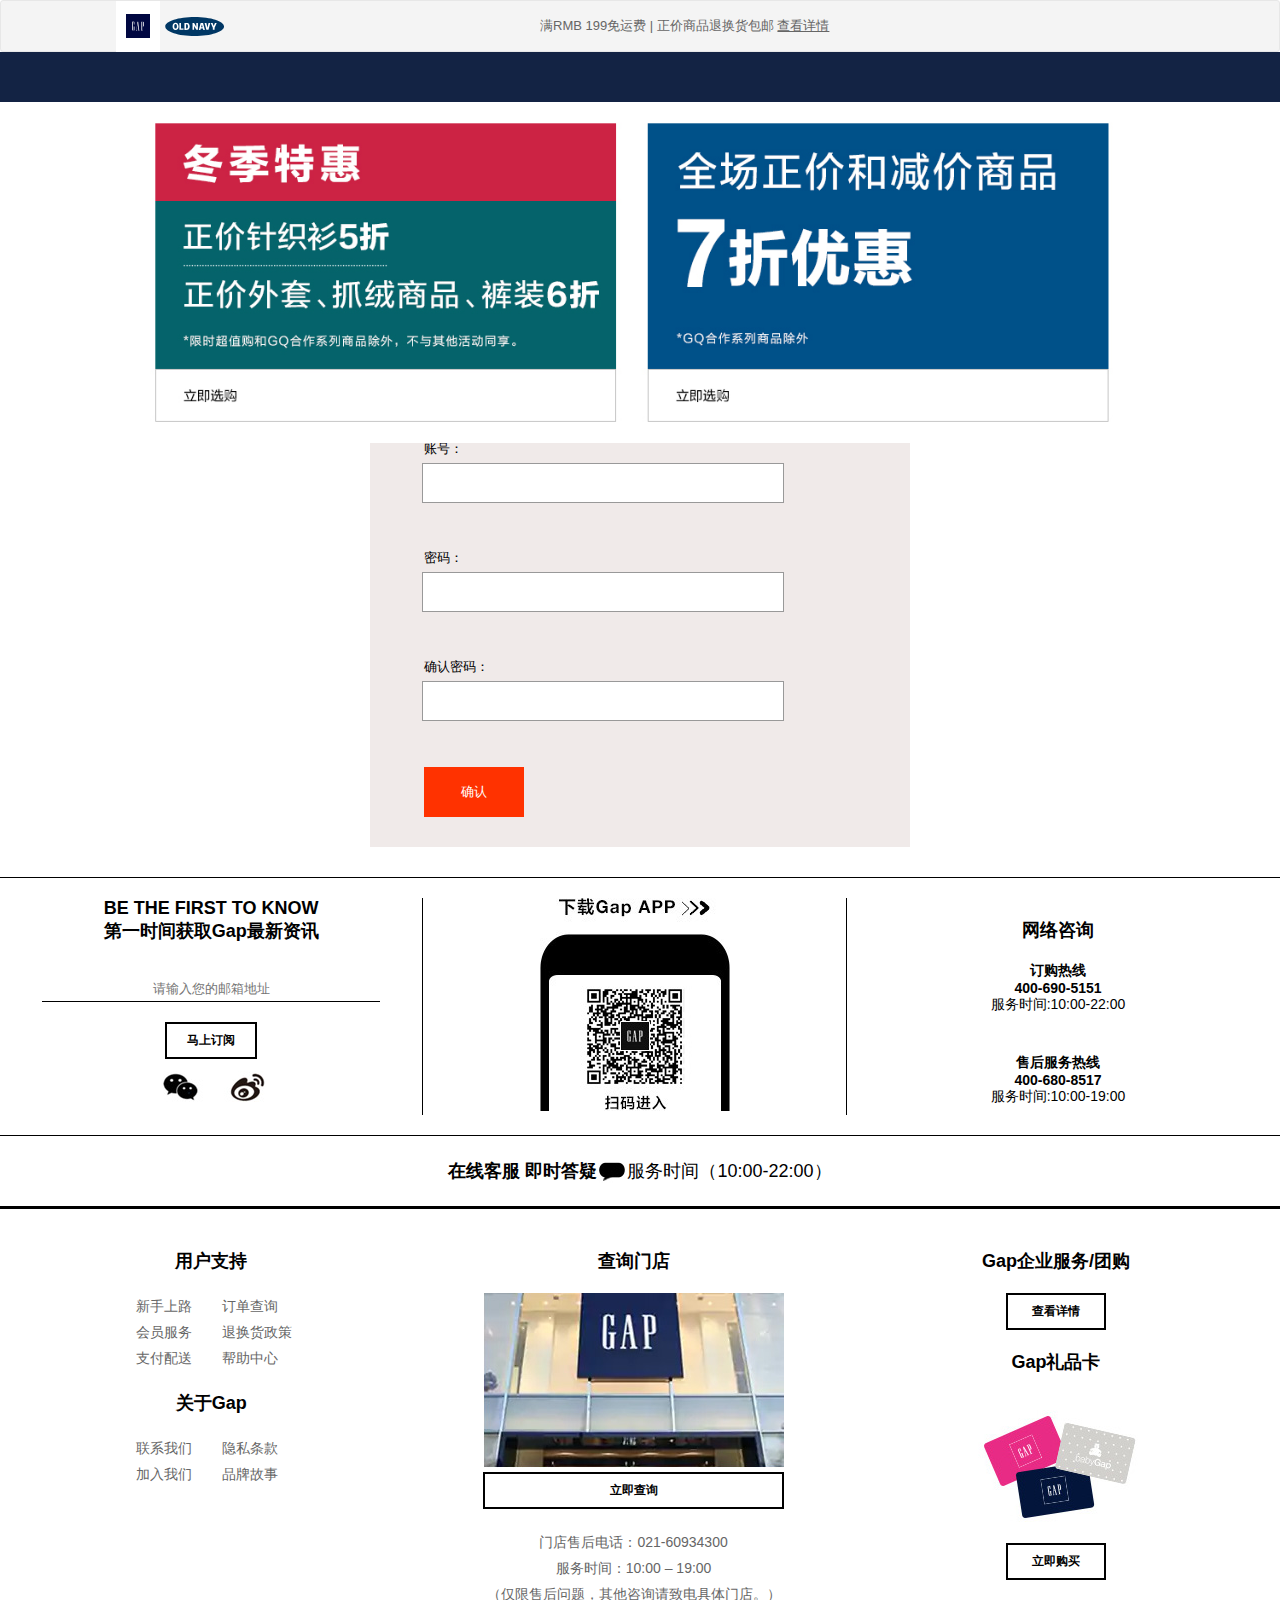
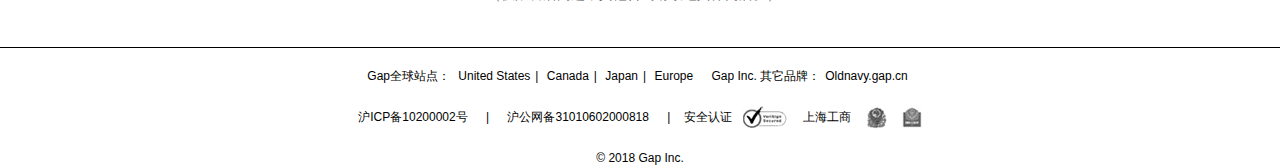
<file: login.html>
<!DOCTYPE html>
<html>
	<head>
		<meta charset="UTF-8">
		<title>注册 - Gap中国官网</title>
		<link rel="shortcut icon" href="img/GAP_logo.png" />
		<link rel="stylesheet" type="text/css" href="css/public.css"/>
		<link rel="stylesheet" type="text/css" href="css/login.css"/>
	</head>
	<body>
		<!--header-->
		<header>
			<div class="head_left">
				<a href="https://www.gap.cn/" title="Gap"><img src="img/Gap-logo.svg"/></a>
				<a href="https://oldnavy.gap.cn/" title="Old Gap"><img src="img/Old-Navy-logo.svg" /></a>
			</div>
			<div class="head_mid">
				满RMB 199免运费 | 正价商品退换货包邮 <a href="#">查看详情</a>
			</div>
			<div class="head_right">
				<div class="hr_login">
					<p class="signAndLogin">注册/登录</p>
					<p class="signAndLogin">我的账户<span></span></p>
					<div class="hidelogin">
						<a href="login.html" class="signAndLoginButton">注册&nbsp;&nbsp;/&nbsp;&nbsp;登录</a>
						<p style="border-top: 1px solid #ccc;margin-top: 10px;"><a href="">我的订单</a></p>
						<p><a href="">帮助中心</a></p>
						<p><a href="">会员服务</a></p>
						<p class="onlineserver">
							<a href="">在线客服</a>
							<div class="warnDiv">
								<span class="reminder1"></span>
								<span class="reminder2">温馨提示：</span>
								Gap中国官网（Gap.cn）是Gap在大陆的正规网络销售平台，Gap工作人员不会以任何形式要求您购买Gap优惠券、或向您提供非官方网站链接（或二维码）要求您购买Gap商品。如有任何疑问，请您联系cs@gap.cn或致电400-680-8517。谢谢您的支持，祝您购物愉快！
							</div>
						</p>
						<p><a href="">查找门店</a></p>
					</div>
				</div>
				<div class="hr_shopcar">
					<img src="img/shoppingcar.jpg"/>
				</div>
			</div>
		</header>
		<!--saleAd-->
		<div id="saleAd" class="saleAd">
			<div class="sSwitchImg">
				<img src="img/181126_SIT_11TOP-BANNER_CN_OPEN.jpg" style="display: block;" id="open"/>
				<img src="img/181126_SIT_11TOP-BANNER_CN_CLOSE.jpg" style="display: none;" id="close"/>
			</div>
			<div id="sale" class="sale">
				<img src="img/181206_HERO-BANNER_CN.jpg" alt="冬季特惠 SALE" style="width:100%;"/>
				<a class="img_1 a1" href="javascript:;" title="冬季特惠"></a>
				<a class="img_1 a2" href="javascript:;" title="SALE"></a>
			</div>
		</div>
		
		<!--logoAndSearch-->
		<div class="logoAndSearch">
			<a href="https://www.gap.cn/"><img src="img/logo.png" title="Gap" alt="GAP" class="logo"/></a>
			<div class="search">
				<input class="inp" type="text" placeholder="请输入关键词"/>
				<button></button>
			</div>
		</div>
		<!--nav-->
		<div id="nav" class="nav">
			<ul class="uls">
				<li class="navL">
					<a href="https://www.gap.cn/" class="navLa">首页</a><span>|</span>
				</li>
				<li class="navL">
					<a href="categroy.html" class="navLa">新品</a><span>|</span>
					<div class="lis1">
						<dl>
							<dt>
								<li><strong>分类索引</strong></li>
								<li><a href="javascript:;">女装</a></li>
								<li><a href="javascript:;">男装</a></li>
								<li><a href="javascript:;">女孩</a></li>
								<li><a href="javascript:;">男孩</a></li>
								<li><a href="javascript:;">女幼</a></li>
								<li><a href="javascript:;">男幼</a></li>
								<li><a href="javascript:;">女婴</a></li>
								<li><a href="javascript:;">男婴</a></li>
								<li><a href="javascript:;">GapFit</a></li>
								<li><a href="javascript:;">孕妇装</a></li>
							</dt>
							<dd><img class="detialImg" src="img/cnnew.jpg"/></dd>
						</dl>
					</div>
				</li>
				<li class="navL">
					<a href="categroy.html" class="navLa">女装</a><span>|</span>
					<div class="lis1">
						<dl>
							<dt>
								<li><strong>分类索引</strong></li>
								<li><a href="javascript:;">新品上市</a></li>
								<li><a href="javascript:;">徽标logo系列</a></li>
								<li><a href="javascript:;">卫衣</a></li>
								<li><a href="javascript:;">羽绒服/棉服</a></li>
								<li><a href="javascript:;">外套</a></li>
								<li><a href="javascript:;">针织衫/毛衣</a></li>
								<li><a href="javascript:;">T恤/背心</a></li>
								<li><a href="javascript:;">衬衫/上衣</a></li>
								<li><a href="javascript:;">裙装</a></li>
								<li><a href="javascript:;">休闲裤</a></li>
								<li><a href="javascript:;">1969牛仔裤</a></li>
							</dt>
							<dt>
								<li><a href="javascript:;"> </a></li>
								<li><a href="javascript:;">中/短裤</a></li>
								<li><a href="javascript:;">连体裤</a></li>
								<li><a href="javascript:;">GapFit运动系列</a></li>
								<li><a href="javascript:;">GapBody家居服/内衣</a></li>
								<li><a href="javascript:;">鞋品</a></li>
								<li><a href="javascript:;">配件</a></li>
							</dt>
							<dt>
								<li><strong>主题精选</strong></li>
								<li><a href="javascript:;">派对时光</a></li>
								<li><a href="javascript:;">礼物指南</a></li>
								<li><a href="javascript:;">运动型格</a></li>
								<li><a href="javascript:;">Look Book</a></li>
							</dt>
							<dt>
								<li><strong>优惠&活动</strong></li>
								<li><a href="javascript:;" style="color: #A0000A;">Sale</a></li>
								<li><a href="javascript:;">精选正价商品5折起</a></li>
								<li><a href="javascript:;">限时超值购</a></li>
							</dt>
							<dd><img class="detialImg" src="img/cnwomen.jpg"/></dd>
						</dl>
					</div>
				</li>
				<li class="navL">
					<a href="categroy.html" class="navLa">GapFit</a><span>|</span>
					<div class="lis1">
						<dl>
							<dt>
								<li><strong>分类索引</strong></li>
								<li><a href="javascript:;">女装</a></li>
								<li><a href="javascript:;">男装</a></li>
								<li><a href="javascript:;">女孩</a></li>
								<li><a href="javascript:;">男孩</a></li>
								<li><a href="javascript:;">孕妇装</a></li>
							</dt>
							<dd><img class="detialImg" src="img/cngapfit.jpg"/></dd>
						</dl>
					</div>
				</li>
				<li class="navL">
					<a href="categroy.html" class="navLa">男装</a><span>|</span>
					<div class="lis1">
						<dl>
							<dt>
								<li><strong>分类索引</strong></li>
								<li><a href="javascript:;">新品上市</a></li>
								<li><a href="javascript:;">徽标logo系列</a></li>
								<li><a href="detail.html">卫衣</a></li>
								<li><a href="javascript:;">羽绒服/棉服</a></li>
								<li><a href="javascript:;">外套</a></li>
								<li><a href="javascript:;">针织衫/毛衣</a></li>
								<li><a href="javascript:;">T恤/背心</a></li>
								<li><a href="javascript:;">衬衫</a></li>
								<li><a href="javascript:;">休闲裤</a></li>
								<li><a href="javascript:;">1969牛仔裤</a></li>
								<li><a href="javascript:;">轻盈卡其</a></li>
							</dt>
							<dt>
								<li><a href="javascript:;"> </a></li>
								<li><a href="javascript:;">中/短裤</a></li>
								<li><a href="javascript:;">GapFit运动系列</a></li>
								<li><a href="javascript:;">家居服/睡衣</a></li>
								<li><a href="javascript:;">内裤/袜子</a></li>
								<li><a href="javascript:;">配饰</a></li>
							</dt>
							<dt>
								<li><strong>主题精选</strong></li>
								<li><a href="javascript:;">Gap X GQ</a></li>
								<li><a href="javascript:;">派对时光</a></li>
								<li><a href="javascript:;">礼物指南</a></li>
								<li><a href="javascript:;">Look Book</a></li>
							</dt>
							<dt>
								<li><strong>优惠&活动</strong></li>
								<li><a href="javascript:;" style="color: #A0000A;">Sale</a></li>
								<li><a href="javascript:;">精选正价商品5折起</a></li>
								<li><a href="javascript:;">限时超值购</a></li>
							</dt>
							<dd><img class="detialImg" src="img/cnmen.jpg"/></dd>
						</dl>
					</div>
				</li>
				<li class="navL">
					<a href="categroy.html" class="navLa">女孩</a><span>|</span>
					<div class="lis1">
						<dl>
							<dt>
								<li><strong>分类索引</strong></li>
								<li><a href="javascript:;">新品上市</a></li>
								<li><a href="javascript:;">徽标logo系列</a></li>
								<li><a href="javascript:;">羽绒服/棉服</a></li>
								<li><a href="javascript:;">卫衣</a></li>
								<li><a href="javascript:;">外套</a></li>
								<li><a href="javascript:;">针织衫/毛衣</a></li>
								<li><a href="javascript:;">T恤/背心</a></li>
								<li><a href="javascript:;">衬衫/上衣</a></li>
								<li><a href="javascript:;">裙裤</a></li>
								<li><a href="javascript:;">休闲裤</a></li>
								<li><a href="javascript:;">1969牛仔裤</a></li>
							</dt>
							<dt>
								<li><a href="javascript:;"> </a></li>
								<li><a href="javascript:;">中/短裤</a></li>
								<li><a href="javascript:;">连体裤</a></li>
								<li><a href="javascript:;">GapFit运动系列</a></li>
								<li><a href="javascript:;">家居套装/内衣</a></li>
								<li><a href="javascript:;">袜子/裤袜</a></li>
								<li><a href="javascript:;">配件</a></li>
								<li><a href="javascript:;">鞋品</a></li>
								<li><a href="javascript:;">泳装</a></li>
							</dt>
							<dt>
								<li><strong>主题精选</strong></li>
								<li><a href="javascript:;">派对时光</a></li>
								<li><a href="javascript:;">礼物指南</a></li>
								<li><a href="javascript:;">Gap x Disney合作系列</a></li>
								<li><a href="javascript:;">Gap x JusticeLeague合作系列</a></li>
								<li><a href="javascript:;">Gap x Star Wars限定联名系列</a></li>
								<li><a href="javascript:;">Gap x SJP合作系列</a></li>
							</dt>
							<dt>
								<li><strong>优惠&活动</strong></li>
								<li><a href="javascript:;" style="color: #A0000A;">Sale</a></li>
								<li><a href="javascript:;">精选正价商品5折起</a></li>
								<li><a href="javascript:;">限时超值购</a></li>
							</dt>
							<dd><img class="detialImg" src="img/cngirls.jpg"/></dd>
						</dl>
					</div>
				</li>
				<li class="navL">
					<a href="categroy.html" class="navLa">男孩</a><span>|</span>
					<div class="lis1">
						<dl>
							<dt>
								<li><strong>分类索引</strong></li>
								<li><a href="javascript:;">新品上市</a></li>
								<li><a href="javascript:;">徽标logo系列</a></li>
								<li><a href="javascript:;">羽绒服/棉服</a></li>
								<li><a href="javascript:;">卫衣</a></li>
								<li><a href="javascript:;">外套</a></li>
								<li><a href="javascript:;">针织衫/毛衣</a></li>
								<li><a href="javascript:;">T恤/背心/POLO衫</a></li>
								<li><a href="javascript:;">衬衫</a></li>
								<li><a href="javascript:;">休闲裤</a></li>
								<li><a href="javascript:;">牛仔裤</a></li>
								<li><a href="javascript:;">中/短裤</a></li>
							</dt>
							<dt>
								<li><a href="javascript:;"> </a></li>
								<li><a href="javascript:;">GapFit运动系列</a></li>
								<li><a href="javascript:;">家居套装/睡衣</a></li>
								<li><a href="javascript:;">内裤/袜子</a></li>
								<li><a href="javascript:;">鞋/配件</a></li>
							</dt>
							<dt>
								<li><strong>主题精选</strong></li>
								<li><a href="javascript:;">派对时光</a></li>
								<li><a href="javascript:;">礼物指南</a></li>
								<li><a href="javascript:;">Gap x Disney合作系列</a></li>
								<li><a href="javascript:;">Gap x JusticeLeague合作系列</a></li>
								<li><a href="javascript:;">Gap x Star Wars限定联名系列</a></li>
								<li><a href="javascript:;">Gap x SJP合作系列</a></li>
							</dt>
							<dt>
								<li><strong>优惠&活动</strong></li>
								<li><a href="javascript:;" style="color: #A0000A;">Sale</a></li>
								<li><a href="javascript:;">精选正价商品5折起</a></li>
								<li><a href="javascript:;">限时超值购</a></li>
							</dt>
							<dd><img class="detialImg" src="img/cnboys.jpg"/></dd>
						</dl>
					</div>
				</li>
				<li class="navL">
					<a href="categroy.html" class="navLa">幼儿</a><span>|</span>
					<div class="lis1">
						<dl style="padding: 0 50px;">
							<dt>
								<li><strong>分类索引</strong></li>
								<li><a href="javascript:;"><strong>女幼(1-5岁)</strong></a></li>
								<li><a href="javascript:;">女幼新品</a></li>
								<li><a href="javascript:;">徽标logo系列</a></li>
								<li><a href="javascript:;">羽绒服/棉服</a></li>
								<li><a href="javascript:;">卫衣/外套</a></li>
								<li><a href="javascript:;">针织衫/毛衣</a></li>
								<li><a href="javascript:;">T恤/背心</a></li>
								<li><a href="javascript:;">衬衫/上衣</a></li>
								<li><a href="javascript:;">裙装</a></li>
								<li><a href="javascript:;">休闲/打底裤</a></li>
								<li><a href="javascript:;">牛仔裤</a></li>
								<li><a href="javascript:;">连体/背带裤</a></li>
							</dt>
							<dt>
								<li><a href="javascript:;"> </a></li>
								<li><a href="javascript:;"> </a></li>
								<li><a href="javascript:;">中/短裤</a></li>
								<li><a href="javascript:;">内衣/家居套装</a></li>
								<li><a href="javascript:;">袜子/裤袜</a></li>
								<li><a href="javascript:;">配件</a></li>
								<li><a href="javascript:;">泳装</a></li>
							</dt>
							<dt>
								<li><strong>分类索引</strong></li>
								<li><a href="javascript:;"><strong>男幼(1-5岁)</strong></a></li>
								<li><a href="javascript:;">男幼新品</a></li>
								<li><a href="javascript:;">徽标logo系列</a></li>
								<li><a href="javascript:;">羽绒服/棉服</a></li>
								<li><a href="javascript:;">卫衣/外套</a></li>
								<li><a href="javascript:;">针织衫/毛衣</a></li>
								<li><a href="javascript:;">T恤/背心</a></li>
								<li><a href="javascript:;">衬衫</a></li>
								<li><a href="javascript:;">休闲裤</a></li>
								<li><a href="javascript:;">牛仔裤</a></li>
								<li><a href="javascript:;">中/短裤</a></li>
								<li><a href="javascript:;">内衣/家居套装</a></li>
							</dt>
							<dt>
								<li><a href="javascript:;"> </a></li>
								<li><a href="javascript:;"> </a></li>
								<li><a href="javascript:;">内裤/袜子</a></li>
								<li><a href="javascript:;">配件</a></li>
								<li><a href="javascript:;">泳装</a></li>
							</dt>
							<dt style="width: 300px;">
								<li><strong>主题精选</strong></li>
								<li><a href="javascript:;">派对时光</a></li>
								<li><a href="javascript:;">礼物指南</a></li>
								<li><a href="javascript:;">Gap x Disney合作系列</a></li>
								<li><a href="javascript:;">Gap x JusticeLeague合作系列</a></li>
								<li><a href="javascript:;">Gap x Star Wars限定联名系列</a></li>
								<li><a href="javascript:;">Gap x SJP合作系列</a></li>
							</dt>
							<dt>
								<li><strong>优惠&活动</strong></li>
								<li><a href="javascript:;" style="color: #A0000A;">女幼Sale</a></li>
								<li><a href="javascript:;" style="color: #A0000A;">男幼Sale</a></li>
								<li><a href="javascript:;">精选正价商品5折起</a></li>
								<li><a href="javascript:;">限时超值购</a></li>
							</dt>
							<dd><img class="detialImg" src="img/cntoddler.jpg"/></dd>
						</dl>
					</div>
				</li>
				<li class="navL">
					<a href="categroy.html" class="navLa">婴儿</a><span>|</span>
					<div class="lis1">
						<dl style="padding: 0 50px;">
							<dt>
								<li><strong>分类索引</strong></li>
								<li><a href="javascript:;"><strong>女婴(0-24月)</strong></a></li>
								<li><a href="javascript:;">女婴新品</a></li>
								<li><a href="javascript:;">徽标logo系列</a></li>
								<li><a href="javascript:;">羽绒服/棉服</a></li>
								<li><a href="javascript:;">连体衣</a></li>
								<li><a href="javascript:;">卫衣/外套</a></li>
								<li><a href="javascript:;">针织衫/毛衣</a></li>
								<li><a href="javascript:;">上衣</a></li>
								<li><a href="javascript:;">裙装</a></li>
								<li><a href="javascript:;">牛仔裤</a></li>
								<li><a href="javascript:;">休闲/打底裤</a></li>
								<li><a href="javascript:;">中/短裤</a></li>
							</dt>
							<dt>
								<li><a href="javascript:;"> </a></li>
								<li><a href="javascript:;"> </a></li>
								<li><a href="javascript:;">内衣/家居套装</a></li>
								<li><a href="javascript:;">配件</a></li>
							</dt>
							<dt>
								<li><strong>分类索引</strong></li>
								<li><a href="javascript:;"><strong>男婴(0-24月)</strong></a></li>
								<li><a href="javascript:;">男婴新品</a></li>
								<li><a href="javascript:;">徽标logo系列</a></li>
								<li><a href="javascript:;">羽绒服/棉服</a></li>
								<li><a href="javascript:;">卫衣/外套</a></li>
								<li><a href="javascript:;">针织衫/毛衣</a></li>
								<li><a href="javascript:;">上衣</a></li>
								<li><a href="javascript:;">牛仔裤</a></li>
								<li><a href="javascript:;">休闲/打底裤</a></li>
								<li><a href="javascript:;">中/短裤</a></li>
								<li><a href="javascript:;">内衣/家居套装</a></li>
							</dt>
							<dt>
								<li><a href="javascript:;"> </a></li>
								<li><a href="javascript:;"> </a></li>
								<li><a href="javascript:;">配件</a></li>
							</dt>
							<dt style="width: 300px;">
								<li><strong>主题精选</strong></li>
								<li><a href="javascript:;">派对时光</a></li>
								<li><a href="javascript:;">礼物指南</a></li>
								<li><a href="javascript:;">Gap x Disney合作系列</a></li>
								<li><a href="javascript:;">Gap x Star Wars限定联名系列</a></li>
								<li><a href="javascript:;">熊耳宝贝</a></li>
							</dt>
							<dt>
								<li><strong>优惠&活动</strong></li>
								<li><a href="javascript:;" style="color: #A0000A;">女婴Sale</a></li>
								<li><a href="javascript:;" style="color: #A0000A;">男婴Sale</a></li>
								<li><a href="javascript:;">精选正价商品5折起</a></li>
								<li><a href="javascript:;">限时超值购</a></li>
							</dt>
							<dd><img class="detialImg" src="img/cnbaby.jpg"/></dd>
						</dl>
					</div>
				</li>
				<li class="navL">
					<a href="categroy.html" class="navLa">孕妇装</a><span>|</span>
					<div class="lis1">
						<dl>
							<dt>
								<li><strong>分类索引</strong></li>
								<li><a href="javascript:;">新品上市</a></li>
								<li><a href="javascript:;">卫衣/外套</a></li>
								<li><a href="javascript:;">针织衫/毛衣</a></li>
								<li><a href="javascript:;">T恤/背心</a></li>
								<li><a href="javascript:;">衬衫/上衣</a></li>
								<li><a href="javascript:;">裙装</a></li>
								<li><a href="javascript:;">牛仔裤</a></li>
								<li><a href="javascript:;">休闲裤</a></li>
								<li><a href="javascript:;">GapFit运动系列</a></li>
								<li><a href="javascript:;">中/短裤</a></li>
							</dt>
							<dt>
								<li><strong>优惠&活动</strong></li>
								<li><a href="javascript:;" style="color: #A0000A;">Sale</a></li>
							</dt>
							<dd><img class="detialImg" src="img/cnyf.jpg"/></dd>
						</dl>
					</div>
				</li>
				<li class="navL">
					<a href="categroy.html" class="navLa">Sale</a><span></span>
					<div class="lis1">
						<dl>
							<dt>
								<li><strong>分类索引</strong></li>
								<li><a href="javascript:;">女装</a></li>
								<li><a href="javascript:;">男装</a></li>
								<li><a href="javascript:;">女孩</a></li>
								<li><a href="javascript:;">男孩</a></li>
								<li><a href="javascript:;">女幼</a></li>
								<li><a href="javascript:;">男幼</a></li>
								<li><a href="javascript:;">女婴</a></li>
								<li><a href="javascript:;">男婴</a></li>
								<li><a href="javascript:;">GapFit</a></li>
								<li><a href="javascript:;">孕妇装</a></li>
							</dt>
							<dt>
								<li><strong>优惠&活动</strong></li>
								<li><a href="javascript:;" style="color: #A0000A;">Sale</a></li>
								<li><a href="javascript:;">限时超值购</a></li>
								<li><a href="javascript:;">精选正价商品5折起</a></li>
							</dt>
							<dd><img class="detialImg" src="img/cnsale.jpg"/></dd>
						</dl>
					</div>
				</li>
				<li class="navL_img">
					<a href="shopcar.html" class="navLa"><img src="img/shopcar.png"/></a>
				</li>
			</ul>
		</div>
		
		<!--login-->
		<div class="bglogin">
			<div class="loginDiv">
				<div class="loginA">
					<a href="javascript:;" class="nav_t nt_a1">注册账号</a>
					<a href="javascript:;" class="nav_t nt_a2">账号登录</a>
				</div>
				<div class="navTab">
					<div class="tab_content" id="regsiter">
						<p class="first_p">新会员注册成功后，即可享首单双倍积分、官网首单购物正价商品满300减100及免运费哦！</p>
						<div class="tc_reg">
							<p>账号：<br/><input type="text" name="username" id="userName"/>
								<span id="unCheck">用户名不能包含中文且不能少于6位,不能多于15位,不能以数字开头</span>
							</p>
							<p>密码：<br/><input type="password" name="userpw" id="userPass"/>
								<span id="pwCheck">密码只能用数字、字母、下划线，且在5-16位之间</span>
							</p>
							<p>确认密码：<br/>
								<input type="password" id="pwAgain"/>
								<span id="pwCheckAgain">两次输入密码不一致</span>
							</p>
							<button id="submitButt">确认</button>
						</div>
					</div>
					<div class="tab_content" id="login">
						<div class="tc_reg tc_log">
							<p>账号：<br/>
								<input type="text" />
								<span id="username"></span><br/>
								<span id="unCheck">用户名不能包含中文且不能少于6位,不能多于15位</span>
							</p>
							<p>密码：
								<br/>
								<input type="password" />
								<span id="password"></span>
								<br/>
								<span id="pwCheck">密码只能用数字、字母、下划线，且在5-16位之间</span>
								<img src="img/closeeyes.png" id="c_eyes"/>
								<img src="img/openeyes.png" id="o_eyes" style="display: none;"/>
							</p>
							<p><input type="checkbox" id="checkedBox"/>记住我的密码<a href="">找回密码</a></p>
							<button id="submitButt">登录</button>
						</div>
					</div>
				</div>
			</div>
		</div>
		
		<!--footer-->
		<div class="footer">
			<div class="info">
				<div class="info_left">
					<p>BE THE FIRST TO KNOW</p>
					<p>第一时间获取Gap最新资讯</p>
					<form action="">
						<input type="text" name="email" id="email" title="请输入您的邮箱地址" placeholder="请输入您的邮箱地址" />
						<input type="button" class="footTagButton" title="马上订阅" value="马上订阅"/>
					</form>
					<a href="" class="infoLTagA">
						<img src="img/FOOTER_wechat.jpg"/>
						<img src="img/weixin_new.png" class="wechatPublic"/>
					</a>
					<a href="" class="infoLTagA"><img src="img/FOOTER_weibo.jpg"/></a>
				</div>
				<div class="info_mid">
					<a href=""><img src="img/FOOTER_downloadApp_news.jpg"/></a>
				</div>
				<div class="info_right">
					<h3>网络咨询</h3>
					<div class="infoR_div1">
						<p><strong>订购热线</strong></p>
						<p><strong>400-690-5151</strong></p>
						<p>服务时间:10:00-22:00</p>
					</div>
					<div class="infoR_div2">
						<p><strong>售后服务热线</strong></p>
						<p><strong>400-680-8517</strong></p>
						<p>服务时间:10:00-19:00</p>
					</div>
				</div>
			</div>
			<div class="onlinewaiter">
				<a href="" class="onlineA"><strong>在线客服 即时答疑</strong><img src="img/FOOTER_service.jpg"/></a><span class="onlineSpan">服务时间（10:00-22:00）</span>
				<div class="warnDiv">
					<span class="reminder1"></span>
					<span class="reminder2">温馨提示：</span>
					Gap中国官网（Gap.cn）是Gap在大陆的正规网络销售平台，Gap工作人员不会以任何形式要求您购买Gap优惠券、或向您提供非官方网站链接（或二维码）要求您购买Gap商品。如有任何疑问，请您联系cs@gap.cn或致电400-680-8517。谢谢您的支持，祝您购物愉快！
				</div>
			</div>
			<div class="storeInfo">
				<div class="stoIn_div">
					<h3>用户支持</h3>
					<ul class="store_uls">
						<li><a href="">新手上路</a></li>
						<li><a href="">订单查询</a></li>
						<li><a href="">会员服务</a></li>
						<li><a href="">退换货政策</a></li>
						<li><a href="">支付配送</a></li>
						<li><a href="">帮助中心</a></li>
					</ul>
					<h3>关于Gap</h3>
					<ul class="store_uls">
						<li><a href="">联系我们</a></li>
						<li><a href="">隐私条款</a></li>
						<li><a href="">加入我们</a></li>
						<li><a href="">品牌故事</a></li>
					</ul>
				</div>
				<div class="stoIn_div">
					<h3>查询门店</h3>
					<div class="check_store">
						<a href=""><img src="img/FOOTER_store.jpg"/></a>
						<a href="" title="立即查询" class="footTagButton">立即查询</a>
					</div>
					<div class="store_tel">
						<p>门店售后电话：021-60934300</p>
						<p>服务时间：10:00 – 19:00</p>
						<p>（仅限售后问题，其他咨询请致电具体门店。）</p>
					</div>
				</div>
				<div class="stoIn_div">
					<h3>Gap企业服务/团购</h3>
					<a href="" class="footTagButton giftButton">查看详情</a>
					<h3>Gap礼品卡</h3>
					<a href=""><img src="img/FOOTER3_giftcard_new_1128.jpg"/></a>
					<a href="" class="footTagButton giftButton">立即购买</a>
				</div>
			</div>
			<div class="copyRight">
				<p>Gap全球站点： <a href="">United States</a>| <a href="">Canada</a>| <a href="">Japan</a>| <a href="">Europe</a>&nbsp;&nbsp;&nbsp;&nbsp;Gap Inc. 其它品牌：<a href="">Oldnavy.gap.cn</a></p>
				<p><a href="">沪ICP备10200002号</a> | <a href="">沪公网备31010602000818</a> |&nbsp;&nbsp;&nbsp;&nbsp;安全认证<img src="img/FOOTER_safe.jpg" style="margin-left: 10px;" /><a href="" title="上海工商">上海工商</a><img src="img/FOOTER_01.jpg"/><a href=""><img src="img/FOOTER_02.jpg"/></a></p>
				<p>&copy; 2018 Gap Inc.</p>
			</div>
		</div>
	</body>
</html>
<script src="js/jquery-1.11.0.min.js" type="text/javascript" charset="utf-8"></script>
<script src="js/index.js" type="text/javascript" charset="utf-8"></script>
<script src="js/myAjax.js" type="text/javascript" charset="utf-8"></script>
<script type="text/javascript">
	$(".nt_a1").on("click",function(){
		$(".nt_a1").css("color","#000");
		$(".nt_a2").css("color","#999");
		$("#regsiter").css("display","block");
		$("#login").css("display","none");
	});
	$(".nt_a2").on("click",function(){
		$(".nt_a2").css("color","#000");
		$(".nt_a1").css("color","#999");
		$("#regsiter").css("display","none");
		$("#login").css("display","block");
	});
	
	//注册
	$("#userName").on("blur",function(){
		var reg = /^[a-zA-Z_]\w{5,14}$/;
		$.get(
			"php/checkUser.php",
			{
				"userName":$("#userName").val()	
			},
			function(data){
				if(data=="1"){
					if(reg.test($(this).val())){
						$("#unCheck").html("√ 用户名可以使用");	
					}else{
						$("#uncheck").val();					
					}
				}else{
					$("#unCheck").html(" 该用户名已存在");
				}
			}				
		);
	});
	$("#submitButt").click(function(){
		$.post(
				"php/addUser01.php",
				{
					"userName":$("#userName").val(),
					"userPass":$("#userPass").val()
				},
				function(){					
					$(".nt_a2").css("color","#000");
					$(".nt_a1").css("color","#999");
					$("#regsiter").css("display","none");
					$("#login").css("display","block");
				}
			);
	});
	
	
	
	
	//登录
	$("#c_eyes").click(function(){
		$(this).css("display","none");
		$(this).next().css("display","inline-block");
	});
	$("#o_eyes").click(function(){
		$(this).css("display","none");
		$(this).prev().css("display","inline-block");
	});
	
</script>
</file>
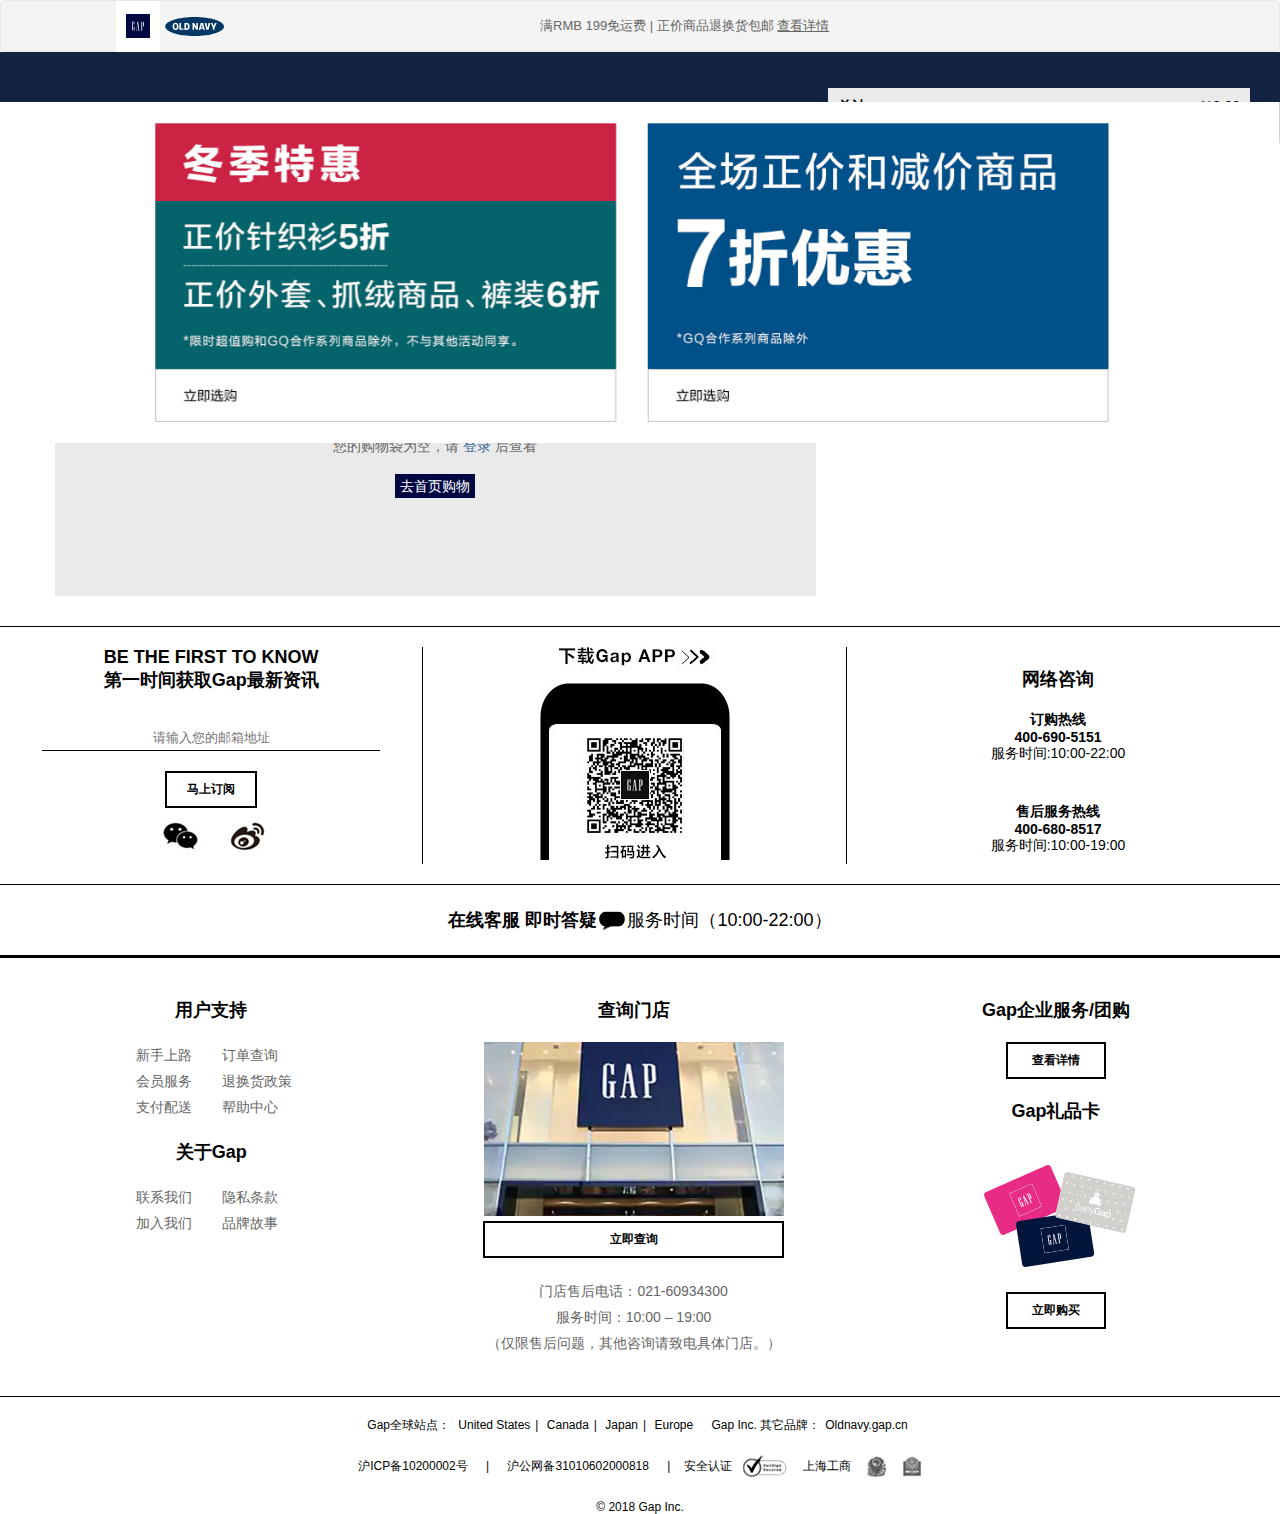
<file: shopcar.html>
<!DOCTYPE html>
<html>
	<head>
		<meta charset="utf-8" />
		<title>首页 - Gap中国官网</title>
		<link rel="shortcut icon" href="img/GAP_logo.png" /> 
		<link rel="stylesheet" type="text/css" href="css/public.css"/>
		<link rel="stylesheet" type="text/css" href="css/shopcar.css"/>
		<script src="js/jquery-1.11.0.min.js"></script>
		<script src="js/index.js" type="text/javascript" charset="utf-8"></script>
	</head>
	<body>
		<!--header-->
		<header>
			<div class="head_left">
				<a href="https://www.gap.cn/" title="Gap"><img src="img/Gap-logo.svg"/></a>
				<a href="https://oldnavy.gap.cn/" title="Old Gap"><img src="img/Old-Navy-logo.svg" /></a>
			</div>
			<div class="head_mid">
				满RMB 199免运费 | 正价商品退换货包邮 <a href="#">查看详情</a>
			</div>
			<div class="head_right">
				<div class="hr_login">
					<p class="signAndLogin">注册/登录</p>
					<p class="signAndLogin">我的账户<span></span></p>
					<div class="hidelogin">
						<a href="login.html" class="signAndLoginButton">注册&nbsp;&nbsp;/&nbsp;&nbsp;登录</a>
						<p style="border-top: 1px solid #ccc;margin-top: 10px;"><a href="">我的订单</a></p>
						<p><a href="javascript:;">帮助中心</a></p>
						<p><a href="javascript:;">会员服务</a></p>
						<p class="onlineserver">
							<a href="javascript:;">在线客服</a>
							<div class="warnDiv">
								<span class="reminder1"></span>
								<span class="reminder2">温馨提示：</span>
								Gap中国官网（Gap.cn）是Gap在大陆的正规网络销售平台，Gap工作人员不会以任何形式要求您购买Gap优惠券、或向您提供非官方网站链接（或二维码）要求您购买Gap商品。如有任何疑问，请您联系cs@gap.cn或致电400-680-8517。谢谢您的支持，祝您购物愉快！
							</div>
						</p>
						<p><a href="javascript:;">查找门店</a></p>
					</div>
				</div>
				<div class="hr_shopcar">
					<img src="img/shoppingcar.jpg"/>
				</div>
			</div>
		</header>
		<!--saleAd-->
		<div id="saleAd" class="saleAd">
			<div class="sSwitchImg">
				<img src="img/181126_SIT_11TOP-BANNER_CN_OPEN.jpg" style="display: block;" id="open"/>
				<img src="img/181126_SIT_11TOP-BANNER_CN_CLOSE.jpg" style="display: none;" id="close"/>
			</div>
			<div id="sale" class="sale">
				<img src="img/181206_HERO-BANNER_CN.jpg" alt="冬季特惠 SALE" style="width:100%;"/>
				<a class="img_1 a1" href="javascript:;" title="冬季特惠"></a>
				<a class="img_1 a2" href="javascript:;" title="SALE"></a>
			</div>
		</div>
		
		<!--logoAndSearch-->
		<div class="logoAndSearch">
			<a href="https://www.gap.cn/"><img src="img/logo.png" title="Gap" alt="GAP" class="logo"/></a>
			<div class="search">
				<input class="inp" type="text" placeholder="请输入关键词"/>
				<button></button>
			</div>
		</div>
		<!--nav-->
		<div id="nav" class="nav">
			<ul class="uls">
				<li class="navL">
					<a href="https://www.gap.cn/" class="navLa">首页</a><span>|</span>
				</li>
				<li class="navL">
					<a href="categroy.html" class="navLa">新品</a><span>|</span>
					<div class="lis1">
						<dl>
							<dt>
								<li><strong>分类索引</strong></li>
								<li><a href="javascript:;">女装</a></li>
								<li><a href="javascript:;">男装</a></li>
								<li><a href="javascript:;">女孩</a></li>
								<li><a href="javascript:;">男孩</a></li>
								<li><a href="javascript:;">女幼</a></li>
								<li><a href="javascript:;">男幼</a></li>
								<li><a href="javascript:;">女婴</a></li>
								<li><a href="javascript:;">男婴</a></li>
								<li><a href="javascript:;">GapFit</a></li>
								<li><a href="javascript:;">孕妇装</a></li>
							</dt>
							<dd><img class="detialImg" src="img/cnnew.jpg"/></dd>
						</dl>
					</div>
				</li>
				<li class="navL">
					<a href="categroy.html" class="navLa">女装</a><span>|</span>
					<div class="lis1">
						<dl>
							<dt>
								<li><strong>分类索引</strong></li>
								<li><a href="javascript:;">新品上市</a></li>
								<li><a href="javascript:;">徽标logo系列</a></li>
								<li><a href="javascript:;">卫衣</a></li>
								<li><a href="javascript:;">羽绒服/棉服</a></li>
								<li><a href="javascript:;">外套</a></li>
								<li><a href="javascript:;">针织衫/毛衣</a></li>
								<li><a href="javascript:;">T恤/背心</a></li>
								<li><a href="javascript:;">衬衫/上衣</a></li>
								<li><a href="javascript:;">裙装</a></li>
								<li><a href="javascript:;">休闲裤</a></li>
								<li><a href="javascript:;">1969牛仔裤</a></li>
							</dt>
							<dt>
								<li><a href="javascript:;"> </a></li>
								<li><a href="javascript:;">中/短裤</a></li>
								<li><a href="javascript:;">连体裤</a></li>
								<li><a href="javascript:;">GapFit运动系列</a></li>
								<li><a href="javascript:;">GapBody家居服/内衣</a></li>
								<li><a href="javascript:;">鞋品</a></li>
								<li><a href="javascript:;">配件</a></li>
							</dt>
							<dt>
								<li><strong>主题精选</strong></li>
								<li><a href="javascript:;">派对时光</a></li>
								<li><a href="javascript:;">礼物指南</a></li>
								<li><a href="javascript:;">运动型格</a></li>
								<li><a href="javascript:;">Look Book</a></li>
							</dt>
							<dt>
								<li><strong>优惠&活动</strong></li>
								<li><a href="javascript:;" style="color: #A0000A;">Sale</a></li>
								<li><a href="javascript:;">精选正价商品5折起</a></li>
								<li><a href="javascript:;">限时超值购</a></li>
							</dt>
							<dd><img class="detialImg" src="img/cnwomen.jpg"/></dd>
						</dl>
					</div>
				</li>
				<li class="navL">
					<a href="categroy.html" class="navLa">GapFit</a><span>|</span>
					<div class="lis1">
						<dl>
							<dt>
								<li><strong>分类索引</strong></li>
								<li><a href="javascript:;">女装</a></li>
								<li><a href="javascript:;">男装</a></li>
								<li><a href="javascript:;">女孩</a></li>
								<li><a href="javascript:;">男孩</a></li>
								<li><a href="javascript:;">孕妇装</a></li>
							</dt>
							<dd><img class="detialImg" src="img/cngapfit.jpg"/></dd>
						</dl>
					</div>
				</li>
				<li class="navL">
					<a href="categroy.html" class="navLa">男装</a><span>|</span>
					<div class="lis1">
						<dl>
							<dt>
								<li><strong>分类索引</strong></li>
								<li><a href="javascript:;">新品上市</a></li>
								<li><a href="javascript:;">徽标logo系列</a></li>
								<li><a href="detail.html">卫衣</a></li>
								<li><a href="javascript:;">羽绒服/棉服</a></li>
								<li><a href="javascript:;">外套</a></li>
								<li><a href="javascript:;">针织衫/毛衣</a></li>
								<li><a href="javascript:;">T恤/背心</a></li>
								<li><a href="javascript:;">衬衫</a></li>
								<li><a href="javascript:;">休闲裤</a></li>
								<li><a href="javascript:;">1969牛仔裤</a></li>
								<li><a href="javascript:;">轻盈卡其</a></li>
							</dt>
							<dt>
								<li><a href="javascript:;"> </a></li>
								<li><a href="javascript:;">中/短裤</a></li>
								<li><a href="javascript:;">GapFit运动系列</a></li>
								<li><a href="javascript:;">家居服/睡衣</a></li>
								<li><a href="javascript:;">内裤/袜子</a></li>
								<li><a href="javascript:;">配饰</a></li>
							</dt>
							<dt>
								<li><strong>主题精选</strong></li>
								<li><a href="javascript:;">Gap X GQ</a></li>
								<li><a href="javascript:;">派对时光</a></li>
								<li><a href="javascript:;">礼物指南</a></li>
								<li><a href="javascript:;">Look Book</a></li>
							</dt>
							<dt>
								<li><strong>优惠&活动</strong></li>
								<li><a href="javascript:;" style="color: #A0000A;">Sale</a></li>
								<li><a href="javascript:;">精选正价商品5折起</a></li>
								<li><a href="javascript:;">限时超值购</a></li>
							</dt>
							<dd><img class="detialImg" src="img/cnmen.jpg"/></dd>
						</dl>
					</div>
				</li>
				<li class="navL">
					<a href="categroy.html" class="navLa">女孩</a><span>|</span>
					<div class="lis1">
						<dl>
							<dt>
								<li><strong>分类索引</strong></li>
								<li><a href="javascript:;">新品上市</a></li>
								<li><a href="javascript:;">徽标logo系列</a></li>
								<li><a href="javascript:;">羽绒服/棉服</a></li>
								<li><a href="javascript:;">卫衣</a></li>
								<li><a href="javascript:;">外套</a></li>
								<li><a href="javascript:;">针织衫/毛衣</a></li>
								<li><a href="javascript:;">T恤/背心</a></li>
								<li><a href="javascript:;">衬衫/上衣</a></li>
								<li><a href="javascript:;">裙裤</a></li>
								<li><a href="javascript:;">休闲裤</a></li>
								<li><a href="javascript:;">1969牛仔裤</a></li>
							</dt>
							<dt>
								<li><a href="javascript:;"> </a></li>
								<li><a href="javascript:;">中/短裤</a></li>
								<li><a href="javascript:;">连体裤</a></li>
								<li><a href="javascript:;">GapFit运动系列</a></li>
								<li><a href="javascript:;">家居套装/内衣</a></li>
								<li><a href="javascript:;">袜子/裤袜</a></li>
								<li><a href="javascript:;">配件</a></li>
								<li><a href="javascript:;">鞋品</a></li>
								<li><a href="javascript:;">泳装</a></li>
							</dt>
							<dt>
								<li><strong>主题精选</strong></li>
								<li><a href="javascript:;">派对时光</a></li>
								<li><a href="javascript:;">礼物指南</a></li>
								<li><a href="javascript:;">Gap x Disney合作系列</a></li>
								<li><a href="javascript:;">Gap x JusticeLeague合作系列</a></li>
								<li><a href="javascript:;">Gap x Star Wars限定联名系列</a></li>
								<li><a href="javascript:;">Gap x SJP合作系列</a></li>
							</dt>
							<dt>
								<li><strong>优惠&活动</strong></li>
								<li><a href="javascript:;" style="color: #A0000A;">Sale</a></li>
								<li><a href="javascript:;">精选正价商品5折起</a></li>
								<li><a href="javascript:;">限时超值购</a></li>
							</dt>
							<dd><img class="detialImg" src="img/cngirls.jpg"/></dd>
						</dl>
					</div>
				</li>
				<li class="navL">
					<a href="categroy.html" class="navLa">男孩</a><span>|</span>
					<div class="lis1">
						<dl>
							<dt>
								<li><strong>分类索引</strong></li>
								<li><a href="javascript:;">新品上市</a></li>
								<li><a href="javascript:;">徽标logo系列</a></li>
								<li><a href="javascript:;">羽绒服/棉服</a></li>
								<li><a href="javascript:;">卫衣</a></li>
								<li><a href="javascript:;">外套</a></li>
								<li><a href="javascript:;">针织衫/毛衣</a></li>
								<li><a href="javascript:;">T恤/背心/POLO衫</a></li>
								<li><a href="javascript:;">衬衫</a></li>
								<li><a href="javascript:;">休闲裤</a></li>
								<li><a href="javascript:;">牛仔裤</a></li>
								<li><a href="javascript:;">中/短裤</a></li>
							</dt>
							<dt>
								<li><a href="javascript:;"> </a></li>
								<li><a href="javascript:;">GapFit运动系列</a></li>
								<li><a href="javascript:;">家居套装/睡衣</a></li>
								<li><a href="javascript:;">内裤/袜子</a></li>
								<li><a href="javascript:;">鞋/配件</a></li>
							</dt>
							<dt>
								<li><strong>主题精选</strong></li>
								<li><a href="javascript:;">派对时光</a></li>
								<li><a href="javascript:;">礼物指南</a></li>
								<li><a href="javascript:;">Gap x Disney合作系列</a></li>
								<li><a href="javascript:;">Gap x JusticeLeague合作系列</a></li>
								<li><a href="javascript:;">Gap x Star Wars限定联名系列</a></li>
								<li><a href="javascript:;">Gap x SJP合作系列</a></li>
							</dt>
							<dt>
								<li><strong>优惠&活动</strong></li>
								<li><a href="javascript:;" style="color: #A0000A;">Sale</a></li>
								<li><a href="javascript:;">精选正价商品5折起</a></li>
								<li><a href="javascript:;">限时超值购</a></li>
							</dt>
							<dd><img class="detialImg" src="img/cnboys.jpg"/></dd>
						</dl>
					</div>
				</li>
				<li class="navL">
					<a href="categroy.html" class="navLa">幼儿</a><span>|</span>
					<div class="lis1">
						<dl style="padding: 0 50px;">
							<dt>
								<li><strong>分类索引</strong></li>
								<li><a href="javascript:;"><strong>女幼(1-5岁)</strong></a></li>
								<li><a href="javascript:;">女幼新品</a></li>
								<li><a href="javascript:;">徽标logo系列</a></li>
								<li><a href="javascript:;">羽绒服/棉服</a></li>
								<li><a href="javascript:;">卫衣/外套</a></li>
								<li><a href="javascript:;">针织衫/毛衣</a></li>
								<li><a href="javascript:;">T恤/背心</a></li>
								<li><a href="javascript:;">衬衫/上衣</a></li>
								<li><a href="javascript:;">裙装</a></li>
								<li><a href="javascript:;">休闲/打底裤</a></li>
								<li><a href="javascript:;">牛仔裤</a></li>
								<li><a href="javascript:;">连体/背带裤</a></li>
							</dt>
							<dt>
								<li><a href="javascript:;"> </a></li>
								<li><a href="javascript:;"> </a></li>
								<li><a href="javascript:;">中/短裤</a></li>
								<li><a href="javascript:;">内衣/家居套装</a></li>
								<li><a href="javascript:;">袜子/裤袜</a></li>
								<li><a href="javascript:;">配件</a></li>
								<li><a href="javascript:;">泳装</a></li>
							</dt>
							<dt>
								<li><strong>分类索引</strong></li>
								<li><a href="javascript:;"><strong>男幼(1-5岁)</strong></a></li>
								<li><a href="javascript:;">男幼新品</a></li>
								<li><a href="javascript:;">徽标logo系列</a></li>
								<li><a href="javascript:;">羽绒服/棉服</a></li>
								<li><a href="javascript:;">卫衣/外套</a></li>
								<li><a href="javascript:;">针织衫/毛衣</a></li>
								<li><a href="javascript:;">T恤/背心</a></li>
								<li><a href="javascript:;">衬衫</a></li>
								<li><a href="javascript:;">休闲裤</a></li>
								<li><a href="javascript:;">牛仔裤</a></li>
								<li><a href="javascript:;">中/短裤</a></li>
								<li><a href="javascript:;">内衣/家居套装</a></li>
							</dt>
							<dt>
								<li><a href="javascript:;"> </a></li>
								<li><a href="javascript:;"> </a></li>
								<li><a href="javascript:;">内裤/袜子</a></li>
								<li><a href="javascript:;">配件</a></li>
								<li><a href="javascript:;">泳装</a></li>
							</dt>
							<dt style="width: 300px;">
								<li><strong>主题精选</strong></li>
								<li><a href="javascript:;">派对时光</a></li>
								<li><a href="javascript:;">礼物指南</a></li>
								<li><a href="javascript:;">Gap x Disney合作系列</a></li>
								<li><a href="javascript:;">Gap x JusticeLeague合作系列</a></li>
								<li><a href="javascript:;">Gap x Star Wars限定联名系列</a></li>
								<li><a href="javascript:;">Gap x SJP合作系列</a></li>
							</dt>
							<dt>
								<li><strong>优惠&活动</strong></li>
								<li><a href="javascript:;" style="color: #A0000A;">女幼Sale</a></li>
								<li><a href="javascript:;" style="color: #A0000A;">男幼Sale</a></li>
								<li><a href="javascript:;">精选正价商品5折起</a></li>
								<li><a href="javascript:;">限时超值购</a></li>
							</dt>
							<dd><img class="detialImg" src="img/cntoddler.jpg"/></dd>
						</dl>
					</div>
				</li>
				<li class="navL">
					<a href="categroy.html" class="navLa">婴儿</a><span>|</span>
					<div class="lis1">
						<dl style="padding: 0 50px;">
							<dt>
								<li><strong>分类索引</strong></li>
								<li><a href="javascript:;"><strong>女婴(0-24月)</strong></a></li>
								<li><a href="javascript:;">女婴新品</a></li>
								<li><a href="javascript:;">徽标logo系列</a></li>
								<li><a href="javascript:;">羽绒服/棉服</a></li>
								<li><a href="javascript:;">连体衣</a></li>
								<li><a href="javascript:;">卫衣/外套</a></li>
								<li><a href="javascript:;">针织衫/毛衣</a></li>
								<li><a href="javascript:;">上衣</a></li>
								<li><a href="javascript:;">裙装</a></li>
								<li><a href="javascript:;">牛仔裤</a></li>
								<li><a href="javascript:;">休闲/打底裤</a></li>
								<li><a href="javascript:;">中/短裤</a></li>
							</dt>
							<dt>
								<li><a href="javascript:;"> </a></li>
								<li><a href="javascript:;"> </a></li>
								<li><a href="javascript:;">内衣/家居套装</a></li>
								<li><a href="javascript:;">配件</a></li>
							</dt>
							<dt>
								<li><strong>分类索引</strong></li>
								<li><a href="javascript:;"><strong>男婴(0-24月)</strong></a></li>
								<li><a href="javascript:;">男婴新品</a></li>
								<li><a href="javascript:;">徽标logo系列</a></li>
								<li><a href="javascript:;">羽绒服/棉服</a></li>
								<li><a href="javascript:;">卫衣/外套</a></li>
								<li><a href="javascript:;">针织衫/毛衣</a></li>
								<li><a href="javascript:;">上衣</a></li>
								<li><a href="javascript:;">牛仔裤</a></li>
								<li><a href="javascript:;">休闲/打底裤</a></li>
								<li><a href="javascript:;">中/短裤</a></li>
								<li><a href="javascript:;">内衣/家居套装</a></li>
							</dt>
							<dt>
								<li><a href="javascript:;"> </a></li>
								<li><a href="javascript:;"> </a></li>
								<li><a href="javascript:;">配件</a></li>
							</dt>
							<dt style="width: 300px;">
								<li><strong>主题精选</strong></li>
								<li><a href="javascript:;">派对时光</a></li>
								<li><a href="javascript:;">礼物指南</a></li>
								<li><a href="javascript:;">Gap x Disney合作系列</a></li>
								<li><a href="javascript:;">Gap x Star Wars限定联名系列</a></li>
								<li><a href="javascript:;">熊耳宝贝</a></li>
							</dt>
							<dt>
								<li><strong>优惠&活动</strong></li>
								<li><a href="javascript:;" style="color: #A0000A;">女婴Sale</a></li>
								<li><a href="javascript:;" style="color: #A0000A;">男婴Sale</a></li>
								<li><a href="javascript:;">精选正价商品5折起</a></li>
								<li><a href="javascript:;">限时超值购</a></li>
							</dt>
							<dd><img class="detialImg" src="img/cnbaby.jpg"/></dd>
						</dl>
					</div>
				</li>
				<li class="navL">
					<a href="categroy.html" class="navLa">孕妇装</a><span>|</span>
					<div class="lis1">
						<dl>
							<dt>
								<li><strong>分类索引</strong></li>
								<li><a href="javascript:;">新品上市</a></li>
								<li><a href="javascript:;">卫衣/外套</a></li>
								<li><a href="javascript:;">针织衫/毛衣</a></li>
								<li><a href="javascript:;">T恤/背心</a></li>
								<li><a href="javascript:;">衬衫/上衣</a></li>
								<li><a href="javascript:;">裙装</a></li>
								<li><a href="javascript:;">牛仔裤</a></li>
								<li><a href="javascript:;">休闲裤</a></li>
								<li><a href="javascript:;">GapFit运动系列</a></li>
								<li><a href="javascript:;">中/短裤</a></li>
							</dt>
							<dt>
								<li><strong>优惠&活动</strong></li>
								<li><a href="javascript:;" style="color: #A0000A;">Sale</a></li>
							</dt>
							<dd><img class="detialImg" src="img/cnyf.jpg"/></dd>
						</dl>
					</div>
				</li>
				<li class="navL">
					<a href="categroy.html" class="navLa">Sale</a><span></span>
					<div class="lis1">
						<dl>
							<dt>
								<li><strong>分类索引</strong></li>
								<li><a href="javascript:;">女装</a></li>
								<li><a href="javascript:;">男装</a></li>
								<li><a href="javascript:;">女孩</a></li>
								<li><a href="javascript:;">男孩</a></li>
								<li><a href="javascript:;">女幼</a></li>
								<li><a href="javascript:;">男幼</a></li>
								<li><a href="javascript:;">女婴</a></li>
								<li><a href="javascript:;">男婴</a></li>
								<li><a href="javascript:;">GapFit</a></li>
								<li><a href="javascript:;">孕妇装</a></li>
							</dt>
							<dt>
								<li><strong>优惠&活动</strong></li>
								<li><a href="javascript:;" style="color: #A0000A;">Sale</a></li>
								<li><a href="javascript:;">限时超值购</a></li>
								<li><a href="javascript:;">精选正价商品5折起</a></li>
							</dt>
							<dd><img class="detialImg" src="img/cnsale.jpg"/></dd>
						</dl>
					</div>
				</li>
				<li class="navL_img">
					<a href="shopcar.html" class="navLa"><img src="img/shopcar.png"/></a>
				</li>
			</ul>
		</div>

		<div class="section">
			<div class="sec_tit">
				<p>您的购物袋有<span id="clothNum">0</span>件商品</p>
			</div>
			<div class="sec_content">
				<div class="sc_left">
					<p style="padding-top: 90px;">您的购物袋为空，请<a href=""> 登录 </a>后查看</p>
					<p><a href="index.html" class="goIndexBuy">去首页购物</a></p>
				</div>
				<div class="sc_right sc_right_fixed">
					<div class="scr_top">
						<p>总计：</p>
						<p>￥<span>0.00</span></p>
					</div>
					<div class="scr_cont">
						
					</div>
					<button class="commitButt">结算</button>
					<p class="tips_p">已注册用户  <a href="">登录 </a>后购买可获得积分</p>
				</div>
			</div>
		</div>
		
		<!--footer-->
		<div class="footer">
			<div class="info">
				<div class="info_left">
					<p>BE THE FIRST TO KNOW</p>
					<p>第一时间获取Gap最新资讯</p>
					<form action="">
						<input type="text" name="email" id="email" title="请输入您的邮箱地址" placeholder="请输入您的邮箱地址" />
						<input type="button" class="footTagButton" title="马上订阅" value="马上订阅"/>
					</form>
					<a href="javascript:;" class="infoLTagA">
						<img src="img/FOOTER_wechat.jpg"/>
						<img src="img/weixin_new.png" class="wechatPublic"/>
					</a>
					<a href="javascript:;" class="infoLTagA"><img src="img/FOOTER_weibo.jpg"/></a>
				</div>
				<div class="info_mid">
					<a href="javascript:;"><img src="img/FOOTER_downloadApp_news.jpg"/></a>
				</div>
				<div class="info_right">
					<h3>网络咨询</h3>
					<div class="infoR_div1">
						<p><strong>订购热线</strong></p>
						<p><strong>400-690-5151</strong></p>
						<p>服务时间:10:00-22:00</p>
					</div>
					<div class="infoR_div2">
						<p><strong>售后服务热线</strong></p>
						<p><strong>400-680-8517</strong></p>
						<p>服务时间:10:00-19:00</p>
					</div>
				</div>
			</div>
			<div class="onlinewaiter">
				<a href="javascript:;" class="onlineA"><strong>在线客服 即时答疑</strong><img src="img/FOOTER_service.jpg"/></a><span class="onlineSpan">服务时间（10:00-22:00）</span>
				<div class="warnDiv">
					<span class="reminder1"></span>
					<span class="reminder2">温馨提示：</span>
					Gap中国官网（Gap.cn）是Gap在大陆的正规网络销售平台，Gap工作人员不会以任何形式要求您购买Gap优惠券、或向您提供非官方网站链接（或二维码）要求您购买Gap商品。如有任何疑问，请您联系cs@gap.cn或致电400-680-8517。谢谢您的支持，祝您购物愉快！
				</div>
			</div>
			<div class="storeInfo">
				<div class="stoIn_div">
					<h3>用户支持</h3>
					<ul class="store_uls">
						<li><a href="javascript:;">新手上路</a></li>
						<li><a href="javascript:;">订单查询</a></li>
						<li><a href="javascript:;">会员服务</a></li>
						<li><a href="javascript:;">退换货政策</a></li>
						<li><a href="javascript:;">支付配送</a></li>
						<li><a href="javascript:;">帮助中心</a></li>
					</ul>
					<h3>关于Gap</h3>
					<ul class="store_uls">
						<li><a href="javascript:;">联系我们</a></li>
						<li><a href="javascript:;">隐私条款</a></li>
						<li><a href="javascript:;">加入我们</a></li>
						<li><a href="javascript:;">品牌故事</a></li>
					</ul>
				</div>
				<div class="stoIn_div">
					<h3>查询门店</h3>
					<div class="check_store">
						<a href="javascript:;"><img src="img/FOOTER_store.jpg"/></a>
						<a href="javascript:;" title="立即查询" class="footTagButton">立即查询</a>
					</div>
					<div class="store_tel">
						<p>门店售后电话：021-60934300</p>
						<p>服务时间：10:00 – 19:00</p>
						<p>（仅限售后问题，其他咨询请致电具体门店。）</p>
					</div>
				</div>
				<div class="stoIn_div">
					<h3>Gap企业服务/团购</h3>
					<a href="javascript:;" class="footTagButton giftButton">查看详情</a>
					<h3>Gap礼品卡</h3>
					<a href="javascript:;"><img src="img/FOOTER3_giftcard_new_1128.jpg"/></a>
					<a href="javascript:;" class="footTagButton giftButton">立即购买</a>
				</div>
			</div>
			<div class="copyRight">
				<p>Gap全球站点： <a href="javascript:;">United States</a>| <a href="javascript:;">Canada</a>| <a href="javascript:;">Japan</a>| <a href="javascript:;">Europe</a>&nbsp;&nbsp;&nbsp;&nbsp;Gap Inc. 其它品牌：<a href="javascript:;">Oldnavy.gap.cn</a></p>
				<p><a href="javascript:;">沪ICP备10200002号</a> | <a href="javascript:;">沪公网备31010602000818</a> |&nbsp;&nbsp;&nbsp;&nbsp;安全认证<img src="img/FOOTER_safe.jpg" style="margin-left: 10px;" /><a href="javascript:;" title="上海工商">上海工商</a><img src="img/FOOTER_01.jpg"/><a href=""><img src="img/FOOTER_02.jpg"/></a></p>
				<p>&copy; 2018 Gap Inc.</p>
			</div>
		</div>
	</body>
</html>
<script type="text/javascript">
	$(window).scroll(function(){
		var height1 = $(window).scrollTop();
		var height2 = parseFloat($(document).height() * 0.25);
		if(height1>240 && height1<height2){
			$(".sc_right").addClass("sc_right_fixed");
		}else{
			$(".sc_right").removeClass("sc_right_fixed");
		}
	});
</script>
</file>
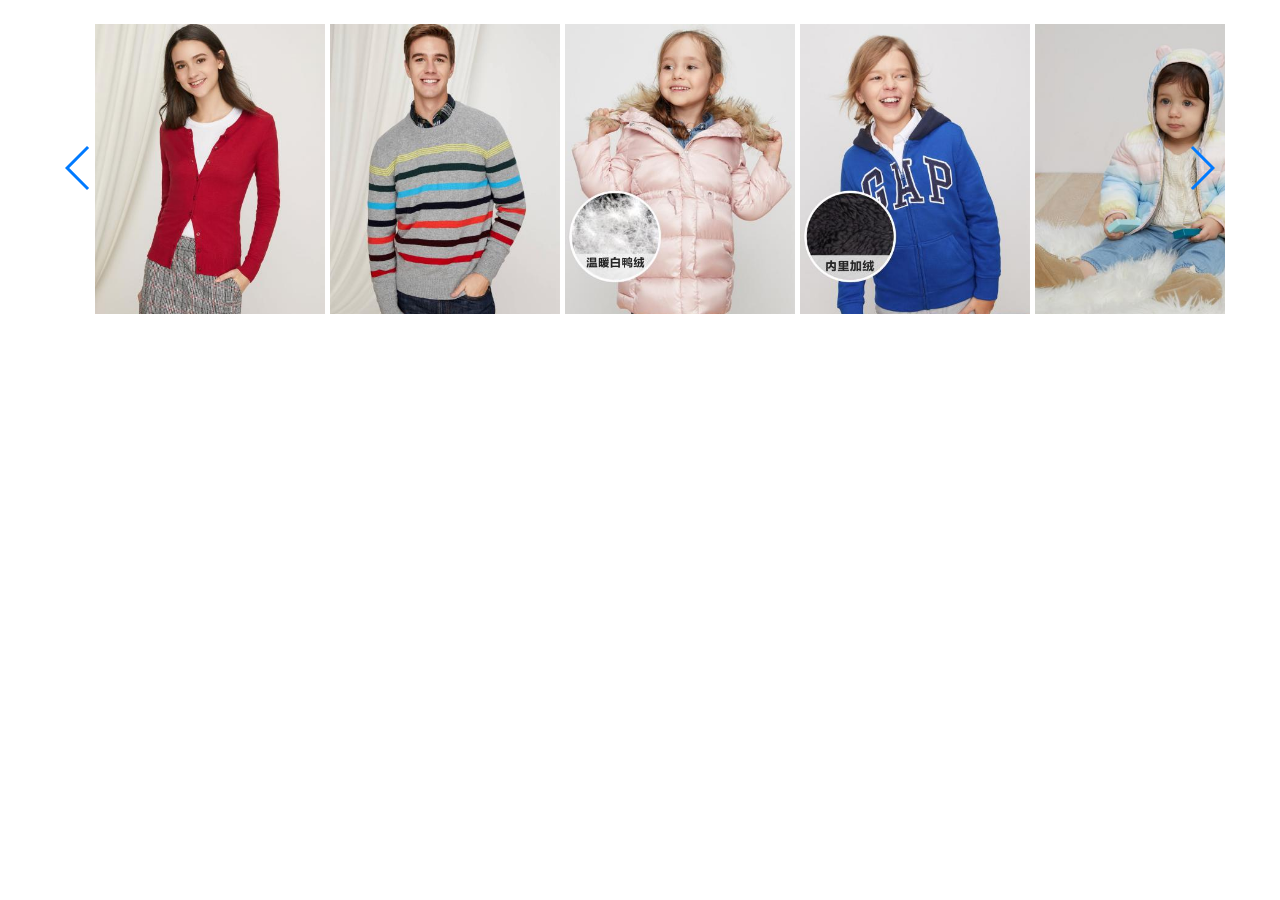
<file: slider.html>
<!DOCTYPE html>
<html>
	<head>
		<meta charset="UTF-8">
		<title></title>
		<style type="text/css">
			.sliderContainer{
				width: 1170px;
				height: 306px;
				margin: 0 auto;
				position: relative;
				overflow: hidden;
			}
			.slider{
				width: 10000px;
				height: 306px;
				position: absolute;
				left: 0;
				top: 0;
			}
			.slider ul{
				float: left;
				text-align: center;
			}
			.slider li{
				width: 230px;
				height: auto;
				margin-right: 5px;
				float: left;
			}
			.slider ul li:last-child{
				margin-right: 0;
			}
			.slider img{
				width: 230px;
				height: 306px;
				display: block;
			}
			.slider_button{
				position: absolute;
				top: 45%;
				z-index: 4;
				width: 27px;
				height: 44px;
				cursor: pointer;
			}
			.clickLeft{
				background: url(img/left.svg)no-repeat;
				left: 10px;
			}
			.clickRight{
				background: url(img/right.svg)no-repeat;
				right: 10px;
			}
		</style>
	</head>
	<body>
		<div class="sliderContainer">
			<div class="slider">
				<ul>
					<li><a href="javascript:;" title="这是我的轮播图"><img src="img/1.jpg"/></a></li>
					<li><a href="javascript:;" title="这是我的轮播图"><img src="img/2.jpg"/></a></li>
					<li><a href="javascript:;" title="这是我的轮播图"><img src="img/3.jpg"/></a></li>
					<li><a href="javascript:;" title="这是我的轮播图"><img src="img/4.jpg"/></a></li>
					<li><a href="javascript:;" title="这是我的轮播图"><img src="img/5.jpg"/></a></li>
				</ul>
				<ul>
					<li><a href="javascript:;" title="这是我的轮播图"><img src="img/6.jpg"/></a></li>
					<li><a href="javascript:;" title="这是我的轮播图"><img src="img/7.jpg"/></a></li>
					<li><a href="javascript:;" title="这是我的轮播图"><img src="img/8.jpg"/></a></li>
					<li><a href="javascript:;" title="这是我的轮播图"><img src="img/9.jpg"/></a></li>
					<li><a href="javascript:;" title="这是我的轮播图"><img src="img/10.jpg"/></a></li>
				</ul>
				<ul>
					<li><a href="javascript:;" title="这是我的轮播图"><img src="img/11.jpg"/></a></li>
					<li><a href="javascript:;" title="这是我的轮播图"><img src="img/12.jpg"/></a></li>
					<li><a href="javascript:;" title="这是我的轮播图"><img src="img/13.jpg"/></a></li>
					<li><a href="javascript:;" title="这是我的轮播图"><img src="img/14.jpg"/></a></li>
					<li><a href="javascript:;" title="这是我的轮播图"><img src="img/15.jpg"/></a></li>
				</ul>
				<ul>
					<li><a href="javascript:;" title="这是我的轮播图"><img src="img/16.jpg"/></a></li>
					<li><a href="javascript:;" title="这是我的轮播图"><img src="img/17.jpg"/></a></li>
					<li><a href="javascript:;" title="这是我的轮播图"><img src="img/18.jpg"/></a></li>
					<li><a href="javascript:;" title="这是我的轮播图"><img src="img/19.jpg"/></a></li>
					<li><a href="javascript:;" title="这是我的轮播图"><img src="img/20.jpg"/></a></li>
				</ul>
				<ul>
					<li><a href="javascript:;" title="这是我的轮播图"><img src="img/1.jpg"/></a></li>
					<li><a href="javascript:;" title="这是我的轮播图"><img src="img/2.jpg"/></a></li>
					<li><a href="javascript:;" title="这是我的轮播图"><img src="img/3.jpg"/></a></li>
					<li><a href="javascript:;" title="这是我的轮播图"><img src="img/4.jpg"/></a></li>
					<li><a href="javascript:;" title="这是我的轮播图"><img src="img/5.jpg"/></a></li>
				</ul>
			</div>
			<div class="slider_button clickLeft"></div>
			<div class="slider_button clickRight"></div>
		</div>
	</body>
</html>
<!--<script src="js/jquery-1.11.0.min.js"></script>-->
<script type="text/javascript">
	//slider
	$(document).ready(function(){
		var sliderIndex = 0;
		var myTimer = null;
		if(myTimer!= null){
			return;
		}
		function autoPlay(){
			myTimer = setInterval(function(){
	//			let outIndex = sliderIndex;
				sliderIndex++;
				if(sliderIndex>3 || sliderIndex<0){
					sliderIndex=0;
				}
				let sliderLeft1 = -1*sliderIndex*$(".sliderContainer").width();
				$(".slider").animate({"left":sliderLeft1},500,function(){
	//				$(".slider").css("left","0");
	//				sliderIndex = 0;
				});
			},2500);
		}
		
		$(".slider").hover(function(){
			clearInterval(myTimer);
			myTimer = null;
		},autoPlay);
		
		 
		$(".clickLeft").on("click",function(){
		        sliderIndex--;
		    // animateLength表示想要让slideImageLists移动到什么位置，slideImageLists 的位置由 left属性来控制
		　　 var animateLength = sliderIndex * (-1170) + "px";
		    $(".slider").animate({"left":animateLength},500,function(){
		        if(sliderIndex<=0){
		            $(".slider").css("left",3*(-1170)+"px");
		            sliderIndex = 3;
		        }
		    });
		});
		
		$(".clickRight").on("click",function(){
		        sliderIndex++;
		　　 var animateLength = sliderIndex * (-1170) + "px";
		    $(".slider").animate({"left":animateLength},500,function(){
		        if(sliderIndex>3){
		            $(".slider").css("left",0);
		            sliderIndex = 0;
		        }
		    });
		});
		
	
		
		
		
		
		
		
		
		
		
		
		
		
		
		
//		let currLeft = 0;
//		let myTimer = null;//赋初值为null
//		let directionLeft = -1;
//		//自动滚动
//		function playImg(){
//			myTimer = setInterval(function(){
//				//改变left
//				currLeft = currLeft+directionLeft*1200;
//				//判断边界
//				if(currLeft <=-2400){
//					directionLeft=1;
//				}else if(currLeft>=0){
//					directionLeft=-1;
//				}
//				//改变外观
//				$(".slider")[0].style.left = currLeft+"px";
//				
//			},4000);
//		}
//		//停止播放
//		function stopImg(){
//			console.log("停止播放");
//			window.clearInterval(myTimer);
//		//	myTimer = null;
//		}
	});
	
</script>
</file>
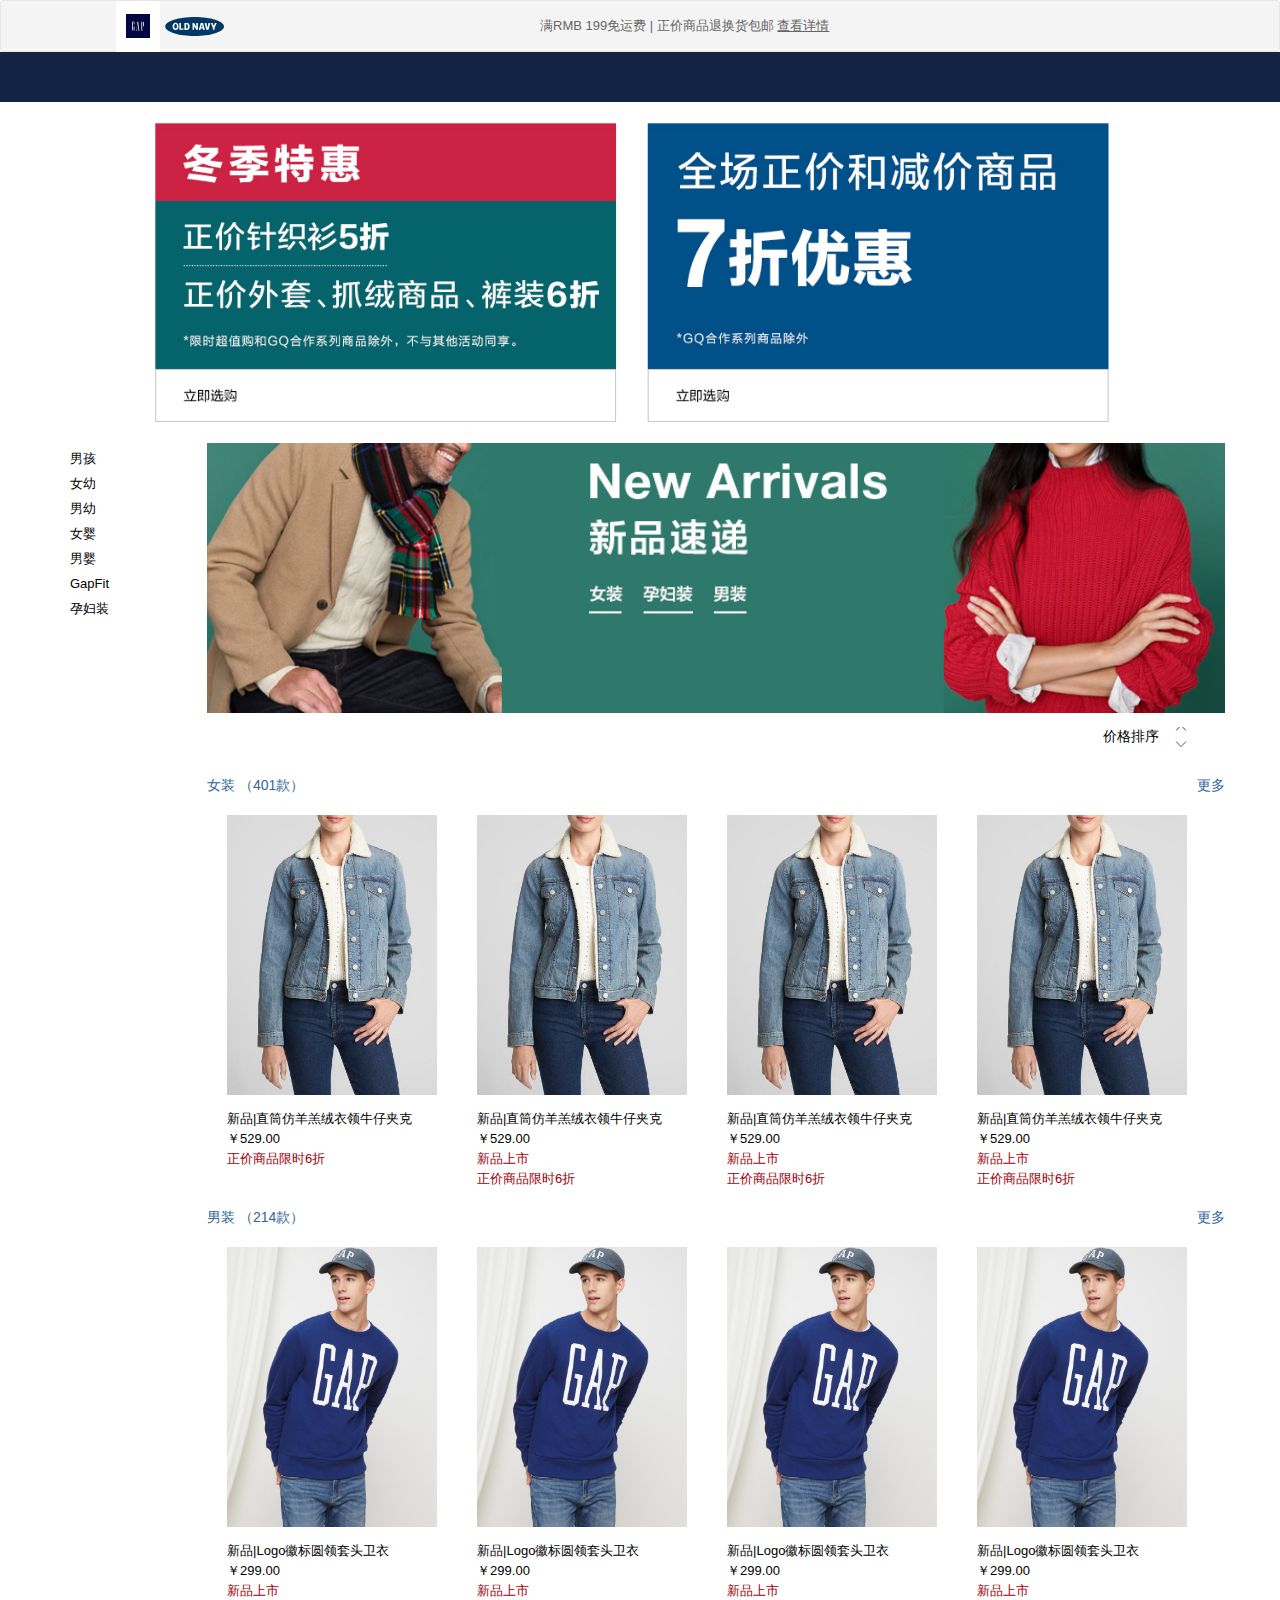
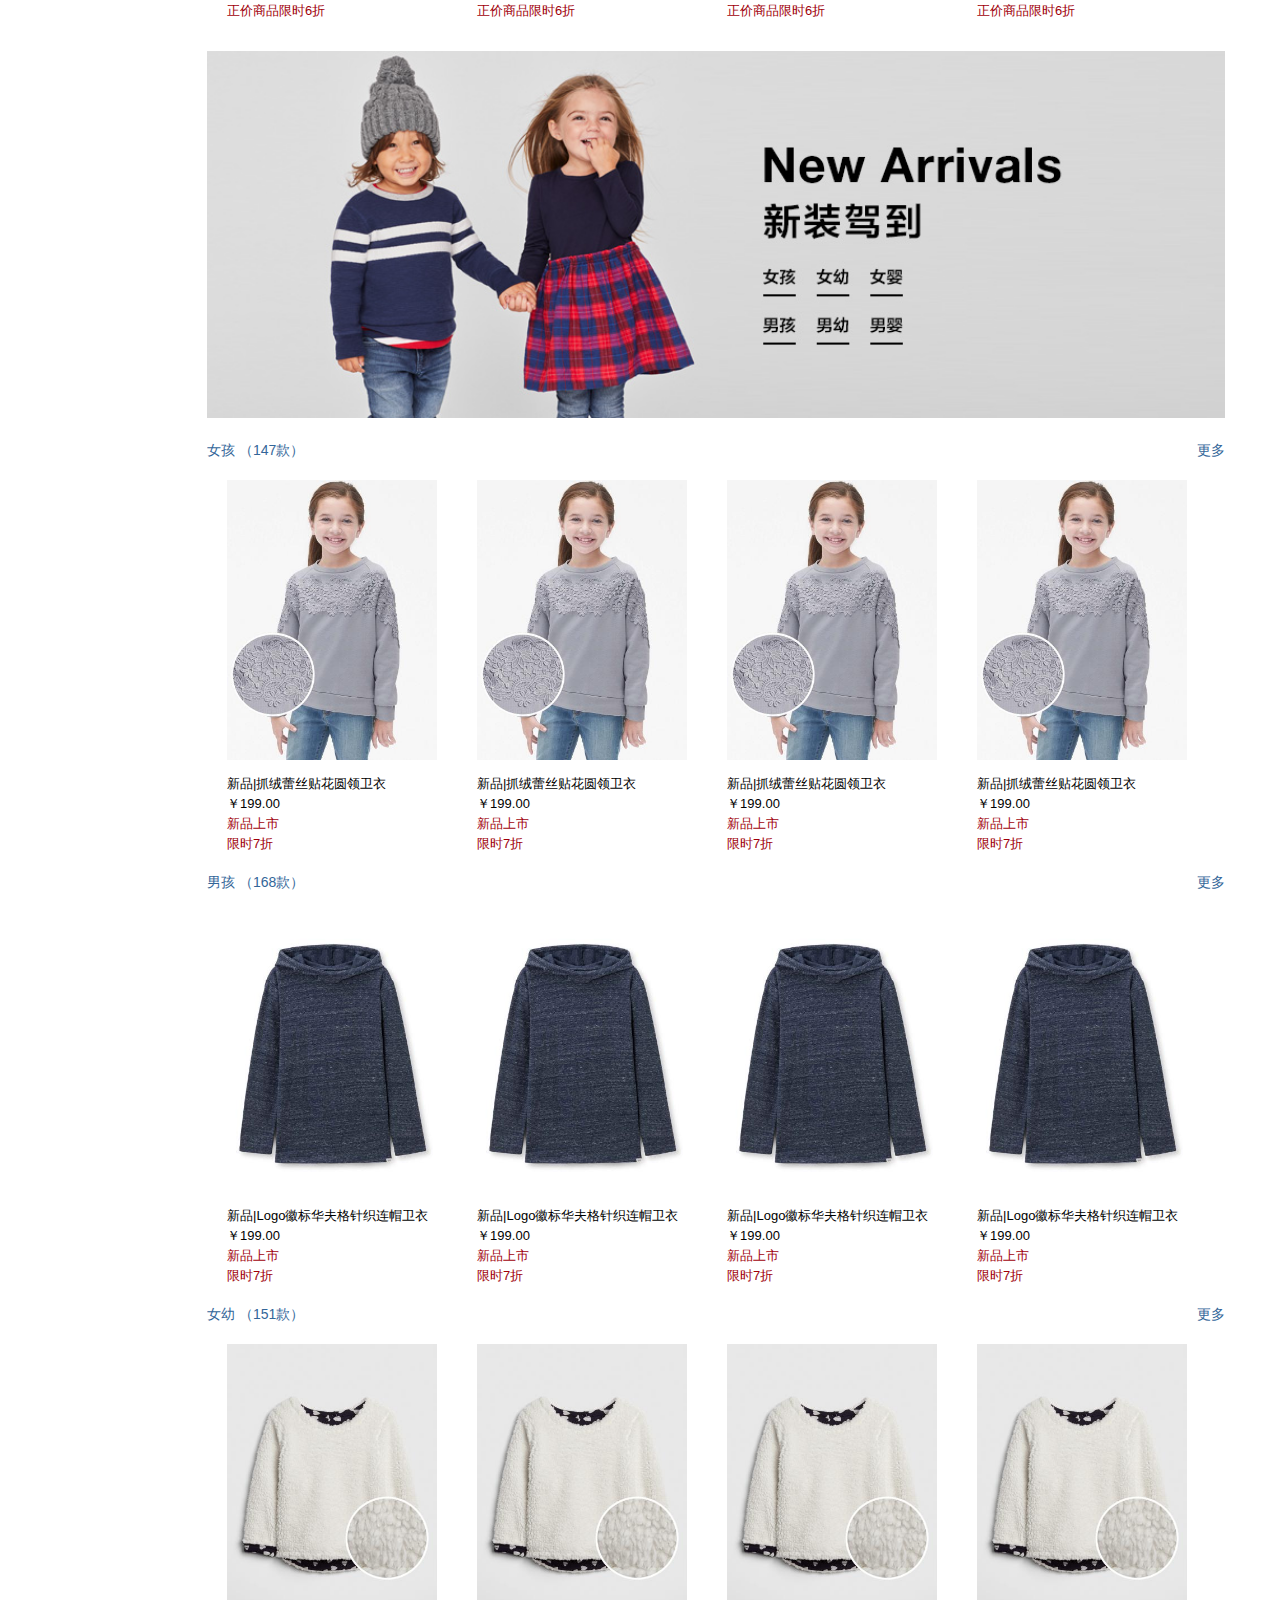
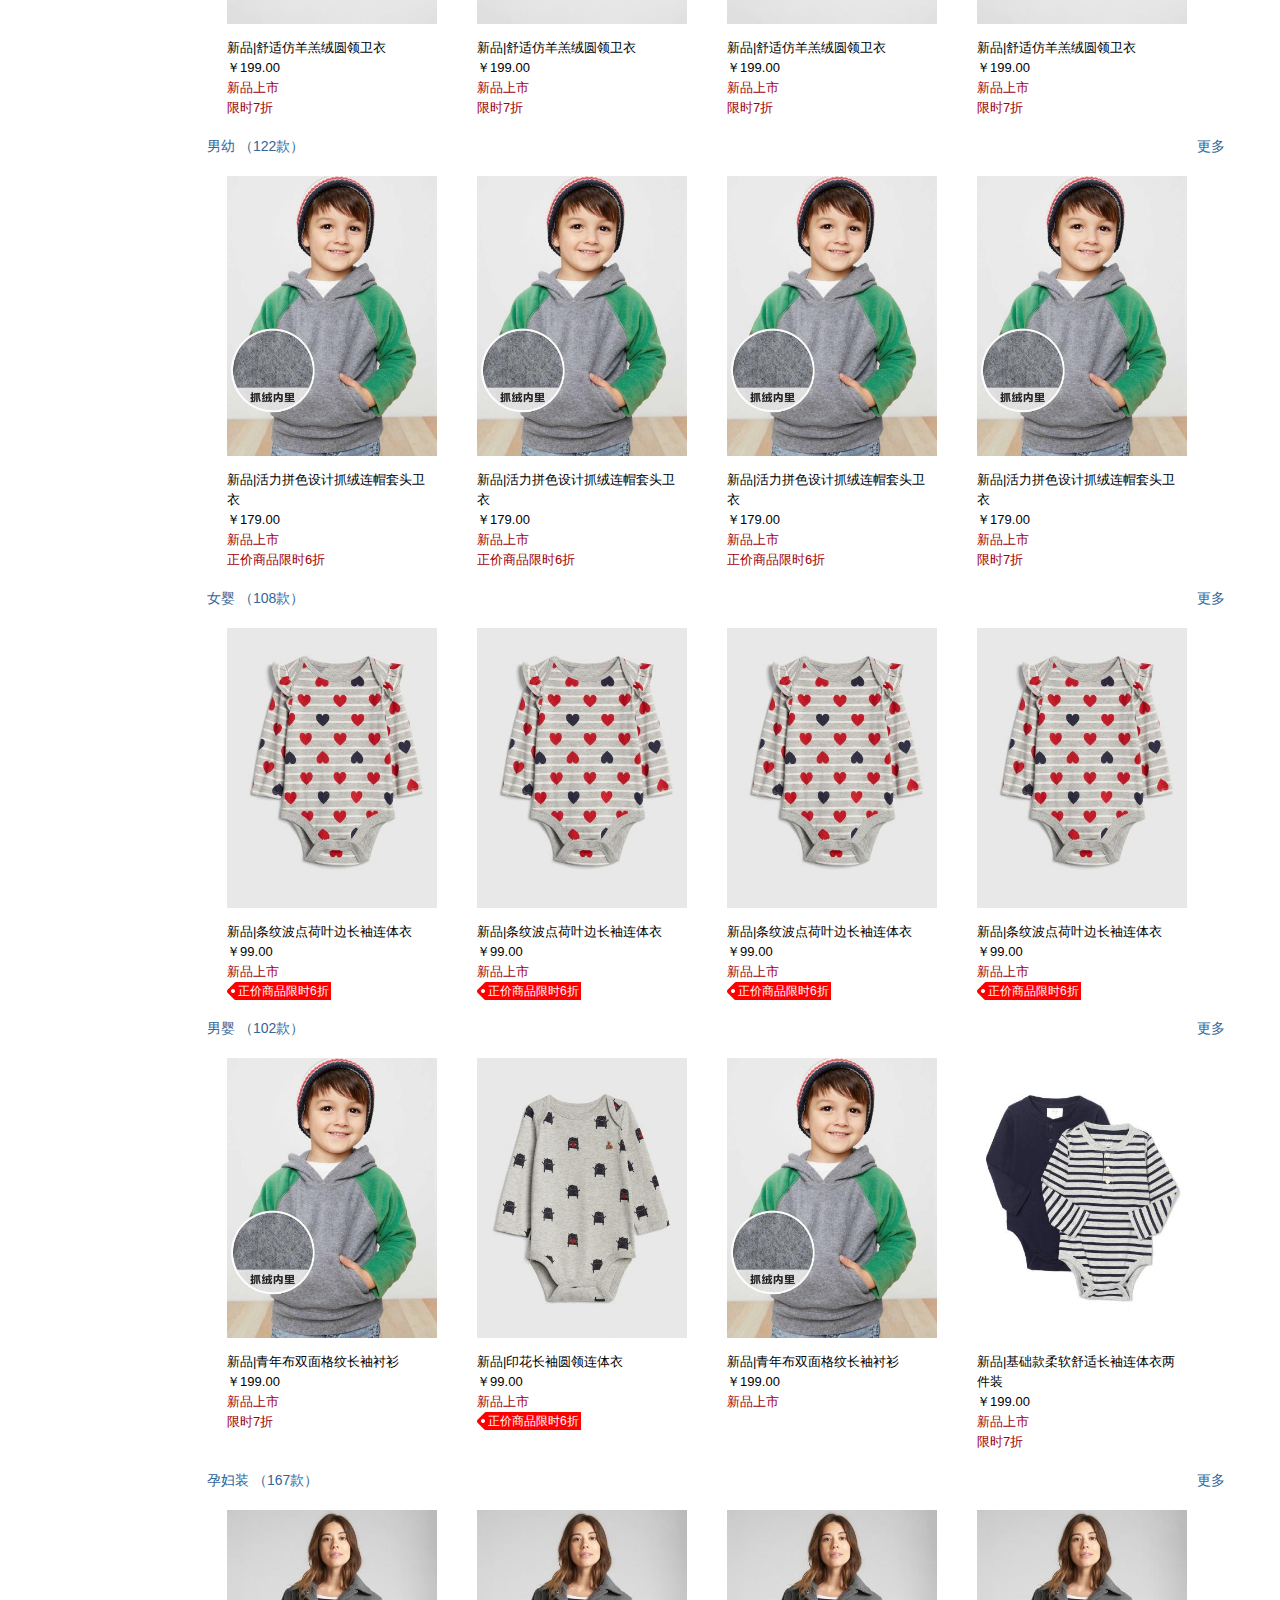
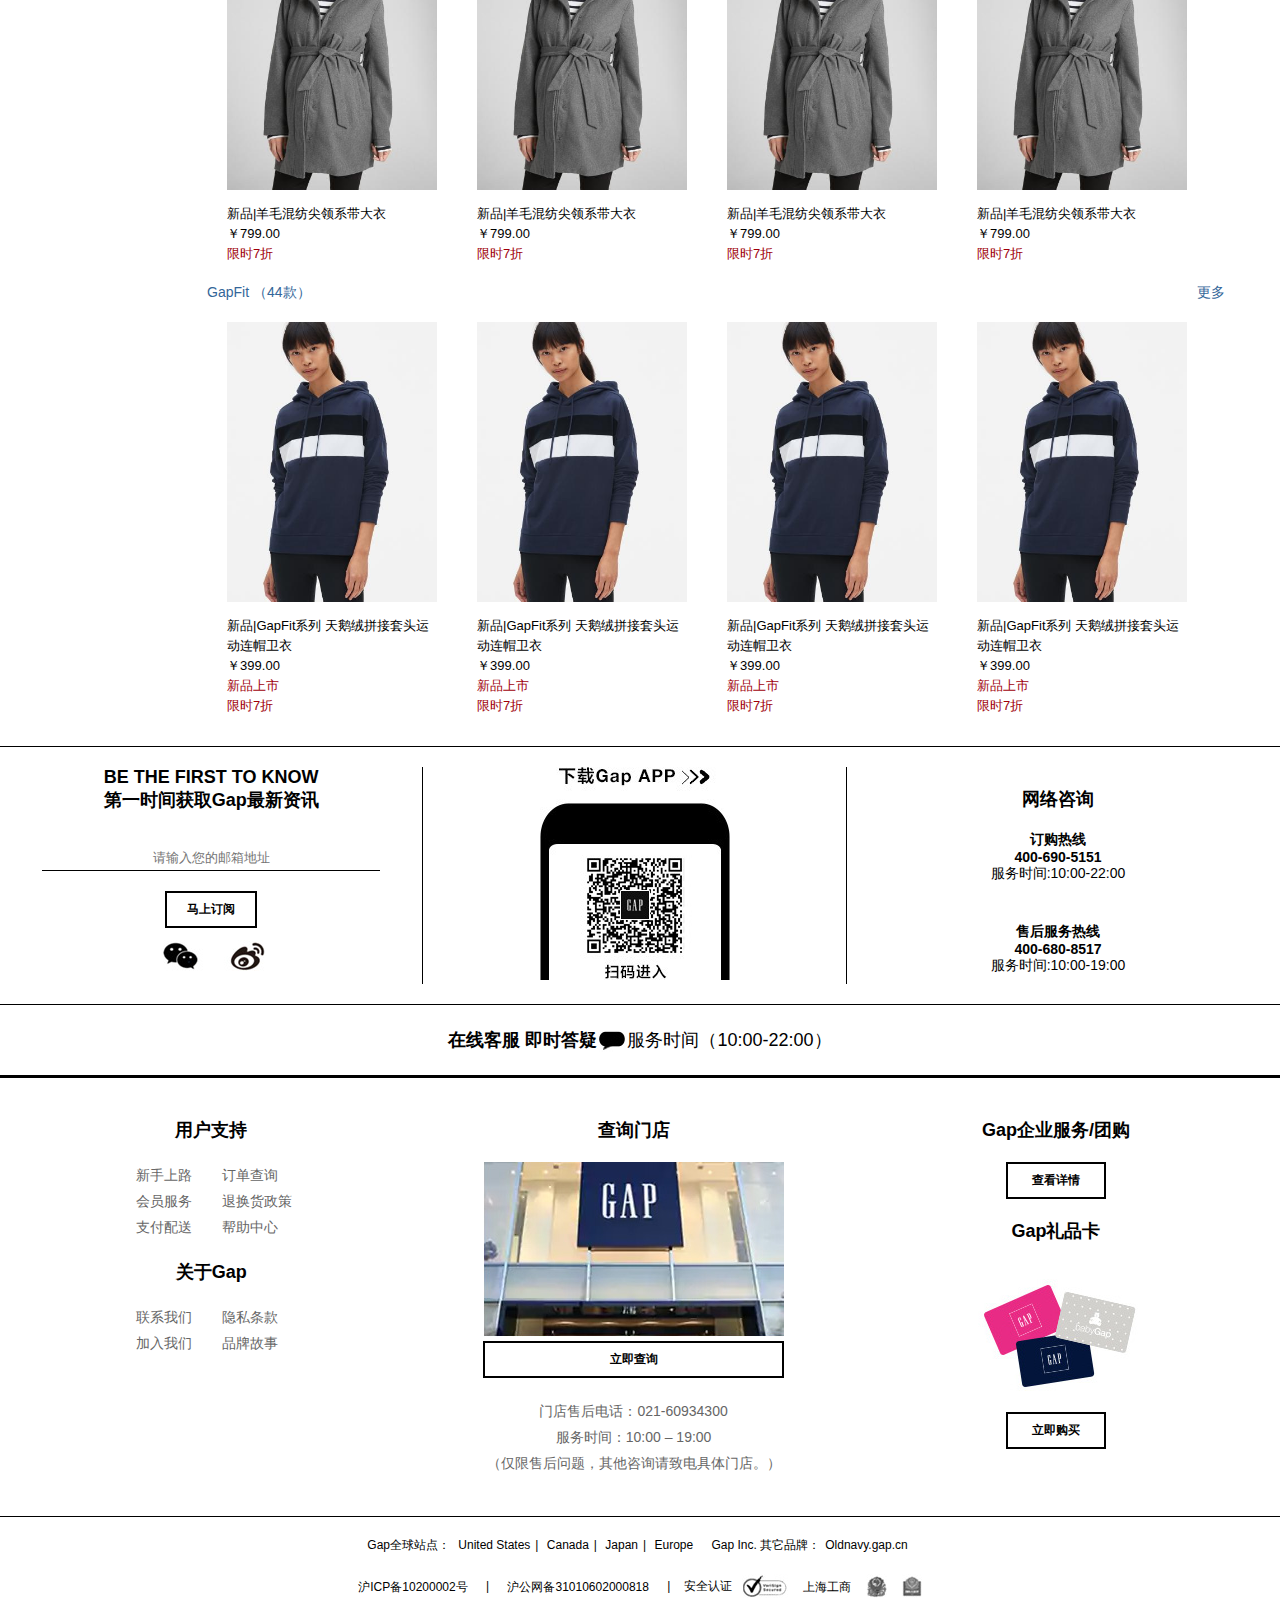
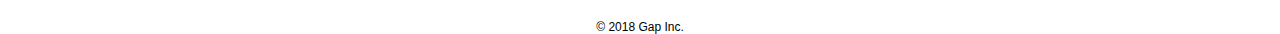
<file: gap/categroy.html>
<!DOCTYPE html>
<html>
	<head>
		<meta charset="UTF-8">
		<title>Gap中国官网</title>
		<link rel="shortcut icon" href="img/GAP_logo.png" /> 
		<link rel="stylesheet" type="text/css" href="css/public.css"/>
		<link rel="stylesheet" type="text/css" href="css/categroy.css"/>
		<script src="js/jquery-1.11.0.min.js"></script>
		<script src="js/index.js" type="text/javascript" charset="utf-8"></script>
	</head>
	<body>
		<!--header-->
		<header>
			<div class="head_left">
				<a href="https://www.gap.cn/" title="Gap"><img src="img/Gap-logo.svg"/></a>
				<a href="https://oldnavy.gap.cn/" title="Old Gap"><img src="img/Old-Navy-logo.svg" /></a>
			</div>
			<div class="head_mid">
				满RMB 199免运费 | 正价商品退换货包邮 <a href="#">查看详情</a>
			</div>
			<div class="head_right">
				<div class="hr_login">
					<p class="signAndLogin">注册/登录</p>
					<p class="signAndLogin">我的账户<span></span></p>
					<div class="hidelogin">
						<a href="login.html" class="signAndLoginButton">注册&nbsp;&nbsp;/&nbsp;&nbsp;登录</a>
						<p style="border-top: 1px solid #ccc;margin-top: 10px;"><a href="">我的订单</a></p>
						<p><a href="javascript:;">帮助中心</a></p>
						<p><a href="javascript:;">会员服务</a></p>
						<p class="onlineserver">
							<a href="javascript:;">在线客服</a>
							<div class="warnDiv">
								<span class="reminder1"></span>
								<span class="reminder2">温馨提示：</span>
								Gap中国官网（Gap.cn）是Gap在大陆的正规网络销售平台，Gap工作人员不会以任何形式要求您购买Gap优惠券、或向您提供非官方网站链接（或二维码）要求您购买Gap商品。如有任何疑问，请您联系cs@gap.cn或致电400-680-8517。谢谢您的支持，祝您购物愉快！
							</div>
						</p>
						<p><a href="javascript:;">查找门店</a></p>
					</div>
				</div>
				<div class="hr_shopcar">
					<img src="img/shoppingcar.jpg"/>
				</div>
			</div>
		</header>
		<!--saleAd-->
		<div id="saleAd" class="saleAd">
			<div class="sSwitchImg">
				<img src="img/181126_SIT_11TOP-BANNER_CN_OPEN.jpg" style="display: block;" id="open"/>
				<img src="img/181126_SIT_11TOP-BANNER_CN_CLOSE.jpg" style="display: none;" id="close"/>
			</div>
			<div id="sale" class="sale">
				<img src="img/181206_HERO-BANNER_CN.jpg" alt="冬季特惠 SALE" style="width:100%;"/>
				<a class="img_1 a1" href="javascript:;" title="冬季特惠"></a>
				<a class="img_1 a2" href="javascript:;" title="SALE"></a>
			</div>
		</div>
		
		<!--logoAndSearch-->
		<div class="logoAndSearch">
			<a href="https://www.gap.cn/"><img src="img/logo.png" title="Gap" alt="GAP" class="logo"/></a>
			<div class="search">
				<input class="inp" type="text" placeholder="请输入关键词"/>
				<button></button>
			</div>
		</div>
		<!--nav-->
		<div id="nav" class="nav">
			<ul class="uls">
				<li class="navL">
					<a href="https://www.gap.cn/" class="navLa">首页</a><span>|</span>
				</li>
				<li class="navL">
					<a href="categroy.html" class="navLa">新品</a><span>|</span>
					<div class="lis1">
						<dl>
							<dt>
								<li><strong>分类索引</strong></li>
								<li><a href="javascript:;">女装</a></li>
								<li><a href="javascript:;">男装</a></li>
								<li><a href="javascript:;">女孩</a></li>
								<li><a href="javascript:;">男孩</a></li>
								<li><a href="javascript:;">女幼</a></li>
								<li><a href="javascript:;">男幼</a></li>
								<li><a href="javascript:;">女婴</a></li>
								<li><a href="javascript:;">男婴</a></li>
								<li><a href="javascript:;">GapFit</a></li>
								<li><a href="javascript:;">孕妇装</a></li>
							</dt>
							<dd><img class="detialImg" src="img/cnnew.jpg"/></dd>
						</dl>
					</div>
				</li>
				<li class="navL">
					<a href="categroy.html" class="navLa">女装</a><span>|</span>
					<div class="lis1">
						<dl>
							<dt>
								<li><strong>分类索引</strong></li>
								<li><a href="javascript:;">新品上市</a></li>
								<li><a href="javascript:;">徽标logo系列</a></li>
								<li><a href="javascript:;">卫衣</a></li>
								<li><a href="javascript:;">羽绒服/棉服</a></li>
								<li><a href="javascript:;">外套</a></li>
								<li><a href="javascript:;">针织衫/毛衣</a></li>
								<li><a href="javascript:;">T恤/背心</a></li>
								<li><a href="javascript:;">衬衫/上衣</a></li>
								<li><a href="javascript:;">裙装</a></li>
								<li><a href="javascript:;">休闲裤</a></li>
								<li><a href="javascript:;">1969牛仔裤</a></li>
							</dt>
							<dt>
								<li><a href="javascript:;"> </a></li>
								<li><a href="javascript:;">中/短裤</a></li>
								<li><a href="javascript:;">连体裤</a></li>
								<li><a href="javascript:;">GapFit运动系列</a></li>
								<li><a href="javascript:;">GapBody家居服/内衣</a></li>
								<li><a href="javascript:;">鞋品</a></li>
								<li><a href="javascript:;">配件</a></li>
							</dt>
							<dt>
								<li><strong>主题精选</strong></li>
								<li><a href="javascript:;">派对时光</a></li>
								<li><a href="javascript:;">礼物指南</a></li>
								<li><a href="javascript:;">运动型格</a></li>
								<li><a href="javascript:;">Look Book</a></li>
							</dt>
							<dt>
								<li><strong>优惠&活动</strong></li>
								<li><a href="javascript:;" style="color: #A0000A;">Sale</a></li>
								<li><a href="javascript:;">精选正价商品5折起</a></li>
								<li><a href="javascript:;">限时超值购</a></li>
							</dt>
							<dd><img class="detialImg" src="img/cnwomen.jpg"/></dd>
						</dl>
					</div>
				</li>
				<li class="navL">
					<a href="categroy.html" class="navLa">GapFit</a><span>|</span>
					<div class="lis1">
						<dl>
							<dt>
								<li><strong>分类索引</strong></li>
								<li><a href="javascript:;">女装</a></li>
								<li><a href="javascript:;">男装</a></li>
								<li><a href="javascript:;">女孩</a></li>
								<li><a href="javascript:;">男孩</a></li>
								<li><a href="javascript:;">孕妇装</a></li>
							</dt>
							<dd><img class="detialImg" src="img/cngapfit.jpg"/></dd>
						</dl>
					</div>
				</li>
				<li class="navL">
					<a href="categroy.html" class="navLa">男装</a><span>|</span>
					<div class="lis1">
						<dl>
							<dt>
								<li><strong>分类索引</strong></li>
								<li><a href="javascript:;">新品上市</a></li>
								<li><a href="javascript:;">徽标logo系列</a></li>
								<li><a href="detail.html">卫衣</a></li>
								<li><a href="javascript:;">羽绒服/棉服</a></li>
								<li><a href="javascript:;">外套</a></li>
								<li><a href="javascript:;">针织衫/毛衣</a></li>
								<li><a href="javascript:;">T恤/背心</a></li>
								<li><a href="javascript:;">衬衫</a></li>
								<li><a href="javascript:;">休闲裤</a></li>
								<li><a href="javascript:;">1969牛仔裤</a></li>
								<li><a href="javascript:;">轻盈卡其</a></li>
							</dt>
							<dt>
								<li><a href="javascript:;"> </a></li>
								<li><a href="javascript:;">中/短裤</a></li>
								<li><a href="javascript:;">GapFit运动系列</a></li>
								<li><a href="javascript:;">家居服/睡衣</a></li>
								<li><a href="javascript:;">内裤/袜子</a></li>
								<li><a href="javascript:;">配饰</a></li>
							</dt>
							<dt>
								<li><strong>主题精选</strong></li>
								<li><a href="javascript:;">Gap X GQ</a></li>
								<li><a href="javascript:;">派对时光</a></li>
								<li><a href="javascript:;">礼物指南</a></li>
								<li><a href="javascript:;">Look Book</a></li>
							</dt>
							<dt>
								<li><strong>优惠&活动</strong></li>
								<li><a href="javascript:;" style="color: #A0000A;">Sale</a></li>
								<li><a href="javascript:;">精选正价商品5折起</a></li>
								<li><a href="javascript:;">限时超值购</a></li>
							</dt>
							<dd><img class="detialImg" src="img/cnmen.jpg"/></dd>
						</dl>
					</div>
				</li>
				<li class="navL">
					<a href="categroy.html" class="navLa">女孩</a><span>|</span>
					<div class="lis1">
						<dl>
							<dt>
								<li><strong>分类索引</strong></li>
								<li><a href="javascript:;">新品上市</a></li>
								<li><a href="javascript:;">徽标logo系列</a></li>
								<li><a href="javascript:;">羽绒服/棉服</a></li>
								<li><a href="javascript:;">卫衣</a></li>
								<li><a href="javascript:;">外套</a></li>
								<li><a href="javascript:;">针织衫/毛衣</a></li>
								<li><a href="javascript:;">T恤/背心</a></li>
								<li><a href="javascript:;">衬衫/上衣</a></li>
								<li><a href="javascript:;">裙裤</a></li>
								<li><a href="javascript:;">休闲裤</a></li>
								<li><a href="javascript:;">1969牛仔裤</a></li>
							</dt>
							<dt>
								<li><a href="javascript:;"> </a></li>
								<li><a href="javascript:;">中/短裤</a></li>
								<li><a href="javascript:;">连体裤</a></li>
								<li><a href="javascript:;">GapFit运动系列</a></li>
								<li><a href="javascript:;">家居套装/内衣</a></li>
								<li><a href="javascript:;">袜子/裤袜</a></li>
								<li><a href="javascript:;">配件</a></li>
								<li><a href="javascript:;">鞋品</a></li>
								<li><a href="javascript:;">泳装</a></li>
							</dt>
							<dt>
								<li><strong>主题精选</strong></li>
								<li><a href="javascript:;">派对时光</a></li>
								<li><a href="javascript:;">礼物指南</a></li>
								<li><a href="javascript:;">Gap x Disney合作系列</a></li>
								<li><a href="javascript:;">Gap x JusticeLeague合作系列</a></li>
								<li><a href="javascript:;">Gap x Star Wars限定联名系列</a></li>
								<li><a href="javascript:;">Gap x SJP合作系列</a></li>
							</dt>
							<dt>
								<li><strong>优惠&活动</strong></li>
								<li><a href="javascript:;" style="color: #A0000A;">Sale</a></li>
								<li><a href="javascript:;">精选正价商品5折起</a></li>
								<li><a href="javascript:;">限时超值购</a></li>
							</dt>
							<dd><img class="detialImg" src="img/cngirls.jpg"/></dd>
						</dl>
					</div>
				</li>
				<li class="navL">
					<a href="categroy.html" class="navLa">男孩</a><span>|</span>
					<div class="lis1">
						<dl>
							<dt>
								<li><strong>分类索引</strong></li>
								<li><a href="javascript:;">新品上市</a></li>
								<li><a href="javascript:;">徽标logo系列</a></li>
								<li><a href="javascript:;">羽绒服/棉服</a></li>
								<li><a href="javascript:;">卫衣</a></li>
								<li><a href="javascript:;">外套</a></li>
								<li><a href="javascript:;">针织衫/毛衣</a></li>
								<li><a href="javascript:;">T恤/背心/POLO衫</a></li>
								<li><a href="javascript:;">衬衫</a></li>
								<li><a href="javascript:;">休闲裤</a></li>
								<li><a href="javascript:;">牛仔裤</a></li>
								<li><a href="javascript:;">中/短裤</a></li>
							</dt>
							<dt>
								<li><a href="javascript:;"> </a></li>
								<li><a href="javascript:;">GapFit运动系列</a></li>
								<li><a href="javascript:;">家居套装/睡衣</a></li>
								<li><a href="javascript:;">内裤/袜子</a></li>
								<li><a href="javascript:;">鞋/配件</a></li>
							</dt>
							<dt>
								<li><strong>主题精选</strong></li>
								<li><a href="javascript:;">派对时光</a></li>
								<li><a href="javascript:;">礼物指南</a></li>
								<li><a href="javascript:;">Gap x Disney合作系列</a></li>
								<li><a href="javascript:;">Gap x JusticeLeague合作系列</a></li>
								<li><a href="javascript:;">Gap x Star Wars限定联名系列</a></li>
								<li><a href="javascript:;">Gap x SJP合作系列</a></li>
							</dt>
							<dt>
								<li><strong>优惠&活动</strong></li>
								<li><a href="javascript:;" style="color: #A0000A;">Sale</a></li>
								<li><a href="javascript:;">精选正价商品5折起</a></li>
								<li><a href="javascript:;">限时超值购</a></li>
							</dt>
							<dd><img class="detialImg" src="img/cnboys.jpg"/></dd>
						</dl>
					</div>
				</li>
				<li class="navL">
					<a href="categroy.html" class="navLa">幼儿</a><span>|</span>
					<div class="lis1">
						<dl style="padding: 0 50px;">
							<dt>
								<li><strong>分类索引</strong></li>
								<li><a href="javascript:;"><strong>女幼(1-5岁)</strong></a></li>
								<li><a href="javascript:;">女幼新品</a></li>
								<li><a href="javascript:;">徽标logo系列</a></li>
								<li><a href="javascript:;">羽绒服/棉服</a></li>
								<li><a href="javascript:;">卫衣/外套</a></li>
								<li><a href="javascript:;">针织衫/毛衣</a></li>
								<li><a href="javascript:;">T恤/背心</a></li>
								<li><a href="javascript:;">衬衫/上衣</a></li>
								<li><a href="javascript:;">裙装</a></li>
								<li><a href="javascript:;">休闲/打底裤</a></li>
								<li><a href="javascript:;">牛仔裤</a></li>
								<li><a href="javascript:;">连体/背带裤</a></li>
							</dt>
							<dt>
								<li><a href="javascript:;"> </a></li>
								<li><a href="javascript:;"> </a></li>
								<li><a href="javascript:;">中/短裤</a></li>
								<li><a href="javascript:;">内衣/家居套装</a></li>
								<li><a href="javascript:;">袜子/裤袜</a></li>
								<li><a href="javascript:;">配件</a></li>
								<li><a href="javascript:;">泳装</a></li>
							</dt>
							<dt>
								<li><strong>分类索引</strong></li>
								<li><a href="javascript:;"><strong>男幼(1-5岁)</strong></a></li>
								<li><a href="javascript:;">男幼新品</a></li>
								<li><a href="javascript:;">徽标logo系列</a></li>
								<li><a href="javascript:;">羽绒服/棉服</a></li>
								<li><a href="javascript:;">卫衣/外套</a></li>
								<li><a href="javascript:;">针织衫/毛衣</a></li>
								<li><a href="javascript:;">T恤/背心</a></li>
								<li><a href="javascript:;">衬衫</a></li>
								<li><a href="javascript:;">休闲裤</a></li>
								<li><a href="javascript:;">牛仔裤</a></li>
								<li><a href="javascript:;">中/短裤</a></li>
								<li><a href="javascript:;">内衣/家居套装</a></li>
							</dt>
							<dt>
								<li><a href="javascript:;"> </a></li>
								<li><a href="javascript:;"> </a></li>
								<li><a href="javascript:;">内裤/袜子</a></li>
								<li><a href="javascript:;">配件</a></li>
								<li><a href="javascript:;">泳装</a></li>
							</dt>
							<dt style="width: 300px;">
								<li><strong>主题精选</strong></li>
								<li><a href="javascript:;">派对时光</a></li>
								<li><a href="javascript:;">礼物指南</a></li>
								<li><a href="javascript:;">Gap x Disney合作系列</a></li>
								<li><a href="javascript:;">Gap x JusticeLeague合作系列</a></li>
								<li><a href="javascript:;">Gap x Star Wars限定联名系列</a></li>
								<li><a href="javascript:;">Gap x SJP合作系列</a></li>
							</dt>
							<dt>
								<li><strong>优惠&活动</strong></li>
								<li><a href="javascript:;" style="color: #A0000A;">女幼Sale</a></li>
								<li><a href="javascript:;" style="color: #A0000A;">男幼Sale</a></li>
								<li><a href="javascript:;">精选正价商品5折起</a></li>
								<li><a href="javascript:;">限时超值购</a></li>
							</dt>
							<dd><img class="detialImg" src="img/cntoddler.jpg"/></dd>
						</dl>
					</div>
				</li>
				<li class="navL">
					<a href="categroy.html" class="navLa">婴儿</a><span>|</span>
					<div class="lis1">
						<dl style="padding: 0 50px;">
							<dt>
								<li><strong>分类索引</strong></li>
								<li><a href="javascript:;"><strong>女婴(0-24月)</strong></a></li>
								<li><a href="javascript:;">女婴新品</a></li>
								<li><a href="javascript:;">徽标logo系列</a></li>
								<li><a href="javascript:;">羽绒服/棉服</a></li>
								<li><a href="javascript:;">连体衣</a></li>
								<li><a href="javascript:;">卫衣/外套</a></li>
								<li><a href="javascript:;">针织衫/毛衣</a></li>
								<li><a href="javascript:;">上衣</a></li>
								<li><a href="javascript:;">裙装</a></li>
								<li><a href="javascript:;">牛仔裤</a></li>
								<li><a href="javascript:;">休闲/打底裤</a></li>
								<li><a href="javascript:;">中/短裤</a></li>
							</dt>
							<dt>
								<li><a href="javascript:;"> </a></li>
								<li><a href="javascript:;"> </a></li>
								<li><a href="javascript:;">内衣/家居套装</a></li>
								<li><a href="javascript:;">配件</a></li>
							</dt>
							<dt>
								<li><strong>分类索引</strong></li>
								<li><a href="javascript:;"><strong>男婴(0-24月)</strong></a></li>
								<li><a href="javascript:;">男婴新品</a></li>
								<li><a href="javascript:;">徽标logo系列</a></li>
								<li><a href="javascript:;">羽绒服/棉服</a></li>
								<li><a href="javascript:;">卫衣/外套</a></li>
								<li><a href="javascript:;">针织衫/毛衣</a></li>
								<li><a href="javascript:;">上衣</a></li>
								<li><a href="javascript:;">牛仔裤</a></li>
								<li><a href="javascript:;">休闲/打底裤</a></li>
								<li><a href="javascript:;">中/短裤</a></li>
								<li><a href="javascript:;">内衣/家居套装</a></li>
							</dt>
							<dt>
								<li><a href="javascript:;"> </a></li>
								<li><a href="javascript:;"> </a></li>
								<li><a href="javascript:;">配件</a></li>
							</dt>
							<dt style="width: 300px;">
								<li><strong>主题精选</strong></li>
								<li><a href="javascript:;">派对时光</a></li>
								<li><a href="javascript:;">礼物指南</a></li>
								<li><a href="javascript:;">Gap x Disney合作系列</a></li>
								<li><a href="javascript:;">Gap x Star Wars限定联名系列</a></li>
								<li><a href="javascript:;">熊耳宝贝</a></li>
							</dt>
							<dt>
								<li><strong>优惠&活动</strong></li>
								<li><a href="javascript:;" style="color: #A0000A;">女婴Sale</a></li>
								<li><a href="javascript:;" style="color: #A0000A;">男婴Sale</a></li>
								<li><a href="javascript:;">精选正价商品5折起</a></li>
								<li><a href="javascript:;">限时超值购</a></li>
							</dt>
							<dd><img class="detialImg" src="img/cnbaby.jpg"/></dd>
						</dl>
					</div>
				</li>
				<li class="navL">
					<a href="categroy.html" class="navLa">孕妇装</a><span>|</span>
					<div class="lis1">
						<dl>
							<dt>
								<li><strong>分类索引</strong></li>
								<li><a href="javascript:;">新品上市</a></li>
								<li><a href="javascript:;">卫衣/外套</a></li>
								<li><a href="javascript:;">针织衫/毛衣</a></li>
								<li><a href="javascript:;">T恤/背心</a></li>
								<li><a href="javascript:;">衬衫/上衣</a></li>
								<li><a href="javascript:;">裙装</a></li>
								<li><a href="javascript:;">牛仔裤</a></li>
								<li><a href="javascript:;">休闲裤</a></li>
								<li><a href="javascript:;">GapFit运动系列</a></li>
								<li><a href="javascript:;">中/短裤</a></li>
							</dt>
							<dt>
								<li><strong>优惠&活动</strong></li>
								<li><a href="javascript:;" style="color: #A0000A;">Sale</a></li>
							</dt>
							<dd><img class="detialImg" src="img/cnyf.jpg"/></dd>
						</dl>
					</div>
				</li>
				<li class="navL">
					<a href="categroy.html" class="navLa">Sale</a><span></span>
					<div class="lis1">
						<dl>
							<dt>
								<li><strong>分类索引</strong></li>
								<li><a href="javascript:;">女装</a></li>
								<li><a href="javascript:;">男装</a></li>
								<li><a href="javascript:;">女孩</a></li>
								<li><a href="javascript:;">男孩</a></li>
								<li><a href="javascript:;">女幼</a></li>
								<li><a href="javascript:;">男幼</a></li>
								<li><a href="javascript:;">女婴</a></li>
								<li><a href="javascript:;">男婴</a></li>
								<li><a href="javascript:;">GapFit</a></li>
								<li><a href="javascript:;">孕妇装</a></li>
							</dt>
							<dt>
								<li><strong>优惠&活动</strong></li>
								<li><a href="javascript:;" style="color: #A0000A;">Sale</a></li>
								<li><a href="javascript:;">限时超值购</a></li>
								<li><a href="javascript:;">精选正价商品5折起</a></li>
							</dt>
							<dd><img class="detialImg" src="img/cnsale.jpg"/></dd>
						</dl>
					</div>
				</li>
				<li class="navL_img">
					<a href="shopcar.html" class="navLa"><img src="img/shopcar.png"/></a>
				</li>
			</ul>
		</div>
		
		<!--content-->
		<div class="content">
			<div class="content_top">
				<a href="javascript:;">首页</a>&gt;<a href="javascript:;">新品</a>
			</div>
			<div class="bg_content">
				<div class="content_left">
					<ul class="navUls">
						<li class="navLi0"><a href=""><strong>分类</strong></a></li>
						<li class="navLi"><a href="">女装</a></li>
						<li class="navLi"><a href="">男装</a></li>
						<li class="navLi"><a href="">女孩</a></li>
						<li class="navLi"><a href="">男孩</a></li>
						<li class="navLi"><a href="">女幼</a></li>
						<li class="navLi"><a href="">男幼</a></li>
						<li class="navLi"><a href="">女婴</a></li>
						<li class="navLi"><a href="">男婴</a></li>
						<li class="navLi"><a href="">GapFit</a></li>
						<li class="navLi"><a href="">孕妇装</a></li>
					</ul>
				</div>
				<div class="content_bottom">
					<div class="content_List">
						<a href=""><img src="img/1811_banner.jpg" style="width: 100%;"/></a>
						<a href="" class="contOneA coa1" title="女装"></a>
						<a href="" class="contOneA coa2" title="孕妇装"></a>
						<a href="" class="contOneA coa3" title="男装"></a>
					</div>
					<div class="bg_priceSort">
						<div class="priceSort">
							<span style="margin-right: 20px;">价格排序</span>
							<span class="psSpan pss1"><img src="img/arrow-up.png"/></span>
							<span class="psSpan pss2"><img src="img/arrow-down.png"/></span>
						</div>
					</div>
					<div class="clothesList">
						<div class="clTop">
							<a href="javascript:;" class="cloth1">
								<span>女装</span>
								<span>（401款）</span>
							</a>
							<a href="javascript:;" class="cloth2">更多</a>
						</div>
						<div class="clList">
							<a href="javascript:;"><img src="img/b4deeefb58b5dd2d16c4bcfa0a3def46_1.jpg" style="width: 100%;"/></a>
							<p style="margin-top: 10px;"><a href="javascript:;">新品|直筒仿羊羔绒衣领牛仔夹克</a></p>
							<p>￥<span>529.00</span></p>
							<p style="display: none;" class="specSaleP">新品上市</p>
							<p class="specSaleP">正价商品限时6折</p>
						</div>
						<div class="clList">
							<a href="javascript:;"><img src="img/b4deeefb58b5dd2d16c4bcfa0a3def46_1.jpg" style="width: 100%;"/></a>
							<p style="margin-top: 10px;"><a href="javascript:;">新品|直筒仿羊羔绒衣领牛仔夹克</a></p>
							<p>￥<span>529.00</span></p>
							<p class="specSaleP">新品上市</p>
							<p class="specSaleP">正价商品限时6折</p>
						</div>
						<div class="clList">
							<a href="javascript:;"><img src="img/b4deeefb58b5dd2d16c4bcfa0a3def46_1.jpg" style="width: 100%;"/></a>
							<p style="margin-top: 10px;"><a href="javascript:;">新品|直筒仿羊羔绒衣领牛仔夹克</a></p>
							<p>￥<span>529.00</span></p>
							<p class="specSaleP">新品上市</p>
							<p class="specSaleP">正价商品限时6折</p>
						</div>
						<div class="clList">
							<a href="javascript:;"><img src="img/b4deeefb58b5dd2d16c4bcfa0a3def46_1.jpg" style="width: 100%;"/></a>
							<p style="margin-top: 10px;"><a href="javascript:;">新品|直筒仿羊羔绒衣领牛仔夹克</a></p>
							<p>￥<span>529.00</span></p>
							<p class="specSaleP">新品上市</p>
							<p class="specSaleP">正价商品限时6折</p>
						</div>
					</div>
					<div class="clothesList">
						<div class="clTop">
							<a href="javascript:;" class="cloth1">
								<span>男装</span>
								<span>（214款）</span>
							</a>
							<a href="javascript:;" class="cloth2">更多</a>
						</div>
						<div class="clList">
							<a href="javascript:;"><img src="img/400711DEEP_COBALT_M_1500_1_181121.jpg" style="width: 100%;"/></a>
							<p style="margin-top: 10px;"><a href="javascript:;">新品|Logo徽标圆领套头卫衣</a></p>
							<p>￥<span>299.00</span></p>
							<p class="specSaleP">新品上市</p>
							<p class="specSaleP">正价商品限时6折</p>
						</div>
						<div class="clList">
							<a href="javascript:;"><img src="img/400711DEEP_COBALT_M_1500_1_181121.jpg" style="width: 100%;"/></a>
							<p style="margin-top: 10px;"><a href="javascript:;">新品|Logo徽标圆领套头卫衣</a></p>
							<p>￥<span>299.00</span></p>
							<p class="specSaleP">新品上市</p>
							<p class="specSaleP">正价商品限时6折</p>
						</div>
						<div class="clList">
							<a href="javascript:;"><img src="img/400711DEEP_COBALT_M_1500_1_181121.jpg" style="width: 100%;"/></a>
							<p style="margin-top: 10px;"><a href="javascript:;">新品|Logo徽标圆领套头卫衣</a></p>
							<p>￥<span>299.00</span></p>
							<p class="specSaleP">新品上市</p>
							<p class="specSaleP">正价商品限时6折</p>
						</div>
						<div class="clList">
							<a href="javascript:;"><img src="img/400711DEEP_COBALT_M_1500_1_181121.jpg" style="width: 100%;"/></a>
							<p style="margin-top: 10px;"><a href="javascript:;">新品|Logo徽标圆领套头卫衣</a></p>
							<p>￥<span>299.00</span></p>
							<p class="specSaleP">新品上市</p>
							<p class="specSaleP">正价商品限时6折</p>
						</div>
					</div>
					<div class="content_List content_two">
						<a href=""><img src="img/1811_kb_banner.jpg" style="width: 100%;"/></a>
						<a href="" class="contOneA coa21" title="女孩"></a>
						<a href="" class="contOneA coa22" title="女幼"></a>
						<a href="" class="contOneA coa23" title="女婴"></a>
						<a href="" class="contOneA coa24" title="男孩"></a>
						<a href="" class="contOneA coa25" title="男幼"></a>
						<a href="" class="contOneA coa26" title="男婴"></a>
					</div>
					<div class="clothesList">
						<div class="clTop">
							<a href="javascript:;" class="cloth1">
								<span>女孩</span>
								<span>（147款）</span>
							</a>
							<a href="javascript:;" class="cloth2">更多</a>
						</div>
						<div class="clList">
							<a href="javascript:;"><img src="img/398392_1500_2_1.jpg" style="width: 100%;"/></a>
							<p style="margin-top: 10px;"><a href="javascript:;">新品|抓绒蕾丝贴花圆领卫衣</a></p>
							<p>￥<span>199.00</span></p>
							<p class="specSaleP">新品上市</p>
							<p class="specSaleP">限时7折</p>
						</div>
						<div class="clList">
							<a href="javascript:;"><img src="img/398392_1500_2_1.jpg" style="width: 100%;"/></a>
							<p style="margin-top: 10px;"><a href="javascript:;">新品|抓绒蕾丝贴花圆领卫衣</a></p>
							<p>￥<span>199.00</span></p>
							<p class="specSaleP">新品上市</p>
							<p class="specSaleP">限时7折</p>
						</div>
						<div class="clList">
							<a href="javascript:;"><img src="img/398392_1500_2_1.jpg" style="width: 100%;"/></a>
							<p style="margin-top: 10px;"><a href="javascript:;">新品|抓绒蕾丝贴花圆领卫衣</a></p>
							<p>￥<span>199.00</span></p>
							<p class="specSaleP">新品上市</p>
							<p class="specSaleP">限时7折</p>
						</div>
						<div class="clList">
							<a href="javascript:;"><img src="img/398392_1500_2_1.jpg" style="width: 100%;"/></a>
							<p style="margin-top: 10px;"><a href="javascript:;">新品|抓绒蕾丝贴花圆领卫衣</a></p>
							<p>￥<span>199.00</span></p>
							<p class="specSaleP">新品上市</p>
							<p class="specSaleP">限时7折</p>
						</div>
					</div>
					<div class="clothesList">
						<div class="clTop">
							<a href="javascript:;" class="cloth1">
								<span>男孩</span>
								<span>（168款）</span>
							</a>
							<a href="javascript:;" class="cloth2">更多</a>
						</div>
						<div class="clList">
							<a href="javascript:;"><img src="img/a557245dbf8fa1348fbe94f6325e49a7_1.jpg" style="width: 100%;"/></a>
							<p style="margin-top: 10px;"><a href="javascript:;">新品|Logo徽标华夫格针织连帽卫衣</a></p>
							<p>￥<span>199.00</span></p>
							<p class="specSaleP">新品上市</p>
							<p class="specSaleP">限时7折</p>
						</div>
						<div class="clList">
							<a href="javascript:;"><img src="img/a557245dbf8fa1348fbe94f6325e49a7_1.jpg" style="width: 100%;"/></a>
							<p style="margin-top: 10px;"><a href="javascript:;">新品|Logo徽标华夫格针织连帽卫衣</a></p>
							<p>￥<span>199.00</span></p>
							<p class="specSaleP">新品上市</p>
							<p class="specSaleP">限时7折</p>
						</div>
						<div class="clList">
							<a href="javascript:;"><img src="img/a557245dbf8fa1348fbe94f6325e49a7_1.jpg" style="width: 100%;"/></a>
							<p style="margin-top: 10px;"><a href="javascript:;">新品|Logo徽标华夫格针织连帽卫衣</a></p>
							<p>￥<span>199.00</span></p>
							<p class="specSaleP">新品上市</p>
							<p class="specSaleP">限时7折</p>
						</div>
						<div class="clList">
							<a href="javascript:;"><img src="img/a557245dbf8fa1348fbe94f6325e49a7_1.jpg" style="width: 100%;"/></a>
							<p style="margin-top: 10px;"><a href="javascript:;">新品|Logo徽标华夫格针织连帽卫衣</a></p>
							<p>￥<span>199.00</span></p>
							<p class="specSaleP">新品上市</p>
							<p class="specSaleP">限时7折</p>
						</div>
					</div>
					<div class="clothesList">
						<div class="clTop">
							<a href="javascript:;" class="cloth1">
								<span>女幼</span>
								<span>（151款）</span>
							</a>
							<a href="javascript:;" class="cloth2">更多</a>
						</div>
						<div class="clList">
							<a href="javascript:;"><img src="img/399832ivory_frost_m_5-399832ivory_frost_m_3_1.jpg" style="width: 100%;"/></a>
							<p style="margin-top: 10px;"><a href="javascript:;">新品|舒适仿羊羔绒圆领卫衣</a></p>
							<p>￥<span>199.00</span></p>
							<p class="specSaleP">新品上市</p>
							<p class="specSaleP">限时7折</p>
						</div>
						<div class="clList">
							<a href="javascript:;"><img src="img/399832ivory_frost_m_5-399832ivory_frost_m_3_1.jpg" style="width: 100%;"/></a>
							<p style="margin-top: 10px;"><a href="javascript:;">新品|舒适仿羊羔绒圆领卫衣</a></p>
							<p>￥<span>199.00</span></p>
							<p class="specSaleP">新品上市</p>
							<p class="specSaleP">限时7折</p>
						</div>
						<div class="clList">
							<a href="javascript:;"><img src="img/399832ivory_frost_m_5-399832ivory_frost_m_3_1.jpg" style="width: 100%;"/></a>
							<p style="margin-top: 10px;"><a href="javascript:;">新品|舒适仿羊羔绒圆领卫衣</a></p>
							<p>￥<span>199.00</span></p>
							<p class="specSaleP">新品上市</p>
							<p class="specSaleP">限时7折</p>
						</div>
						<div class="clList">
							<a href="javascript:;"><img src="img/399832ivory_frost_m_5-399832ivory_frost_m_3_1.jpg" style="width: 100%;"/></a>
							<p style="margin-top: 10px;"><a href="javascript:;">新品|舒适仿羊羔绒圆领卫衣</a></p>
							<p>￥<span>199.00</span></p>
							<p class="specSaleP">新品上市</p>
							<p class="specSaleP">限时7折</p>
						</div>
					</div>
					<div class="clothesList">
						<div class="clTop">
							<a href="javascript:;" class="cloth1">
								<span>男幼</span>
								<span>（122款）</span>
							</a>
							<a href="javascript:;" class="cloth2">更多</a>
						</div>
						<div class="clList">
							<a href="javascript:;"><img src="img/403529_1500_2.jpg" style="width: 100%;"/></a>
							<p style="margin-top: 10px;"><a href="javascript:;">新品|活力拼色设计抓绒连帽套头卫衣</a></p>
							<p>￥<span>179.00</span></p>
							<p class="specSaleP">新品上市</p>
							<p class="specSaleP">正价商品限时6折</p>
						</div>
						<div class="clList">
							<a href="javascript:;"><img src="img/403529_1500_2.jpg" style="width: 100%;"/></a>
							<p style="margin-top: 10px;"><a href="javascript:;">新品|活力拼色设计抓绒连帽套头卫衣</a></p>
							<p>￥<span>179.00</span></p>
							<p class="specSaleP">新品上市</p>
							<p class="specSaleP">正价商品限时6折</p>
						</div>
						<div class="clList">
							<a href="javascript:;"><img src="img/403529_1500_2.jpg" style="width: 100%;"/></a>
							<p style="margin-top: 10px;"><a href="javascript:;">新品|活力拼色设计抓绒连帽套头卫衣</a></p>
							<p>￥<span>179.00</span></p>
							<p class="specSaleP">新品上市</p>
							<p class="specSaleP">正价商品限时6折</p>
						</div>
						<div class="clList">
							<a href="javascript:;"><img src="img/403529_1500_2.jpg" style="width: 100%;"/></a>
							<p style="margin-top: 10px;"><a href="javascript:;">新品|活力拼色设计抓绒连帽套头卫衣</a></p>
							<p>￥<span>179.00</span></p>
							<p class="specSaleP">新品上市</p>
							<p class="specSaleP">限时7折</p>
						</div>
					</div>
					<div class="clothesList">
						<div class="clTop">
							<a href="javascript:;" class="cloth1">
								<span>女婴</span>
								<span>（108款）</span>
							</a>
							<a href="javascript:;" class="cloth2">更多</a>
						</div>
						<div class="clList">
							<a href="javascript:;"><img src="img/cn16172498_1.jpg" style="width: 100%;"/></a>
							<p style="margin-top: 10px;"><a href="javascript:;">新品|条纹波点荷叶边长袖连体衣</a></p>
							<p>￥<span>99.00</span></p>
							<p class="specSaleP">新品上市</p>
							<div class="red_bg_tri"></div><span class="red_bg_squr">正价商品限时6折</span>
						</div>
						<div class="clList">
							<a href="javascript:;"><img src="img/cn16172498_1.jpg" style="width: 100%;"/></a>
							<p style="margin-top: 10px;"><a href="javascript:;">新品|条纹波点荷叶边长袖连体衣</a></p>
							<p>￥<span>99.00</span></p>
							<p class="specSaleP">新品上市</p>
							<div class="red_bg_tri"></div><span class="red_bg_squr">正价商品限时6折</span>
						</div>
						<div class="clList">
							<a href="javascript:;"><img src="img/cn16172498_1.jpg" style="width: 100%;"/></a>
							<p style="margin-top: 10px;"><a href="javascript:;">新品|条纹波点荷叶边长袖连体衣</a></p>
							<p>￥<span>99.00</span></p>
							<p class="specSaleP">新品上市</p>
							<div class="red_bg_tri"></div><span class="red_bg_squr">正价商品限时6折</span>
						</div>
						<div class="clList">
							<a href="javascript:;"><img src="img/cn16172498_1.jpg" style="width: 100%;"/></a>
							<p style="margin-top: 10px;"><a href="javascript:;">新品|条纹波点荷叶边长袖连体衣</a></p>
							<p>￥<span>99.00</span></p>
							<p class="specSaleP">新品上市</p>
							<div class="red_bg_tri"></div><span class="red_bg_squr">正价商品限时6折</span>
						</div>
					</div>
					<div class="clothesList">
						<div class="clTop">
							<a href="javascript:;" class="cloth1">
								<span>男婴</span>
								<span>（102款）</span>
							</a>
							<a href="javascript:;" class="cloth2">更多</a>
						</div>
						<div class="clList">
							<a href="javascript:;"><img src="img/403529_1500_2.jpg" style="width: 100%;"/></a>
							<p style="margin-top: 10px;"><a href="javascript:;">新品|青年布双面格纹长袖衬衫</a></p>
							<p>￥<span>199.00</span></p>
							<p class="specSaleP">新品上市</p>
							<p class="specSaleP">限时7折</p>
						</div>
						<div class="clList">
							<a href="javascript:;"><img src="img/c4f8b4bcfa4e09bf2d225ac8fbd0cedc_1.jpg" style="width: 100%;"/></a>
							<p style="margin-top: 10px;"><a href="javascript:;">新品|印花长袖圆领连体衣</a></p>
							<p>￥<span>99.00</span></p>
							<p class="specSaleP">新品上市</p>
							<div class="red_bg_tri"></div><span class="red_bg_squr">正价商品限时6折</span>
						</div>
						<div class="clList">
							<a href="javascript:;"><img src="img/403529_1500_2.jpg" style="width: 100%;"/></a>
							<p style="margin-top: 10px;"><a href="javascript:;">新品|青年布双面格纹长袖衬衫</a></p>
							<p>￥<span>199.00</span></p>
							<p class="specSaleP">新品上市</p>
						</div>
						<div class="clList">
							<a href="javascript:;"><img src="img/374394NAVY_UNIFORM_P_4-1500_1_180926.jpg" style="width: 100%;"/></a>
							<p style="margin-top: 10px;"><a href="javascript:;">新品|基础款柔软舒适长袖连体衣两件装</a></p>
							<p>￥<span>199.00</span></p>
							<p class="specSaleP">新品上市</p>
							<p class="specSaleP">限时7折</p>
						</div>
					</div>
					<div class="clothesList">
						<div class="clTop">
							<a href="javascript:;" class="cloth1">
								<span>孕妇装</span>
								<span>（167款）</span>
							</a>
							<a href="javascript:;" class="cloth2">更多</a>
						</div>
						<div class="clList">
							<a href="javascript:;"><img src="img/d3d7e9eb98c99d3f902c8147abe8d9a2_1.jpg" style="width: 100%;"/></a>
							<p style="margin-top: 10px;"><a href="javascript:;">新品|羊毛混纺尖领系带大衣</a></p>
							<p>￥<span>799.00</span></p>
							<p class="specSaleP">限时7折</p>
						</div>
						<div class="clList">
							<a href="javascript:;"><img src="img/d3d7e9eb98c99d3f902c8147abe8d9a2_1.jpg" style="width: 100%;"/></a>
							<p style="margin-top: 10px;"><a href="javascript:;">新品|羊毛混纺尖领系带大衣</a></p>
							<p>￥<span>799.00</span></p>
							<p class="specSaleP">限时7折</p>
						</div>
						<div class="clList">
							<a href="javascript:;"><img src="img/d3d7e9eb98c99d3f902c8147abe8d9a2_1.jpg" style="width: 100%;"/></a>
							<p style="margin-top: 10px;"><a href="javascript:;">新品|羊毛混纺尖领系带大衣</a></p>
							<p>￥<span>799.00</span></p>
							<p class="specSaleP">限时7折</p>
						</div>
						<div class="clList">
							<a href="javascript:;"><img src="img/d3d7e9eb98c99d3f902c8147abe8d9a2_1.jpg" style="width: 100%;"/></a>
							<p style="margin-top: 10px;"><a href="javascript:;">新品|羊毛混纺尖领系带大衣</a></p>
							<p>￥<span>799.00</span></p>
							<p class="specSaleP">限时7折</p>
						</div>
					</div>
					<div class="clothesList">
						<div class="clTop">
							<a href="javascript:;" class="cloth1">
								<span>GapFit</span>
								<span>（44款）</span>
							</a>
							<a href="javascript:;" class="cloth2">更多</a>
						</div>
						<div class="clList">
							<a href="javascript:;"><img src="img/397778true_indigo_340_m_1_1.jpg" style="width: 100%;"/></a>
							<p style="margin-top: 10px;"><a href="javascript:;">新品|GapFit系列 天鹅绒拼接套头运动连帽卫衣</a></p>
							<p>￥<span>399.00</span></p>
							<p class="specSaleP">新品上市</p>
							<p class="specSaleP">限时7折</p>
						</div>
						<div class="clList">
							<a href="javascript:;"><img src="img/397778true_indigo_340_m_1_1.jpg" style="width: 100%;"/></a>
							<p style="margin-top: 10px;"><a href="javascript:;">新品|GapFit系列 天鹅绒拼接套头运动连帽卫衣</a></p>
							<p>￥<span>399.00</span></p>
							<p class="specSaleP">新品上市</p>
							<p class="specSaleP">限时7折</p>
						</div>
						<div class="clList">
							<a href="javascript:;"><img src="img/397778true_indigo_340_m_1_1.jpg" style="width: 100%;"/></a>
							<p style="margin-top: 10px;"><a href="javascript:;">新品|GapFit系列 天鹅绒拼接套头运动连帽卫衣</a></p>
							<p>￥<span>399.00</span></p>
							<p class="specSaleP">新品上市</p>
							<p class="specSaleP">限时7折</p>
						</div>
						<div class="clList">
							<a href="javascript:;"><img src="img/397778true_indigo_340_m_1_1.jpg" style="width: 100%;"/></a>
							<p style="margin-top: 10px;"><a href="javascript:;">新品|GapFit系列 天鹅绒拼接套头运动连帽卫衣</a></p>
							<p>￥<span>399.00</span></p>
							<p class="specSaleP">新品上市</p>
							<p class="specSaleP">限时7折</p>
						</div>
					</div>
				</div>
			</div>
		</div>
		<!--footer-->
		<div class="footer">
			<div class="info">
				<div class="info_left">
					<p>BE THE FIRST TO KNOW</p>
					<p>第一时间获取Gap最新资讯</p>
					<form action="">
						<input type="text" name="email" id="email" title="请输入您的邮箱地址" placeholder="请输入您的邮箱地址" />
						<input type="button" class="footTagButton" title="马上订阅" value="马上订阅"/>
					</form>
					<a href="javascript:;" class="infoLTagA">
						<img src="img/FOOTER_wechat.jpg"/>
						<img src="img/weixin_new.png" class="wechatPublic"/>
					</a>
					<a href="javascript:;" class="infoLTagA"><img src="img/FOOTER_weibo.jpg"/></a>
				</div>
				<div class="info_mid">
					<a href="javascript:;"><img src="img/FOOTER_downloadApp_news.jpg"/></a>
				</div>
				<div class="info_right">
					<h3>网络咨询</h3>
					<div class="infoR_div1">
						<p><strong>订购热线</strong></p>
						<p><strong>400-690-5151</strong></p>
						<p>服务时间:10:00-22:00</p>
					</div>
					<div class="infoR_div2">
						<p><strong>售后服务热线</strong></p>
						<p><strong>400-680-8517</strong></p>
						<p>服务时间:10:00-19:00</p>
					</div>
				</div>
			</div>
			<div class="onlinewaiter">
				<a href="javascript:;" class="onlineA"><strong>在线客服 即时答疑</strong><img src="img/FOOTER_service.jpg"/></a><span class="onlineSpan">服务时间（10:00-22:00）</span>
				<div class="warnDiv">
					<span class="reminder1"></span>
					<span class="reminder2">温馨提示：</span>
					Gap中国官网（Gap.cn）是Gap在大陆的正规网络销售平台，Gap工作人员不会以任何形式要求您购买Gap优惠券、或向您提供非官方网站链接（或二维码）要求您购买Gap商品。如有任何疑问，请您联系cs@gap.cn或致电400-680-8517。谢谢您的支持，祝您购物愉快！
				</div>
			</div>
			<div class="storeInfo">
				<div class="stoIn_div">
					<h3>用户支持</h3>
					<ul class="store_uls">
						<li><a href="javascript:;">新手上路</a></li>
						<li><a href="javascript:;">订单查询</a></li>
						<li><a href="javascript:;">会员服务</a></li>
						<li><a href="javascript:;">退换货政策</a></li>
						<li><a href="javascript:;">支付配送</a></li>
						<li><a href="javascript:;">帮助中心</a></li>
					</ul>
					<h3>关于Gap</h3>
					<ul class="store_uls">
						<li><a href="javascript:;">联系我们</a></li>
						<li><a href="javascript:;">隐私条款</a></li>
						<li><a href="javascript:;">加入我们</a></li>
						<li><a href="javascript:;">品牌故事</a></li>
					</ul>
				</div>
				<div class="stoIn_div">
					<h3>查询门店</h3>
					<div class="check_store">
						<a href="javascript:;"><img src="img/FOOTER_store.jpg"/></a>
						<a href="javascript:;" title="立即查询" class="footTagButton">立即查询</a>
					</div>
					<div class="store_tel">
						<p>门店售后电话：021-60934300</p>
						<p>服务时间：10:00 – 19:00</p>
						<p>（仅限售后问题，其他咨询请致电具体门店。）</p>
					</div>
				</div>
				<div class="stoIn_div">
					<h3>Gap企业服务/团购</h3>
					<a href="javascript:;" class="footTagButton giftButton">查看详情</a>
					<h3>Gap礼品卡</h3>
					<a href="javascript:;"><img src="img/FOOTER3_giftcard_new_1128.jpg"/></a>
					<a href="javascript:;" class="footTagButton giftButton">立即购买</a>
				</div>
			</div>
			<div class="copyRight">
				<p>Gap全球站点： <a href="javascript:;">United States</a>| <a href="javascript:;">Canada</a>| <a href="javascript:;">Japan</a>| <a href="javascript:;">Europe</a>&nbsp;&nbsp;&nbsp;&nbsp;Gap Inc. 其它品牌：<a href="javascript:;">Oldnavy.gap.cn</a></p>
				<p><a href="javascript:;">沪ICP备10200002号</a> | <a href="javascript:;">沪公网备31010602000818</a> |&nbsp;&nbsp;&nbsp;&nbsp;安全认证<img src="img/FOOTER_safe.jpg" style="margin-left: 10px;" /><a href="javascript:;" title="上海工商">上海工商</a><img src="img/FOOTER_01.jpg"/><a href=""><img src="img/FOOTER_02.jpg"/></a></p>
				<p>&copy; 2018 Gap Inc.</p>
			</div>
		</div>
		<div id="toTop"></div>
	</body>
</html>
<script type="text/javascript">
$(document).ready(function(){
	//返回顶部
	if($(window).scrollTop()==0){
		$("#toTop").hide();
	}
	$(window).scroll(function(event) {
		if($(this).scrollTop()==0){
			$("#toTop").hide();
		}
		if($(this).scrollTop()!=0){
			$("#toTop").show();
		}
	});	
	$("#toTop").click(function(event){
		$("html,body").animate({scrollTop:"0px"},666);
	});
	
	//clList盒阴影
		$(".clList").on("hover",function(){
			$(this).animate({
				"box-shadow":"0 19px 10px -15px #ccc",
				"margin-top":"-20px"
				},500);
			},function(){
				$(this).animate({
					"box-shadow":"0 0 0 0 #fff",
					"margin-top":"0"
				},500);
		});
	
	
	
});
	

</script>
</file>
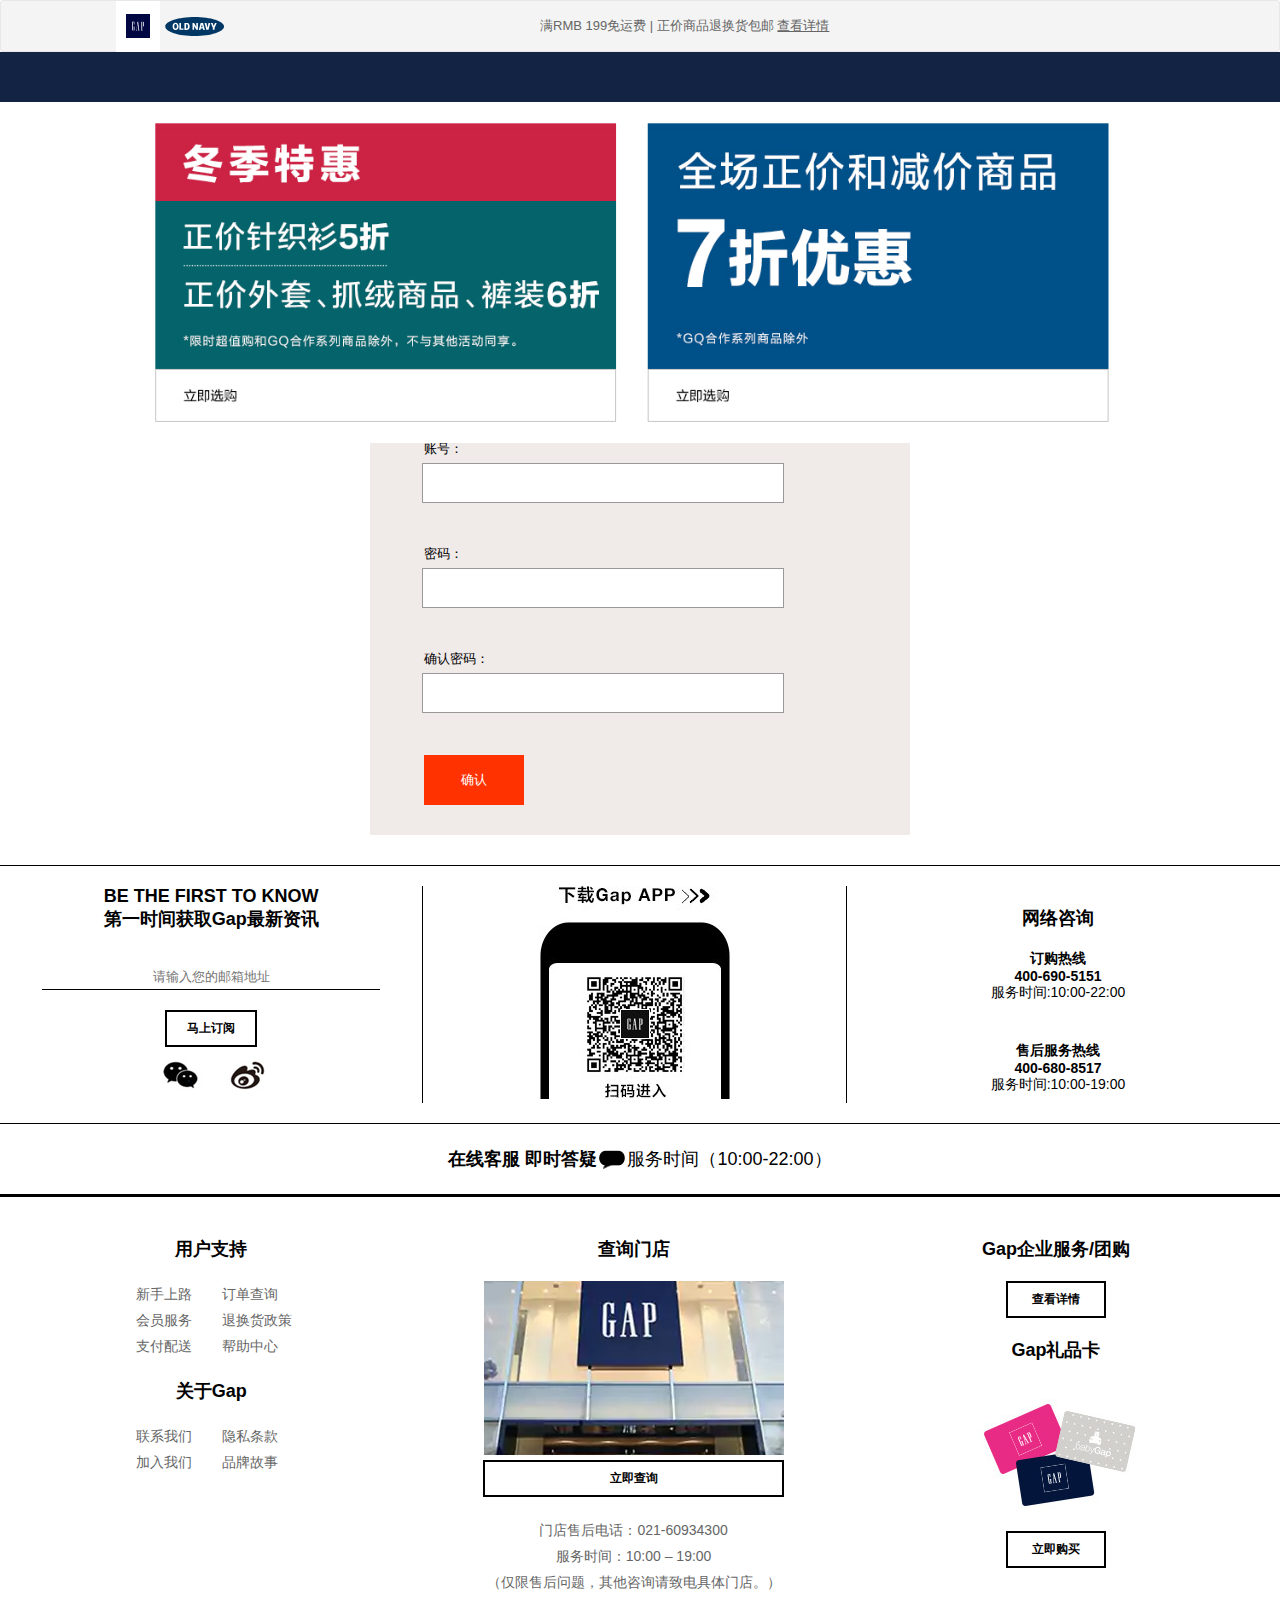
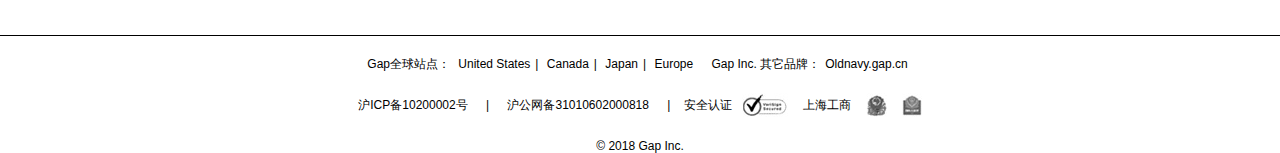
<file: gap/login.html>
<!DOCTYPE html>
<html>
	<head>
		<meta charset="UTF-8">
		<title>注册 - Gap中国官网</title>
		<link rel="shortcut icon" href="img/GAP_logo.png" />
		<link rel="stylesheet" type="text/css" href="css/public.css"/>
		<link rel="stylesheet" type="text/css" href="css/login.css"/>
	</head>
	<body>
		<!--header-->
		<header>
			<div class="head_left">
				<a href="https://www.gap.cn/" title="Gap"><img src="img/Gap-logo.svg"/></a>
				<a href="https://oldnavy.gap.cn/" title="Old Gap"><img src="img/Old-Navy-logo.svg" /></a>
			</div>
			<div class="head_mid">
				满RMB 199免运费 | 正价商品退换货包邮 <a href="#">查看详情</a>
			</div>
			<div class="head_right">
				<div class="hr_login">
					<p class="signAndLogin">注册/登录</p>
					<p class="signAndLogin">我的账户<span></span></p>
					<div class="hidelogin">
						<a href="login.html" class="signAndLoginButton">注册&nbsp;&nbsp;/&nbsp;&nbsp;登录</a>
						<p style="border-top: 1px solid #ccc;margin-top: 10px;"><a href="">我的订单</a></p>
						<p><a href="">帮助中心</a></p>
						<p><a href="">会员服务</a></p>
						<p class="onlineserver">
							<a href="">在线客服</a>
							<div class="warnDiv">
								<span class="reminder1"></span>
								<span class="reminder2">温馨提示：</span>
								Gap中国官网（Gap.cn）是Gap在大陆的正规网络销售平台，Gap工作人员不会以任何形式要求您购买Gap优惠券、或向您提供非官方网站链接（或二维码）要求您购买Gap商品。如有任何疑问，请您联系cs@gap.cn或致电400-680-8517。谢谢您的支持，祝您购物愉快！
							</div>
						</p>
						<p><a href="">查找门店</a></p>
					</div>
				</div>
				<div class="hr_shopcar">
					<img src="img/shoppingcar.jpg"/>
				</div>
			</div>
		</header>
		<!--saleAd-->
		<div id="saleAd" class="saleAd">
			<div class="sSwitchImg">
				<img src="img/181126_SIT_11TOP-BANNER_CN_OPEN.jpg" style="display: block;" id="open"/>
				<img src="img/181126_SIT_11TOP-BANNER_CN_CLOSE.jpg" style="display: none;" id="close"/>
			</div>
			<div id="sale" class="sale">
				<img src="img/181206_HERO-BANNER_CN.jpg" alt="冬季特惠 SALE" style="width:100%;"/>
				<a class="img_1 a1" href="javascript:;" title="冬季特惠"></a>
				<a class="img_1 a2" href="javascript:;" title="SALE"></a>
			</div>
		</div>
		
		<!--logoAndSearch-->
		<div class="logoAndSearch">
			<a href="https://www.gap.cn/"><img src="img/logo.png" title="Gap" alt="GAP" class="logo"/></a>
			<div class="search">
				<input class="inp" type="text" placeholder="请输入关键词"/>
				<button></button>
			</div>
		</div>
		<!--nav-->
		<div id="nav" class="nav">
			<ul class="uls">
				<li class="navL">
					<a href="https://www.gap.cn/" class="navLa">首页</a><span>|</span>
				</li>
				<li class="navL">
					<a href="categroy.html" class="navLa">新品</a><span>|</span>
					<div class="lis1">
						<dl>
							<dt>
								<li><strong>分类索引</strong></li>
								<li><a href="javascript:;">女装</a></li>
								<li><a href="javascript:;">男装</a></li>
								<li><a href="javascript:;">女孩</a></li>
								<li><a href="javascript:;">男孩</a></li>
								<li><a href="javascript:;">女幼</a></li>
								<li><a href="javascript:;">男幼</a></li>
								<li><a href="javascript:;">女婴</a></li>
								<li><a href="javascript:;">男婴</a></li>
								<li><a href="javascript:;">GapFit</a></li>
								<li><a href="javascript:;">孕妇装</a></li>
							</dt>
							<dd><img class="detialImg" src="img/cnnew.jpg"/></dd>
						</dl>
					</div>
				</li>
				<li class="navL">
					<a href="categroy.html" class="navLa">女装</a><span>|</span>
					<div class="lis1">
						<dl>
							<dt>
								<li><strong>分类索引</strong></li>
								<li><a href="javascript:;">新品上市</a></li>
								<li><a href="javascript:;">徽标logo系列</a></li>
								<li><a href="javascript:;">卫衣</a></li>
								<li><a href="javascript:;">羽绒服/棉服</a></li>
								<li><a href="javascript:;">外套</a></li>
								<li><a href="javascript:;">针织衫/毛衣</a></li>
								<li><a href="javascript:;">T恤/背心</a></li>
								<li><a href="javascript:;">衬衫/上衣</a></li>
								<li><a href="javascript:;">裙装</a></li>
								<li><a href="javascript:;">休闲裤</a></li>
								<li><a href="javascript:;">1969牛仔裤</a></li>
							</dt>
							<dt>
								<li><a href="javascript:;"> </a></li>
								<li><a href="javascript:;">中/短裤</a></li>
								<li><a href="javascript:;">连体裤</a></li>
								<li><a href="javascript:;">GapFit运动系列</a></li>
								<li><a href="javascript:;">GapBody家居服/内衣</a></li>
								<li><a href="javascript:;">鞋品</a></li>
								<li><a href="javascript:;">配件</a></li>
							</dt>
							<dt>
								<li><strong>主题精选</strong></li>
								<li><a href="javascript:;">派对时光</a></li>
								<li><a href="javascript:;">礼物指南</a></li>
								<li><a href="javascript:;">运动型格</a></li>
								<li><a href="javascript:;">Look Book</a></li>
							</dt>
							<dt>
								<li><strong>优惠&活动</strong></li>
								<li><a href="javascript:;" style="color: #A0000A;">Sale</a></li>
								<li><a href="javascript:;">精选正价商品5折起</a></li>
								<li><a href="javascript:;">限时超值购</a></li>
							</dt>
							<dd><img class="detialImg" src="img/cnwomen.jpg"/></dd>
						</dl>
					</div>
				</li>
				<li class="navL">
					<a href="categroy.html" class="navLa">GapFit</a><span>|</span>
					<div class="lis1">
						<dl>
							<dt>
								<li><strong>分类索引</strong></li>
								<li><a href="javascript:;">女装</a></li>
								<li><a href="javascript:;">男装</a></li>
								<li><a href="javascript:;">女孩</a></li>
								<li><a href="javascript:;">男孩</a></li>
								<li><a href="javascript:;">孕妇装</a></li>
							</dt>
							<dd><img class="detialImg" src="img/cngapfit.jpg"/></dd>
						</dl>
					</div>
				</li>
				<li class="navL">
					<a href="categroy.html" class="navLa">男装</a><span>|</span>
					<div class="lis1">
						<dl>
							<dt>
								<li><strong>分类索引</strong></li>
								<li><a href="javascript:;">新品上市</a></li>
								<li><a href="javascript:;">徽标logo系列</a></li>
								<li><a href="detail.html">卫衣</a></li>
								<li><a href="javascript:;">羽绒服/棉服</a></li>
								<li><a href="javascript:;">外套</a></li>
								<li><a href="javascript:;">针织衫/毛衣</a></li>
								<li><a href="javascript:;">T恤/背心</a></li>
								<li><a href="javascript:;">衬衫</a></li>
								<li><a href="javascript:;">休闲裤</a></li>
								<li><a href="javascript:;">1969牛仔裤</a></li>
								<li><a href="javascript:;">轻盈卡其</a></li>
							</dt>
							<dt>
								<li><a href="javascript:;"> </a></li>
								<li><a href="javascript:;">中/短裤</a></li>
								<li><a href="javascript:;">GapFit运动系列</a></li>
								<li><a href="javascript:;">家居服/睡衣</a></li>
								<li><a href="javascript:;">内裤/袜子</a></li>
								<li><a href="javascript:;">配饰</a></li>
							</dt>
							<dt>
								<li><strong>主题精选</strong></li>
								<li><a href="javascript:;">Gap X GQ</a></li>
								<li><a href="javascript:;">派对时光</a></li>
								<li><a href="javascript:;">礼物指南</a></li>
								<li><a href="javascript:;">Look Book</a></li>
							</dt>
							<dt>
								<li><strong>优惠&活动</strong></li>
								<li><a href="javascript:;" style="color: #A0000A;">Sale</a></li>
								<li><a href="javascript:;">精选正价商品5折起</a></li>
								<li><a href="javascript:;">限时超值购</a></li>
							</dt>
							<dd><img class="detialImg" src="img/cnmen.jpg"/></dd>
						</dl>
					</div>
				</li>
				<li class="navL">
					<a href="categroy.html" class="navLa">女孩</a><span>|</span>
					<div class="lis1">
						<dl>
							<dt>
								<li><strong>分类索引</strong></li>
								<li><a href="javascript:;">新品上市</a></li>
								<li><a href="javascript:;">徽标logo系列</a></li>
								<li><a href="javascript:;">羽绒服/棉服</a></li>
								<li><a href="javascript:;">卫衣</a></li>
								<li><a href="javascript:;">外套</a></li>
								<li><a href="javascript:;">针织衫/毛衣</a></li>
								<li><a href="javascript:;">T恤/背心</a></li>
								<li><a href="javascript:;">衬衫/上衣</a></li>
								<li><a href="javascript:;">裙裤</a></li>
								<li><a href="javascript:;">休闲裤</a></li>
								<li><a href="javascript:;">1969牛仔裤</a></li>
							</dt>
							<dt>
								<li><a href="javascript:;"> </a></li>
								<li><a href="javascript:;">中/短裤</a></li>
								<li><a href="javascript:;">连体裤</a></li>
								<li><a href="javascript:;">GapFit运动系列</a></li>
								<li><a href="javascript:;">家居套装/内衣</a></li>
								<li><a href="javascript:;">袜子/裤袜</a></li>
								<li><a href="javascript:;">配件</a></li>
								<li><a href="javascript:;">鞋品</a></li>
								<li><a href="javascript:;">泳装</a></li>
							</dt>
							<dt>
								<li><strong>主题精选</strong></li>
								<li><a href="javascript:;">派对时光</a></li>
								<li><a href="javascript:;">礼物指南</a></li>
								<li><a href="javascript:;">Gap x Disney合作系列</a></li>
								<li><a href="javascript:;">Gap x JusticeLeague合作系列</a></li>
								<li><a href="javascript:;">Gap x Star Wars限定联名系列</a></li>
								<li><a href="javascript:;">Gap x SJP合作系列</a></li>
							</dt>
							<dt>
								<li><strong>优惠&活动</strong></li>
								<li><a href="javascript:;" style="color: #A0000A;">Sale</a></li>
								<li><a href="javascript:;">精选正价商品5折起</a></li>
								<li><a href="javascript:;">限时超值购</a></li>
							</dt>
							<dd><img class="detialImg" src="img/cngirls.jpg"/></dd>
						</dl>
					</div>
				</li>
				<li class="navL">
					<a href="categroy.html" class="navLa">男孩</a><span>|</span>
					<div class="lis1">
						<dl>
							<dt>
								<li><strong>分类索引</strong></li>
								<li><a href="javascript:;">新品上市</a></li>
								<li><a href="javascript:;">徽标logo系列</a></li>
								<li><a href="javascript:;">羽绒服/棉服</a></li>
								<li><a href="javascript:;">卫衣</a></li>
								<li><a href="javascript:;">外套</a></li>
								<li><a href="javascript:;">针织衫/毛衣</a></li>
								<li><a href="javascript:;">T恤/背心/POLO衫</a></li>
								<li><a href="javascript:;">衬衫</a></li>
								<li><a href="javascript:;">休闲裤</a></li>
								<li><a href="javascript:;">牛仔裤</a></li>
								<li><a href="javascript:;">中/短裤</a></li>
							</dt>
							<dt>
								<li><a href="javascript:;"> </a></li>
								<li><a href="javascript:;">GapFit运动系列</a></li>
								<li><a href="javascript:;">家居套装/睡衣</a></li>
								<li><a href="javascript:;">内裤/袜子</a></li>
								<li><a href="javascript:;">鞋/配件</a></li>
							</dt>
							<dt>
								<li><strong>主题精选</strong></li>
								<li><a href="javascript:;">派对时光</a></li>
								<li><a href="javascript:;">礼物指南</a></li>
								<li><a href="javascript:;">Gap x Disney合作系列</a></li>
								<li><a href="javascript:;">Gap x JusticeLeague合作系列</a></li>
								<li><a href="javascript:;">Gap x Star Wars限定联名系列</a></li>
								<li><a href="javascript:;">Gap x SJP合作系列</a></li>
							</dt>
							<dt>
								<li><strong>优惠&活动</strong></li>
								<li><a href="javascript:;" style="color: #A0000A;">Sale</a></li>
								<li><a href="javascript:;">精选正价商品5折起</a></li>
								<li><a href="javascript:;">限时超值购</a></li>
							</dt>
							<dd><img class="detialImg" src="img/cnboys.jpg"/></dd>
						</dl>
					</div>
				</li>
				<li class="navL">
					<a href="categroy.html" class="navLa">幼儿</a><span>|</span>
					<div class="lis1">
						<dl style="padding: 0 50px;">
							<dt>
								<li><strong>分类索引</strong></li>
								<li><a href="javascript:;"><strong>女幼(1-5岁)</strong></a></li>
								<li><a href="javascript:;">女幼新品</a></li>
								<li><a href="javascript:;">徽标logo系列</a></li>
								<li><a href="javascript:;">羽绒服/棉服</a></li>
								<li><a href="javascript:;">卫衣/外套</a></li>
								<li><a href="javascript:;">针织衫/毛衣</a></li>
								<li><a href="javascript:;">T恤/背心</a></li>
								<li><a href="javascript:;">衬衫/上衣</a></li>
								<li><a href="javascript:;">裙装</a></li>
								<li><a href="javascript:;">休闲/打底裤</a></li>
								<li><a href="javascript:;">牛仔裤</a></li>
								<li><a href="javascript:;">连体/背带裤</a></li>
							</dt>
							<dt>
								<li><a href="javascript:;"> </a></li>
								<li><a href="javascript:;"> </a></li>
								<li><a href="javascript:;">中/短裤</a></li>
								<li><a href="javascript:;">内衣/家居套装</a></li>
								<li><a href="javascript:;">袜子/裤袜</a></li>
								<li><a href="javascript:;">配件</a></li>
								<li><a href="javascript:;">泳装</a></li>
							</dt>
							<dt>
								<li><strong>分类索引</strong></li>
								<li><a href="javascript:;"><strong>男幼(1-5岁)</strong></a></li>
								<li><a href="javascript:;">男幼新品</a></li>
								<li><a href="javascript:;">徽标logo系列</a></li>
								<li><a href="javascript:;">羽绒服/棉服</a></li>
								<li><a href="javascript:;">卫衣/外套</a></li>
								<li><a href="javascript:;">针织衫/毛衣</a></li>
								<li><a href="javascript:;">T恤/背心</a></li>
								<li><a href="javascript:;">衬衫</a></li>
								<li><a href="javascript:;">休闲裤</a></li>
								<li><a href="javascript:;">牛仔裤</a></li>
								<li><a href="javascript:;">中/短裤</a></li>
								<li><a href="javascript:;">内衣/家居套装</a></li>
							</dt>
							<dt>
								<li><a href="javascript:;"> </a></li>
								<li><a href="javascript:;"> </a></li>
								<li><a href="javascript:;">内裤/袜子</a></li>
								<li><a href="javascript:;">配件</a></li>
								<li><a href="javascript:;">泳装</a></li>
							</dt>
							<dt style="width: 300px;">
								<li><strong>主题精选</strong></li>
								<li><a href="javascript:;">派对时光</a></li>
								<li><a href="javascript:;">礼物指南</a></li>
								<li><a href="javascript:;">Gap x Disney合作系列</a></li>
								<li><a href="javascript:;">Gap x JusticeLeague合作系列</a></li>
								<li><a href="javascript:;">Gap x Star Wars限定联名系列</a></li>
								<li><a href="javascript:;">Gap x SJP合作系列</a></li>
							</dt>
							<dt>
								<li><strong>优惠&活动</strong></li>
								<li><a href="javascript:;" style="color: #A0000A;">女幼Sale</a></li>
								<li><a href="javascript:;" style="color: #A0000A;">男幼Sale</a></li>
								<li><a href="javascript:;">精选正价商品5折起</a></li>
								<li><a href="javascript:;">限时超值购</a></li>
							</dt>
							<dd><img class="detialImg" src="img/cntoddler.jpg"/></dd>
						</dl>
					</div>
				</li>
				<li class="navL">
					<a href="categroy.html" class="navLa">婴儿</a><span>|</span>
					<div class="lis1">
						<dl style="padding: 0 50px;">
							<dt>
								<li><strong>分类索引</strong></li>
								<li><a href="javascript:;"><strong>女婴(0-24月)</strong></a></li>
								<li><a href="javascript:;">女婴新品</a></li>
								<li><a href="javascript:;">徽标logo系列</a></li>
								<li><a href="javascript:;">羽绒服/棉服</a></li>
								<li><a href="javascript:;">连体衣</a></li>
								<li><a href="javascript:;">卫衣/外套</a></li>
								<li><a href="javascript:;">针织衫/毛衣</a></li>
								<li><a href="javascript:;">上衣</a></li>
								<li><a href="javascript:;">裙装</a></li>
								<li><a href="javascript:;">牛仔裤</a></li>
								<li><a href="javascript:;">休闲/打底裤</a></li>
								<li><a href="javascript:;">中/短裤</a></li>
							</dt>
							<dt>
								<li><a href="javascript:;"> </a></li>
								<li><a href="javascript:;"> </a></li>
								<li><a href="javascript:;">内衣/家居套装</a></li>
								<li><a href="javascript:;">配件</a></li>
							</dt>
							<dt>
								<li><strong>分类索引</strong></li>
								<li><a href="javascript:;"><strong>男婴(0-24月)</strong></a></li>
								<li><a href="javascript:;">男婴新品</a></li>
								<li><a href="javascript:;">徽标logo系列</a></li>
								<li><a href="javascript:;">羽绒服/棉服</a></li>
								<li><a href="javascript:;">卫衣/外套</a></li>
								<li><a href="javascript:;">针织衫/毛衣</a></li>
								<li><a href="javascript:;">上衣</a></li>
								<li><a href="javascript:;">牛仔裤</a></li>
								<li><a href="javascript:;">休闲/打底裤</a></li>
								<li><a href="javascript:;">中/短裤</a></li>
								<li><a href="javascript:;">内衣/家居套装</a></li>
							</dt>
							<dt>
								<li><a href="javascript:;"> </a></li>
								<li><a href="javascript:;"> </a></li>
								<li><a href="javascript:;">配件</a></li>
							</dt>
							<dt style="width: 300px;">
								<li><strong>主题精选</strong></li>
								<li><a href="javascript:;">派对时光</a></li>
								<li><a href="javascript:;">礼物指南</a></li>
								<li><a href="javascript:;">Gap x Disney合作系列</a></li>
								<li><a href="javascript:;">Gap x Star Wars限定联名系列</a></li>
								<li><a href="javascript:;">熊耳宝贝</a></li>
							</dt>
							<dt>
								<li><strong>优惠&活动</strong></li>
								<li><a href="javascript:;" style="color: #A0000A;">女婴Sale</a></li>
								<li><a href="javascript:;" style="color: #A0000A;">男婴Sale</a></li>
								<li><a href="javascript:;">精选正价商品5折起</a></li>
								<li><a href="javascript:;">限时超值购</a></li>
							</dt>
							<dd><img class="detialImg" src="img/cnbaby.jpg"/></dd>
						</dl>
					</div>
				</li>
				<li class="navL">
					<a href="categroy.html" class="navLa">孕妇装</a><span>|</span>
					<div class="lis1">
						<dl>
							<dt>
								<li><strong>分类索引</strong></li>
								<li><a href="javascript:;">新品上市</a></li>
								<li><a href="javascript:;">卫衣/外套</a></li>
								<li><a href="javascript:;">针织衫/毛衣</a></li>
								<li><a href="javascript:;">T恤/背心</a></li>
								<li><a href="javascript:;">衬衫/上衣</a></li>
								<li><a href="javascript:;">裙装</a></li>
								<li><a href="javascript:;">牛仔裤</a></li>
								<li><a href="javascript:;">休闲裤</a></li>
								<li><a href="javascript:;">GapFit运动系列</a></li>
								<li><a href="javascript:;">中/短裤</a></li>
							</dt>
							<dt>
								<li><strong>优惠&活动</strong></li>
								<li><a href="javascript:;" style="color: #A0000A;">Sale</a></li>
							</dt>
							<dd><img class="detialImg" src="img/cnyf.jpg"/></dd>
						</dl>
					</div>
				</li>
				<li class="navL">
					<a href="categroy.html" class="navLa">Sale</a><span></span>
					<div class="lis1">
						<dl>
							<dt>
								<li><strong>分类索引</strong></li>
								<li><a href="javascript:;">女装</a></li>
								<li><a href="javascript:;">男装</a></li>
								<li><a href="javascript:;">女孩</a></li>
								<li><a href="javascript:;">男孩</a></li>
								<li><a href="javascript:;">女幼</a></li>
								<li><a href="javascript:;">男幼</a></li>
								<li><a href="javascript:;">女婴</a></li>
								<li><a href="javascript:;">男婴</a></li>
								<li><a href="javascript:;">GapFit</a></li>
								<li><a href="javascript:;">孕妇装</a></li>
							</dt>
							<dt>
								<li><strong>优惠&活动</strong></li>
								<li><a href="javascript:;" style="color: #A0000A;">Sale</a></li>
								<li><a href="javascript:;">限时超值购</a></li>
								<li><a href="javascript:;">精选正价商品5折起</a></li>
							</dt>
							<dd><img class="detialImg" src="img/cnsale.jpg"/></dd>
						</dl>
					</div>
				</li>
				<li class="navL_img">
					<a href="shopcar.html" class="navLa"><img src="img/shopcar.png"/></a>
				</li>
			</ul>
		</div>
		
		<!--login-->
		<div class="bglogin">
			<div class="loginDiv">
				<div class="loginA">
					<a href="javascript:;" class="nav_t nt_a1">注册账号</a>
					<a href="javascript:;" class="nav_t nt_a2">账号登录</a>
				</div>
				<div class="navTab">
					<div class="tab_content" id="regsiter">
						<p class="first_p">新会员注册成功后，即可享首单双倍积分、官网首单购物正价商品满300减100及免运费哦！</p>
						<div class="tc_reg">
							<p>账号：<br/><input type="text" name="username" id="userName"/><br/>
								<span id="unCheck">用户名不能包含中文且不能少于6位,不能多于15位,不能以数字开头</span>
							</p>
							<p>密码：<br/><input type="password" name="userpw" id="userPass"/><br/>
								<span id="pwCheck">密码只能用数字、字母、下划线，且在5-16位之间</span>
							</p>
							<p>确认密码：<br/>
								<input type="password" id="pwAgain"/><br/>
								<span id="pwCheckAgain">两次输入密码不一致</span>
							</p>
							<button id="submitButt">确认</button>
						</div>
					</div>
					<div class="tab_content" id="login">
						<div class="tc_reg tc_log">
							<p>账号：<br/>
								<input type="text" /><br/>
								<span id="unLoginCheck">用户名不正确</span>
							</p>
							<p>密码：
								<br/>
								<input type="password" /><br/>
								<span id="pwLoginCheck">密码不正确</span>
								<img src="img/closeeyes.png" id="c_eyes"/>
								<img src="img/openeyes.png" id="o_eyes" style="display: none;"/>
							</p>
							<p><input type="checkbox" id="checkedBox"/>记住我的密码<a href="">找回密码</a></p>
							<button id="submitButt">登录</button>
						</div>
					</div>
				</div>
			</div>
		</div>
		
		<!--footer-->
		<div class="footer">
			<div class="info">
				<div class="info_left">
					<p>BE THE FIRST TO KNOW</p>
					<p>第一时间获取Gap最新资讯</p>
					<form action="">
						<input type="text" name="email" id="email" title="请输入您的邮箱地址" placeholder="请输入您的邮箱地址" />
						<input type="button" class="footTagButton" title="马上订阅" value="马上订阅"/>
					</form>
					<a href="" class="infoLTagA">
						<img src="img/FOOTER_wechat.jpg"/>
						<img src="img/weixin_new.png" class="wechatPublic"/>
					</a>
					<a href="" class="infoLTagA"><img src="img/FOOTER_weibo.jpg"/></a>
				</div>
				<div class="info_mid">
					<a href=""><img src="img/FOOTER_downloadApp_news.jpg"/></a>
				</div>
				<div class="info_right">
					<h3>网络咨询</h3>
					<div class="infoR_div1">
						<p><strong>订购热线</strong></p>
						<p><strong>400-690-5151</strong></p>
						<p>服务时间:10:00-22:00</p>
					</div>
					<div class="infoR_div2">
						<p><strong>售后服务热线</strong></p>
						<p><strong>400-680-8517</strong></p>
						<p>服务时间:10:00-19:00</p>
					</div>
				</div>
			</div>
			<div class="onlinewaiter">
				<a href="" class="onlineA"><strong>在线客服 即时答疑</strong><img src="img/FOOTER_service.jpg"/></a><span class="onlineSpan">服务时间（10:00-22:00）</span>
				<div class="warnDiv">
					<span class="reminder1"></span>
					<span class="reminder2">温馨提示：</span>
					Gap中国官网（Gap.cn）是Gap在大陆的正规网络销售平台，Gap工作人员不会以任何形式要求您购买Gap优惠券、或向您提供非官方网站链接（或二维码）要求您购买Gap商品。如有任何疑问，请您联系cs@gap.cn或致电400-680-8517。谢谢您的支持，祝您购物愉快！
				</div>
			</div>
			<div class="storeInfo">
				<div class="stoIn_div">
					<h3>用户支持</h3>
					<ul class="store_uls">
						<li><a href="">新手上路</a></li>
						<li><a href="">订单查询</a></li>
						<li><a href="">会员服务</a></li>
						<li><a href="">退换货政策</a></li>
						<li><a href="">支付配送</a></li>
						<li><a href="">帮助中心</a></li>
					</ul>
					<h3>关于Gap</h3>
					<ul class="store_uls">
						<li><a href="">联系我们</a></li>
						<li><a href="">隐私条款</a></li>
						<li><a href="">加入我们</a></li>
						<li><a href="">品牌故事</a></li>
					</ul>
				</div>
				<div class="stoIn_div">
					<h3>查询门店</h3>
					<div class="check_store">
						<a href=""><img src="img/FOOTER_store.jpg"/></a>
						<a href="" title="立即查询" class="footTagButton">立即查询</a>
					</div>
					<div class="store_tel">
						<p>门店售后电话：021-60934300</p>
						<p>服务时间：10:00 – 19:00</p>
						<p>（仅限售后问题，其他咨询请致电具体门店。）</p>
					</div>
				</div>
				<div class="stoIn_div">
					<h3>Gap企业服务/团购</h3>
					<a href="" class="footTagButton giftButton">查看详情</a>
					<h3>Gap礼品卡</h3>
					<a href=""><img src="img/FOOTER3_giftcard_new_1128.jpg"/></a>
					<a href="" class="footTagButton giftButton">立即购买</a>
				</div>
			</div>
			<div class="copyRight">
				<p>Gap全球站点： <a href="">United States</a>| <a href="">Canada</a>| <a href="">Japan</a>| <a href="">Europe</a>&nbsp;&nbsp;&nbsp;&nbsp;Gap Inc. 其它品牌：<a href="">Oldnavy.gap.cn</a></p>
				<p><a href="">沪ICP备10200002号</a> | <a href="">沪公网备31010602000818</a> |&nbsp;&nbsp;&nbsp;&nbsp;安全认证<img src="img/FOOTER_safe.jpg" style="margin-left: 10px;" /><a href="" title="上海工商">上海工商</a><img src="img/FOOTER_01.jpg"/><a href=""><img src="img/FOOTER_02.jpg"/></a></p>
				<p>&copy; 2018 Gap Inc.</p>
			</div>
		</div>
	</body>
</html>
<script src="js/jquery-1.11.0.min.js" type="text/javascript" charset="utf-8"></script>
<script src="js/index.js" type="text/javascript" charset="utf-8"></script>
<script type="text/javascript">
	$(".nt_a1").on("click",function(){
		$(".nt_a1").css("color","#000");
		$(".nt_a2").css("color","#999");
		$("#regsiter").css("display","block");
		$("#login").css("display","none");
	});
	$(".nt_a2").on("click",function(){
		$(".nt_a2").css("color","#000");
		$(".nt_a1").css("color","#999");
		$("#regsiter").css("display","none");
		$("#login").css("display","block");
	});
	
	//注册
	$("#userName").blur(function(){
		var reg = /^[a-zA-Z]\w{5,14}$/;
		if(reg.test($(this).val())){
			$.get(
				"php/checkUser.php",
				{"username":$("#userName").val()},
				function(data){
					if(data=="0"){
						$("#unCheck").css({
							"visibility":"visible",
							"color": "#39ca00"
						});
						$("#unCheck").text("√ 用户名可以使用");
					}else{
						$("#unCheck").css({
							"visibility":"visible",
							"color":"#FF3200"
						});
						$("#unCheck").text(" 该用户名已存在");
					}
				});
		}else{
			$("#unCheck").css("visibility","visible");
			$("#unCheck").val();					
		}
	});
	$("#userPass").blur(function(){
		var reg = /^\w{5,16}$/;
		if(reg.test($(this).val())){
			$("#pwCheck").css({
				"visibility":"visible",
				"color": "#39ca00"
			});
			$("#pwCheck").text("√");
		}else{
			$("#pwCheck").css("visibility","visible");
			$("#pwCheck").val();					
		}
	});
	
	$("#pwAgain").blur(function(){
		var s=$("#userPass").val();
	    var a=$("#pwAgain").val();
	    if(s!=a){
	        $("#pwCheckAgain").css("visibility","visible");
	        return false;
	    }else{
	    	$("#pwCheckAgain").css({
				"visibility":"visible",
				"color": "#39ca00"
			});
			$("#pwCheckAgain").text("√");
	    }
	});
	
	$("#submitButt").click(function(){
		$.post(
			"php/addUser01.php",
				{
					"username":$("#userName").val(),
					"userpw":$("#userPass").val()
				},
				alert("注册成功"),
				function(){
					$(".nt_a2").css("color","#000");
					$(".nt_a1").css("color","#999");
					$("#regsiter").css("display","none");
					$("#login").css("display","block");
				});
	});
	
	
	
	
	
	//登录
	$("#c_eyes").click(function(){
		$(this).css("display","none");
		$(this).next().css("display","inline-block");
	});
	$("#o_eyes").click(function(){
		$(this).css("display","none");
		$(this).prev().css("display","inline-block");
	});
	
</script>
</file>
<file: css/public.css>
body,p,ul,ol,dl,dd,h1,h2,h3,h4,h5,h6,td,input,select,textarea,figure {
	margin: 0;
	padding: 0;
}
html,body {
	height: 100%;
}
body {
	font-family: "微软雅黑", Arial;
}
a{
	cursor: pointer;
	color: #369;
	text-decoration: none;
}
li{
	list-style: none;
}
img{
	border: none;
}

/*header*/
header {
	width: 100%;
	height: 52px;
	background: #f4f4f4;
	border: 1px solid #e7e7e7;
	box-sizing: border-box;
	border-radius: 3px;
}
.head_left {
	float: left;
	margin-left: 90px;
	padding-left: 25px;
}
.head_left a:first-child {
	float: left;
	padding: 13px 10px;
	background: white;
}
.head_left a:last-child {
	float: left;
	width: 70px;
	height: 12px;
	padding: 15px 5px;
	position: relative;
}
.head_left a:last-child img {
	width: 60px;
	height: 60px;
	position: absolute;
	top: -6px;
}
.head_left a:last-child:hover {
	background: white;
}
.head_mid {
	float: left;
	margin-left: 300px;
	font-size: 13px;
	color: #666666;
	line-height: 50px;
}
.head_mid a {
	color: #666666;
	text-decoration: underline;
}
.head_right {
	float: left;
	margin-left: 170px;
	cursor: pointer;
}
.hr_login {
	width: 95px;
	height: 40px;
	padding: 5px 0 5px 32px;
	float: left;
	text-align: left;
	font-size: 13px;
	color: #666666;
	position: relative;
}
.hr_hide{
	background: #fff;
}
.hr_login:hover {
	color: black;
}
.hr_login:hover span {
	border-top: 5px solid black;
}
.hr_login .signAndLogin {
	line-height: 20px;
}
.hr_login span {
	width: 0;
	height: 0;
	border: 5px solid transparent;
	border-top: 5px solid #777777;
	position: absolute;
	left: 95px;
	top: 30px;
}
.hidelogin{
	width: 95px;
	position: absolute;
	left: 0;
	top: 51px;
	z-index: 3;
	border: 1px solid #ccc;
	box-shadow: 0 0 5px 0 #ccc;
	border-radius: 2px;
	padding: 10px 15px;
	background: #fff;
	display: none;
}
.hidelogin p a{
	color: #000;
}
.hidelogin .signAndLoginButton{
	display: block;
	text-align: center;
	padding: 5px 0;
	font-size: 13px;
	color: white;
	background: #132344;
}
.hidelogin p{
	font-size: 13px;
	text-align: center;
	line-height: 32px;
}
.hr_shopcar {
	float: left;
	margin-top: 5px;
	margin-left: 150px;
}

/*saleAd*/
.saleFixed{
	position: fixed;
	left: 0;
	top: 0;
	z-index: 10;
	width: 100%;
	height: 45px;
	background: #132344;
}
.saleAd{
	height: 45px;
	position: relative;
	background: #132344;
}
.sSwitchImg{
	background: #132344;
}
#open,#close{
	cursor: pointer;
	margin: 0 auto;
}
.sale {
	display: none;
	height: 400px;
	position: absolute;
	left: 0;
	top: 50px;
	z-index: 15;
}
.sale .img_1 {
	height: 100%;
	width: 50%;
}
.sale .a1 {
	position: absolute;
	top: 0;
	left: 0;
}
.sale .a2 {
	position: absolute;
	top: 0;
	right: 0;
}

/*logoAndSearch*/
.logoAndSearch {
	width: 100%;
	height: 75px;
	position: relative;
	padding: 25px 0 40px;
	text-align: center;
}
.search{
	position: absolute;
	right: 150px;
	top: 50px;
}
.search .inp{
	width: 182px;
	height: 32px;
	border: 1px solid #ccc;
	text-indent: 12px;
	font-size: 12px;
	color: #999999;
}
.search button {
	width: 30px;
	height: 30px;
	border: none;
	outline: none;
	background: url(../img/search.gif)no-repeat center;
	position: absolute;
	left: 150px;
	top: 2px;
}

/*nav*/
.navFixed{
	width: 100%;
	background: #fff;
	position: fixed;
	left: 0;
	top: 45px;
	z-index: 10;
	border-bottom: 1px solid black;
}
.nav {
	width: 100%;
	/*position: relative;*/
}
.uls {
	padding: 10px 5%;
	height: 21px;
	position: relative;
}
.navL_img{
	position: absolute;
	right: 40px;
	top: 5px;
	display: none;
}
.uls .navL {
	float: left;
	z-index: 13;
}
.uls .navL .navLa{
	font-size: 14px;
	color: #000741;
	font-weight: 900;
	text-align: center;
	padding: 12px 35px 12px 40px;
}
.uls .navL span {
	font-size: 14px;
	color: #000741;
}
.uls .navL .navLa:hover {
	color: #ccc;
}
.lis1{
	position: absolute;
	left: 0px;
	top: 40px;
	z-index: 13;
	background: white;
	width: 100%;
	height: 400px;
	border-top: 1px solid black;
	padding: 40px 0;
	display: none;
}
.lis1 dl{
	height: 440px;
	overflow: hidden;
	display: -webkit-flex;
	/*-webkit-align-items: center;*/
	-webkit-justify-content: center;
}

.lis1 dt,.lis1 dd{
	width: 200px;	
	/*float:left;*/
	/*-webkit-flex: 1;*/
}
.lis1 dt li{
	height: 30px;
	font-size: 14px;
	font-weight: 100;
	line-height: 20px;
}
.lis1 a{
	color: #000;
}
.lis1 a:hover{
	color: #ccc;
}


/*footer*/
.footer{
	width: 100%;
}
.info{
	border-top: 1px solid black;
	overflow: hidden;
	padding: 20px 0;
}
.info_left{
	float: left;
	width: 33%;
	text-align: center;
}
.info_left p{
	font-size: 18px;
	font-weight: 900;
}
.info_left form{
	margin: 12px 0;
}
.info #email{
	width: 80%;
	height: 26px;
	margin: 20px 0;
	border: none;
	border-bottom: 1px solid #000;
	transition: all .5s ease 0;
	text-align: center;
}
.footTagButton{
	display: block;
	padding: 8px 20px;
	margin: 0 auto;
	border: 2px solid black;
	font-size: 12px;
	font-weight: 600;
	color: black;
	background: white;
	transition: all .5s ease 0;
}
.footTagButton:hover{
	background: #000;
	color: white;
}
.infoLTagA{
	position: relative;
}
.wechatPublic{
	position: absolute;
	left: -82px;
	top: 20px;
	z-index: 1;
	display: none;
}
.infoLTagA:hover .wechatPublic{
	display: block;
}
.info_mid{
	float: left;
	width: 33%;
	border-left: 1px solid black;
	border-right: 1px solid black;
	text-align: center;
}
.info_right{
	float: left;
	width: 33%;
	text-align: center;
}
.info_right h3{
	margin: 20px 0;
	font-size: 18px;
	font-weight: 700;
}
.infoR_div1{
	margin-top: 20px;
	font-size: 14px;
}
.infoR_div2{
	margin-top: 40px;
	font-size: 14px;
}
.onlinewaiter{
	border-top: 1px solid black;
	height: 70px;
	font-size: 18px;
	text-align: center;
	position: relative;
}
.onlinewaiter a{
	color: #000;
}
.onlinewaiter:hover,.onlineserver:hover .warnDiv{
	display: block;
}
.onlineA,.onlineSpan{
	line-height: 70px;
}
.onlineA img{
	vertical-align: middle;
}
.onlineA:hover strong{
	color: #369;
}
.warnDiv{
	width: 240px;
	font-size: 12px;
	font-weight: 700;
	line-height: 18px;
	padding: 5px;
	text-align: left;
	background: #f0fcfc;
	border: 1px solid #7f7573;
	position: absolute;
	left: 67%;
	top: -30px;
	display: none;
}
.reminder1{
	display: inline-block;
	background: url(../img/reminderLeft.png)no-repeat;
	position: absolute;
	left: -9px;
	top: 55px;
	width: 9px;
	height: 15px;
}
.reminder2{
	color: #A0000A;
}
.storeInfo{
	border-top: 3px solid black;
	text-align: center;
	padding: 20px 0;
	overflow: hidden;
}
.stoIn_div{
	width: 33%;
	float: left;
}
.stoIn_div h3{
	font-size: 18px;
	font-weight: 700;
	margin: 20px 0;	
}
.store_uls{
	overflow: hidden;
	width: 210px;
	margin: 0 auto;
	line-height: 26px;
}
.store_uls li{
	float: left;
	margin-left: 30px;
	font-size: 14px;
}
.store_uls li a{
	color: #666;
}
.store_uls li a:hover{
	color: #369;
}
.check_store{
	width: 301px;
	margin: 0 auto;
}
.store_tel{
	margin: 20px 0;
	font-size: 14px;
	color: #666;
	line-height: 26px;
}
.giftButton{
	width: 56px;
}
.copyRight{
	border-top: 1px solid black;
	text-align: center;
	font-size: 12px;
}
.copyRight p{
	margin: 20px 0;
}
.copyRight a{
	padding: 0 5px;
	color: #000;
}
.copyRight p:nth-child(2) a{
	padding: 0 15px;
}
.copyRight a:hover{
	color: #369;
}
.copyRight img{
	vertical-align: middle;
}
</file>
<file: css/index.css>
@charset "utf-8";
/* CSS Document */

/*adAndNav*/
.adAndNav {
	padding: 0 7%;
	margin: 3% 0;
	position: relative;
}
.navlist {
	width: 7%;
	height: 16%;
	z-index: 1;
	position: absolute;
	top: 84%;
}
.adAndNav .list1 {
	left: 20%;
}
.adAndNav .list2 {
	left: 27%;
}
.adAndNav .list3 {
	left: 33.5%;
}
.adAndNav .list4 {
	left: 40.5%;
}
.adAndNav .list5 {
	left: 47%;
}
.adAndNav .list6 {
	left: 54%;
}
.adAndNav .list7 {
	left: 61%;
}
.adAndNav .list8 {
	left: 67.5%;
}
.adAndNav .list9{
	left: 74.5%;
}
/*contentOne*/
.content{
	width: 6%;
	height: 8%;
	z-index: 1;
	position: absolute;
	top: 94%;
}
.adAndNav .list11 {
	left: 23.5%;
}
.adAndNav .list12 {
	left: 30.5%;
}
.adAndNav .list13 {
	left: 37%;
}
.adAndNav .list14 {
	left: 44%;
}
.adAndNav .list15 {
	left: 51%;
}
.adAndNav .list16 {
	left: 57.5%;
}
.adAndNav .list17 {
	left: 64.5%;
}
.adAndNav .list18 {
	left: 71.5%;
}

/*contentTwo*/

/*contentThree*/
.topSell{
	width: 18%;
	height: 88%;
	position: absolute;
	top: 5%;
	left: 10%;
}
.adAndNav .girlSell{
	left: 10%;
}
.adAndNav .boysSell{
	left: 30%;
}
.adAndNav .babySell{
	left: 50%;
}

/*img1*/

/*img2*/

/*slider*/
.bgslider{
	width: 1170px;
	height: 306px;
	/*background: black;*/
	padding: 0 7%;
	box-sizing: border-box;
}
/*contentFour*/
.winterStuff{
	width: 34.7%;
	height: 92%;
	z-index: 1;
	position: absolute;
	top: 0;
}
.bundledup{
	right: 51.3%;
}
.softsweaters{
	right: 13.4%;
}
.contentFour{
	width: 4%;
	height: 8%;
	z-index: 1;
	position: absolute;
	top: 93%;
}
.adAndNav .list41{
	left: 14%;
}
.adAndNav .list42{
	left: 18%;
}
.adAndNav .list43{
	left: 22.5%;
}
.adAndNav .list44{
	left: 27%;
}
.adAndNav .list45{
	left: 31.5%;
}
.adAndNav .list46{
	left: 36%;
}
.adAndNav .list47{
	left: 40.5%;
}
.adAndNav .list48{
	left: 45%;
}
.adAndNav .list49{
	left: 65.5%;
}
.adAndNav .list410{
	left: 70%;
}

/*contentFive*/
.contentFive{
	z-index: 1;
	position: absolute;
}
.adAndNav .list51{
	width: 3%;
	height: 10%;
	right: 38%;
	top: 66%;
}
.adAndNav .list52{
	width: 7%;
	height: 10%;
	right: 30.5%;
	top: 66%;
}
.adAndNav .list53{
	width: 3%;
	height: 10%;
	right: 38%;
	top: 76%;
}
.adAndNav .list54{
	width: 7%;
	height: 10%;
	right: 30.5%;
	top: 76%;
}
.adAndNav .list55{
	width: 7%;
	height: 10%;
	right: 23.5%;
	top: 76%;
}

/*contentSix*/
.winterClothes{
	width: 28%;
	height: 88%;
	z-index: 1;
	position: absolute;
	top: 0;
}
.adAndNav .lookbook{
	left: 7%;
}
.adAndNav .spotonsherpa{
	left: 36.5%;
}
.adAndNav .bodysuits{
	left: 65.5%;
}
.contentSix{
	width: 3%;
	height: 8%;
	z-index: 1;
	position: absolute;
	top: 91%;
}
.adAndNav .list61{
	left: 17.4%;
}
.adAndNav .list62{
	left: 21.5%;
}
.adAndNav .list63{
	left: 37.5%;
}
.adAndNav .list64{
	left: 42%;
}
.adAndNav .list65{
	left: 46.5%;
}
.adAndNav .list66{
	left: 51%;
}
.adAndNav .list67{
	left: 55.4%;
}
.adAndNav .list68{
	left: 60%;
}
.adAndNav .list69{
	left: 76%;
}
.adAndNav .list610{
	left: 80.5%;
}

/*contentSeries*/
.contentSeries{
	width: 14%;
	height: 72%;
	z-index: 1;
	position: absolute;
	top: 14%;
}
.adAndNav .lists1{
	left: 7%;
}
.adAndNav .lists2{
	left: 21.5%;
}
.adAndNav .lists3{
	left: 36.5%;
}
.adAndNav .lists4{
	left: 50.8%;
}
.adAndNav .lists5{
	left: 65.2%;
}
.adAndNav .lists6{
	left: 80%;
}
/*goodForEarth*/
.goodForEarth{
	max-width: 1170px;
	margin: 0 auto;
	border-top: 1px solid black;
}
</file>
<file: css/categroy.css>
.content{
	background: #fff;
}
.content_top{
	width: 1170px;
	padding: 10px 0;
	margin: 0 auto;
	font-size: 13px;
}
.content_top a{
	font-size: 13px;
	color: #000;
	font-weight: 700;
	margin: 0 10px;
}
.content_top a:first-child{
	margin-left: 10px;
}
.bg_content{
	width: 1170px;
	margin: 0 auto 30px;
	background: #fff;
	overflow: hidden;
}
.content_left{
	float: left;
	width: 10%;
	padding: 0 15px;
	margin-top: 30px;
}
.navUls a{
	font-size: 13px;
	color: #000;
	line-height: 25px;
}
.navLi0{
	text-indent: -5px;
}

.content_bottom{
	float: right;
	width: 87%;
}
.content_List{
	margin-top: 30px;
	position: relative;
}
.contOneA{
	padding: 20px 30px;
	position: absolute;
	top: 63%;
}
.coa1{
	left: 36%;
}
.coa2{
	left: 42.5%;
}
.coa3{
	left: 48.5%;
}
.coa21{
	top: 57%;
	left: 53%;
}
.coa22{
	top: 57%;
	left: 58.5%;
}
.coa23{
	top: 57%;
	left: 64%;
}
.coa24{
	top: 70%;
	left: 53%;
}
.coa25{
	top: 70%;
	left: 58.5%;
}
.coa26{
	top: 70%;
	left: 64%;
}
.bg_priceSort{
	overflow: hidden;
	background: #FFFFFF;
	margin: 10px 0;
}
.priceSort{
	float: right;
	width: 13%;
	height: 30px;
	position: relative;
}
.priceSort span{
	font-size: 14px;
	padding: 10px;
	cursor: pointer;
}
.psSpan{
	position: absolute;
	left: 72px;
}
.pss1{
	top: -16px;
}
.pss2{
	top: 0;
}
.psSpan img{
	width: 12px;
	height: 12px;
}
.clothesList{
	margin-top: 20px;
	overflow: hidden;
	
}
.clTop{
	overflow: hidden;
}
.cloth1{
	float: left;
	font-size: 14px;
}
.cloth2{
	float: right;
	font-size: 14px;
}
.clList{
	float: left;
	width: 210px;
	padding: 0 20px;
	margin-top: 20px;
}
.clList p{
	font-size: 13px;
	line-height: 20px;
	text-align: left;
}
.clList p a{
	color: #000;
}
.specSaleP{
	color: #a0000a;
}
.red_bg_tri{
	float: left;
	width: 9px;
	height: 18px;
	background: url(../img/red-bg_01.jpg)no-repeat;
}
.red_bg_squr{
	float: left;
	min-width: 90px;
	height: 18px;
	color: #FFFFFF!important;
	background: red;
	font-size: 12px;
	text-align: center;
	line-height: 18px;
	padding: 0 2px;
}

/*返回顶部*/
#toTop{
	width: 38px;
	height: 38px;
	background: url(../img/toTop.png)no-repeat;
	position: fixed;
	right: 15px;
	bottom: 10px;
	cursor: pointer;
}
</file>
<file: css/detail.css>
.content{
	background: #fff;
}
.content_top{
	width: 1170px;
	padding: 10px 0;
	margin: 0 auto;
	font-size: 13px;
}
.content_top a{
	font-size: 13px;
	color: #000;
	font-weight: 700;
	margin: 0 10px;
}
.content_top a:first-child{
	margin-left: 10px;
}

.bg_content{
	width: 1170px;
	margin: 0 auto 30px;
	background: #fff;
	overflow: hidden;
}
/*content_left*/
.content_left{
	float: left;
	width: 10%;
	padding: 0 10px;
	margin-top: 30px;
}
.navUls{
	border-bottom: 1px solid black;
	padding-bottom: 8px;
	margin-bottom: 8px;
}
.navUls_last{
	border-bottom: none;
}
.navUls a{
	font-size: 13px;
	color: #000;
	line-height: 25px;
}
.navLi0{
	font-size: 14px;
}
.navLi{
	text-indent: 5px;
}
#focusLi{
	list-style-type: disc;
	font-weight: 800;
	text-decoration: underline;
}
.focus_Span{
	display: inline-block;
	width: 20px;
	height: 10px;
	font-size: 9px;
	line-height: 9px;
	background: #369;
	color: #fff;
	margin-left: 5px;
}
/*content_mid*/
.content_mid{
	float: left;
	width: 70%;
	margin-top: 20px;
	margin-left: 50px;
	position: relative;
}
.cm_top{
	overflow: hidden;
	width: 100%;
	margin-bottom: 30px;
}
.cm_left{
	float: left;
}
.orangeNew{
	position: absolute;
	top: 0;
	background: url(../img/viewitem.gif)no-repeat ;
	margin: 0 0 0 -5px;
	height: 30px;
	color: #FFFFFF;
	z-index: 2;
	padding: 0 5px;
	font-size: 12px;
}
.cml_bigImg{
	width: 310px;
	height: 403px;
	background: #fff;
	cursor: pointer;
	position: relative;
}
.cml_showBox{
	position: absolute;
	left: 0;
	top: 0;
	width: 100px;
	height: 100px;
	opacity: .5;
	background: blue;
	display: none;
}
.cml_mirrorImg{
	width: 403px;
	height: 413px;
	background: url(../img/400711RED_APPLE_M_1500_1_181107.jpg)no-repeat;
	position: absolute;
	left: 310px;
	top: 0;
	z-index: 5;
	display: none;
}
.cml_sImgList{
	width: 310px;
	height: 65px;
	margin-top: 20px;
	overflow: hidden;
	position: relative;
}
.cmls_arrowleft{
	width: 20px;
	height: 65px;
	cursor: pointer;
	background: url(../img/viewitem.gif)no-repeat -143px 0;
	position: absolute;
	left: 0;
	top: 0;
	z-index: 5;
}
.cmls_imgList{
	width: 2700px;
	overflow: hidden;
	position: absolute;
	left: 25px;
	top: 2px;
}
.cmls_uls{
	float: left;
	width: 270px;
}
.cmls_uls li{
	float: left;
	width: 45px;
	margin-right: 9px;
}
.cmls_uls li img{
	display: block;
	width: 45px;
	height: 60px;
}
.cmls_arrowright{
	width: 20px;
	height: 65px;
	cursor: pointer;
	background: url(../img/viewitem.gif)no-repeat -194px 0;
	position: absolute;
	right: -1px;
	top: 0;
	z-index: 5;
}

.cm_right{
	float: left;
	/*width: 420px;*/
	padding-left: 30px;
}
.cm_right h4{
	font-size: 18px;
	color: #369;
}
.cm_right p{
	/*line-height: 35px;*/
	margin: 15px 0;
	font-size: 14px;
	color: #000;
}
.cm_right .cmr_fP{
	color: #A0000A;
}
.cm_right .cmr_sP{
	color: #666;
	margin-top: -17px;
}
.cmr_foP a{
	float: right;
}
.cmr_foP a:hover{
	color: #23527c;
}
.cmr_sixP{
	overflow: hidden;
}
.cmr_sixP .colorBox{
	display: inline-block;
	width: 33px;
	height: 33px;
	border: 1px solid #000;
    line-height: 23px;
    text-indent: -999999px;
    margin: 0 10px 2px 0;
    cursor: pointer;
}
.cmr_sixP .colorBox1{
	background: #23326d;
}
.cmr_sixP .colorBox2{
	background: grey;
}
.cmr_sixP .colorBox:hover{
	border: 1px solid #ccc;
	transform: scale(1.1);
	transition: all .3s;
}
.cm_right ul{
	overflow: hidden;
}
.cm_right ul a{
	float: left;
	width: 30%;
	height: 30px;
	margin: 0 10px 5px 0;
	border: 1px solid #000;
	font-size: 13px;
	color: #000;
	text-align: center;
	line-height: 28px;
	cursor: pointer;
	transition: all .3s;
	transform: scaleX(1);
}
.cm_right ul a:hover{
	background: #cce6ff;
	transition: all .3s;
	transform: scaleX(1.1);
}
.cm_right .focus_largenum{
	color: #ccc;
	text-decoration: line-through;
	pointer-events: none;
}
.cmr_eP{
	overflow: hidden;
	text-align: center;
	font-size: 13px;
	margin-top: 10px;
}
.goodsNumcont,.goodsNumList,.goodsNumcontent{
	float: left;
	line-height: 40px;
}
.goodsNumList{
	border: 1px solid #000;
	overflow: hidden;
	width: 40px;
	height: 40px;
	background: #eaeaea;
	position: relative;
	margin-right: 5px;
}
.goodsNum{
	float: left;
	background: #fff;
	width: 40px;
	height: 40px;
	text-align: center;
	line-height: 40px;
	cursor: pointer;
	position: absolute;
}
.goodsNum1{
	left: 0;
}
.goodsNum2{
	left: 40px;
}
.goodsNum3{
	left: 80px;
}
.goodsNum4{
	left: 120px;
}
.cm_right .cmr_tenP button{
	width: 47%;
	height: 40px;
	outline: 0;
	border: none;
	cursor: pointer;
}
.cmr_nineP{
	padding: 0 13px 5px 5px;
	text-align: right;
}
#pirceAllSpan{
	font-size: 20px;
	color: #A0000A;
}
.cmr_tenP .buttBuy{
	margin-right: 10px;
	color: #898989;
	border: 1px solid #898989!important;
	background: #fff;
}
.cmr_tenP .buttBuy:hover{
	transition: all .5s;
	border: 1px solid #f34d00!important;
    color: #f34d00!important;
}
.cmr_tenP .buttJoinCar{
	background: #898989;
	color: #fff;
}
.cmr_tenP .buttJoinCar:hover{
	transition: all .5s;
	background: #f34d00!important;
}

/*cm_bottom*/
.cm_bottom{
	position: relative;
}
.cmb_tabs{
	overflow: hidden;
	width: 100%;
	height: 27px;
	position: absolute;
	top: -26px;
	z-index: 4;
}
.cmb_tabs a{
	color: #000;
}
.cmbt_tit{
	border: 1px solid #ccc;
	font-size: 13px;
	color: #000000;
	margin-right: 10px;
	padding: 4px 6px;
	position: absolute;
	top: 0;
}
.cmbt1{
	left: 20px;
	border-bottom: 1px solid #fff;
}
.cmbt1 a{
	color: #369;
}
.cmbt2{
	left: 95px;
}
.cmbt3{
	left: 172px;
}
.cmb_content{
	border: 1px solid #ccc;
}
.cmbc_info{
	padding: 0 10px;
}
.cmbc_info h5{
	font-size: 14px;
	font-weight: 100;
	color: #000;
	line-height: 28px;
}
.cmbc_info p{
	font-size: 14px;
	color: #666;
	line-height: 28px;
}
.cmbc1 img:nth-child(1),.cmbc1 img:nth-child(2),.cmbc1 img:nth-child(3),.cmbc1 img:nth-child(4),.cmbc1 img:nth-child(5){
	margin: 20px 0;
}
.cmbc1 img{
	width: 100%;
	display: block;
}
.cmbc2,.cmbc3{
	padding: 20px 10px;
	display: none;
}


/*content_right*/
.content_right{
	float: right;
	width: 12%;
	margin-top: 20px;
	padding: 5px;
}
.cr_top{
	margin-bottom: 15px;
}
.cr_top p{
	font-size: 13px;
	color: #000741;
}
.cr_youLike{
	font-weight: 700;
	padding-bottom: 3px;
	border-bottom: 1px solid #000741;
}
.cr_bottom ul li{
	margin-bottom: 15px;
}
.cr_bottom ul li a{
	font-size: 13px;
}
.cr_bottom ul li p{
	font-size: 13px;
	color: #666;
}
</file>
<file: css/login.css>
.bglogin{
	width: 100%;
	background: #fff;
	margin: 30px 0;
}
.loginDiv{
	width: 480px;
	padding: 30px;
	margin: 0 auto;
	background: #f0eae9;
	overflow: hidden;
}
.loginA{
	border-bottom: 1px solid black;
	padding-bottom: 10px;
}
.loginA a{
	padding: 0 10px 10px 10px;
	font-size: 16px;
	color: #000;
}
.loginA .nt_a1{
	margin-left: 10px;
}
.loginA .nt_a2{
	color: #999;
	margin-left: 60%;
}
.navTab{
	overflow: hidden;
}
.tab_content{
	font-size: 13px;
	padding: 0 5%;
	float: left;
}
#login{
	display: none;
	padding-top: 20px;
}
.first_p{
	font-size: 13px;
	color: #999999;
	text-align: left;
	line-height: 20px;
	margin-top: 10px;
}
.tc_reg p{
	margin: 20px auto;
	color: #000;
}
.tc_reg p span{
	visibility: hidden;
	color: #FF3200;
}
.tc_reg p span:first-of-type{
	font-size: 16px;
	color: #39ca00;
}
.tc_reg input{
	margin: 5px 5px 5px -2px;
	width: 360px;
	height: 38px;
	text-indent: 6px;
	border: 1px solid #999;
}
#submitButt{
	outline: none;
	border: none;
	background: #ff3200;
	height: 50px;
	min-width: 100px;
	color: #FFFFFF;
	text-align: center;
}

#checkedBox{
	width: 13px;
	height: 13px;
	border-radius: 3px;
	line-height: 20px;
}
.tc_log a{
	margin-left: 30%;
	color: cornflowerblue;
}
.tc_log a:hover{
	color: #369;
	text-decoration: underline;
}
.tc_log p:nth-child(2){
	position: relative;
}
.tc_log img{
	position: absolute;
	right: 4%;
	top: 35%;
	cursor: pointer;
}
</file>
<file: css/shopcar.css>
.section{
	width: 1170px;
	margin: 30px auto;
}
.sec_tit{
	text-align: left;
	font-size: 14px;
	font-weight: 700;
	margin-bottom: 10px;
}
.sec_content{
	width: 100%;
	overflow: hidden;
}
.sc_left{
	float: left;
	width: 65%;
	height: 260px;
	background: #eaeaea;
	margin-right: 20px;
}
.sc_left P{
	line-height: 40px;
	font-size: 14px;
	color: #666;
	text-align: center;
}
.sc_left .goIndexBuy{
	padding: 4px 5px;
	color: #fff;
	background: #000741;
}
.sc_right{
	float: right;
	width: 33%;
	/*height: 150px;*/
	background: #eaeaea;
	position: relative;
}
.sc_right_fixed{
	position: fixed;
	right: 30px;
	top: 88px;
}
.scr_top{
	overflow: hidden;
	border-bottom: 1px solid #ccc;
	margin: 10px;
	padding-bottom: 10px;
	font-size: 14px;
	font-weight: 700;
	color: #000;
}
.scr_top p:first-child{
	float: left;
}
.scr_top p:last-child{
	float: right;
}
.commitButt{
	width: 366px;
	height: 40px;
	margin: 10px;
	text-align: center;
	line-height: 40px;
	color: #666;
	background: #a9a9a9;
	font-weight: 700;
	outline: 0;
	border: 0;
}
.tips_p{
	width:100%;
	text-align: right;
	font-size: 14px;
	color: #000;
	position: absolute;
	right: 5px;
	bottom: -30px;
}
</file>
<file: gap/css/public.css>
body,p,ul,ol,dl,dd,h1,h2,h3,h4,h5,h6,td,input,select,textarea,figure {
	margin: 0;
	padding: 0;
}
html,body {
	height: 100%;
}
body {
	font-family: "微软雅黑", Arial;
}
a{
	cursor: pointer;
	color: #369;
	text-decoration: none;
}
li{
	list-style: none;
}
img{
	border: none;
}

/*header*/
header {
	width: 100%;
	height: 52px;
	background: #f4f4f4;
	border: 1px solid #e7e7e7;
	box-sizing: border-box;
	border-radius: 3px;
}
.head_left {
	float: left;
	margin-left: 90px;
	padding-left: 25px;
}
.head_left a:first-child {
	float: left;
	padding: 13px 10px;
	background: white;
}
.head_left a:last-child {
	float: left;
	width: 70px;
	height: 12px;
	padding: 15px 5px;
	position: relative;
}
.head_left a:last-child img {
	width: 60px;
	height: 60px;
	position: absolute;
	top: -6px;
}
.head_left a:last-child:hover {
	background: white;
}
.head_mid {
	float: left;
	margin-left: 300px;
	font-size: 13px;
	color: #666666;
	line-height: 50px;
}
.head_mid a {
	color: #666666;
	text-decoration: underline;
}
.head_right {
	float: left;
	margin-left: 170px;
	cursor: pointer;
}
.hr_login {
	width: 95px;
	height: 40px;
	padding: 5px 0 5px 32px;
	float: left;
	text-align: left;
	font-size: 13px;
	color: #666666;
	position: relative;
}
.hr_hide{
	background: #fff;
}
.hr_login:hover {
	color: black;
}
.hr_login:hover span {
	border-top: 5px solid black;
}
.hr_login .signAndLogin {
	line-height: 20px;
}
.hr_login span {
	width: 0;
	height: 0;
	border: 5px solid transparent;
	border-top: 5px solid #777777;
	position: absolute;
	left: 95px;
	top: 30px;
}
.hidelogin{
	width: 95px;
	position: absolute;
	left: 0;
	top: 51px;
	z-index: 3;
	border: 1px solid #ccc;
	box-shadow: 0 0 5px 0 #ccc;
	border-radius: 2px;
	padding: 10px 15px;
	background: #fff;
	display: none;
}
.hidelogin p a{
	color: #000;
}
.hidelogin .signAndLoginButton{
	display: block;
	text-align: center;
	padding: 5px 0;
	font-size: 13px;
	color: white;
	background: #132344;
}
.hidelogin p{
	font-size: 13px;
	text-align: center;
	line-height: 32px;
}
.hr_shopcar {
	float: left;
	margin-top: 5px;
	margin-left: 150px;
}

/*saleAd*/
.saleFixed{
	position: fixed;
	left: 0;
	top: 0;
	z-index: 10;
	width: 100%;
	height: 45px;
	background: #132344;
}
.saleAd{
	height: 45px;
	position: relative;
	background: #132344;
}
.sSwitchImg{
	background: #132344;
}
#open,#close{
	cursor: pointer;
	margin: 0 auto;
}
.sale {
	display: none;
	height: 400px;
	position: absolute;
	left: 0;
	top: 50px;
	z-index: 15;
}
.sale .img_1 {
	height: 100%;
	width: 50%;
}
.sale .a1 {
	position: absolute;
	top: 0;
	left: 0;
}
.sale .a2 {
	position: absolute;
	top: 0;
	right: 0;
}

/*logoAndSearch*/
.logoAndSearch {
	width: 100%;
	height: 75px;
	position: relative;
	padding: 25px 0 40px;
	text-align: center;
}
.search{
	position: absolute;
	right: 150px;
	top: 50px;
}
.search .inp{
	width: 182px;
	height: 32px;
	border: 1px solid #ccc;
	text-indent: 12px;
	font-size: 12px;
	color: #999999;
}
.search button {
	width: 30px;
	height: 30px;
	border: none;
	outline: none;
	background: url(../img/search.gif)no-repeat center;
	position: absolute;
	left: 150px;
	top: 2px;
}

/*nav*/
.navFixed{
	width: 100%;
	background: #fff;
	position: fixed;
	left: 0;
	top: 45px;
	z-index: 10;
	border-bottom: 1px solid black;
}
.nav {
	width: 100%;
	/*position: relative;*/
}
.uls {
	padding: 10px 5%;
	height: 21px;
	position: relative;
}
.navL_img{
	position: absolute;
	right: 40px;
	top: 5px;
	display: none;
}
.uls .navL {
	float: left;
	z-index: 13;
}
.uls .navL .navLa{
	font-size: 14px;
	color: #000741;
	font-weight: 900;
	text-align: center;
	padding: 12px 35px 12px 40px;
}
.uls .navL span {
	font-size: 14px;
	color: #000741;
}
.uls .navL .navLa:hover {
	color: #ccc;
}
.lis1{
	position: absolute;
	left: 0px;
	top: 40px;
	z-index: 13;
	background: white;
	width: 100%;
	height: 400px;
	border-top: 1px solid black;
	padding: 40px 0;
	display: none;
}
.lis1 dl{
	height: 440px;
	overflow: hidden;
	display: -webkit-flex;
	/*-webkit-align-items: center;*/
	-webkit-justify-content: center;
}

.lis1 dt,.lis1 dd{
	width: 200px;	
	/*float:left;*/
	/*-webkit-flex: 1;*/
}
.lis1 dt li{
	height: 30px;
	font-size: 14px;
	font-weight: 100;
	line-height: 20px;
}
.lis1 a{
	color: #000;
}
.lis1 a:hover{
	color: #ccc;
}


/*footer*/
.footer{
	width: 100%;
}
.info{
	border-top: 1px solid black;
	overflow: hidden;
	padding: 20px 0;
}
.info_left{
	float: left;
	width: 33%;
	text-align: center;
}
.info_left p{
	font-size: 18px;
	font-weight: 900;
}
.info_left form{
	margin: 12px 0;
}
.info #email{
	width: 80%;
	height: 26px;
	margin: 20px 0;
	border: none;
	border-bottom: 1px solid #000;
	transition: all .5s ease 0;
	text-align: center;
}
.footTagButton{
	display: block;
	padding: 8px 20px;
	margin: 0 auto;
	border: 2px solid black;
	font-size: 12px;
	font-weight: 600;
	color: black;
	background: white;
	transition: all .5s ease 0;
}
.footTagButton:hover{
	background: #000;
	color: white;
}
.infoLTagA{
	position: relative;
}
.wechatPublic{
	position: absolute;
	left: -82px;
	top: 20px;
	z-index: 1;
	display: none;
}
.infoLTagA:hover .wechatPublic{
	display: block;
}
.info_mid{
	float: left;
	width: 33%;
	border-left: 1px solid black;
	border-right: 1px solid black;
	text-align: center;
}
.info_right{
	float: left;
	width: 33%;
	text-align: center;
}
.info_right h3{
	margin: 20px 0;
	font-size: 18px;
	font-weight: 700;
}
.infoR_div1{
	margin-top: 20px;
	font-size: 14px;
}
.infoR_div2{
	margin-top: 40px;
	font-size: 14px;
}
.onlinewaiter{
	border-top: 1px solid black;
	height: 70px;
	font-size: 18px;
	text-align: center;
	position: relative;
}
.onlinewaiter a{
	color: #000;
}
.onlinewaiter:hover,.onlineserver:hover .warnDiv{
	display: block;
}
.onlineA,.onlineSpan{
	line-height: 70px;
}
.onlineA img{
	vertical-align: middle;
}
.onlineA:hover strong{
	color: #369;
}
.warnDiv{
	width: 240px;
	font-size: 12px;
	font-weight: 700;
	line-height: 18px;
	padding: 5px;
	text-align: left;
	background: #f0fcfc;
	border: 1px solid #7f7573;
	position: absolute;
	left: 67%;
	top: -30px;
	display: none;
}
.reminder1{
	display: inline-block;
	background: url(../img/reminderLeft.png)no-repeat;
	position: absolute;
	left: -9px;
	top: 55px;
	width: 9px;
	height: 15px;
}
.reminder2{
	color: #A0000A;
}
.storeInfo{
	border-top: 3px solid black;
	text-align: center;
	padding: 20px 0;
	overflow: hidden;
}
.stoIn_div{
	width: 33%;
	float: left;
}
.stoIn_div h3{
	font-size: 18px;
	font-weight: 700;
	margin: 20px 0;	
}
.store_uls{
	overflow: hidden;
	width: 210px;
	margin: 0 auto;
	line-height: 26px;
}
.store_uls li{
	float: left;
	margin-left: 30px;
	font-size: 14px;
}
.store_uls li a{
	color: #666;
}
.store_uls li a:hover{
	color: #369;
}
.check_store{
	width: 301px;
	margin: 0 auto;
}
.store_tel{
	margin: 20px 0;
	font-size: 14px;
	color: #666;
	line-height: 26px;
}
.giftButton{
	width: 56px;
}
.copyRight{
	border-top: 1px solid black;
	text-align: center;
	font-size: 12px;
}
.copyRight p{
	margin: 20px 0;
}
.copyRight a{
	padding: 0 5px;
	color: #000;
}
.copyRight p:nth-child(2) a{
	padding: 0 15px;
}
.copyRight a:hover{
	color: #369;
}
.copyRight img{
	vertical-align: middle;
}
</file>
<file: gap/css/categroy.css>
.content{
	background: #fff;
}
.content_top{
	width: 1170px;
	padding: 10px 0;
	margin: 0 auto;
	font-size: 13px;
}
.content_top a{
	font-size: 13px;
	color: #000;
	font-weight: 700;
	margin: 0 10px;
}
.content_top a:first-child{
	margin-left: 10px;
}
.bg_content{
	width: 1170px;
	margin: 0 auto 30px;
	background: #fff;
	overflow: hidden;
}
.content_left{
	float: left;
	width: 10%;
	padding: 0 15px;
	margin-top: 30px;
}
.navUls a{
	font-size: 13px;
	color: #000;
	line-height: 25px;
}
.navLi0{
	text-indent: -5px;
}

.content_bottom{
	float: right;
	width: 87%;
}
.content_List{
	margin-top: 30px;
	position: relative;
}
.contOneA{
	padding: 20px 30px;
	position: absolute;
	top: 63%;
}
.coa1{
	left: 36%;
}
.coa2{
	left: 42.5%;
}
.coa3{
	left: 48.5%;
}
.coa21{
	top: 57%;
	left: 53%;
}
.coa22{
	top: 57%;
	left: 58.5%;
}
.coa23{
	top: 57%;
	left: 64%;
}
.coa24{
	top: 70%;
	left: 53%;
}
.coa25{
	top: 70%;
	left: 58.5%;
}
.coa26{
	top: 70%;
	left: 64%;
}
.bg_priceSort{
	overflow: hidden;
	background: #FFFFFF;
	margin: 10px 0;
}
.priceSort{
	float: right;
	width: 13%;
	height: 30px;
	position: relative;
}
.priceSort span{
	font-size: 14px;
	padding: 10px;
	cursor: pointer;
}
.psSpan{
	position: absolute;
	left: 72px;
}
.pss1{
	top: -16px;
}
.pss2{
	top: 0;
}
.psSpan img{
	width: 12px;
	height: 12px;
}
.clothesList{
	margin-top: 20px;
	overflow: hidden;
	
}
.clTop{
	overflow: hidden;
}
.cloth1{
	float: left;
	font-size: 14px;
}
.cloth2{
	float: right;
	font-size: 14px;
}
.clList{
	float: left;
	width: 210px;
	padding: 0 20px;
	margin-top: 20px;
}
.clList p{
	font-size: 13px;
	line-height: 20px;
	text-align: left;
}
.clList p a{
	color: #000;
}
.specSaleP{
	color: #a0000a;
}
.red_bg_tri{
	float: left;
	width: 9px;
	height: 18px;
	background: url(../img/red-bg_01.jpg)no-repeat;
}
.red_bg_squr{
	float: left;
	min-width: 90px;
	height: 18px;
	color: #FFFFFF!important;
	background: red;
	font-size: 12px;
	text-align: center;
	line-height: 18px;
	padding: 0 2px;
}

/*返回顶部*/
#toTop{
	width: 38px;
	height: 38px;
	background: url(../img/toTop.png)no-repeat;
	position: fixed;
	right: 15px;
	bottom: 10px;
	cursor: pointer;
}
</file>
<file: gap/css/login.css>
.bglogin{
	width: 100%;
	background: #fff;
	margin: 30px 0;
}
.loginDiv{
	width: 480px;
	padding: 30px;
	margin: 0 auto;
	background: #f0eae9;
	overflow: hidden;
}
.loginA{
	border-bottom: 1px solid black;
	padding-bottom: 10px;
}
.loginA a{
	padding: 0 10px 10px 10px;
	font-size: 16px;
	color: #000;
}
.loginA .nt_a1{
	margin-left: 10px;
}
.loginA .nt_a2{
	color: #999;
	margin-left: 60%;
}
.navTab{
	overflow: hidden;
}
.tab_content{
	font-size: 13px;
	padding: 0 5%;
	float: left;
}
#login{
	display: none;
	padding-top: 20px;
}
.first_p{
	font-size: 13px;
	color: #999999;
	text-align: left;
	line-height: 20px;
	margin-top: 10px;
}
.tc_reg p{
	margin: 20px auto;
	color: #000;
}
.tc_reg p span{
	font-size: 12px;
	visibility: hidden;
	color: #FF3200;
}

.tc_reg input{
	margin: 5px 5px 5px -2px;
	width: 360px;
	height: 38px;
	text-indent: 6px;
	border: 1px solid #999;
}
#submitButt{
	outline: none;
	border: none;
	background: #ff3200;
	height: 50px;
	min-width: 100px;
	color: #FFFFFF;
	text-align: center;
}

#checkedBox{
	width: 13px;
	height: 13px;
	border-radius: 3px;
	line-height: 20px;
}
.tc_log a{
	margin-left: 30%;
	color: cornflowerblue;
}
.tc_log a:hover{
	color: #369;
	text-decoration: underline;
}
.tc_log p:nth-child(2){
	position: relative;
}
.tc_log img{
	position: absolute;
	right: 4%;
	top: 35%;
	cursor: pointer;
}
</file>
